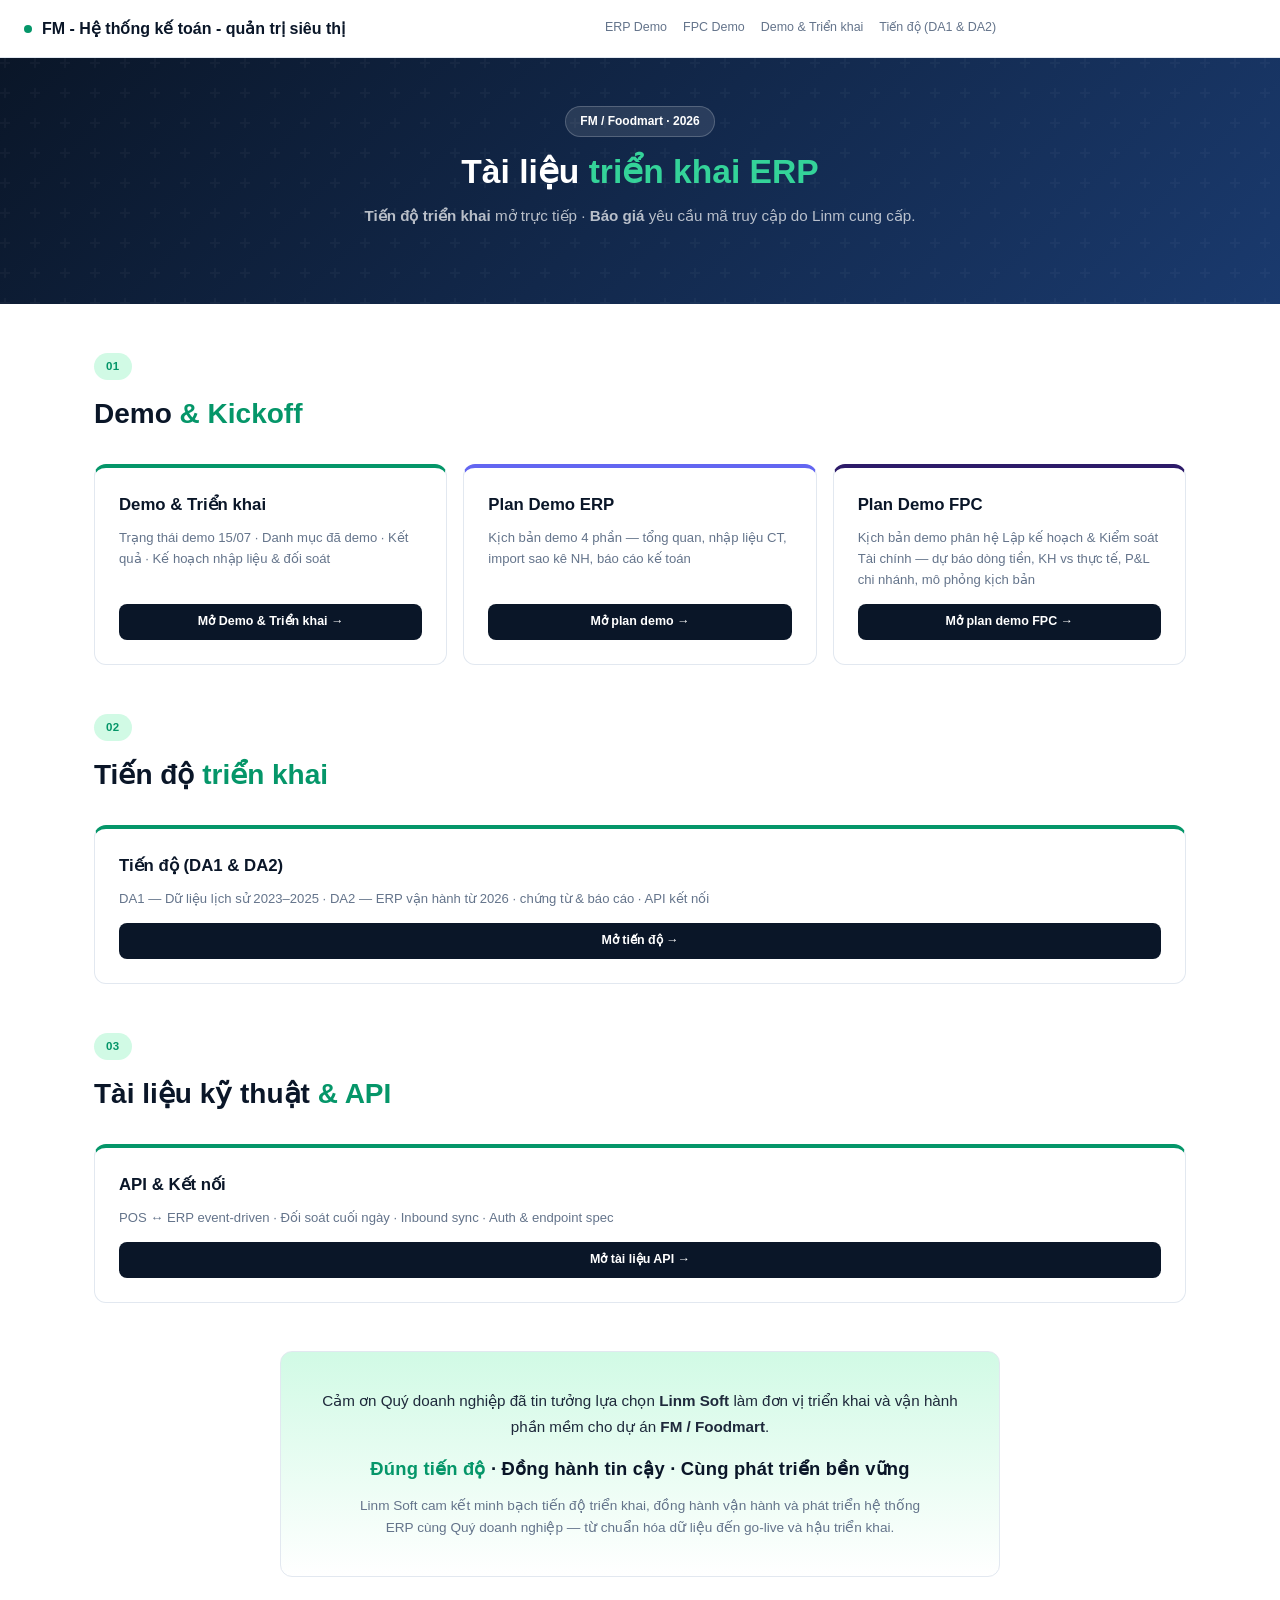
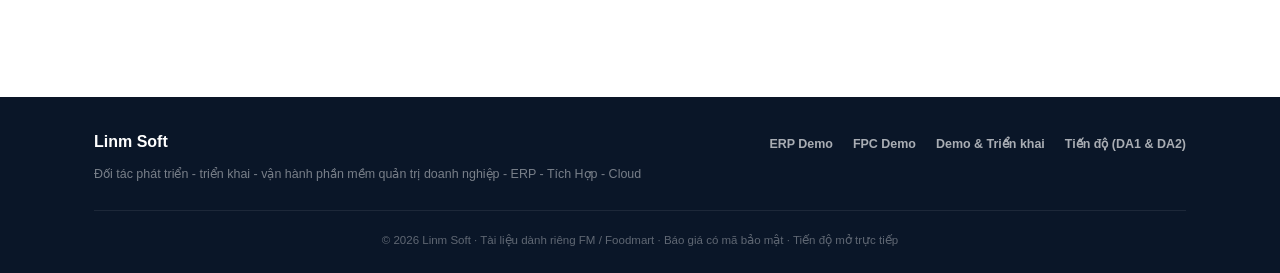
<file: index.html>
﻿<!DOCTYPE html>
<html lang="vi">
<head>
<meta charset="UTF-8">
<meta name="viewport" content="width=device-width, initial-scale=1.0">
<title>FM - Hệ thống kế toán - quản trị siêu thị</title>
<meta name="robots" content="noindex, nofollow">
<link rel="icon" type="image/svg+xml" href="icons/linm-logo.svg">
<link rel="icon" type="image/png" href="icons/linm-logo.png">
<link rel="apple-touch-icon" href="icons/linm-logo.png">
<meta name="theme-color" content="#4facfe">
<link rel="stylesheet" href="ds-tokens.css">
<link rel="stylesheet" href="site.css">
<link rel="stylesheet" href="contract.css">
</head>
<body>

<div class="contract-app">

<nav class="plan-nav">
  <a href="index.html" class="nav-logo"><div class="dot"></div> FM - Hệ thống kế toán - quản trị siêu thị</a>
  <div class="nav-links">
    <a href="demo-plan.html">ERP Demo</a>
    <a href="demo-plan-kpi.html">FPC Demo</a>
    <a href="demo-success.html">Demo &amp; Triển khai</a>
    <a href="tien-do/tien-do-2026.html">Tiến độ (DA1 &amp; DA2)</a>
  </div>
  <div class="nav-right">
  </div>
</nav>

<div class="hero compact">
  <div class="hero-badge">FM / Foodmart · 2026</div>
  <h1>Tài liệu <span>triển khai ERP</span></h1>
  <p id="home-hero-note"><strong>Tiến độ triển khai</strong> mở trực tiếp · <strong>Báo giá</strong> yêu cầu mã truy cập do Linm cung cấp.</p>
</div>

<main>
  <!-- Section 1: Demo & Kickoff -->
  <section class="page-section">
    <div class="section-tag">01</div>
    <h2 class="section-title">Demo <span>&amp; Kickoff</span></h2>
    <div class="hub-grid">
      <a class="hub-card green-top" href="demo-success.html" style="text-decoration:none;color:inherit">
        <h3>Demo &amp; Triển khai</h3>
        <p>Trạng thái demo 15/07 · Danh mục đã demo · Kết quả · Kế hoạch nhập liệu &amp; đối soát</p>
        <span class="btn-link">Mở Demo &amp; Triển khai →</span>
      </a>
      <a class="hub-card indigo-top" href="demo-plan.html" style="text-decoration:none;color:inherit">
        <h3>Plan Demo ERP</h3>
        <p>Kịch bản demo 4 phần — tổng quan, nhập liệu CT, import sao kê NH, báo cáo kế toán</p>
        <span class="btn-link">Mở plan demo →</span>
      </a>
      <a class="hub-card" href="demo-plan-kpi.html" style="text-decoration:none;color:inherit;border-top:4px solid #2d1b69">
        <h3>Plan Demo FPC</h3>
        <p>Kịch bản demo phân hệ Lập kế hoạch &amp; Kiểm soát Tài chính — dự báo dòng tiền, KH vs thực tế, P&amp;L chi nhánh, mô phỏng kịch bản</p>
        <span class="btn-link">Mở plan demo FPC →</span>
      </a>
    </div>
  </section>

  <!-- Section 2: Tiến độ -->
  <section class="page-section">
    <div class="section-tag">02</div>
    <h2 class="section-title">Tiến độ <span>triển khai</span></h2>
    <div class="hub-grid">
      <a class="hub-card featured" href="tien-do/tien-do-2026.html" id="hub-tien-do-card" style="text-decoration:none;color:inherit">
        <h3>Tiến độ (DA1 &amp; DA2)</h3>
        <p>DA1 — Dữ liệu lịch sử 2023–2025 · DA2 — ERP vận hành từ 2026 · chứng từ &amp; báo cáo · API kết nối</p>
        <span class="btn-link">Mở tiến độ →</span>
      </a>
    </div>
  </section>

  <!-- Section 3: Tài liệu kỹ thuật & API -->
  <section class="page-section">
    <div class="section-tag">03</div>
    <h2 class="section-title">Tài liệu kỹ thuật <span>&amp; API</span></h2>
    <div class="hub-grid">
      <a class="hub-card featured" href="tien-do/tien-do-2026.html#api" style="text-decoration:none;color:inherit">
        <h3>API &amp; Kết nối</h3>
        <p>POS ↔ ERP event-driven · Đối soát cuối ngày · Inbound sync · Auth &amp; endpoint spec</p>
        <span class="btn-link">Mở tài liệu API →</span>
      </a>
    </div>
  </section>

  <section class="page-section home-thanks" aria-labelledby="home-thanks-title">
    <div class="home-thanks-inner">
      <h2 id="home-thanks-title" class="visually-hidden">Lời cảm ơn</h2>
      <p class="home-thanks-lead">Cảm ơn Quý doanh nghiệp đã tin tưởng lựa chọn <strong>Linm Soft</strong> làm đơn vị triển khai và vận hành phần mềm cho dự án <strong>FM / Foodmart</strong>.</p>
      <p class="home-slogan"><span>Đúng tiến độ</span> · Đồng hành tin cậy · Cùng phát triển bền vững</p>
      <p class="home-thanks-sub">Linm Soft cam kết minh bạch tiến độ triển khai, đồng hành vận hành và phát triển hệ thống ERP cùng Quý doanh nghiệp — từ chuẩn hóa dữ liệu đến go-live và hậu triển khai.</p>
    </div>
  </section>
</main>

<footer class="site-footer">
  <div class="site-footer-inner">
    <div class="site-footer-top">
      <div class="site-footer-brand">
        <strong>Linm Soft</strong>
        <span>Đối tác phát triển - triển khai - vận hành phần mềm quản trị doanh nghiệp - ERP - Tích Hợp - Cloud</span>
      </div>
      <nav class="site-footer-links" aria-label="Liên kết tài liệu">
        <a href="demo-plan.html">ERP Demo</a>
        <a href="demo-plan-kpi.html">FPC Demo</a>
        <a href="demo-success.html">Demo &amp; Triển khai</a>
        <a href="tien-do/tien-do-2026.html">Tiến độ (DA1 &amp; DA2)</a>
      </nav>
    </div>
    <p class="site-footer-copy">© 2026 Linm Soft · Tài liệu dành riêng FM / Foodmart · Báo giá có mã bảo mật · Tiến độ mở trực tiếp</p>
  </div>
</footer>
</div>

<script src="config.js"></script>
<script src="hub-access.js"></script>
</body>
</html>
</file>
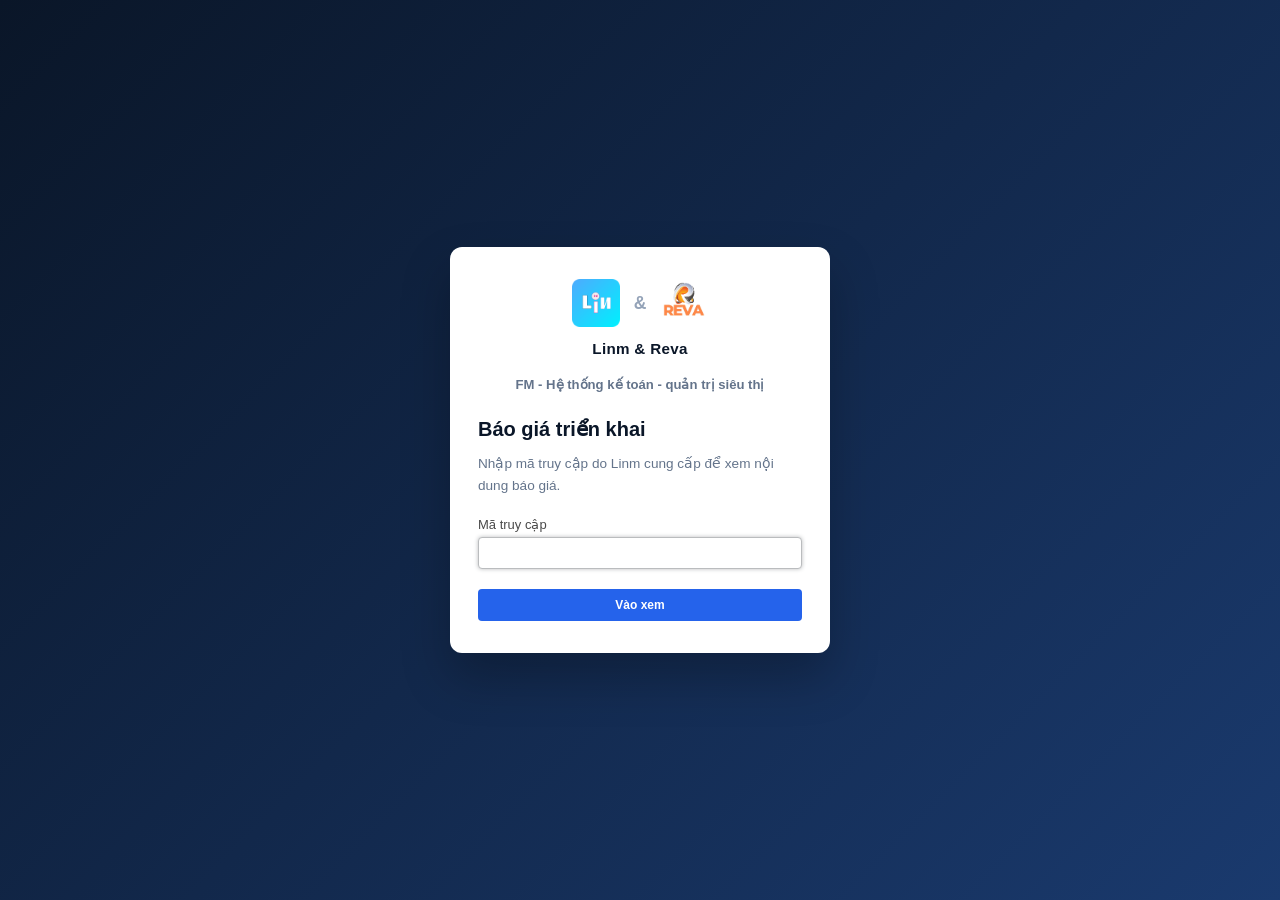
<file: bao-gia/index.html>
<!DOCTYPE html>
<html lang="vi">
<head>
<meta charset="UTF-8">
<base href="/bao-gia/">
<meta name="viewport" content="width=device-width, initial-scale=1.0">
<title>Báo giá triển khai REVA · ERP &amp; tích hợp · Linm Soft · 28/06/2026</title>
<meta name="robots" content="noindex, nofollow">
<link rel="icon" type="image/svg+xml" href="../icons/linm-logo.svg">
<link rel="icon" type="image/png" href="../icons/linm-logo.png">
<link rel="apple-touch-icon" href="../icons/linm-logo.png">
<meta name="theme-color" content="#4facfe">
<link rel="stylesheet" href="../ds-tokens.css">
<link rel="stylesheet" href="../site.css">
<link rel="stylesheet" href="../contract.css">
<link rel="stylesheet" href="../access.css">
<link rel="stylesheet" href="../tien-do/tien-do-shared.css">
<link rel="stylesheet" href="bao-gia-shared.css">
<link rel="stylesheet" href="bao-gia-hop-dong-modal.css">
<link rel="stylesheet" href="../contract/doc-page-numbers.css">
<style>#contract-app[hidden],#contract-app.is-locked{display:none!important}</style>
</head>
<body class="contract-locked">

<div id="contract-gate" class="contract-gate" role="dialog" aria-modal="true" aria-labelledby="gate-title">
  <div class="contract-gate-card">
    <div class="contract-gate-logo"><div class="dot"></div> FM - Hệ thống kế toán - quản trị siêu thị</div>
    <h1 id="gate-title">Báo giá triển khai</h1>
    <p>Nhập mã truy cập do Linm cung cấp để xem nội dung báo giá.</p>
    <form id="contract-gate-form" class="contract-gate-form" autocomplete="off">
      <div class="field field-full">
        <label for="contract-gate-code" class="field-label">Mã truy cập</label>
        <input type="password" id="contract-gate-code" class="field-input" name="code" autocomplete="off" required aria-describedby="contract-gate-error">
        <p id="contract-gate-error" class="field-message field-message-error" role="alert" hidden><span id="contract-gate-error-text" class="field-message-text"></span></p>
      </div>
      <button type="submit" class="btn btn-primary btn-full">Vào xem</button>
    </form>
    <p id="contract-gate-setup" class="contract-gate-setup" hidden></p>
  </div>
</div>

<nav class="plan-nav plan-nav-public" id="plan-nav-public" aria-label="Tiến độ công khai">
  <a href="../index.html" class="nav-logo"><div class="dot"></div> FM - Hệ thống kế toán - quản trị siêu thị</a>
  <div class="nav-links">
    <a href="../tien-do/tien-do-2026.html">Tiến độ (DA1 &amp; DA2)</a>
  </div>
  <div class="nav-right">
    <a href="../index.html" class="nav-back">← Trang chủ</a>
  </div>
</nav>

<div id="contract-app" class="contract-app is-locked" aria-hidden="true" hidden>

<nav class="plan-nav">
  <a href="../index.html" class="nav-logo"><div class="dot"></div> FM - Hệ thống kế toán - quản trị siêu thị</a>
  <div class="nav-links">
    <a href="index.html" class="active">Báo giá</a>
    <a href="../tien-do/tien-do-2026.html">Tiến độ (DA1 &amp; DA2)</a>
  </div>
  <div class="nav-right">
    <a href="../index.html" class="nav-back">← Trang chủ</a>
    <button type="button" class="nav-action nav-action-print" onclick="window.print()">In báo giá</button>
  </div>
</nav>

<div class="hero compact">
  <div class="hero-badge">Báo giá triển khai · REVA / Foodmart · 2026</div>
  <h1>Báo giá <span>ERP Linm &amp; tích hợp</span></h1>
  <p>Phạm vi gồm <strong>chuẩn hóa dữ liệu 2023–2025</strong>, <strong>phân hệ kế toán · bán hàng · mua hàng · kho · nhân sự &amp; lương</strong>, <strong>API kết nối bên thứ 3</strong> và các hạng mục mở rộng (<strong>Mobile app REVA end-user</strong> · MoZa · Thợ). Tham chiếu tiến độ: <a href="../tien-do/phase1-fm02.html" class="hero-progress-link">báo cáo FM02-A1 Eratown</a>.</p>
  <div class="hero-stats quote-hero-stats">
    <div class="hero-stat"><div class="val">290 tr</div><div class="lbl">Giá trị HĐ cốt lõi</div></div>
    <div class="hero-stat"><div class="val">+100 tr</div><div class="lbl">Thưởng theo hạng mục<br><small>(tối thiểu · tách từ giá trị HĐ)</small></div></div>
    <div class="hero-stat"><div class="val">10·20×4·10</div><div class="lbl">Lộ trình thanh toán<br><small>6 đợt / dự án</small></div></div>
  </div>
</div>

<div class="tien-do-tabs-wrap">
  <div class="tien-do-tabs" role="tablist" aria-label="Báo giá REVA">
    <button type="button" class="tien-do-tab active" role="tab" aria-selected="true" aria-controls="bao-gia-panel-hang-muc" data-tien-do-tab="hang-muc">1 · Hạng mục (ERP &amp; API)</button>
    <button type="button" class="tien-do-tab" role="tab" aria-selected="false" aria-controls="bao-gia-panel-phan-he" data-tien-do-tab="phan-he">2 · Danh mục · CT · BC</button>
    <button type="button" class="tien-do-tab" role="tab" aria-selected="false" aria-controls="bao-gia-panel-timeline" data-tien-do-tab="timeline">3 · Timeline Release</button>
    <button type="button" class="tien-do-tab" role="tab" aria-selected="false" aria-controls="bao-gia-panel-ban-giao" data-tien-do-tab="ban-giao">4 · Bàn giao · Hạ tầng</button>
    <button type="button" class="tien-do-tab" role="tab" aria-selected="false" aria-controls="bao-gia-panel-bao-tri" data-tien-do-tab="bao-tri">5 · Bảo trì phần mềm</button>
    <button type="button" class="tien-do-tab" role="tab" aria-selected="false" aria-controls="bao-gia-panel-dieu-khoan" data-tien-do-tab="dieu-khoan">6 · Điều khoản triển khai</button>
  </div>
</div>

<!-- TAB 1 -->
<article id="bao-gia-panel-hang-muc" class="tien-do-doc bao-gia-doc tien-do-page tien-do-panel is-active" data-tien-do-panel="hang-muc" role="tabpanel">

<p class="print-tab-label" aria-hidden="true">Phần 1 · Hạng mục (ERP &amp; API)</p>
<div class="doc-print-sheet">
<div class="doc-header">
  <p class="kicker">Báo giá triển khai · FM - Hệ thống kế toán - quản trị siêu thị</p>
  <h1 class="doc-title">Báo giá theo hạng mục — ERP &amp; API kết nối</h1>
  <p class="doc-meta">
    <strong>Kính gửi:</strong> Ban lãnh đạo REVA / Foodmart<br>
    <strong>Ngày:</strong> 28/06/2026<br>
    <strong>Đơn vị:</strong> Linm Soft
  </p>
</div>

<h2>Tổng hợp giá trị</h2>
<div class="quote-sum-grid">
  <div class="quote-sum-grid-cards">
  <div class="quote-sum-card featured">
    <div class="price">150 tr</div>
    <div class="lbl">Dữ liệu 2023–2025<br><small>12 cửa hàng · đối soát FM02-A1 Eratown</small></div>
  </div>
  <div class="quote-sum-card featured">
    <div class="price">140 tr</div>
    <div class="lbl">Phân hệ ERP<br><small>KT · BH · MH · Kho · HR · Lương</small></div>
  </div>
  <div class="quote-sum-card">
    <div class="price">+50 tr</div>
    <div class="lbl">Thưởng BC kế toán<br><small>Tối thiểu · NT BC KT · 31/08/2026</small></div>
  </div>
  <div class="quote-sum-card">
    <div class="price">+50 tr</div>
    <div class="lbl">Thưởng BC tập đoàn<br><small>Tối thiểu · NT BC tập đoàn · 05/01/2027</small></div>
  </div>
  <div class="quote-sum-card">
    <div class="price">290 tr</div>
    <div class="lbl">Thanh toán theo dự án (10·20×4·10)<br><small>2 dự án riêng · chưa gồm API có phí · Mobile · MoZa · Thợ</small></div>
  </div>
  </div>
  <div class="quote-sum-card featured quote-sum-card-total">
    <div class="price">390 tr</div>
    <div class="lbl">Giá trị HĐ thỏa thuận<br><small>290 tr + 100 tr thưởng tối thiểu (tách từ giá trị HĐ)</small></div>
  </div>
</div>

<h2>1 · Dữ liệu lịch sử 2023–2025 — 150 triệu VND</h2>
<p class="lead">Bao gồm các hạng mục theo tiến độ triển khai tại <a href="../tien-do/phase1-fm02.html">báo cáo tiến độ FM02-A1 Eratown</a>: chuẩn hóa master, đồng bộ POS → ERP, import chi phí, đối soát và báo cáo quản trị trên 12 cửa hàng.</p>

<table class="deliver-table quote-table">
<thead><tr><th>STT</th><th>Hạng mục</th><th>Nội dung</th><th>Giá (tr)</th></tr></thead>
<tbody>
<tr><td>1</td><td><strong>Danh mục dùng chung</strong></td><td>NCC (575 + nhóm L1/L2), KH (~34.300), VT (~31.700), Nhân viên (45 · mã <code>IMP.NNNNN</code>), quy tắc định khoản (129), TK TT200/TT99, kênh TT (18), 12 đơn vị cơ sở</td><td class="price-col">—</td></tr>
<tr><td>2</td><td><strong>Kết nối POS → ERP</strong></td><td>Hóa đơn bán · Phiếu thu · Phiếu chi — connector <code>reva-fm-*</code></td><td class="price-col">—</td></tr>
<tr><td>3</td><td><strong>Dữ liệu chi phí / PNM</strong></td><td>Import phiếu nhập kho · hạch toán theo REVA</td><td class="price-col">—</td></tr>
<tr><td>4</td><td><strong>Báo có / báo nợ · Ủy nhiệm chi</strong></td><td>Danh mục định khoản BC/BN · <strong>UNC</strong> (phiếu chi ngân hàng) · import &amp; đối soát sao kê khi REVA cung cấp dữ liệu</td><td class="price-col">—</td></tr>
<tr><td>5</td><td><strong>Báo cáo bảng kê &amp; thống kê</strong></td><td>Đối soát HĐ/PT/PC · báo cáo quản trị 2023–2025 · mở rộng 11 CH còn lại</td><td class="price-col">—</td></tr>
<tr class="total-row"><td colspan="3"><strong>Gói dữ liệu 2023–2025 (gộp 5 hạng mục)</strong></td><td class="price-col"><strong>150</strong></td></tr>
</tbody>
</table>

<h2>2 · Phân hệ quản lý ERP — 140 triệu VND</h2>
<p class="lead">Triển khai và vận hành <strong>Hệ thống ERP</strong> cho <strong>nghiệp vụ từ năm 2026 trở đi</strong>: <strong>Kế toán — Tài chính</strong>, <strong>Bán hàng</strong>, <strong>Mua hàng</strong>, <strong>Kho</strong>, <strong>Nhân sự &amp; Lương</strong>, <strong>Quản lý chi phí</strong>. Khác với gói <strong>dữ liệu lịch sử 2023–2025</strong> (nhập liệu và đối soát), phân hệ ERP cho phép <strong>cập nhật sổ sách và báo cáo theo thời gian thực</strong> — mỗi chứng từ phát sinh trên hệ thống được phản ánh ngay vào báo cáo.</p>

<table class="deliver-table quote-table">
<thead><tr><th>Phân hệ</th><th>Phạm vi chính</th><th>Giá HĐ (tr)</th></tr></thead>
<tbody>
<tr><td><strong>Kế toán — Tài chính</strong></td><td>Phiếu thu, Phiếu chi, sổ cái, sổ quỹ, báo cáo tài chính B01/B02/B03, kết chuyển cuối kỳ</td><td class="price-col price-col--center" rowspan="5"><strong>140</strong><br><small>(gói phân hệ)</small></td></tr>
<tr><td><strong>Bán hàng</strong></td><td>Hóa đơn bán, báo cáo doanh thu / bán hàng theo cửa hàng</td></tr>
<tr><td><strong>Mua hàng</strong></td><td>Phiếu nhập mua, đơn mua hàng, đối soát nhà cung cấp · thay thế website mua hàng REVA hiện tại</td></tr>
<tr><td><strong>Kho</strong></td><td>Nhập — xuất — tồn, khóa sổ kho, tính giá vốn (theo cấu hình REVA)</td></tr>
<tr><td><strong>Nhân sự &amp; Lương</strong></td><td>Danh mục nhân viên (mã <code>IMP.NNNNN</code>), bảng lương, chi phí nhân sự</td></tr>
</tbody>
</table>

<div class="section-block erp-outcome">
<h3>2a · Kết quả kỳ vọng khi vận hành (từ 2026)</h3>
<p class="lead lead--compact">Khi nghiệm thu phân hệ ERP, REVA nhận được <strong>bộ báo cáo tương đương giai đoạn 2023–2025</strong> (báo cáo kế toán, báo cáo quản trị cửa hàng, báo cáo Ban quản trị) và <strong>bổ sung khả năng xem theo thời gian vận hành thực tế</strong>. Vì dữ liệu phát sinh liên tục trên ERP, mọi báo cáo <strong>cập nhật theo thời gian thực</strong> theo kỳ người dùng chọn.</p>

<div class="quote-table-group quote-table-group--compact">
<table class="deliver-table quote-table">
<thead><tr><th>Loại báo cáo</th><th>Nội dung</th><th>Ghi chú</th></tr></thead>
<tbody>
<tr><td><strong>Báo cáo kế toán &amp; quản trị</strong></td><td>Kết quả kinh doanh (P&amp;L) theo cửa hàng · Doanh thu · Chi phí · Lợi nhuận · So sánh chi phí chuẩn · Bảng cân đối kế toán (B01) · Báo cáo KQ hoạt động kinh doanh (B02) · Báo cáo lưu chuyển tiền tệ (B03) · Bảng kê thu chi · Sổ cái · Sổ quỹ</td><td>Tương đương <a href="../tien-do/phase1-fm02.html">báo cáo 2023–2025</a> · chi tiết Tab 2</td></tr>
<tr><td><strong>Chọn kỳ xem báo cáo</strong></td><td>Theo ngày (từ ngày — đến ngày), tuần, tháng, quý, năm hoặc kỳ tùy chọn — áp dụng thống nhất trên báo cáo quản trị và kế toán</td><td>Theo thời gian thực · không chờ chốt cuối ngày</td></tr>
<tr><td><strong>Báo cáo thuế</strong></td><td>Báo cáo và tờ khai thuế theo quy định nhà nước (Thông tư 200/99 và phụ lục — theo phạm vi thỏa thuận từng loại)</td><td>Phân hệ Kế toán · Báo cáo</td></tr>
<tr><td><strong>Báo cáo quản trị &amp; tổng quan</strong></td><td>Bảng <strong>Kế hoạch — Thực đạt</strong> · Báo cáo <strong>Dòng tiền</strong> · <strong>Dashboard</strong> tổng quan tài chính · Chỉ số quản trị theo cửa hàng / tập đoàn</td><td>Hạng mục thưởng báo cáo</td></tr>
<tr><td><strong>Một nguồn số liệu thống nhất</strong></td><td>Toàn bộ nghiệp vụ <strong>kế toán, kho, bán hàng, mua hàng, lương</strong> trên ERP được hạch toán và tổng hợp thành <strong>bộ báo cáo kế toán — quản trị cuối cùng</strong> — một nguồn số liệu duy nhất, cập nhật ngay khi có chứng từ phát sinh</td><td>Gói phân hệ ERP 140 tr</td></tr>
</tbody>
</table>
<div class="panel-note"><strong>Tóm lại:</strong> Hệ thống ERP không chỉ lưu chứng từ — mục tiêu là biến toàn bộ nghiệp vụ siêu thị (kế toán, kho, bán hàng, mua hàng, nhân sự) thành <strong>bộ báo cáo kế toán — quản trị đầy đủ</strong>, xem được <strong>theo bất kỳ kỳ thời gian nào</strong> và phản ánh số liệu tại thời điểm truy vấn.</div>
</div>
</div>

<div class="section-block erp-platform">
<h3>2b · Nền tảng REVA — gom hệ thống vận hành</h3>
<p class="lead lead--compact">Phạm vi kiến trúc đã trao đổi và <strong>xác nhận với phòng IT REVA (anh Tuấn)</strong>: gom các hệ thống vận hành vào <strong>một nền tảng REVA thống nhất</strong>, trong đó <strong>Hệ thống ERP Linm</strong> là lõi kế toán và quản trị.</p>

<table class="deliver-table quote-table">
<thead><tr><th>Hạng mục</th><th>Định hướng triển khai</th><th>Ghi chú</th></tr></thead>
<tbody>
<tr><td><strong>Nền tảng REVA</strong></td><td>Một cổng truy cập, cùng tên miền: <strong>Kế toán (ERP)</strong>, <strong>POS bán hàng</strong>, <strong>Mua hàng &amp; Kho</strong>, và các phân hệ khác (Hội viên, Báo cáo tập đoàn, …)</td><td>Đã trao đổi · IT REVA xác nhận</td></tr>
<tr><td><strong>POS và ERP</strong></td><td>Từ 2026: POS <strong>liên kết trực tiếp</strong> vào ERP trên <strong>cùng cổng REVA</strong> (cùng tên miền), người dùng chuyển qua lại thuận tiện; <strong>không</strong> nhúng POS vào giao diện ERP dưới dạng module con</td><td>2023–2025: đồng bộ Hóa đơn · Phiếu thu · Phiếu chi qua kết nối API</td></tr>
<tr class="bonus-row"><td><strong>Shell link · <code>@linm/shell-url</code></strong></td><td>POS và các ứng dụng web <strong>hiện do Foodmart sở hữu</strong> mở qua menu sidebar cổng REVA (<strong>iframe shell</strong> — MFE <code>Linm.Web.ShellUrl</code>); URL giữ domain REVA · nút Home về dashboard ERP — <strong>không</strong> migrate lại dưới dạng microfrontend con</td><td><span class="badge done">Miễn phí</span> · trong phạm vi HĐ cốt lõi</td></tr>
<tr><td><strong>Website mua hàng REVA</strong></td><td>Chuyển sang dùng <strong>Phân hệ Mua hàng</strong> trên ERP — thay website mua hàng riêng hiện tại</td><td>Linm hỗ trợ <strong>chuyển đổi chứng từ mua hàng cũ</strong> sang ERP</td></tr>
<tr><td><strong>Dữ liệu lịch sử và vận hành mới</strong></td><td>Nhập và đối soát <strong>2023–2025</strong> (Dự án 1) tách biệt với <strong>vận hành từ 2026</strong> (Dự án 2)</td><td>Tab 1 · mục 1</td></tr>
</tbody>
</table>
<p><em>Chi tiết danh mục · chứng từ · báo cáo: <a href="#phan-he">Tab 2</a> · Kiến trúc bàn giao: <a href="#ban-giao">Tab 4</a>.</em></p>

<div class="section-block section-block--surface section-block--spaced" id="shell-url-reva">
<h3>2c · Shell link — liên kết ứng dụng Foodmart trên cổng REVA</h3>
<p class="lead lead--compact">Triển khai kỹ thuật theo platform MFE <strong><code>Linm.Web.ShellUrl</code></strong> (<code>@linm/shell-url</code>): menu Auth loại <strong><code>shell</code></strong> — mỗi mục trỏ tới URL ứng dụng ngoài (vd. POS BossSoft) nhưng người dùng vẫn ở <strong>cùng tên miền REVA</strong> (route vd. <code>/reva/pos</code>) · iframe load <code>DefaultUrl</code> · FAB / nút <strong>Home</strong> quay về dashboard ERP.</p>

<table class="deliver-table quote-table">
<thead><tr><th>Hạng mục</th><th>Cam kết triển khai</th><th>Chi phí</th></tr></thead>
<tbody>
<tr class="bonus-row"><td><strong>POS bán hàng (BossSoft / FM)</strong></td><td>Menu shell trên cổng REVA — liên kết trực tiếp, chuyển qua lại ERP thuận tiện; đồng bộ chứng từ qua API (Tab 1 · mục 1)</td><td rowspan="3"><span class="badge done">Không phát sinh chi phí</span><br><small>Trong phạm vi HĐ cốt lõi</small></td></tr>
<tr><td><strong>Ứng dụng web Foodmart khác</strong> (theo yêu cầu đã thống nhất)</td><td>Cấu hình menu <code>menuType=shell</code> + <code>DefaultUrl</code> — <strong>không</strong> viết lại UI dưới dạng MFE ERP con</td></tr>
<tr><td><strong>Phạm vi loại trừ</strong></td><td>Migrate / refactor POS (hoặc app khác) thành microfrontend native ERP · thay đổi nghiệp vụ POS · hosting app ngoài do Foodmart tự quản — báo giá riêng nếu yêu cầu</td></tr>
</tbody>
</table>

<div class="panel-note"><strong>Pilot cấu hình (tham chiếu):</strong> Path <code>/reva/pos</code> · DefaultUrl <code>https://quanlyfoodmart.bosssoft.vn/</code> · package <code>@linm/shell-url</code>. Foodmart / IT REVA cung cấp URL chính thức và quyền truy cập iframe (CSP / X-Frame-Options) trước go-live.</div>
</div>
</div>

<h2>3 · Hạng mục thưởng — tối thiểu 100 triệu VND <small class="bonus-heading-note">(tách từ giá trị HĐ · Dự án ERP)</small></h2>
<p class="lead lead--compact">Phần thưởng <strong>50 tr + 50 tr</strong> là mức <strong>tối thiểu</strong>, được <strong>tách riêng</strong> khỏi gói phân hệ 140 tr và thanh toán theo <strong>mốc nghiệm thu báo cáo</strong> (không gộp vào lộ trình <strong>10·20×4·10</strong> của gói ERP).</p>
<table class="deliver-table quote-table">
<thead><tr><th>Hạng mục thưởng</th><th>Điều kiện nghiệm thu</th><th>Mốc dự kiến</th><th>Giá tối thiểu (tr)</th></tr></thead>
<tbody>
<tr class="bonus-row"><td><strong>Release hệ thống báo cáo kế toán</strong></td><td>Nghiệm thu BC kế toán đúng hạn</td><td><strong>31/08/2026</strong></td><td class="price-col">50</td></tr>
<tr class="bonus-row"><td><strong>Release hệ thống báo cáo tập đoàn</strong></td><td>Nghiệm thu BC tập đoàn / ban quản trị đúng hạn</td><td>05/01/2027</td><td class="price-col">50</td></tr>
<tr class="total-row"><td colspan="3"><strong>Tổng thưởng tối thiểu (tách từ giá trị HĐ)</strong></td><td class="price-col"><strong>100</strong></td></tr>
</tbody>
</table>

<h2>4 · API &amp; kết nối bên thứ 3</h2>
<p class="lead lead--compact">Áp dụng cho mọi <strong>API bên thứ 3 do REVA quản lý</strong> (ngân hàng, hội viên, đối tác, …) khi tích hợp vào ERP Linm. REVA cung cấp <strong>danh mục API đầy đủ</strong> trước kick-off từng luồng — Linm đối chiếu trạng thái để xác định miễn phí hay có phí.</p>

<div class="section-block api-reva">
<h3>API phía REVA — nguyên tắc miễn phí / có phí</h3>
<table class="deliver-table quote-table quote-table--cols-3 quote-table--api-pricing">
<colgroup>
  <col class="col-a">
  <col class="col-b">
  <col class="col-c">
</colgroup>
<thead><tr><th>Trạng thái API tại REVA</th><th>Điều kiện</th><th>Tính phí kết nối Linm</th></tr></thead>
<tbody>
<tr><td><strong>Đã kết nối · đang hoạt động</strong></td><td>REVA đã tích hợp với đơn vị cung cấp; có <strong>đầy đủ thông số kết nối</strong> (URL, loại xác thực, luồng GET/PUT); đang chạy <strong>realtime / production</strong></td><td class="api-fee-col"><div class="api-fee-cell"><span class="badge done">Không tính phí</span><small>Chỉ map sang ERP Linm</small></div></td></tr>
<tr><td><strong>Chưa kết nối · chưa vận hành chính thức</strong></td><td>REVA mới làm việc / POC; <strong>chưa</strong> kết nối và sử dụng chính thức; API <strong>chưa hoạt động</strong> ổn định</td><td class="api-fee-col"><div class="api-fee-cell"><span class="badge partial">Có tính phí</span><small>Kết nối mới — bắt buộc testing &amp; check kết nối cùng đơn vị cung cấp</small></div></td></tr>
</tbody>
</table>
<p><em>Trường hợp API phức tạp hoặc thiếu tài liệu kỹ thuật: Linm trao đổi báo giá riêng trước khi triển khai — chỉ thực hiện khi REVA đồng ý.</em></p>
</div>

<div class="section-block api-reva-inventory">
<h3>Danh mục API REVA cần cung cấp (theo từng API)</h3>
<p class="lead lead--compact">REVA gửi bảng kê khai (Excel/Sheet hoặc tài liệu kỹ thuật) <strong>trước khi Linm bắt đầu tích hợp</strong>. Mỗi dòng API gồm các cột sau — <strong>không cần gửi key/token thật</strong>, chỉ mô tả loại xác thực và tham số kết nối.</p>
<table class="deliver-table quote-table">
<thead><tr><th>STT</th><th>Trường thông tin</th><th>Mô tả / ví dụ</th></tr></thead>
<tbody>
<tr><td>1</td><td><strong>API name</strong></td><td>Tên nghiệp vụ / hệ thống — vd: <code>Membership · tra cứu điểm</code>, <code>NH · sao kê TK doanh nghiệp</code></td></tr>
<tr><td>2</td><td><strong>API URL</strong></td><td>Base URL hoặc endpoint chính — vd: <code>https://api.reva.vn/mbs/v1/...</code></td></tr>
<tr><td>3</td><td><strong>Thông số kết nối</strong></td><td>Token, credential, header bắt buộc — <strong>chỉ ghi loại xác thực</strong> (Bearer JWT · API Key · OAuth2 client · Basic · certificate mTLS …), <em>không gửi secret/key thật qua email/chat</em></td></tr>
<tr><td>4</td><td><strong>Trạng thái kết nối</strong></td><td><strong>Chưa kết nối</strong> · hoặc <strong>Đã kết nối — run realtime</strong> (production / UAT có traffic thật)</td></tr>
<tr><td>5</td><td><strong>Cơ chế sync dữ liệu</strong></td><td>HTTP method &amp; hướng luồng — <strong>GET</strong> (lấy dữ liệu) · <strong>PUT/POST</strong> (đẩy dữ liệu) · webhook callback · lịch batch (cron)</td></tr>
<tr><td>6</td><td><strong>Thời gian đã hoạt động</strong></td><td>Mốc vận hành ổn định — vd: <em>Đã hoạt động từ 2025</em>, <em>POC từ 06/2026 — chưa production</em> — dùng xác định độ ổn định &amp; miễn phí / có phí</td></tr>
</tbody>
</table>
</div>

<div class="section-block api-free">
<h3>Miễn phí triển khai (trong thời gian dự án)</h3>
<ul>
<li><strong>API POS → chứng từ Thu / Chi / Hóa đơn</strong> — đồng bộ bill, phiếu thu/chi về ERP Linm</li>
<li><strong>API Membership</strong> — kết nối hệ thống hội viên REVA (đọc hồ sơ, điểm, lịch sử theo phạm vi thỏa thuận) — khi API đã <strong>đang hoạt động</strong> tại REVA và đủ thông số theo bảng trên</li>
</ul>
</div>

<div class="section-block api-paid">
<h3>Triển khai có phí (trong giai đoạn dự án)</h3>
<p class="lead lead--compact">Áp dụng cho API <strong>chưa kết nối / chưa hoạt động chính thức</strong> tại REVA, hoặc luồng <strong>kết nối mới</strong> cần testing phối hợp đơn vị cung cấp.</p>
<table class="deliver-table quote-table">
<thead><tr><th>Loại API</th><th>Mô tả</th><th>Đơn giá</th></tr></thead>
<tbody>
<tr><td><strong>Ngân hàng — lấy dữ liệu</strong></td><td>API đối soát sao kê, báo có/báo nợ, giao dịch NH</td><td class="price-col"><strong>2 tr</strong> / 1 API</td></tr>
<tr><td><strong>Ngân hàng — đẩy dữ liệu</strong></td><td>API lịch chuyển khoản, đẩy lệnh thanh toán theo lịch</td><td class="price-col"><strong>3 tr</strong> / 1 API</td></tr>
</tbody>
</table>
<p><em>API bên thứ 3 có tính chất phức tạp: Linm trao đổi báo giá riêng với REVA trước khi triển khai — chỉ thực hiện khi có đồng thuận.</em></p>
</div>

<div class="section-block api-post">
<h3>Sau khi kết thúc dự án</h3>
<p><strong>API kết nối mới</strong> với bên thứ 3: giá dự kiến <strong>5 triệu VND / 1 API</strong> (chuẩn). Trường hợp phức tạp — báo giá riêng, triển khai khi REVA đồng ý.</p>
</div>
</div>

<div class="doc-thong-tin-bo-sung" data-page-numbering="exclude" id="erp-van-hanh-mo-rong">

<h2>1 · ERP Linm · Chính sách bảo trì và hạng mục mở rộng (multi-tenant Foodmart)</h2>
<p class="lead">Hệ thống ERP Linm triển khai cho Foodmart (FM) hỗ trợ <strong>multi-tenant theo đơn vị cơ sở</strong> (<code>companyCode</code>) — mỗi cửa hàng / pháp nhân có sổ chứng từ · sổ cái · báo cáo riêng; người dùng chuyển đơn vị làm việc trên giao diện. Phần dưới quy định <strong>chi phí dịch vụ vận hành</strong> sau go-live — <strong>tách rõ</strong> đổi thông tin cơ bản (tên · logo · CompanyInfo) và <strong>đổi pháp nhân</strong> (đóng PN hiện tại · chuyển sang PN mới) — cùng thêm cửa hàng · tách pháp nhân; <strong>không</strong> bao gồm phát triển tính năng nền tảng mới trừ khi có phụ lục riêng. <strong>Liên kết shell</strong> POS / app Foodmart trên cổng REVA (<code>@linm/shell-url</code>) — xem Tab 1 · mục <strong>2c</strong> — <span class="badge done">không phát sinh chi phí</span> trong HĐ cốt lõi.</p>

<div class="quote-table-group quote-table-group--compact">
<table class="deliver-table quote-table">
<thead><tr><th>STT</th><th>Hạng mục</th><th>Chính sách chi phí (VNĐ · chưa VAT)</th></tr></thead>
<tbody>
<tr class="bonus-row"><td>1</td><td><strong>Đổi thông tin cơ bản</strong><br><small>Đổi tên / logo URL / CompanyInfo</small></td><td><strong>Lần đầu</strong> (trong thời gian triển khai + bảo hành): <span class="badge done">Miễn phí</span><br><strong>Các lần sau:</strong> mức tham chiếu dự kiến <strong>5 triệu / lần</strong></td></tr>
<tr><td>2</td><td><strong>Đổi pháp nhân</strong><br><small>Đóng pháp nhân hiện tại · chuyển toàn bộ thông tin sang pháp nhân mới</small></td><td><strong>Đổi thông tin pháp nhân:</strong> <strong>10 triệu</strong><br><strong>Đổi mẫu in theo yêu cầu:</strong> báo giá tại thời điểm — mức tham chiếu dự kiến <strong>từ 20 triệu</strong></td></tr>
<tr><td>3</td><td><strong>Thêm cửa hàng mới</strong><br><small>Tenant · map POS branch · scope user</small></td><td><strong>IT Foodmart</strong> tự thực hiện theo tài liệu Linm: <span class="badge done">Không tính phí</span><br><strong>Linm</strong> testing + hỗ trợ go-live: <strong>20 triệu / cửa hàng</strong><br>Lỗi do Foodmart tự cấu hình sai: báo giá khắc phục tại thời điểm</td></tr>
<tr><td>4a</td><td><strong>Tách pháp nhân</strong> (1 → n) — sổ mới từ cut-off<br><small>Không migrate dữ liệu lịch sử</small></td><td><strong>100 triệu / 01 pháp nhân mới</strong><br>vd. 1 → 2 = <strong>100 triệu</strong> · 1 → 3 = <strong>200 triệu</strong><br>Bao gồm: cấu hình tenant · báo cáo · đối soát từ cut-off (cùng đợt tách)</td></tr>
<tr><td>4b</td><td><strong>Tách / migrate dữ liệu cũ</strong> (tùy chọn)</td><td><strong>Từ 100 triệu</strong> trở lên — báo giá sau khảo sát (phụ thuộc số lượng chứng từ)</td></tr>
</tbody>
</table>
</div>

<h3>1a · Đổi thông tin cơ bản (tên / logo / CompanyInfo)</h3>
<p class="lead lead--compact"><strong>Phạm vi:</strong> Cập nhật <strong>PlatformCompany</strong> (tên, logo URL), <strong>CompanyInfo</strong> (MST, địa chỉ, ngân hàng); kiểm tra hiển thị tenant trên giao diện ERP. <strong>Lần đầu</strong> (triển khai + bảo hành): <span class="badge done">Miễn phí</span> · <strong>các lần sau:</strong> mức tham chiếu dự kiến <strong>5 triệu / lần</strong>. <strong>Không bao gồm</strong> đổi pháp nhân (mục <strong>1b</strong>) · thiết kế lại mẫu in (mục <strong>1b</strong>) · white-label shell (favicon, domain) · HĐĐT / POS bên thứ ba.</p>

<h3>1b · Đổi pháp nhân</h3>
<p class="lead lead--compact"><strong>Phạm vi:</strong> <strong>Đóng pháp nhân hiện tại</strong>, thiết lập pháp nhân mới và <strong>chuyển toàn bộ thông tin</strong> hiển thị / cấu hình sang pháp nhân mới. <strong>Đổi thông tin pháp nhân:</strong> <strong>10 triệu</strong>. <strong>Đổi mẫu in theo yêu cầu</strong> (header/footer, layout chứng từ / báo cáo): báo giá tại thời điểm — mức tham chiếu dự kiến <strong>từ 20 triệu</strong>. <strong>Không bao gồm</strong> tách pháp nhân (mục <strong>1d</strong>) · migrate dữ liệu lịch sử (mục <strong>4b</strong>).</p>

<h3>1c · Thêm cửa hàng</h3>
<p class="lead lead--compact"><strong>Gói Linm 20 triệu / CH</strong> gồm: tạo tenant · gán quyền user · map <code>branchId</code> POS · master tối thiểu · smoke test (01 CT + 01 BC) · một buổi hỗ trợ go-live. <strong>Không gồm</strong> nhập số dư đầu kỳ · migrate lịch sử.</p>
<div class="panel-note"><strong>Self-service IT Foodmart:</strong> Miễn phí khi thực hiện đúng checklist Linm cung cấp và tự nghiệm thu. Linm không chịu trách nhiệm dữ liệu sai tenant nếu chưa hoàn tất map POS / scope user.</div>

<h3>1d · Tách pháp nhân</h3>
<p class="lead lead--compact"><strong>100 triệu / 01 pháp nhân mới</strong> — tách hệ thống từ <strong>ngày cut-off</strong> (biên bản ký trước khi thực hiện). Cùng một đợt tách: tổng phí = <strong>100 triệu × số pháp nhân mới</strong>. <strong>Khác</strong> mục <strong>1b</strong> (đổi pháp nhân — đóng PN cũ · chuyển sang PN mới). <strong>Không bao gồm:</strong> phân tích · phân bổ chi phí / tài sản / công nợ giữa pháp nhân (trách nhiệm kế toán Foodmart).</p>
<div class="contract-box contract-box--indigo">
  <h4>Ví dụ minh họa</h4>
  <p>Cửa hàng 1 — năm <strong>2026</strong> thuộc <strong>Pháp nhân 1</strong>. Từ <strong>2027</strong> tách thêm <strong>Pháp nhân 2</strong>; CH1 chuyển sang PN2 → <strong>01 PN mới</strong> = <strong>100 triệu</strong>. Nếu cùng đợt tách thêm <strong>Pháp nhân 3</strong> (1 → 3) → <strong>02 PN mới</strong> = <strong>200 triệu</strong>. Hệ thống ghi nhận sổ mới từ cut-off · <strong>không</strong> tách dữ liệu trước cut-off. Migrate lịch sử → mục <strong>4b</strong> (từ 100 triệu+).</p>
</div>

<h3>1e · Điều kiện chung</h3>
<ul>
<li>Mọi tách pháp nhân / thêm CH có sync POS: Foodmart cập nhật <strong>branchId</strong> ↔ tenant trước hoặc đồng thời go-live.</li>
<li>User được gán thêm đơn vị: <strong>đăng xuất · đăng nhập lại</strong> sau khi admin cập nhật scope.</li>
<li>Giá tham chiếu có hiệu lực <strong>30 ngày</strong>; thực hiện sau thời hạn — báo giá lại tại thời điểm yêu cầu.</li>
</ul>

<h2>2 · Mobile app REVA cho end-user (khách hàng cuối)</h2>
<p class="lead"><strong>Ứng dụng di động REVA</strong> dành cho <strong>khách hàng đầu cuối</strong> (end-user): quản lý thông tin hội viên, điểm thưởng, báo cáo bảng kê chi tiêu theo khách hàng. Bổ sung <strong>phân hệ end-user</strong> trên mobile — <strong>parity Web App</strong>, gồm <strong>admin</strong> (thiết lập sự kiện, catalog, layout, deeplink) và <strong>page cho end-user</strong> (xem event, đặt mua theo sự kiện). Triển khai <strong>Android</strong> và <strong>iOS</strong> — dự kiến <strong>08 – 10/2026</strong> (song song MoZa, Thợ).</p>

<table class="deliver-table quote-table">
<thead><tr><th>Tính năng</th><th>Mô tả</th></tr></thead>
<tbody>
<tr><td><strong>Hội viên &amp; bảng kê</strong></td><td>Hồ sơ hội viên · điểm thưởng · báo cáo bảng kê chi tiêu theo khách hàng (parity Web REVA)</td></tr>
<tr><td><strong>Phân hệ end-user · Admin</strong></td><td>Module quản trị trên mobile — <strong>tương đương Web App admin</strong>: thiết lập sự kiện (tên, poster, deeplink, layout, catalog, thời gian hiển thị)</td></tr>
<tr><td><strong>Phân hệ end-user · Page khách</strong></td><td>Màn hình end-user trên mobile — <strong>tương đương Web App</strong>: xem poster/tên event · load layout · catalog · giỏ hàng · đặt mua theo sự kiện · deeplink</td></tr>
<tr><td><strong>Đẩy đơn → POS</strong></td><td>Hệ thống <strong>tự động đẩy đơn</strong> về <strong>POS REVA</strong> sau khi khách đặt mua theo sự kiện — khách <strong>nhận hàng và thanh toán tại cửa hàng</strong> (hóa đơn POS · MBS / Tiền mặt / Chuyển khoản theo PT POS đã hỗ trợ)</td></tr>
</tbody>
</table>

<h3>Không thuộc scope — New Feature (báo giá riêng)</h3>
<p class="lead lead--compact">Các hạng mục dưới đây <strong>không nằm trong phạm vi</strong> báo giá mobile end-user. Khi REVA cần triển khai, Linm xếp vào scope <strong>New Feature</strong> và <strong>báo giá riêng</strong> trước kick-off.</p>
<table class="deliver-table quote-table">
<thead><tr><th>Hạng mục</th><th>Ghi chú</th></tr></thead>
<tbody>
<tr><td><strong>Cổng thanh toán online</strong></td><td>Thanh toán trực tuyến trên mobile (MoMo · VNPay · merchant gateway · …) — ngoài luồng <strong>thanh toán tại POS</strong> đã nêu</td></tr>
<tr><td><strong>Push notification</strong></td><td>Thông báo đẩy (FCM · APNs) — cấu hình store · certificate · campaign</td></tr>
<tr><td><strong>Tích hợp bên thứ 3 khác</strong></td><td>API / hệ thống ngoài phạm vi parity Web App + đẩy đơn POS — trao đổi báo giá theo từng luồng</td></tr>
</tbody>
</table>

<div class="quote-table-group quote-table-group--compact">
<table class="deliver-table quote-table">
<thead><tr><th>Nền tảng / hạng mục</th><th>Phạm vi — Mobile app REVA (end-user)</th><th>Giá (tr)</th></tr></thead>
<tbody>
<tr><td><strong>Android</strong></td><td>App REVA native · hội viên · điểm · bảng kê · phân hệ end-user (admin + page) · deeplink · parity Web REVA</td><td class="price-col"><strong>2.000 USD</strong><br><small>(tương đương ~40–52 tr)</small></td></tr>
<tr><td><strong>iOS</strong></td><td>Tương đương Android · app REVA end-user · TestFlight / App Store</td><td class="price-col"><strong>2.000 USD</strong><br><small>(tương đương ~40–52 tr)</small></td></tr>
<tr><td><strong>Phân hệ end-user</strong><br><small>admin + page khách</small></td><td>Gói phân hệ trên mobile — <strong>parity Web App</strong>: <strong>admin</strong> (thiết lập event · catalog · layout · deeplink) + <strong>page end-user</strong> (xem event · catalog · giỏ · đặt mua)</td><td class="price-col"><strong>1.000 USD</strong><br><small>(tương đương ~20–26 tr)</small></td></tr>
<tr class="total-row"><td colspan="2"><strong>Mobile app REVA · Android + iOS + phân hệ end-user</strong> · triển khai <strong>08 – 10/2026</strong></td><td class="price-col"><strong>5.000 USD</strong><br><small>(tương đương ~100–130 tr)</small></td></tr>
</tbody>
</table>
<div class="panel-note"><strong>Điều khoản giá Android / iOS / phân hệ end-user:</strong> Giá chính thức sẽ được <strong>quyết định tại thời điểm ký kết hợp đồng thực hiện</strong>, căn cứ theo <strong>chi phí dự kiến</strong> nêu ở bảng trên (quy đổi VND theo tỷ giá tại thời điểm ký). <strong>Phân hệ end-user</strong> gồm đủ <strong>admin</strong> và <strong>page khách</strong> như Web App — luồng đặt mua theo sự kiện → POS dùng chung BFF/API với Web. Hạng mục <strong>không thuộc scope</strong> (bảng New Feature) — phát triển thêm thuộc scope <strong>New Feature</strong>, <strong>báo giá riêng</strong>. Bảng giá mang tính tham chiếu — chưa gộp vào giá trị HĐ cốt lõi 290 tr.</div>
</div>

<h2>3 · Hệ thống thuộc hạng mục khác</h2>
<div class="subsystem-grid">
  <div class="subsystem-card">
    <h3>Hệ thống MoZa</h3>
    <div class="price">200 tr</div>
    <p class="note"><strong>+ điều khoản cổ phần:</strong> <strong>15%</strong> hoặc tương đương <strong>100 tr</strong><br><em>(một trong hai — nếu không chọn cổ phần thì thanh toán bù 100 triệu VND)</em></p>
  </div>
  <div class="subsystem-card">
    <h3>Hệ thống Thợ</h3>
    <div class="price">150 tr</div>
    <p class="note"><strong>+ điều khoản cổ phần:</strong> <strong>15%</strong> hoặc tương đương <strong>100 tr</strong><br><em>(một trong hai — nếu không chọn cổ phần thì thanh toán bù 100 triệu VND)</em></p>
  </div>
</div>

</div>

<div class="doc-print-sheet">

<h2>Lộ trình thanh toán (10 · 20 · 20 · 20 · 20 · 10)</h2>
<p class="lead">Để đảm bảo tiến độ dự án, lộ trình theo công thức <strong>10 · 20 · 20 · 20 · 20 · 10</strong> — <strong>06 đợt</strong> trên <strong>giá trị HĐ của từng dự án</strong>. <strong>Dữ liệu 2023–2025</strong> và <strong>phân hệ ERP</strong> là <strong>hai dự án phần mềm riêng</strong> — <em>không gộp tính % chung trên tổng 290 tr</em>. <strong>Hạng mục thưởng</strong> (100 tr tối thiểu) <strong>tách riêng</strong>, thanh toán tại mốc nghiệm thu BC kế toán (<strong>31/08/2026</strong>) và BC tập đoàn (<strong>05/01/2027</strong>). <strong>Điều khoản thanh toán, nghiệm thu, xử lý lỗi và thanh lý:</strong> <a href="#dieu-khoan">Tab 6</a>.</p>

<div class="section-block payment-project section-block--surface section-block--spaced">
<h3>Dự án 1 · Dữ liệu 2023–2025 <span class="payment-project-val">(150 tr · 10·20×4·10)</span></h3>
<div class="payment-milestone">
  <div class="pct">10%</div>
  <div>
    <strong>Thanh toán 1 — Chốt báo giá &amp; đặt cọc hệ thống</strong>
    <div class="when">Dự kiến <strong>05/07/2026</strong> · ký thỏa thuận / hợp đồng triển khai · đặt cọc khởi động dự án</div>
  </div>
</div>
<div class="payment-milestone">
  <div class="pct">20%</div>
  <div>
    <strong>Thanh toán 2 — Start dự án · cơ sở hạ tầng dữ liệu 2023–2025</strong>
    <div class="when">Dự kiến <strong>15/07/2026</strong> · Linm cung cấp hạ tầng vận hành — UI login trên subdomain <a href="https://reva-erp.linm-soft.com/" target="_blank" rel="noopener noreferrer"><strong>reva-erp.linm-soft.com</strong></a></div>
  </div>
</div>
<div class="payment-milestone">
  <div class="pct">20%</div>
  <div>
    <strong>Thanh toán 3 — Màn hình nhập liệu · import Excel · công thức chi phí FM02-A1 Eratown</strong>
    <div class="when">Dự kiến <strong>20/07/2026</strong> · hoàn thành màn hình nhập liệu chứng từ · chốt số liệu import Excel (danh mục, sao kê, phiếu nhập hàng) · công thức tính chi phí &amp; phân bổ chi phí trên <strong>FM02-A1 Eratown</strong></div>
  </div>
</div>
<div class="payment-milestone">
  <div class="pct">20%</div>
  <div>
    <strong>Thanh toán 4 — Kết nối POS API &amp; báo cáo FM02-A1 Eratown</strong>
    <div class="when">Dự kiến <strong>31/07/2026</strong> · POS API dữ liệu 2023–2025 · phiếu nhập mua, hóa đơn, thu/chi tiền mặt, ngân hàng–sao kê (Excel) · báo cáo P&amp;L, lợi nhuận, chi phí &amp; quản trị</div>
  </div>
</div>
<div class="payment-milestone">
  <div class="pct">20%</div>
  <div>
    <strong>Thanh toán 5 — Chốt số liệu &amp; báo cáo 11 cửa hàng còn lại</strong>
    <div class="when">Dự kiến <strong>15/08/2026</strong> · theo đầu mục chi phí &amp; công thức phân bổ tương tự <strong>FM02-A1 Eratown</strong></div>
  </div>
</div>
<div class="payment-milestone">
  <div class="pct">10%</div>
  <div>
    <strong>Thanh toán 6 — Thanh toán phần còn lại</strong>
    <div class="when">Dự kiến <strong>31/08/2026</strong> · NT dữ liệu · <em>bảo hành theo mốc ERP</em> (<a href="#bao-tri">Tab 5</a>)</div>
  </div>
</div>
</div>

<div class="section-block payment-project section-block--surface">
<h3>Dự án 2 · Phân hệ ERP (KT · BH · MH · Kho · HR · Lương) <span class="payment-project-val">(140 tr + thưởng tối thiểu · 10·20×4·10)</span></h3>
<div class="payment-milestone">
  <div class="pct">10%</div>
  <div>
    <strong>Thanh toán 1 — Chốt báo giá &amp; đặt cọc hệ thống</strong>
    <div class="when">Dự kiến <strong>05/07/2026</strong> · ký thỏa thuận / hợp đồng triển khai · đặt cọc khởi động phân hệ ERP</div>
  </div>
</div>
<div class="payment-milestone">
  <div class="pct">20%</div>
  <div>
    <strong>Thanh toán 2 — Start dự án · cơ sở hạ tầng vận hành 2026</strong>
    <div class="when">Dự kiến <strong>01/08/2026</strong> · Linm cung cấp hạ tầng vận hành — UI login trên subdomain <a href="https://reva-erp.linm-soft.com/" target="_blank" rel="noopener noreferrer"><strong>reva-erp.linm-soft.com</strong></a></div>
  </div>
</div>
<div class="payment-milestone">
  <div class="pct">20%</div>
  <div>
    <strong>Thanh toán 3 — Nhập liệu kế toán · API 2026 · công thức chi phí (kế thừa Dự án 1)</strong>
    <div class="when">Dự kiến <strong>15/08/2026</strong> · hoàn thành màn hình nhập liệu kế toán · kết nối API dữ liệu 2026 · công thức tính chi phí &amp; phân bổ chi phí (kế thừa từ Dự án 1)</div>
  </div>
</div>
<div class="payment-milestone">
  <div class="pct">20%</div>
  <div>
    <strong>Thanh toán 4 — Nghiệm thu tổng thể phân hệ kế toán</strong>
    <div class="when">Dự kiến <strong>31/08/2026</strong> · hóa đơn, thu/chi tiền mặt, ngân hàng–sao kê (Excel) · báo cáo P&amp;L, lợi nhuận, chi phí &amp; quản trị</div>
  </div>
</div>
<div class="payment-milestone">
  <div class="pct">20%</div>
  <div>
    <strong>Thanh toán 5 — API đối soát ngân hàng · kết chuyển cuối năm 2026</strong>
    <div class="when">Dự kiến <strong>05/01/2027</strong> · kết nối API đối soát ngân hàng (API Ngân hàng, VietQR) · kết chuyển cuối năm 2026</div>
  </div>
</div>
<div class="payment-milestone">
  <div class="pct">10%</div>
  <div>
    <strong>Thanh toán 6 — Thanh toán phần còn lại</strong>
    <div class="when">Sau NT đợt 5 · bảo hành 24 tháng theo mốc ERP (~<strong>08/2028</strong>) · <a href="#bao-tri">Tab 5</a></div>
  </div>
</div>
</div>

<div class="section-block payment-project payment-bonus section-block--surface section-block--spaced">
<h3>Hạng mục thưởng <span class="payment-project-val">(tách từ giá trị HĐ · không gộp 10·20×4·10)</span></h3>
<div class="payment-milestone">
  <div class="pct">50 tr</div>
  <div>
    <strong>Thưởng BC kế toán — Release hệ thống báo cáo kế toán</strong>
    <div class="when">Dự kiến <strong>31/08/2026</strong> · Nghiệm thu BC kế toán đúng hạn</div>
  </div>
</div>
<div class="payment-milestone">
  <div class="pct">50 tr</div>
  <div>
    <strong>Thưởng BC tập đoàn — Release hệ thống báo cáo tập đoàn</strong>
    <div class="when">Dự kiến <strong>05/01/2027</strong> · Nghiệm thu BC tập đoàn / ban quản trị đúng hạn</div>
  </div>
</div>
</div>
</div>

<p class="doc-footer"><strong>Linm Soft</strong> · Báo giá có hiệu lực theo thỏa thuận triển khai với REVA</p>
</article>

<!-- TAB 2 -->
<article id="bao-gia-panel-phan-he" class="tien-do-doc bao-gia-doc tien-do-page tien-do-panel doc-print-sheet" data-tien-do-panel="phan-he" role="tabpanel" hidden>

<p class="print-tab-label" aria-hidden="true">Phần 2 · Danh mục · Chứng từ · Báo cáo</p>
<div class="doc-header">
  <p class="kicker">Tham chiếu ERP Linm · map route MFE</p>
  <h1 class="doc-title">Danh mục · Chứng từ · Báo cáo theo phân hệ</h1>
  <p class="doc-meta">
    Map phạm vi báo giá (Tab 1) với <strong>module · route ERP Linm</strong> — SSOT mã nguồn <code>ERP-MFE</code> · chi tiết pilot &amp; nghiệm thu: <a href="../tien-do/phase1-fm02.html#nghiem-thu">Chi tiết nghiệm thu FM02-A1 Eratown</a>
  </p>
</div>

<p class="lead">Bảng dưới đối chiếu <strong>danh mục · chứng từ · báo cáo</strong> trong phạm vi HĐ với route triển khai trên microfrontend ERP (Finance · Sales · Master · Analytics · Supply · HR · Reva Report). Cột <strong>Gói</strong> map với hạng mục Tab 1.</p>

<div class="section-block erp-outcome">
<h3>Phân hệ ERP · Kết quả kỳ vọng (từ 2026)</h3>
<p class="lead lead--compact"><strong>Dữ liệu 2023–2025</strong> (Dự án 1): nhập liệu, đối soát và báo cáo quản trị lịch sử. <strong>Vận hành từ 2026</strong> (Dự án 2): báo cáo <strong>cập nhật theo thời gian thực</strong>, cùng bộ chỉ tiêu với giai đoạn trước, bổ sung chọn kỳ <strong>ngày · tuần · tháng · quý · năm</strong>, báo cáo thuế, bảng Kế hoạch — Thực đạt, Dòng tiền và Dashboard. Toàn bộ sổ kế toán, kho, bán hàng, mua hàng được tổng hợp thành bộ báo cáo kế toán — quản trị cuối cùng.</p>
</div>

<div class="section-block erp-platform">
<h3>Nền tảng REVA · POS &amp; Mua hàng</h3>
<table class="deliver-table quote-table">
<thead><tr><th>Thành phần</th><th>Cách tích hợp</th><th>Phạm vi HĐ</th></tr></thead>
<tbody>
<tr><td><strong>Nền tảng REVA</strong></td><td>Một cổng thống nhất: ERP · POS · Mua hàng &amp; Kho · các phân hệ khác — đã trao đổi, IT REVA (anh Tuấn) xác nhận</td><td>Tab 1 · mục 2b</td></tr>
<tr class="bonus-row"><td><strong>Shell link</strong> (<code>@linm/shell-url</code>)</td><td>POS / app Foodmart mở qua menu shell trên cùng domain REVA — iframe <code>Linm.Web.ShellUrl</code>; không migrate MFE con</td><td>Tab 1 · mục 2c · miễn phí</td></tr>
<tr><td><strong>POS</strong></td><td>Từ 2026: <strong>liên kết trực tiếp</strong> ERP trên cùng cổng REVA (cùng tên miền), không nhúng POS vào giao diện ERP · 2023–2025: đồng bộ Hóa đơn · Phiếu thu · Phiếu chi qua API</td><td>Dữ liệu + ERP</td></tr>
<tr><td><strong>Website mua hàng REVA</strong></td><td>Chuyển sang <strong>Phân hệ Mua hàng</strong> trên ERP; Linm hỗ trợ chuyển đổi chứng từ mua hàng cũ</td><td>ERP · dự kiến 08/2026</td></tr>
</tbody>
</table>
</div>

<h2><span class="phan-he-tag">Master</span> Danh mục dùng chung</h2>
<div class="quote-table-group">
<table class="deliver-table quote-table">
<thead><tr><th>Danh mục</th><th>Quy mô</th><th>Master set / module</th><th>MFE · Route ERP</th><th>Gói</th></tr></thead>
<tbody>
<tr><td>NCC + nhóm L1/L2</td><td>575 NCC · 4+6 nhóm · mã <code>xxx.yyy.zzz</code></td><td><code>reva-ncc-hierarchy</code></td><td class="col-route">Master · /dm/doi-tuong</td><td>Dữ liệu 2023–25</td></tr>
<tr><td>Khách hàng</td><td>~34.300 + <code>FM_KHACHLE</code></td><td><code>reva-partners</code></td><td class="col-route">Master · /dm/doi-tuong</td><td>Dữ liệu 2023–25</td></tr>
<tr><td>Vật tư / sản phẩm</td><td>~31.700 · 60 ĐVT</td><td><code>reva-materials</code></td><td class="col-route">Master · /dm/vat-tu</td><td>Dữ liệu 2023–25</td></tr>
<tr><td>Nhân viên</td><td>45 nhân viên · mã hệ thống <code>IMP.00001</code>…<code>IMP.00045</code> <small>(<code>IMP.NNNNN</code>)</small> · «Mã cũ» = mã FM gốc · 7 chi nhánh <em>(5 người FM02)</em></td><td><code>reva-employees</code></td><td class="col-route">HR · /ns/nhan-vien</td><td>Dữ liệu + ERP</td></tr>
<tr><td>Phòng ban</td><td>Theo cơ cấu REVA</td><td>Master catalog</td><td class="col-route">Master · /dm/phong-ban</td><td>Dữ liệu + ERP</td></tr>
<tr><td>Quy tắc định khoản</td><td>129 nghiệp vụ</td><td><code>reva-posting-reason-rules</code></td><td class="col-route">Master · /dm/dinh-khoan-nghiep-vu</td><td>Dữ liệu 2023–25</td></tr>
<tr><td>Tài khoản kế toán</td><td>TT200 + TT99</td><td>seed accounts</td><td class="col-route">Master · /dm/tai-khoan</td><td>Dữ liệu 2023–25</td></tr>
<tr><td>Kênh thanh toán</td><td>18 kênh</td><td>P1.2 mapping</td><td class="col-route">Finance · API <code>/master/payment-channels</code></td><td>Dữ liệu 2023–25</td></tr>
<tr><td>Đơn vị cơ sở (12 CH)</td><td>FM02…FM12</td><td><code>reva-warehouses</code></td><td class="col-route">Master · /dm/don-vi-co-so</td><td>Dữ liệu 2023–25</td></tr>
<tr><td>Kho (danh mục)</td><td>12 cửa hàng FM</td><td>warehouse seed</td><td class="col-route">Master · /dm/danh-muc-kho</td><td>Dữ liệu 2023–25</td></tr>
</tbody>
</table>
<div class="panel-note"><strong>Danh mục nhân viên — quy ước mã (đã triển khai):</strong> <strong>Mã hệ thống</strong> <code>code</code> = <code>IMP.NNNNN</code> (tiền tố <code>IMP.</code> + 5 chữ số thứ tự, vd. <code>IMP.00001</code> … <code>IMP.00045</code>) · <strong>Mã cũ</strong> <code>legacyCode</code> = mã nhân viên FM gốc (cột «Mã cũ» trên form) · gán chi nhánh qua <code>branchCode</code> / <code>companyCode</code> · bộ seed <code>reva-employees</code>.</div>
</div>

<h2><span class="phan-he-tag">POS</span> Chứng từ &amp; đồng bộ POS → ERP</h2>
<table class="deliver-table quote-table">
<thead><tr><th>Chứng từ</th><th>MFE · Route ERP</th><th>Connector / API</th><th>Gói</th></tr></thead>
<tbody>
<tr>
  <td><strong>Hóa đơn bán</strong></td>
  <td class="col-route">Sales · /bh/hoa-don</td>
  <td><code>reva-fm-hoa-don</code> · POS API</td>
  <td>Dữ liệu + ERP</td>
</tr>
<tr>
  <td><strong>Phiếu thu</strong></td>
  <td class="col-route">Finance · /kt/pt</td>
  <td><code>reva-fm-phieu-thu</code></td>
  <td>Dữ liệu + ERP</td>
</tr>
<tr>
  <td><strong>Phiếu chi</strong></td>
  <td class="col-route">Finance · /kt/pc</td>
  <td><code>reva-fm-phieu-chi</code></td>
  <td>Dữ liệu + ERP</td>
</tr>
<tr>
  <td><strong>Phiếu nhập mua</strong></td>
  <td class="col-route">Finance · /kt/pnm</td>
  <td><code>reva-purchase-invoices-2025-12</code></td>
  <td>Dữ liệu + ERP</td>
</tr>
<tr>
  <td><strong>Báo có / báo nợ NH</strong></td>
  <td class="col-route">Finance · /kt/pt · /kt/pc <small>(kênh Ngân hàng)</small></td>
  <td>Định khoản BC/BN · import/API sao kê khi REVA cung cấp</td>
  <td>Dữ liệu 2023–25</td>
</tr>
<tr>
  <td><strong>Ủy nhiệm chi (UNC)</strong></td>
  <td class="col-route">Finance · /kt/pc <small>(kênh NH · BN1)</small></td>
  <td>Phiếu chi ngân hàng — TT NCC · nộp BHXH/thuế · import sao kê <code>UNC-*</code></td>
  <td>Dữ liệu 2023–25</td>
</tr>
</tbody>
</table>

<h2><span class="phan-he-tag">Finance</span> Kế toán — Sổ · kết chuyển · cuối kỳ</h2>
<table class="deliver-table quote-table">
<thead><tr><th>Loại</th><th>Tên</th><th>MFE · Route ERP</th><th>Gói</th></tr></thead>
<tbody>
<tr><td>Sổ cái</td><td>Sổ cái · Sổ chi tiết TK · CDPS</td><td class="col-route">Finance · /kt/so-cai · /kt/so-chi-tiet · /kt/cdps</td><td>ERP</td></tr>
<tr><td>Sổ quỹ</td><td>Sổ quỹ · NK thu · NK chi</td><td class="col-route">Finance · /kt/so-quy · /kt/so-nhat-ky-thu-tien · /kt/so-nhat-ky-chi-tien</td><td>ERP</td></tr>
<tr><td>Công nợ</td><td>Bảng cân đối công nợ</td><td class="col-route">Finance · /kt/cong-no</td><td>ERP</td></tr>
<tr><td>Cuối kỳ</td><td>Kết chuyển · Phân bổ · Đóng sổ · Khóa kỳ</td><td class="col-route">Finance · /kt/ket-chuyen-cuoi-ky · /kt/phan-bo-cuoi-ky · /kt/dong-so · /kt/ky</td><td>ERP · NT 05/01/2027</td></tr>
<tr><td>Giá vốn</td><td>Tính giá vốn · Số dư vật tư</td><td class="col-route">Finance · /kt/tinh-gia-von · /kt/so-du-vat-tu</td><td>ERP</td></tr>
</tbody>
</table>

<h2><span class="phan-he-tag">Sales</span> Bán hàng</h2>
<table class="deliver-table quote-table">
<thead><tr><th>Loại</th><th>Tên</th><th>MFE · Route ERP</th><th>Gói</th></tr></thead>
<tbody>
<tr><td>Chứng từ</td><td>Hóa đơn bán</td><td class="col-route">Sales · /bh/hoa-don</td><td>Dữ liệu + ERP</td></tr>
<tr><td>Chứng từ</td><td>Đơn hàng · Trả hàng · Xuất hàng</td><td class="col-route">Sales · /bh/dh · /bh/tra-hang · /bh/xuat-hang</td><td>ERP</td></tr>
</tbody>
</table>

<h2><span class="phan-he-tag">Supply</span> Mua hàng <small>(release 08/2026)</small></h2>
<table class="deliver-table quote-table">
<thead><tr><th>Loại</th><th>Tên</th><th>MFE · Route ERP</th><th>Gói</th></tr></thead>
<tbody>
<tr><td>Chứng từ KT</td><td>Phiếu nhập mua (hạch toán)</td><td class="col-route">Finance · /kt/pnm</td><td>Dữ liệu + ERP</td></tr>
<tr><td>Quy trình MH</td><td>Yêu cầu mua · Đề nghị mua · Nhận hàng</td><td class="col-route">Supply · /mh/ycmh · /mh/ddmh · /mh/nhan-hang</td><td>ERP (08/2026)</td></tr>
<tr><td>Danh mục</td><td>NCC · nhóm đối tượng</td><td class="col-route">Master · /dm/doi-tuong · /dm/nhom-doi-tuong</td><td>Dữ liệu 2023–25</td></tr>
</tbody>
</table>

<h2><span class="phan-he-tag">Inventory</span> Kho <small>(Supply MFE · release 08/2026)</small></h2>
<table class="deliver-table quote-table">
<thead><tr><th>Loại</th><th>Tên</th><th>MFE · Route ERP</th><th>Gói</th></tr></thead>
<tbody>
<tr><td>Chứng từ</td><td>Phiếu nhập kho · Phiếu xuất kho</td><td class="col-route">Supply · /kho/pnk · /kho/pxk</td><td>ERP</td></tr>
<tr><td>Chứng từ</td><td>Kiểm kho · Điều chuyển · Điều chỉnh</td><td class="col-route">Supply · /kho/kiem-kho · /kho/dieu-chuyen · /kho/dc</td><td>ERP</td></tr>
<tr><td>Tra cứu</td><td>Tồn kho · Thẻ kho</td><td class="col-route">Supply · /kho/ton-kho · /kho/the-kho</td><td>ERP</td></tr>
<tr><td>BC</td><td>Nhập — xuất — tồn · Tồn kho cụ thể</td><td class="col-route">Analytics · /baocao/nxt · /baocao/ton-kho-cu</td><td>ERP</td></tr>
</tbody>
</table>

<h2><span class="phan-he-tag">HR</span> Nhân sự &amp; Lương <small>(release 08/2026)</small></h2>
<table class="deliver-table quote-table">
<thead><tr><th>Loại</th><th>Tên</th><th>MFE · Route ERP</th><th>Gói</th></tr></thead>
<tbody>
<tr><td>Danh mục</td><td>Nhân viên · mã <code>IMP.NNNNN</code> · «Mã cũ» (<code>legacyCode</code>) · Nhóm NV · Chấm công</td><td class="col-route">HR · /ns/nhan-vien · /ns/nhom-nhan-vien · /ns/cham-cong</td><td>Dữ liệu + ERP</td></tr>
<tr><td>Chứng từ</td><td>Bảng lương</td><td class="col-route">HR · /ns/bang-luong</td><td>ERP (08/2026)</td></tr>
<tr><td>BC</td><td>Báo cáo lương · BHXH</td><td class="col-route">Analytics · /baocao/luong · HR · /ns/bhxh</td><td>ERP (08/2026)</td></tr>
</tbody>
</table>

<h2><span class="phan-he-tag">Analytics</span> Báo cáo Tài chính &amp; Quản trị (ERP · từ 2026)</h2>
<p class="lead lead--compact">Theo Phụ lục HĐ: P&amp;L cửa hàng, Doanh thu · Chi phí · Lợi nhuận, So sánh chi phí chuẩn, báo cáo tài chính B01–B03 — phân hệ <strong>Báo cáo ERP</strong> (<code>/baocao/*</code>). <strong>Từ 2026:</strong> báo cáo cập nhật theo thời gian thực; chọn kỳ <strong>ngày · tuần · tháng · quý · năm</strong>; bổ sung báo cáo thuế, Kế hoạch — Thực đạt, Dòng tiền (xem Tab 1 · mục 2a).</p>

<h3>1. Sổ cái &amp; kế toán</h3>
<table class="deliver-table quote-table">
<thead><tr><th>Báo cáo</th><th>Route</th><th>Map Phụ lục</th><th>Gói</th></tr></thead>
<tbody>
<tr><td>Sổ cái (view báo cáo)</td><td class="col-route">/baocao/so-cai</td><td>Sổ cái tổng hợp</td><td>ERP</td></tr>
<tr><td>Nhật ký chung từ</td><td class="col-route">/baocao/nhat-ky-chung-tu</td><td>NK chứng từ</td><td>ERP</td></tr>
</tbody>
</table>

<h3>2. Sổ quỹ (thu / chi)</h3>
<table class="deliver-table quote-table">
<thead><tr><th>Báo cáo</th><th>Route</th><th>Map Phụ lục</th><th>Gói</th></tr></thead>
<tbody>
<tr><td>BC thu/chi</td><td class="col-route">/baocao/thu-chi</td><td>Bảng kê thu chi</td><td>ERP · Dữ liệu</td></tr>
</tbody>
</table>

<h3>3. DT · CP · Lãi lỗ · BC tài chính</h3>
<table class="deliver-table quote-table">
<thead><tr><th>Báo cáo</th><th>Route</th><th>Map Phụ lục GĐ02</th><th>Gói</th></tr></thead>
<tbody>
<tr><td>Doanh thu</td><td class="col-route">/baocao/doanh-thu</td><td>Phân tích DT</td><td>Dữ liệu + ERP</td></tr>
<tr><td>Chi phí</td><td class="col-route">/baocao/chi-phi</td><td>Benchmark CP</td><td>ERP</td></tr>
<tr><td>Bán hàng</td><td class="col-route">/baocao/ban-hang</td><td>DT cửa hàng</td><td>Dữ liệu + ERP</td></tr>
<tr><td>B02 — KQ HĐKD (P&amp;L)</td><td class="col-route">/baocao/b02-dn</td><td>P&amp;L / Store P&amp;L</td><td>ERP + thưởng KT</td></tr>
<tr><td>B01 · B03</td><td class="col-route">/baocao/b01-dn · /baocao/b03-dn</td><td>BC Tài chính</td><td>ERP + thưởng KT</td></tr>
<tr><td>Phân tích KPI</td><td class="col-route">/baocao/phan-tich</td><td>Chỉ số quản trị</td><td>ERP</td></tr>
<tr><td>Tổng quan tài chính</td><td class="col-route">/baocao/tong-quan</td><td>Dashboard quản trị</td><td>ERP</td></tr>
</tbody>
</table>

<h2><span class="phan-he-tag">Reva</span> Báo cáo tập đoàn &amp; ban quản trị</h2>
<p class="lead lead--compact">Module <strong>Linm.Web.Reva.Report</strong> — ma trận 12 cửa hàng · BC quản trị 2023–2025 (tham chiếu <a href="../tien-do/phase1-fm02.html#nghiem-thu">tiến độ FM02</a>).</p>
<table class="deliver-table quote-table">
<thead><tr><th>Báo cáo</th><th>Route</th><th>Map nghiệm thu</th><th>Gói</th></tr></thead>
<tbody>
<tr><td>Doanh thu tập đoàn</td><td class="col-route">/reva/bao-cao/doanh-thu</td><td>Ma trận 12 CH</td><td>Thưởng tập đoàn</td></tr>
<tr><td>Thu/chi tập đoàn</td><td class="col-route">/reva/bao-cao/thu-chi</td><td>Tổng hợp quỹ</td><td>Thưởng tập đoàn</td></tr>
<tr><td><strong>Ban quản trị</strong></td><td class="col-route">/reva/bao-cao/ban-quan-tri</td><td>BC Quản trị 2023–2025</td><td>Dữ liệu + thưởng</td></tr>
</tbody>
</table>

<h2><span class="phan-he-tag">API</span> Kết nối &amp; đồng bộ</h2>
<table class="deliver-table quote-table">
<thead><tr><th>Connector / API</th><th>Chứng từ / luồng</th><th>Source (bàn giao REVA)</th><th>Chi phí</th></tr></thead>
<tbody>
<tr><td><code>reva-fm-hoa-don</code></td><td>POS → Hóa đơn ERP</td><td><code>Linm.Reva.WebService/Jobs</code></td><td><span class="badge done">Miễn phí (dự án)</span></td></tr>
<tr><td><code>reva-fm-phieu-thu</code> · <code>reva-fm-phieu-chi</code></td><td>POS → PT/PC</td><td><code>RevaFmVoucherApiClient</code></td><td><span class="badge done">Miễn phí (dự án)</span></td></tr>
<tr><td>Membership API</td><td>REVA MBS → Linm BFF</td><td>Map sang ERP</td><td><span class="badge done">Miễn phí (dự án)</span></td></tr>
<tr><td>Ngân hàng — pull</td><td>Sao kê · đối soát BC/BN</td><td>API REVA cung cấp</td><td>2 tr / API</td></tr>
<tr><td>Ngân hàng — push</td><td>Lịch chuyển khoản</td><td>API REVA cung cấp</td><td>3 tr / API</td></tr>
<tr><td>API mới sau dự án</td><td>Bên thứ 3 · chưa kết nối tại REVA</td><td>—</td><td>5 tr / API (dự kiến)</td></tr>
</tbody>
</table>
<p class="lead lead--compact"><a href="#bao-gia-panel-hang-muc">Tab 1 · mục 4</a> — danh mục API REVA (6 trường) · miễn phí khi <strong>đã kết nối realtime</strong> · có phí khi <strong>chưa hoạt động chính thức</strong>.</p>

<p class="doc-footer"><strong>Linm Soft</strong></p>
</article>

<!-- TAB 3 -->
<article id="bao-gia-panel-timeline" class="tien-do-doc bao-gia-doc tien-do-page tien-do-panel doc-print-sheet" data-tien-do-panel="timeline" role="tabpanel" hidden>

<p class="print-tab-label" aria-hidden="true">Phần 3 · Timeline Release</p>
<div class="doc-header">
  <p class="kicker">Lộ trình release &amp; nghiệm thu</p>
  <h1 class="doc-title">Timeline Release</h1>
  <p class="doc-meta">Mốc cam kết triển khai gắn với báo giá — <strong>tách theo dự án</strong> · mỗi dự án có timeline release, nghiệm thu và lộ trình thanh toán <strong>10 · 20 · 20 · 20 · 20 · 10</strong> riêng</p>
</div>

<p class="lead">Hai dự án phần mềm độc lập: <strong>Dự án 1 · Dữ liệu 2023–2025</strong> (150 tr) và <strong>Dự án 2 · Phân hệ ERP</strong> (140 tr + thưởng tối thiểu). Chi tiết tiến độ pilot: <a href="../tien-do/phase1-fm02.html" class="hero-progress-link">báo cáo FM02-A1 Eratown</a>.</p>

<!-- Dự án 1 -->
<div class="timeline-project-wrap">
  <div class="timeline-project timeline-project--release">
    <div class="timeline-project-head">
      <h2>Dự án 1 · Dữ liệu 2023–2025</h2>
      <span class="timeline-project-val">150 tr · 10·20×4·10</span>
    </div>

    <h3>Release &amp; nghiệm thu · Thanh toán theo timeline</h3>
    <div class="timeline timeline-release">
      <div class="tl-item">
        <div class="tl-date">05/07/2026</div>
        <h4>Chốt báo giá &amp; đặt cọc · Thanh toán 10% (đợt 1)</h4>
        <p>Ký thỏa thuận / hợp đồng triển khai · đặt cọc khởi động dự án dữ liệu.</p>
      </div>
      <div class="tl-item">
        <div class="tl-date">15/07/2026</div>
        <h4>Start dự án · hạ tầng 2023–2025 · Thanh toán 20% (đợt 2)</h4>
        <p>Kick-off chuẩn hóa dữ liệu · Linm cung cấp UI login trên <strong>reva-erp.linm-soft.com</strong>.</p>
      </div>
      <div class="tl-item">
        <div class="tl-date">20/07/2026</div>
        <h4>Màn hình nhập liệu · import Excel · công thức chi phí FM02 · Thanh toán 20% (đợt 3)</h4>
        <p>Chốt import danh mục, sao kê, phiếu nhập hàng · công thức tính &amp; phân bổ chi phí <strong>FM02-A1 Eratown</strong>.</p>
      </div>
      <div class="tl-item">
        <div class="tl-date">31/07/2026</div>
        <h4>POS API &amp; báo cáo FM02-A1 Eratown · Thanh toán 20% (đợt 4)</h4>
        <p>Kết nối POS API 2023–2025 · PNM, HĐ, PT/PC, sao kê NH · báo cáo P&amp;L, lợi nhuận, chi phí &amp; quản trị.</p>
      </div>
      <div class="tl-item">
        <div class="tl-date">15/08/2026</div>
        <h4>Chốt số liệu &amp; báo cáo 11 CH còn lại · Thanh toán 20% (đợt 5)</h4>
        <p>Báo cáo quản trị 2023–2025 · mở rộng đủ 12 cửa hàng · công thức phân bổ tương tự Eratown.</p>
      </div>
      <div class="tl-item">
        <div class="tl-date">31/08/2026</div>
        <h4>Thanh toán 10% còn lại (đợt 6)</h4>
        <p>Kết thúc giai đoạn thanh toán dự án dữ liệu theo timeline.</p>
      </div>
    </div>
  </div>

  <section class="timeline-payment-section" aria-labelledby="tl-pay-p1-title">
    <h3 id="tl-pay-p1-title">Bảng thanh toán (10 · 20 · 20 · 20 · 20 · 10)</h3>
    <div class="quote-table-group quote-table-group--compact">
    <table class="deliver-table quote-table">
    <thead><tr><th>Đợt</th><th>Tỷ lệ</th><th>Mốc / NT</th><th>Ngày dự kiến</th><th>Ghi chú</th></tr></thead>
    <tbody>
    <tr><td>1</td><td><strong>10%</strong></td><td>Chốt báo giá &amp; đặt cọc hệ thống</td><td>05/07/2026</td><td>Đặt cọc khởi động</td></tr>
    <tr><td>2</td><td><strong>20%</strong></td><td>Start dự án · hạ tầng 2023–2025</td><td>15/07/2026</td><td><strong>reva-erp.linm-soft.com</strong></td></tr>
    <tr><td>3</td><td><strong>20%</strong></td><td>Nhập liệu · import Excel · công thức chi phí FM02</td><td>20/07/2026</td><td>Danh mục · sao kê · PNM</td></tr>
    <tr><td>4</td><td><strong>20%</strong></td><td>POS API &amp; báo cáo FM02-A1 Eratown</td><td>31/07/2026</td><td>NT pilot · P&amp;L · quản trị</td></tr>
    <tr><td>5</td><td><strong>20%</strong></td><td>Chốt số liệu &amp; BC 11 CH còn lại</td><td>15/08/2026</td><td>BC quản trị 2023–2025</td></tr>
    <tr><td>6</td><td><strong>10%</strong></td><td>Thanh toán phần còn lại</td><td>31/08/2026</td><td>NT dữ liệu · bảo hành theo mốc ERP (<a href="#bao-tri">Tab 5</a>)</td></tr>
    </tbody>
    </table>
    </div>
  </section>
</div>

<!-- Dự án 2 -->
<div class="timeline-project-wrap">
  <div class="timeline-project timeline-project--release">
    <div class="timeline-project-head">
      <h2>Dự án 2 · Phân hệ ERP</h2>
      <span class="timeline-project-val">140 tr + thưởng tối thiểu · 10·20×4·10</span>
    </div>
    <p class="timeline-project-sub">KT · BH · MH · Kho · HR · Lương · Quản lý chi phí</p>

    <h3>Release &amp; nghiệm thu · Thanh toán theo timeline</h3>
    <div class="timeline timeline-release">
      <div class="tl-item">
        <div class="tl-date">05/07/2026</div>
        <h4>Chốt báo giá &amp; đặt cọc · Thanh toán 10% (đợt 1)</h4>
        <p>Đặt cọc khởi động phân hệ ERP.</p>
      </div>
      <div class="tl-item">
        <div class="tl-date">01/08/2026</div>
        <h4>Start hệ thống ERP · hạ tầng 2026 · Thanh toán 20% (đợt 2)</h4>
        <p>Kick-off phân hệ <strong>Kế toán — Tài chính</strong> và <strong>Bán hàng</strong> · UI trên <strong>reva-erp.linm-soft.com</strong>.</p>
      </div>
      <div class="tl-item">
        <div class="tl-date">01 – 14/08/2026</div>
        <h4>Demo · đào tạo nhân sự REVA (Kế toán)</h4>
        <p>Demo cùng Giám đốc (A Dân) · đào tạo vận hành ERP — hiệu chỉnh nếu phát sinh.</p>
      </div>
      <div class="tl-item">
        <div class="tl-date">15/08/2026</div>
        <h4>Nhập liệu kế toán · API 2026 · công thức chi phí · Thanh toán 20% (đợt 3)</h4>
        <p>Hoàn thành màn hình nhập liệu · kết nối API 2026 · công thức chi phí (kế thừa Dự án 1).</p>
      </div>
      <div class="tl-item">
        <div class="tl-date">01 – 31/08/2026</div>
        <h4>Release MH · Lương · Chi phí</h4>
        <p>Triển khai phân hệ Mua hàng, HR/Lương, quản lý chi phí · rà soát báo cáo ban quản trị.</p>
      </div>
      <div class="tl-item">
        <div class="tl-date">31/08/2026</div>
        <h4>Nghiệm thu tổng thể phân hệ kế toán · Thanh toán 20% (đợt 4)</h4>
        <p>Nghiệm thu phân hệ KT · BH · báo cáo P&amp;L, lợi nhuận, chi phí &amp; quản trị.</p>
      </div>
      <div class="tl-item">
        <div class="tl-date">31/08/2026</div>
        <h4>Release BC kế toán · Thưởng tối thiểu 50 tr</h4>
        <p>Nghiệm thu <strong>hệ thống báo cáo kế toán</strong> đúng hạn · hạng mục thưởng tách từ HĐ.</p>
      </div>
      <div class="tl-item">
        <div class="tl-date">01/09 – 31/12/2026</div>
        <h4>Vận hành &amp; chỉnh báo cáo</h4>
        <p>Theo dõi — chỉnh sửa báo cáo phát sinh trong kỳ.</p>
      </div>
      <div class="tl-item">
        <div class="tl-date">05/01/2027</div>
        <h4>API đối soát NH · kết chuyển 2026 · Thanh toán 20% (đợt 5)</h4>
        <p>Kết nối API Ngân hàng, VietQR · kết chuyển cuối năm · <strong>thưởng BC tập đoàn tối thiểu 50 tr</strong> (tách từ HĐ).</p>
      </div>
      <div class="tl-item">
        <div class="tl-date">~08/2028</div>
        <h4>Thanh toán 10% còn lại (đợt 6)</h4>
        <p>Sau NT đợt 5 · hết bảo hành 24 tháng · mốc bảo hành chung · gồm Dự án 1 · dữ liệu.</p>
      </div>
    </div>
  </div>

  <section class="timeline-payment-section" aria-labelledby="tl-pay-p2-title">
    <h3 id="tl-pay-p2-title">Thanh toán ERP (10 · 20 · 20 · 20 · 20 · 10 · 140 tr)</h3>
    <div class="quote-table-group quote-table-group--compact">
    <table class="deliver-table quote-table">
    <thead><tr><th>Đợt</th><th>Tỷ lệ</th><th>Mốc / NT</th><th>Ngày dự kiến</th><th>Ghi chú</th></tr></thead>
    <tbody>
    <tr><td>1</td><td><strong>10%</strong></td><td>Chốt báo giá &amp; đặt cọc hệ thống</td><td>05/07/2026</td><td>Đặt cọc khởi động ERP</td></tr>
    <tr><td>2</td><td><strong>20%</strong></td><td>Start dự án · hạ tầng 2026</td><td>01/08/2026</td><td><strong>reva-erp.linm-soft.com</strong></td></tr>
    <tr><td>3</td><td><strong>20%</strong></td><td>Nhập liệu KT · API 2026 · công thức chi phí</td><td>15/08/2026</td><td>Kế thừa Dự án 1</td></tr>
    <tr><td>4</td><td><strong>20%</strong></td><td>NT tổng thể phân hệ kế toán</td><td>31/08/2026</td><td>KT · BH · P&amp;L · quản trị</td></tr>
    <tr><td>5</td><td><strong>20%</strong></td><td>API đối soát NH · kết chuyển 2026</td><td>05/01/2027</td><td>API Ngân hàng · VietQR</td></tr>
    <tr><td>6</td><td><strong>10%</strong></td><td>Thanh toán phần còn lại</td><td>~08/2028</td><td>Sau NT đợt 5 · hết bảo hành 24 tháng · gồm Dự án 1</td></tr>
    </tbody>
    </table>
    </div>
  </section>

  <section class="timeline-payment-section timeline-payment-section--bonus" aria-labelledby="tl-pay-p2-bonus-title">
    <h3 id="tl-pay-p2-bonus-title">Hạng mục thưởng (tách từ giá trị HĐ)</h3>
    <div class="quote-table-group quote-table-group--compact">
    <table class="deliver-table quote-table">
    <thead><tr><th>Hạng mục</th><th>Điều kiện NT</th><th>Ngày dự kiến</th><th>Giá tối thiểu</th></tr></thead>
    <tbody>
    <tr class="bonus-row"><td><strong>Release BC kế toán</strong></td><td>Nghiệm thu BC kế toán đúng hạn</td><td><strong>31/08/2026</strong></td><td class="price-col"><strong>50 tr</strong></td></tr>
    <tr class="bonus-row"><td><strong>Release BC tập đoàn</strong></td><td>Nghiệm thu BC tập đoàn / BQT đúng hạn</td><td>05/01/2027</td><td class="price-col"><strong>50 tr</strong></td></tr>
    </tbody>
    </table>
    </div>
  </section>
</div>

<h2>Hạng mục song song (dự kiến)</h2>
<p class="lead lead--sm">Các hạng mục mở rộng — <strong>dự án / HĐ riêng</strong>, không gộp vào 2 dự án trên.</p>
<table class="deliver-table quote-table">
<thead><tr><th>Hạng mục</th><th>Thời gian</th><th>Ghi chú</th></tr></thead>
<tbody>
<tr><td><strong>Mobile app REVA · Android + iOS + phân hệ end-user</strong></td><td><strong>08 – 10/2026</strong></td><td>2.000 USD / nền tảng + 1.000 USD phân hệ (admin + page) (~100–130 tr) · đẩy đơn sự kiện → POS · New Feature ngoài scope báo giá riêng · giá HĐ tại ký kết · song song MoZa, Thợ</td></tr>
<tr><td>Hệ thống MoZa</td><td>08 – 10/2026</td><td>200 tr + cổ phần <strong>15%</strong> hoặc tương đương <strong>100 tr</strong></td></tr>
<tr><td>Hệ thống Thợ</td><td>08 – 10/2026</td><td>150 tr + cổ phần <strong>15%</strong> hoặc tương đương <strong>100 tr</strong></td></tr>
</tbody>
</table>

<p class="doc-footer"><strong>Linm Soft</strong></p>
</article>

<!-- TAB 4 · Release · Hạ tầng · Store -->
<article id="bao-gia-panel-ban-giao" class="tien-do-doc bao-gia-doc tien-do-page tien-do-panel doc-print-sheet" data-tien-do-panel="ban-giao" role="tabpanel" hidden>

<p class="print-tab-label" aria-hidden="true">Phần 4 · Bàn giao · Hạ tầng · Store</p>
<div class="doc-header">
  <p class="kicker">Bàn giao &amp; vận hành</p>
  <h1 class="doc-title">Release · chuyển giao · hạ tầng · nộp store</h1>
  <p class="doc-meta">Áp dụng cho <strong>2 dự án ERP + dữ liệu</strong> và hạng mục mở rộng <strong>Mobile app REVA end-user</strong> (Tab 1 · mục 5). Chi tiết tiến độ nghiệm thu: <a href="../tien-do/phase1-fm02.html" class="hero-progress-link">báo cáo FM02-A1 Eratown</a>.</p>
</div>

<h2>Release &amp; chuyển giao (phân tách quyền)</h2>
<p class="lead">Linm bàn giao theo <strong>hai nhóm</strong>: lõi ERP (build + tài liệu deploy) và lớp tích hợp REVA (full source POS sync · báo cáo quản trị).</p>

<div class="panel-note"><strong>Phần mềm lõi Linm Soft</strong> thuộc quyền Linm — REVA được <strong>quyền sử dụng vĩnh viễn</strong> bản build bàn giao. <strong>Code tích hợp POS–Linm</strong> (prefix Reva · job sync) thuộc quyền REVA sau thanh toán — bàn giao <strong>toàn bộ mã nguồn</strong>.</div>

<div class="handover-split">
  <div class="handover-box linm">
    <span class="owner-tag">Thuộc quyền Linm</span>
    <h3>ERP Service — Release &amp; Deploy</h3>
    <p class="handover-lead">Linm bàn giao <strong>bản build triển khai</strong> và <strong>hướng dẫn deploy</strong> hệ thống ERP (không chuyển giao full source lõi platform).</p>
    <ul class="handover-deliverables">
      <li><strong>Docker image / release build</strong> — <code>Linm.Web.ERP.WebService</code> (API + BFF + jobs host)</li>
      <li><strong>Hướng dẫn deploy</strong> — <code>docker-compose.yml</code> · <code>.env.template</code> · migration gate</li>
      <li><strong>MFE ERP build</strong> — Finance · Sales · Analytics · Master · HR · Supply (artifact npm/webpack)</li>
      <li><strong>Shell host</strong> — MFE-CORE Root-App mount route ERP</li>
      <li><strong>Shell link · <code>@linm/shell-url</code></strong> — MFE <code>Linm.Web.ShellUrl</code> · menu Auth <code>menuType=shell</code> · liên kết POS / ứng dụng Foodmart trên cùng cổng REVA (<a href="#shell-url-reva">Tab 1 · mục 2c</a>)</li>
      <li><strong>Tài liệu vận hành service</strong> — configuration · tenant · platform jobs</li>
    </ul>
    <p class="handover-lead handover-lead-foot"><em>Nghiệm thu:</em> service chạy ổn định pilot FM02 · danh mục/chứng từ/báo cáo truy cập qua build đã deploy.</p>
  </div>
  <div class="handover-box reva">
    <span class="owner-tag">Thuộc quyền REVA</span>
    <h3>Prefix Reva · Job sync POS — Full source</h3>
    <p class="handover-lead">REVA nhận <strong>toàn bộ mã nguồn</strong> tích hợp, ETL, mapping, job đồng bộ POS và báo cáo quản trị.</p>
    <ul class="handover-deliverables">
      <li><strong>Job service</strong> — <code>Linm.Reva.WebService/Jobs</code> — sync POS · Docker + deploy guide</li>
      <li><strong>Repo dữ liệu &amp; đối soát</strong> — <code>Linm.Reva.Data</code> (master CSV, scripts, spec)</li>
      <li><strong>MFE báo cáo quản trị</strong> — <code>Linm.Web.Reva.Report</code> (<code>/reva/bao-cao/*</code>)</li>
      <li><strong>Connector POS</strong> — <code>reva-fm-hoa-don</code> · <code>reva-fm-phieu-thu</code> · <code>reva-fm-phieu-chi</code></li>
      <li><strong>Script đối soát</strong> — <code>reconcile-pos-*.mjs</code></li>
    </ul>
    <p class="handover-lead handover-lead-foot"><em>Nghiệm thu:</em> REVA tự build/deploy lớp tích hợp · chỉnh mapping · mở rộng sync 12 CH.</p>
  </div>
</div>

<table class="deliver-table quote-table">
<thead><tr><th>Hạng mục báo giá</th><th>Thuộc</th><th>Hình thức bàn giao</th></tr></thead>
<tbody>
<tr><td><strong>Dự án ERP</strong> — WebService + MFE</td><td><span class="badge partial">Linm</span></td><td>Bản build release + hướng dẫn cài đặt máy chủ</td></tr>
<tr><td><strong>POS sync · Reva Report · Data</strong></td><td><span class="badge ok">REVA</span></td><td>Toàn bộ source code + runbook deploy</td></tr>
<tr><td><strong>Mobile app REVA end-user</strong> (Android + iOS)</td><td><span class="badge ok">REVA</span></td><td>Full source · NT tại <strong>Demo success</strong> · nộp store sau demo — <a href="#store-submit">hướng dẫn store</a></td></tr>
<tr class="bonus-row"><td><strong>Shell link · POS &amp; app Foodmart</strong> (<code>@linm/shell-url</code>)</td><td><span class="badge partial">Linm cấu hình</span></td><td>Menu shell trên cổng REVA · iframe <code>DefaultUrl</code> · không migrate MFE con — <span class="badge done">miễn phí</span> trong HĐ cốt lõi</td></tr>
</tbody>
</table>

<h2 id="shell-url-ban-giao">Shell link · Linm.Web.ShellUrl</h2>
<p class="lead lead--compact">Từ <strong>2026</strong>, POS và các ứng dụng web <strong>hiện thuộc sở hữu Foodmart</strong> (vd. BossSoft POS) được mở trên <strong>cùng cổng REVA</strong> (cùng tên miền) qua cơ chế <strong>shell link</strong> — người dùng chuyển qua lại ERP ↔ POS thuận tiện; <strong>không</strong> nhúng POS vào layout ERP dưới dạng module con microfrontend.</p>

<table class="deliver-table quote-table">
<thead><tr><th>Thành phần</th><th>Mô tả bàn giao</th><th>Chi phí</th></tr></thead>
<tbody>
<tr><td><strong>Package</strong> <code>@linm/shell-url</code></td><td>MFE platform <code>Linm.Web.ShellUrl</code> — mount trong Root-App · route vd. <code>/reva/pos</code></td><td rowspan="3"><span class="badge done">Không phát sinh</span><br><small>Phạm vi HĐ cốt lõi</small></td></tr>
<tr><td><strong>Menu Auth</strong></td><td>Mục <code>menuType=shell</code> · <code>Path</code> + <code>DefaultUrl</code> (URL app Foodmart) · quyền theo role ERP</td></tr>
<tr><td><strong>Trải nghiệm người dùng</strong></td><td>Thanh sidebar REVA · iframe load app ngoài · nút / FAB <strong>Home</strong> về dashboard ERP</td></tr>
<tr><td><strong>Phạm vi loại trừ</strong></td><td colspan="2">Viết lại POS (hoặc app khác) thành MFE ERP native · thay đổi nghiệp vụ POS · sửa source app bên thứ ba — báo giá riêng. Foodmart / IT REVA: URL chính thức · cho phép iframe (CSP / X-Frame-Options).</td></tr>
</tbody>
</table>
<div class="panel-note"><strong>Pilot tham chiếu:</strong> <code>/reva/pos</code> → <code>https://quanlyfoodmart.bosssoft.vn/</code>. Đồng bộ chứng từ POS → ERP vẫn theo connector API (mục REVA full source phía trên) — shell link chỉ là <strong>điểm vào UI</strong> trên cùng cổng.</div>

<h2 id="hosting-ops" class="bao-gia-anchor-h3">Hạ tầng &amp; vận hành</h2>
<p class="lead lead--compact">Giai đoạn pilot: Linm triển khai ERP trên server/cloud tương ứng và cung cấp <strong>domain tạm</strong> — vận hành miễn phí <strong>6 tháng</strong>. Sau 6 tháng, REVA chọn <strong>thuê tiếp cloud Linm</strong> hoặc <strong>chuyển về server/cloud do REVA tự thuê</strong>. Linm có trách nhiệm <strong>triển khai</strong> trên hạ tầng đã thống nhất và <strong>tư vấn</strong> REVA thuê hoặc rà soát server hiện có đủ điều kiện vận hành.</p>

<div class="section-block section-block--surface section-block--spaced">
<h3>Domain</h3>
<table class="deliver-table quote-table">
<thead><tr><th>Loại</th><th>Trách nhiệm</th><th>Chi tiết</th></tr></thead>
<tbody>
<tr class="bonus-row"><td><strong>Domain tạm (pilot)</strong></td><td><span class="badge partial">Linm cung cấp</span></td><td>Subdomain: <a href="https://reva-erp.linm-soft.com/" target="_blank" rel="noopener noreferrer"><strong>https://reva-erp.linm-soft.com/</strong></a> — dùng trong giai đoạn triển khai · vận hành pilot và 6 tháng miễn phí đầu</td></tr>
<tr><td><strong>Domain chính thức</strong></td><td><span class="badge ok">REVA</span></td><td><strong>Bên REVA</strong> mua · chuẩn bị DNS · SSL · cấu hình trỏ domain. <strong>Dự kiến chuyển domain</strong> khi REVA hoàn tất mua và cấu hình domain chính thức — Linm hỗ trợ migration kỹ thuật (cutover) theo lịch thống nhất</td></tr>
</tbody>
</table>
</div>

<div class="hosting-spec-block">
<div class="sprint-row">
  <div class="sprint-box sprint-box--blue">
    <h3>Phương án 1 · Thuê server/cloud bên Linm</h3>
    <p class="lead lead--compact"><strong>Tháng 1–6:</strong> miễn phí vận hành (domain tạm + server pilot Linm). <strong>Từ tháng 7:</strong> chi phí theo bảng dưới nếu REVA tiếp tục thuê hạ tầng Linm.</p>
    <ul class="task-list">
      <li><strong>Linm:</strong> cung cấp VPS/cloud · triển khai Docker · PostgreSQL · nginx · backup · monitoring · patch bảo mật · cấu hình tenant REVA</li>
      <li><strong>Stack:</strong> .NET 8 WebService · BFF · MFE shell + ERP microfrontends · HTTPS</li>
      <li><strong>REVA:</strong> thanh toán phí hạ tầng từ tháng 7 (nếu giữ phương án này) · phối hợp UAT / nghiệm thu</li>
    </ul>
  </div>
  <div class="sprint-box sprint-box--amber">
    <h3>Phương án 2 · Server/cloud do REVA tự thuê</h3>
    <p class="lead lead--compact">Sau <strong>6 tháng</strong> vận hành miễn phí (hoặc sớm hơn nếu REVA sẵn sàng), REVA chuyển ERP về <strong>server vật lý</strong> hoặc <strong>tài khoản cloud riêng</strong> do REVA thuê trực tiếp.</p>
    <ul class="task-list">
      <li><strong>Linm:</strong> triển khai / migration lên server/cloud REVA · tư vấn cấu hình tối thiểu (vCPU · RAM · disk · PostgreSQL) · hướng dẫn deploy (<code>docker-compose</code> · runbook)</li>
      <li><strong>Linm — chỉ tư vấn:</strong> rà soát server hiện có của REVA có đủ điều kiện vận hành hay không; <strong>không</strong> chịu chi phí thuê máy · cloud · băng thông</li>
      <li><strong>REVA:</strong> <strong>tự chi trả</strong> mọi chi phí server/cloud · domain chính thức · backup · vận hành hàng ngày · <strong>tự quyết định</strong> nhà cung cấp và quy mô tài nguyên</li>
    </ul>
  </div>
</div>

<div class="quote-table-group quote-table-group--compact">
<table class="deliver-table quote-table quote-table--cols-3">
<colgroup>
  <col class="col-a">
  <col class="col-b">
  <col class="col-c">
</colgroup>
<thead><tr><th>Tiêu chí</th><th>Phương án 1 · Thuê Linm</th><th>Phương án 2 · REVA tự thuê</th></tr></thead>
<tbody>
<tr><td>Domain pilot</td><td colspan="2"><a href="https://reva-erp.linm-soft.com/" target="_blank" rel="noopener noreferrer">reva-erp.linm-soft.com</a> (Linm) → chuyển domain REVA khi sẵn sàng</td></tr>
<tr><td>6 tháng đầu</td><td><span class="badge done">Miễn phí</span> (Linm vận hành)</td><td><span class="badge done">Miễn phí</span> trên hạ tầng Linm pilot · sau đó migration sang server REVA</td></tr>
<tr><td>Chi phí server sau 6 tháng</td><td>Bảng giá Linm (mục dưới)</td><td><strong>REVA tự trả</strong> — Linm chỉ tư vấn</td></tr>
<tr><td>Triển khai kỹ thuật</td><td>Linm</td><td>Linm triển khai / migration · REVA cung cấp quyền truy cập server</td></tr>
<tr><td>Tư vấn cấu hình server</td><td>Linm (trong gói thuê)</td><td>Linm tư vấn · REVA quyết định &amp; thanh toán NCC</td></tr>
</tbody>
</table>
</div>
</div>

<div class="contract-box contract-box--indigo">
  <h3>Chi phí hạ tầng · Phương án 1 (thuê Linm) · từ tháng 7</h3>
  <table class="deliver-table quote-table quote-table--hosting-pricing">
  <colgroup>
    <col class="col-condition">
    <col class="col-rate">
  </colgroup>
  <thead><tr><th>Điều kiện dung lượng data (DB + backup tenant REVA)</th><th>Đơn giá / tháng</th></tr></thead>
  <tbody>
  <tr><td><strong>&lt; 1 GB</strong></td><td class="price-col price-col--short"><strong>1 triệu VND</strong></td></tr>
  <tr><td><strong>&gt; 1 GB</strong></td><td class="hosting-price-detail"><strong>500k VND/GB</strong> cố định · mỗi GB vượt ngưỡng 1 GB (cộng gói <strong>1 tr</strong> ở trên) · Linm đối soát hàng tháng</td></tr>
  <tr class="total-row"><td colspan="2"><em>Tháng 1–6:</em> miễn phí vận hành · domain tạm <strong>reva-erp.linm-soft.com</strong> + server pilot Linm</td></tr>
  </tbody>
  </table>
  <p class="contract-box-note">Áp dụng khi REVA <strong>tiếp tục Phương án 1</strong> sau giai đoạn miễn phí. Ví dụ: 3 GB → 1 tr + 2 × 500k = <strong>2 triệu VND/tháng</strong>. Chọn <strong>Phương án 2</strong>: billing server chuyển sang tài khoản cloud / nhà cung cấp do <strong>REVA</strong> trực tiếp thanh toán.</p>
</div>

<div class="quote-table-group quote-table-group--compact">
<table class="deliver-table quote-table quote-table--cols-3">
<colgroup>
  <col class="col-a">
  <col class="col-b">
  <col class="col-c">
</colgroup>
<thead><tr><th>Thành phần</th><th>Công nghệ</th><th>Yêu cầu server / cloud (tối thiểu pilot 12 CH)</th></tr></thead>
<tbody>
<tr><td>ERP WebService + BFF</td><td><strong>.NET 8</strong> · Docker</td><td>Cụm container · <strong>2 vCPU / 4 GB RAM</strong> trở lên</td></tr>
<tr><td>Database tenant</td><td><strong>PostgreSQL</strong></td><td>Managed hoặc VM · backup hàng ngày · ≥ 50 GB disk</td></tr>
<tr><td>MFE ERP (Finance · Sales · …)</td><td>React · build webpack</td><td>nginx / CDN · mount qua shell host</td></tr>
<tr><td>Job sync POS (REVA)</td><td>.NET 8 · Docker (tách release)</td><td><strong>1 vCPU / 1 GB RAM</strong> trở lên · scale khi mở 12 CH</td></tr>
<tr><td>Mobile end-user (Android / iOS)</td><td>Native / cross-platform</td><td>Không cần server — gọi API HTTPS</td></tr>
</tbody>
</table>
<div class="panel-note"><strong>Trách nhiệm Linm (cả hai phương án):</strong> triển khai phần mềm ERP trên server/cloud đã chọn · tư vấn REVA thuê mới hoặc kiểm tra server hiện có đáp ứng yêu cầu kỹ thuật. <strong>Phương án 2 — server REVA tự thuê:</strong> Linm <strong>không</strong> chi trả chi phí hạ tầng; REVA tự quyết định nhà cung cấp và ngân sách.</div>
</div>

<div class="contract-box contract-box--indigo">
  <h3>Đề xuất RAM pilot (tổng)</h3>
  <p class="contract-box-note"><strong>VPS Docker host ERP:</strong> ≥ 2 vCPU / <strong>4 GB RAM</strong> — WebService + BFF + nginx. <strong>PostgreSQL:</strong> managed riêng hoặc cùng host — <strong>2 vCPU / 4 GB RAM</strong> trở lên cho pilot 12 cửa hàng. MFE: build tĩnh trên nginx/CDN. Linm tư vấn REVA đối chiếu cấu hình trước khi ký hợp đồng thuê server hoặc khi migration sang hạ tầng REVA.</p>
</div>

<h2 id="store-submit" class="bao-gia-anchor-h3">Nộp Store Mobile</h2>
<p class="lead lead--compact">Áp dụng <strong>Mobile app REVA end-user</strong> (Tab 1 · mục 5 — Android + iOS · dự kiến 08–10/2026). REVA chọn phương án trước kick-off mobile.</p>

<div class="store-spec-block">
<div class="sprint-row">
  <div class="sprint-box sprint-box--amber">
    <h3>Phương án 1 · Linm nộp store (cá nhân)</h3>
    <ul class="task-list">
      <li><strong>Linm:</strong> đóng gói APK/IPA, metadata, nộp store, xử lý reject kỹ thuật</li>
      <li><strong>REVA:</strong> nội dung listing + ủy quyền bằng văn bản</li>
      <li>Seller hiển thị <strong>tên cá nhân</strong> — phù hợp pilot</li>
    </ul>
  </div>
  <div class="sprint-box sprint-box--green">
    <h3>Phương án 2 · REVA doanh nghiệp (khuyến nghị)</h3>
    <ul class="task-list">
      <li><strong>REVA đăng ký:</strong> Apple Developer Organization + Google Play Organization</li>
      <li>GPKD/ĐKKD · D-U-N-S · website · email doanh nghiệp · người ký thỏa thuận</li>
      <li>Tax &amp; Banking · mời Linm vào team · nội dung listing · chứng chỉ ký iOS</li>
      <li><strong>Linm:</strong> hướng dẫn đăng ký, signing, upload, submit review</li>
    </ul>
  </div>
</div>

<div class="quote-table-group quote-table-group--compact">
<table class="deliver-table quote-table quote-table--cols-3">
<colgroup>
  <col class="col-a">
  <col class="col-b">
  <col class="col-c">
</colgroup>
<thead><tr><th>Tiêu chí</th><th>Phương án 1 · Linm / cá nhân</th><th>Phương án 2 · REVA doanh nghiệp</th></tr></thead>
<tbody>
<tr><td>Tên Seller trên store</td><td>Tên cá nhân</td><td>Tên pháp nhân REVA</td></tr>
<tr><td>Thời gian chuẩn bị</td><td>Nhanh (vài ngày)</td><td>~1–2 tuần (D-U-N-S, duyệt Apple/Google)</td></tr>
<tr><td>Sở hữu tài khoản store</td><td>Linm / cá nhân — REVA nhận source code</td><td>REVA — Linm chỉ được mời hỗ trợ</td></tr>
<tr><td>Mốc nghiệm thu Mobile end-user</td><td colspan="2"><strong>Demo success</strong> (APK nội bộ / TestFlight) — <strong>không phụ thuộc</strong> ngày store approve</td></tr>
</tbody>
</table>
</div>
</div>

<p class="doc-footer"><strong>Linm Soft</strong></p>
</article>

<!-- TAB 5 · Bảo trì phần mềm -->
<article id="bao-gia-panel-bao-tri" class="tien-do-doc bao-gia-doc tien-do-page tien-do-panel doc-print-sheet" data-tien-do-panel="bao-tri" role="tabpanel" hidden>

<p class="print-tab-label" aria-hidden="true">Phần 5 · Bảo trì phần mềm</p>
<div class="doc-header">
  <p class="kicker">Sau bàn giao · vận hành dài hạn</p>
  <h1 class="doc-title">Bảo trì phần mềm</h1>
  <p class="doc-meta">
    Áp dụng cho <strong>Hệ thống ERP Linm</strong> và các hạng mục triển khai theo báo giá (Tab 1). <strong>Dự án 1 · Dữ liệu 2023–2025</strong> bảo hành · bảo trì <strong>theo cùng mốc thời gian hệ thống ERP</strong> (Dự án 2). Tham chiếu đợt TT 6 (10%) · bảo hành 24 tháng (Tab 3) và bàn giao (Tab 4).
  </p>
</div>

<div class="quote-sum-grid">
  <div class="quote-sum-grid-cards">
    <div class="quote-sum-card featured">
      <div class="price">2 năm</div>
      <div class="lbl">Bảo trì miễn phí<br><small>Linm · sau nghiệm thu bàn giao</small></div>
    </div>
    <div class="quote-sum-card featured">
      <div class="price">12 tr/năm</div>
      <div class="lbl">ERP REVA (ưu đãi)<br><small>5% · giá trị HĐ cam kết 240 tr</small></div>
    </div>
    <div class="quote-sum-card">
      <div class="price">10 tr/năm</div>
      <div class="lbl">ERP · ký &gt; 2 năm<br><small>Cam kết gia hạn bảo trì dài hạn</small></div>
    </div>
  </div>
</div>

<h2>1 · Bảo trì miễn phí — 2 năm đầu</h2>
<p class="lead">Linm Soft (Bên B) <strong>bảo hành · bảo trì miễn phí 02 (hai) năm</strong> đối với <strong>phần mềm do Linm phát triển và đã nghiệm thu</strong> trong phạm vi HĐ — kể từ <strong>nghiệm thu bàn giao hệ thống ERP</strong> (Dự án 2). <strong>Dự án 1 · Dữ liệu 2023–2025</strong> theo <strong>cùng mốc thời gian ERP</strong>. Chi tiết phạm vi · loại trừ: <a href="#bao-hanh-pham-vi">mục 6</a>.</p>

<div class="quote-table-group quote-table-group--compact">
<table class="deliver-table quote-table">
<thead><tr><th>Hạng mục</th><th>Thời hạn miễn phí</th><th>Mốc bắt đầu · kết thúc</th><th>Ghi chú</th></tr></thead>
<tbody>
<tr class="bonus-row"><td><strong>Dự án 2 · Phân hệ ERP</strong><br><small>Mốc tham chiếu bảo hành · bảo trì</small></td><td>24 tháng</td><td>Bắt đầu: sau NT kết chuyển 2026 · dự kiến <strong>05/01/2027</strong><br>Kết thúc miễn phí: dự kiến <strong>~08/2028</strong></td><td>Trùng mốc đợt 6 · 10% (Tab 1 · Tab 3)</td></tr>
<tr><td><strong>Dự án 1 · Dữ liệu 2023–2025</strong></td><td colspan="2"><strong>Theo mốc hệ thống ERP</strong> (cùng Dự án 2)</td><td>Đồng bộ · đối soát · báo cáo quản trị · POS sync · Reva Report — NT dữ liệu <strong>31/08/2026</strong> không phải mốc bảo hành</td></tr>
</tbody>
</table>
<div class="panel-note"><strong>Lưu ý:</strong> Dự án 1 thanh toán <strong>đợt 6 (10%)</strong> tại <strong>31/08/2026</strong> (Tab 1) là <em>thanh toán cuối giai đoạn triển khai dữ liệu</em> — <strong>không</strong> phải mốc kết thúc bảo hành. Bảo hành · bảo trì cả hai dự án ERP + dữ liệu căn theo <strong>mốc NT tổng thể ERP</strong> (~05/2027 → ~08/2028).</div>
</div>

<h2>2 · Sau 2 năm — Hợp đồng bảo trì phần mềm</h2>
<p class="lead lead--compact">Hết thời hạn bảo trì miễn phí, chi phí bảo trì áp dụng theo <strong>Hợp đồng bảo trì phần mềm</strong> ký giữa REVA và Linm Soft.</p>

<div class="section-block section-block--surface section-block--spaced">
<h3>Thời điểm ký kết và thanh toán</h3>
<ul>
<li><strong>Lần bảo trì thứ 1 (sau 2 năm miễn phí):</strong> REVA và Linm ký HĐ bảo trì và thanh toán <strong>trước khi kết thúc</strong> thời hạn bảo trì miễn phí 2 năm — tránh gián đoạn hỗ trợ vận hành.</li>
<li><strong>Lần bảo trì thứ 2 trở đi:</strong> Gia hạn HĐ bảo trì và thanh toán <strong>trước khi kết thúc</strong> kỳ bảo trì phần mềm hiện hành.</li>
</ul>
<p><em>Linm khuyến nghị trao đổi và chốt phương án bảo trì ít nhất <strong>30 ngày</strong> trước mốc hết hạn.</em></p>
</div>

<h2>3 · Phí bảo trì sau 2 năm</h2>
<p class="lead lead--compact">Mức phí bảo trì hàng năm (sau giai đoạn miễn phí) cho <strong>Hệ thống ERP REVA</strong> — Linm áp dụng mức ưu đãi như bảng dưới. <em>Mobile · MoZa · Thợ · API mở rộng</em> chưa nêu tại báo giá này — xem ghi chú sau bảng.</p>

<table class="deliver-table quote-table">
<thead><tr><th>Phạm vi</th><th>Cơ sở tính</th><th>Tỷ lệ / mức phí</th><th>Phí/năm (dự kiến)</th></tr></thead>
<tbody>
<tr class="bonus-row"><td><strong>Hệ thống ERP REVA</strong><br><small>Dự án 2 · KT · BH · MH · Kho · HR · Lương + thưởng BC<br><strong>+ Dự án 1 · Dữ liệu 2023–2025</strong> (theo mốc ERP)</small></td><td>Giá trị HĐ cam kết <strong>240 tr</strong><br><small>(140 tr phân hệ + 100 tr thưởng tối thiểu)</small></td><td><strong>5%</strong> / năm</td><td class="price-col"><strong>12 tr</strong> / năm</td></tr>
<tr><td><strong>ERP REVA · ký bảo trì &gt; 2 năm</strong></td><td>Cam kết gia hạn liên tục từ lần 1</td><td>Mức ưu đãi cố định</td><td class="price-col"><strong>10 tr</strong> / năm</td></tr>
</tbody>
</table>

<div class="panel-note"><strong>Ưu đãi ERP:</strong> Mức <strong>12 tr/năm</strong> (5% × 240 tr) và <strong>10 tr/năm</strong> khi ký gia hạn <strong>&gt; 2 năm</strong> áp dụng cho <strong>ERP + dữ liệu 2023–2025</strong> (Dự án 1 theo mốc ERP — không tính phí bảo trì riêng 10% trên 150 tr). Hạng mục phát triển mới hoặc mở rộng ngoài phạm vi NT được báo giá riêng.</div>

<div class="section-block section-block--surface section-block--spaced">
<h3>Hạng mục mở rộng — báo giá tại thời điểm ký HĐ</h3>
<p class="lead lead--compact"><strong>Mobile app REVA</strong> · <strong>MoZa</strong> · <strong>Thợ</strong> · <strong>API mở rộng</strong> (Tab 1 · mục 5–6 · API sau dự án): <strong>chưa áp dụng</strong> mức bảo trì cố định tại báo giá triển khai ERP — phí bảo trì / vận hành sẽ <strong>báo giá khi ký HĐ</strong> từng hạng mục.</p>
<ul>
<li><strong>Ký HĐ không gồm điều khoản cổ phần</strong> (MoZa · Thợ — Tab 1 · mục 6): dự kiến tham chiếu <strong>10%/năm</strong> trên giá trị HĐ triển khai tương ứng (mức có thể điều chỉnh tại thời điểm ký).</li>
<li><strong>Trường hợp có điều khoản cổ phần</strong> (MoZa · Thợ · <strong>15%</strong> hoặc tương đương <strong>100 tr</strong>): <strong>Linm chịu trách nhiệm vận hành và phát triển</strong> theo thỏa thuận cổ phần — <strong>không</strong> áp dụng mức bảo trì <strong>10%/năm</strong> riêng.</li>
</ul>
</div>

<h2>4 · Hai phương án bảo trì</h2>
<p class="lead lead--compact">REVA lựa chọn một trong hai phương án sau khi hết hạn miễn phí (hoặc khi cần hỗ trợ ngoài phạm vi bảo trì).</p>

<div class="sprint-row">
  <div class="sprint-box sprint-box--green">
    <h3>Phương án 1 · Có gói bảo trì <span class="badge done">Khuyến nghị</span></h3>
    <p class="lead lead--compact">REVA ký <strong>Hợp đồng bảo trì phần mềm</strong> theo mức phí mục 3.</p>
    <ul class="task-list">
      <li>Linm <strong>hỗ trợ không tính thêm phí</strong> cho <strong>phần hành đang hoạt động ổn định sau bàn giao</strong> — sửa lỗi, tư vấn vận hành trong phạm vi HĐ bảo trì</li>
      <li>Phản hồi sự cố theo SLA thỏa thuận trong Phụ lục HĐ bảo trì</li>
      <li>Cập nhật bản vá bảo mật · tương thích nền tảng (trong phạm vi build đã bàn giao)</li>
      <li><strong>Không bao gồm:</strong> tính năng mới, tích hợp API mới, thay đổi nghiệp vụ lớn — báo giá riêng</li>
    </ul>
  </div>
  <div class="sprint-box sprint-box--amber">
    <h3>Phương án 2 · Không có gói bảo trì</h3>
    <p class="lead lead--compact">REVA <strong>không</strong> ký gói bảo trì định kỳ; Linm hỗ trợ theo từng yêu cầu.</p>
    <ul class="task-list">
      <li>Linm <strong>báo giá theo ngày công</strong> thực hiện tại thời điểm REVA liên hệ</li>
      <li>Đơn giá dự kiến: <strong>~1 triệu VND / ngày công</strong> (mức tham chiếu hiện tại — có thể điều chỉnh khi ký BB/DNTT)</li>
      <li>Linm thực hiện sau khi REVA <strong>phê duyệt báo giá</strong> từng đợt</li>
      <li>Phù hợp yêu cầu lẻ, khẩn cấp hoặc phạm vi nhỏ — chi phí tích lũy thường cao hơn gói bảo trì năm</li>
    </ul>
  </div>
</div>

<div class="quote-table-group quote-table-group--compact">
<table class="deliver-table quote-table quote-table--cols-3">
<colgroup>
  <col class="col-a">
  <col class="col-b">
  <col class="col-c">
</colgroup>
<thead><tr><th>Tiêu chí</th><th>Phương án 1 · Có gói bảo trì</th><th>Phương án 2 · Không gói</th></tr></thead>
<tbody>
<tr><td>Phí cố định hàng năm</td><td>Có — theo mục 3 (vd. ERP <strong>12 tr</strong> hoặc <strong>10 tr</strong>)</td><td>Không — trả theo ngày công từng lần</td></tr>
<tr><td>Sửa lỗi phạm vi đã NT</td><td><span class="badge done">Trong gói</span></td><td>Báo giá ~<strong>1 tr/ngày</strong> · chờ duyệt</td></tr>
<tr><td>Tính năng / tích hợp mới</td><td colspan="2">Báo giá riêng — cả hai phương án</td></tr>
<tr><td>Thời gian phản hồi</td><td>Theo SLA HĐ bảo trì</td><td>Theo lịch team · sau khi duyệt BG</td></tr>
<tr><td>Khuyến nghị</td><td>Vận hành ERP 12 CH · liên tục</td><td>Yêu cầu đơn lẻ · thử nghiệm ngắn</td></tr>
</tbody>
</table>
</div>

<h2>5 · Lợi ích và trách nhiệm</h2>

<h3>Lợi ích REVA (Bên A)</h3>
<table class="deliver-table quote-table">
<thead><tr><th>Lợi ích</th><th>Mô tả</th></tr></thead>
<tbody>
<tr><td><strong>Ổn định vận hành</strong></td><td>Hệ thống ERP và tích hợp duy trì hoạt động; giảm rủi ro gián đoạn nghiệp vụ kế toán · bán hàng · kho</td></tr>
<tr><td><strong>Chi phí dự báo được</strong></td><td>Phí bảo trì ERP năm cố định (<strong>12 tr</strong> hoặc <strong>10 tr/năm</strong> ưu đãi) thay vì ngày công từng lần</td></tr>
<tr><td><strong>Hỗ trợ chuyên môn</strong></td><td>Đội ngũ Linm am hiểu kiến trúc REVA · POS sync · báo cáo quản trị — thời gian xử lý ngắn hơn bên thứ 3</td></tr>
<tr><td><strong>Ưu đãi dài hạn</strong></td><td>Ký bảo trì <strong>&gt; 2 năm</strong>: ERP còn <strong>10 tr/năm</strong> thay vì 12 tr/năm</td></tr>
</tbody>
</table>

<h3>Trách nhiệm Linm Soft (Bên B)</h3>
<table class="deliver-table quote-table">
<thead><tr><th>Trách nhiệm</th><th>Phạm vi</th></tr></thead>
<tbody>
<tr><td><strong>Sửa lỗi phần mềm Linm</strong></td><td>Lỗi thuộc <strong>phần mềm do Linm phát triển</strong> · phạm vi đã nghiệm thu · tái hiện được trên môi trường thống nhất (mục 6)</td></tr>
<tr><td><strong>Tư vấn vận hành</strong></td><td>Hướng dẫn sử dụng · cấu hình trong phạm vi đã bàn giao (gói bảo trì)</td></tr>
<tr><td><strong>Bản vá bảo mật</strong></td><td>Patch bảo mật nền tảng · dependency (trong phạm vi build release)</td></tr>
<tr><td><strong>Báo cáo định kỳ</strong></td><td>Tóm tắt ticket / sự cố theo kỳ (nếu có trong Phụ lục HĐ bảo trì)</td></tr>
</tbody>
</table>

<h3>Trách nhiệm REVA (Bên A)</h3>
<table class="deliver-table quote-table">
<thead><tr><th>Trách nhiệm</th><th>Phạm vi</th></tr></thead>
<tbody>
<tr><td><strong>Môi trường vận hành</strong></td><td>Server · DB · domain · backup · SSL · tài khoản cloud — <strong>Bên A (REVA)</strong> hoặc nhà cung cấp bên thứ 3 (Tab 4) · Linm miễn trách nhiệm sự cố hạ tầng (mục 6)</td></tr>
<tr><td><strong>Cung cấp thông tin</strong></td><td>Log · tài khoản test · mô tả sự cố · người liên hệ khi cần hỗ trợ</td></tr>
<tr><td><strong>Thanh toán đúng hạn</strong></td><td>Phí bảo trì năm · hoặc duyệt báo giá ngày công (phương án 2)</td></tr>
<tr><td><strong>Thay đổi ngoài phạm vi</strong></td><td>Yêu cầu tính năng mới · API mới · tùy biến lớn — trao đổi báo giá riêng</td></tr>
</tbody>
</table>

<div class="contract-box contract-box--indigo">
  <h3>Tóm tắt cam kết bảo trì ERP REVA</h3>
  <ul class="task-list">
    <li><strong>Mốc tham chiếu:</strong> Bảo hành · bảo trì căn theo <strong>NT hệ thống ERP</strong> (~05/2027) — <strong>Dự án 1 · dữ liệu 2023–2025</strong> cùng mốc, không tách riêng</li>
    <li><strong>0 – 24 tháng:</strong> Linm bảo trì <strong>miễn phí</strong> (ERP + dữ liệu · POS sync · báo cáo quản trị)</li>
    <li><strong>Từ năm 3 (~08/2028):</strong> HĐ bảo trì — <strong>12 tr/năm</strong> (5% × 240 tr) hoặc <strong>10 tr/năm</strong> nếu ký gia hạn <strong>&gt; 2 năm</strong></li>
    <li><strong>Ký &amp; TT:</strong> Trước khi hết hạn miễn phí (lần 1) hoặc trước khi hết kỳ bảo trì (lần 2+)</li>
    <li><strong>Không gói:</strong> ~<strong>1 tr/ngày công</strong> — báo giá tại thời điểm liên hệ</li>
  </ul>
  <p class="contract-box-note">Chi tiết SLA · giờ làm việc · <a href="#bao-hanh-pham-vi">phạm vi bảo hành · miễn trách nhiệm (mục 6)</a> · quy định trong <strong>Phụ lục Hợp đồng bảo trì phần mềm</strong> khi ký chính thức.</p>
</div>

<h2 id="bao-hanh-pham-vi">6 · Phạm vi bảo hành · Miễn trách nhiệm</h2>
<p class="lead lead--compact">Bảo hành · bảo trì của <strong>Linm Soft (Bên B)</strong> chỉ áp dụng cho <strong>phần mềm do Linm phát triển / triển khai</strong> và đã nghiệm thu theo báo giá. Các hạng mục ngoài phạm vi này — hoặc sự cố phát sinh từ hạ tầng do <strong>Bên A (REVA)</strong> quản lý và từ <strong>bên thứ 3</strong> — thuộc diện <strong>miễn trách nhiệm</strong> của Linm (Linm có thể hỗ trợ tư vấn · báo giá riêng nếu REVA yêu cầu).</p>

<h3>6a · Hạng mục được bảo hành — phần mềm phát triển bởi Linm</h3>
<table class="deliver-table quote-table">
<thead><tr><th>Nhóm phần mềm</th><th>Phạm vi bảo hành · bảo trì</th><th>Tham chiếu</th></tr></thead>
<tbody>
<tr class="bonus-row"><td><strong>ERP Linm — lõi nền tảng</strong></td><td>WebService · BFF · MFE (Finance · Sales · Analytics · Master · HR · Supply) · build release đã NT · sửa lỗi chức năng trong phạm vi HĐ</td><td>Tab 1 · mục 2 · Tab 4</td></tr>
<tr><td><strong>Dữ liệu · tích hợp triển khai bởi Linm</strong></td><td>Job/mapping đồng bộ POS → ERP · import · đối soát · báo cáo quản trị <strong>theo spec đã NT</strong> (giai đoạn 2023–2025 + vận hành ERP)</td><td>Tab 1 · mục 1 · Tab 2</td></tr>
<tr><td><strong>API / connector Linm triển khai</strong></td><td>Lớp kết nối Linm cài đặt trong HĐ (POS · Membership đã map · connector trong phạm vi miễn phí/có phí Tab 1)</td><td>Tab 1 · mục 4</td></tr>
</tbody>
</table>
<div class="panel-note"><strong>Không thuộc bảo hành Linm (trừ khi HĐ bổ sung):</strong> mã nguồn / module do REVA hoặc bên thứ 3 tự sửa sau bàn giao · tính năng mới · tích hợp API mới · thay đổi nghiệp vụ ngoài phạm vi NT. <strong>Mobile · MoZa · Thợ · API mở rộng:</strong> điều kiện bảo trì / vận hành báo giá tại thời điểm ký HĐ (mục 3).</div>

<h3>6b · Miễn trách nhiệm — hạ tầng Bên A · bên thứ 3</h3>
<p class="lead lead--compact">Linm (Bên B) <strong>miễn trách nhiệm</strong> bảo hành · bảo trì đối với sự cố, gián đoạn hoặc mất dữ liệu khi nguyên nhân gốc thuộc một trong các nhóm sau (kể cả giai đoạn pilot Linm cung cấp domain/server — Tab 4 — nếu root cause là hạ tầng / nhà cung cấp, không phải lỗi phần mềm Linm):</p>

<table class="deliver-table quote-table">
<thead><tr><th>Nhóm loại trừ</th><th>Ví dụ cụ thể</th><th>Trách nhiệm xử lý</th></tr></thead>
<tbody>
<tr><td><strong>Server · domain · hạ tầng do Bên A (REVA) quản lý</strong></td><td>VPS · server vật lý · tài khoản cloud REVA · domain · DNS · SSL · firewall · backup · restore · cấu hình OS/DB do REVA vận hành (Tab 4 · Sau 6 tháng)</td><td><strong>Bên A (REVA)</strong> · Linm hỗ trợ tư vấn kỹ thuật (có thể báo giá ngày công nếu ngoài gói bảo trì)</td></tr>
<tr><td><strong>Hạ tầng pilot do Bên B (Linm) cung cấp</strong></td><td>Domain/server Linm vận hành giai đoạn pilot (Tab 4 · 6 tháng) — sự cố do VPS · cloud · DNS · mạng · certificate do <strong>bên thứ 3</strong> cung cấp</td><td>Nhà cung cấp bên thứ 3 / phối hợp <strong>Bên B</strong> · Linm <strong>không bảo hành</strong> downtime hạ tầng; vẫn bảo hành <strong>lỗi phần mềm Linm</strong></td></tr>
<tr><td><strong>Dịch vụ hạ tầng bên thứ 3</strong></td><td>Nhà cung cấp cloud · CDN · email · chứng chỉ · đường truyền · hosting · registry MFE/npm · GitHub Packages</td><td>Nhà cung cấp / <strong>Bên A</strong> · Linm phối hợp khi cần log phần mềm</td></tr>
<tr><td><strong>Hệ thống · phần mềm bên thứ 3</strong></td><td>POS REVA · API ngân hàng · Membership · MoMo · cổng TT · BossSoft · ứng dụng store (Apple/Google) · ERP/module không do Linm phát triển</td><td>Đơn vị sở hữu API / <strong>Bên A</strong> · tích hợp mới báo giá riêng (Tab 1 · mục 4)</td></tr>
<tr><td><strong>Dữ liệu · vận hành do Bên A / bên thứ 3</strong></td><td>Nhập liệu sai · thao tác người dùng · thay đổi master không theo quy trình · thay đổi credential/API bên thứ 3 không thông báo Linm</td><td><strong>Bên A (REVA)</strong></td></tr>
<tr><td><strong>Can thiệp ngoài phạm vi Linm</strong></td><td>REVA hoặc bên thứ 3 sửa code/build/config production không qua Linm · nâng cấp DB/OS không đồng bộ với bản release Linm khuyến nghị</td><td>Bên thực hiện can thiệp · Linm hỗ trợ khôi phục theo báo giá</td></tr>
</tbody>
</table>

<div class="section-block section-block--surface section-block--spaced">
<h3>6c · Phân định trách nhiệm khi xử lý sự cố</h3>
<ul>
<li><strong>Lỗi phần mềm Linm</strong> (tái hiện trên môi trường chuẩn · cùng bản build đã NT): Linm sửa trong phạm vi bảo hành · bảo trì.</li>
<li><strong>Sự cố hạ tầng / bên thứ 3</strong>: Linm <strong>không bảo hành</strong> — hỗ trợ xác định nguyên nhân (log, health check) trong khả năng hợp lý; chi phí khắc phục hạ tầng do Bên A hoặc bên thứ 3.</li>
<li><strong>Sự cố hỗn hợp</strong> (phần mềm + hạ tầng): các bên phối hợp; Linm chỉ cam kết phần thuộc phần mềm Linm phát triển.</li>
<li><strong>Giai đoạn pilot hạ tầng Linm</strong> (Tab 4 · 6 tháng đầu): Linm vận hành server/domain pilot — sự cố do nhà cung cấp cloud/DNS/mạng bên thứ 3 vẫn thuộc loại trừ; Linm điều phối khắc phục trong phạm vi dịch vụ hosting đã thỏa thuận.</li>
</ul>
</div>

<div class="contract-box contract-box--indigo">
  <h3>Tóm tắt — bảo hành chỉ phần mềm Linm</h3>
  <ul class="task-list">
    <li><strong>Có bảo hành:</strong> Lỗi chức năng phần mềm <strong>do Linm phát triển</strong> · đã nghiệm thu · trong phạm vi HĐ triển khai</li>
    <li><strong>Miễn trách nhiệm:</strong> Server · domain · cloud do <strong>Bên A (REVA)</strong> quản lý; hạ tầng pilot do <strong>Bên B (Linm)</strong> cung cấp khi sự cố do <strong>bên thứ 3</strong>; mọi phần mềm / API / dịch vụ <strong>bên thứ 3</strong></li>
    <li><strong>Hỗ trợ thêm:</strong> Linm có thể tư vấn hoặc báo giá ngày công (~<strong>1 tr/ngày</strong>) cho hạng mục ngoài phạm vi bảo hành</li>
  </ul>
</div>

<p class="doc-footer"><strong>Linm Soft</strong> · Báo giá có hiệu lực theo thỏa thuận triển khai với REVA</p>
</article>

<!-- TAB 6 · Điều khoản Hợp đồng -->
<article id="bao-gia-panel-dieu-khoan" class="tien-do-doc bao-gia-doc tien-do-page tien-do-panel doc-print-sheet" data-tien-do-panel="dieu-khoan" role="tabpanel" hidden>

<p class="print-tab-label" aria-hidden="true">Phần 6 · Điều khoản triển khai</p>
<div class="doc-header">
  <p class="kicker">Phụ lục thỏa thuận · REVA &amp; Linm Soft</p>
  <h1 class="doc-title">Điều khoản thanh toán, nghiệm thu, tiến độ, xử lý lỗi &amp; thanh lý</h1>
  <p class="doc-meta">
    <strong>Áp dụng:</strong> Dự án 1 · Dữ liệu 2023–2025 · Dự án 2 · Phân hệ ERP (Tab 1)<br>
    <strong>Bên A (Khách hàng):</strong> Công ty REVA / Foodmart<br>
    <strong>Bên B (Đối tác triển khai):</strong> Linm Soft<br>
    <strong>Tham chiếu:</strong> Timeline (Tab 3) · Lộ trình thanh toán (Tab 1) · Bảo hành (<a href="#bao-tri">Tab 5</a>) · Bàn giao (<a href="#ban-giao">Tab 4</a>)
  </p>
</div>

<p class="lead">Phụ lục này quy định <strong>điều kiện thanh toán</strong>, <strong>tiêu chí nghiệm thu</strong>, <strong>trượt mốc và gia hạn tiến độ</strong>, <strong>giấy phép sử dụng phần mềm (License)</strong>, <strong>phân loại và xử lý lỗi</strong>, cùng <strong>nguyên tắc chấm dứt, thanh lý và Biên bản thanh lý (BBTL)</strong> — nhằm đảm bảo minh bạch, đúng tiến độ và cân bằng quyền lợi hai bên. Nội dung là cơ sở thỏa thuận; chi tiết pháp lý chốt trong <strong>Hợp đồng triển khai</strong>, Biên bản nghiệm thu, Biên bản điều chỉnh tiến độ và Biên bản thanh lý kèm theo.</p>

<h2>Điều 1 · Thanh toán theo tiến độ</h2>
<p class="lead lead--compact">Thanh toán thực hiện <strong>theo từng giai đoạn / đợt</strong>, gắn với Biên bản nghiệm thu (BBNT) tương ứng — không thanh toán trước toàn bộ giá trị Hợp đồng. Mỗi dự án áp dụng lộ trình <strong>10 · 20 · 20 · 20 · 20 · 10</strong> (06 đợt) trên giá trị hợp đồng tương ứng; chi tiết mốc và ngày dự kiến tại Tab 1 và Tab 3.</p>

<table class="deliver-table quote-table">
<thead><tr><th>Đợt</th><th>Tỷ lệ tích lũy</th><th>Điều kiện kích hoạt</th><th>Điều kiện tiếp tục triển khai</th></tr></thead>
<tbody>
<tr><td><strong>Đợt 1</strong></td><td class="price-col"><strong>10%</strong></td><td>Ký Hợp đồng / Thỏa thuận triển khai · đặt cọc khởi động · phân bổ nhân sự khảo sát hệ thống ERP, POS và dữ liệu lịch sử</td><td>Bên B bắt đầu giai đoạn khảo sát sau khi nhận đủ đợt 1</td></tr>
<tr><td><strong>Đợt 2</strong></td><td class="price-col"><strong>30%</strong><br><small>(10% + 20%)</small></td><td>Bên A ký duyệt <strong>Tài liệu đặc tả chỉ số (KPI Spec)</strong>, <strong>mockup layout báo cáo</strong> và phạm vi nghiệm thu giai đoạn (tham chiếu FM02-A1 Eratown hoặc phụ lục tương ứng từng dự án)</td><td>Bên B triển khai phát triển và kết nối môi trường kỹ thuật sau khi Bên A thanh toán đủ <strong>30%</strong> giá trị dự án</td></tr>
<tr><td><strong>Đợt 3 – 5</strong></td><td class="price-col"><strong>90%</strong><br><small>(+ 20% × 3)</small></td><td>Nghiệm thu từng giai đoạn trên môi trường Staging / pilot đã thống nhất · Bên A kiểm thử và xác nhận trước khi mở rộng phạm vi kế tiếp</td><td>Bên B tiếp tục giai đoạn sau khi hoàn tất thanh toán đợt tương ứng theo biên bản nghiệm thu</td></tr>
<tr><td><strong>Đợt 6</strong></td><td class="price-col"><strong>100%</strong><br><small>(+ 10%)</small></td><td>Nghiệm thu tổng thể (UAT) · bàn giao tài liệu hướng dẫn · chuyển sang giai đoạn bảo hành (<a href="#bao-tri">Tab 5</a>)</td><td>Khoản 10% cuối gắn với hoàn tất nghĩa vụ hai bên theo Hợp đồng</td></tr>
</tbody>
</table>

<div class="panel-note"><strong>Hạng mục thưởng báo cáo (tối thiểu 100 triệu VND):</strong> Thanh toán riêng tại mốc nghiệm thu báo cáo kế toán (<strong>31/08/2026</strong>) và báo cáo tập đoàn (<strong>05/01/2027</strong>) — không tính vào tỷ lệ 30% nêu trên. Các hạng mục Mobile app, MoZa, Thợ và API có phí được thỏa thuận theo hợp đồng / phụ lục riêng.</div>

<div class="section-block section-block--surface section-block--spaced">
<h3>1.1 · Thanh toán theo giai đoạn</h3>
<ul>
<li>Bên A thanh toán <strong>từng đợt</strong> tương ứng khối lượng / giai đoạn đã nghiệm thu — căn cứ BBNT hoặc xác nhận nghiệm thu (Điều 2.2, 2.3) và bảng lộ trình Tab 1 · Tab 3.</li>
<li>Thời hạn: trong vòng <strong>03 (ba) ngày làm việc</strong> kể từ ngày ký BBNT hoặc ngày được coi là nghiệm thu — trừ khi Hợp đồng chính thức quy định khác.</li>
<li>Hình thức: chuyển khoản vào tài khoản do Bên B (Linm Soft) chỉ định; nội dung chuyển khoản ghi rõ <strong>tên dự án · số đợt · số Hợp đồng / PO</strong> (nếu có).</li>
<li>Mỗi đợt thanh toán = <strong>giá trị đợt đã nghiệm thu</strong> (tỷ lệ % × giá trị HĐ dự án tương ứng), bao gồm hạng mục thưởng khi nghiệm thu riêng theo Tab 1.</li>
</ul>

<h3>1.2 · Xác nhận thanh toán — Phiếu thu</h3>
<p class="lead lead--compact">Sau khi Bên B <strong>ghi nhận đủ số tiền</strong> từng đợt trên tài khoản, Bên B bàn giao cho Bên A:</p>
<ul>
<li><strong>Phiếu thu</strong> (hoặc Giấy xác nhận đã thu tiền) theo mẫu nội bộ Linm Soft — ghi rõ số tiền, ngày thu, đợt / giai đoạn, dự án và hình thức thanh toán.</li>
<li><strong>Thông báo xác nhận thanh toán</strong> qua email, tin nhắn hoặc văn bản đến đầu mối kế toán / dự án do Bên A chỉ định (kèm thông tin đối chiếu: số tiền · ngày · nội dung đợt) — theo Điều 2.2.</li>
</ul>
<p>Phiếu thu / xác nhận thanh toán là căn cứ Bên A hạch toán <strong>đã chi</strong> từng đợt. Thời gian Bên B phát hành: trong vòng <strong>03 (ba) ngày làm việc</strong> kể từ ngày tiền về tài khoản Bên B.</p>

<h3>1.3 · Hóa đơn giá trị gia tăng (GTGT)</h3>
<p class="lead lead--compact">Việc xuất hóa đơn tuân thủ <strong>Luật Thuế GTGT</strong> và quy định <strong>hóa đơn điện tử</strong> hiện hành. Hai bên <strong>trao đổi và chốt một phương án</strong> trước khi ký Hợp đồng chính thức — ghi nhận trong Phụ lục hóa đơn kèm theo.</p>

<table class="deliver-table quote-table quote-table--cols-3">
<colgroup>
  <col class="col-a">
  <col class="col-b">
  <col class="col-c">
</colgroup>
<thead><tr><th>Phương án</th><th>Mô tả</th><th>Ghi chú</th></tr></thead>
<tbody>
<tr class="bonus-row"><td><strong>A · Theo giai đoạn nghiệm thu</strong></td><td>Xuất hóa đơn GTGT <strong>sau mỗi đợt</strong> Bên A thanh toán — khớp số tiền đợt và nội dung BBNT tương ứng</td><td>Phù hợp kế toán REVA theo dõi chi phí từng mốc dự án</td></tr>
<tr><td><strong>B · Một lần khi hoàn thành dự án</strong></td><td>Tạm thu từng đợt (phiếu thu / xác nhận); xuất <strong>một hóa đơn tổng</strong> khi nghiệm thu tổng thể (UAT) / kết thúc dự án</td><td>Giảm số lượng hóa đơn; cần thống nhất thời điểm ghi nhận doanh thu theo thuế</td></tr>
<tr><td><strong>C · Theo năm (năm dương lịch)</strong></td><td>Tổng hợp khối lượng / giá trị đã nghiệm thu và đã thanh toán trong năm · xuất hóa đơn <strong>cuối năm</strong> hoặc theo kỳ năm đã thỏa thuận</td><td>Áp dụng khi dự án kéo dài nhiều năm (vd. Dự án 2 qua 2026–2027); cần phân bổ doanh thu đúng quy định</td></tr>
</tbody>
</table>

<div class="panel-note"><strong>Trao đổi trước ký HĐ:</strong> Bên A (REVA) và Bên B (Linm Soft) thống nhất phương án A / B / C (hoặc kết hợp theo từng dự án: Dự án 1 · Dự án 2), thông tin xuất hóa đơn (tên đơn vị, MST, địa chỉ, email nhận HĐĐT) và thứ tự: <em>BBNT → thanh toán → phiếu thu → hóa đơn</em> (hoặc thứ tự khác nếu kế toán hai bên thống nhất và hợp pháp thuế).</div>

<h3>1.4 · Quyền truy cập hệ thống</h3>
<ul>
<li>Trong giai đoạn triển khai, Bên B cung cấp quyền truy cập UAT / pilot cho nhóm kiểm thử do Bên A chỉ định.</li>
<li>Sau nghiệm thu các đợt 4–5 (theo từng dự án), nếu Bên A chưa hoàn thành nghĩa vụ thanh toán đợt tương ứng, hai bên thống nhất có thể <strong>tạm giới hạn quyền truy cập</strong> môi trường pilot cho đến khi hoàn tất thanh toán.</li>
<li>Mở quyền truy cập cho toàn bộ người dùng REVA (hoặc bàn giao bản build theo Tab 4) sau khi Bên A hoàn thành các nghĩa vụ tài chính theo từng giai đoạn đã nghiệm thu. Cơ chế <strong>License</strong> giai đoạn triển khai: <a href="#dieu-khoan-license">Điều 7</a>.</li>
</ul>
</div>

<h2>Điều 2 · Nghiệm thu sản phẩm</h2>

<h3>2.1 · Tiêu chí nghiệm thu</h3>
<p class="lead lead--compact">Nghiệm thu căn cứ deliverable đã thống nhất tại Tab 1, Tab 3 và tiến độ FM02 (<a href="../tien-do/phase1-fm02.html#nghiem-thu">chi tiết nghiệm thu Eratown</a>). Bên B bàn giao kèm Biên bản mời nghiệm thu, hướng dẫn kiểm thử và môi trường demo / Staging.</p>

<table class="deliver-table quote-table">
<thead><tr><th>Loại nghiệm thu</th><th>Tiêu chí</th><th>Căn cứ</th></tr></thead>
<tbody>
<tr><td><strong>Nghiệm thu thiết kế</strong></td><td>KPI Spec, mockup layout báo cáo và danh mục chỉ tiêu / công thức đã được Bên A ký duyệt</td><td>Điều kiện triển khai giai đoạn phát triển (30%)</td></tr>
<tr><td><strong>Nghiệm thu giai đoạn</strong></td><td>Module / báo cáo đúng logic và công thức đã chốt · vận hành ổn định trên môi trường pilot · Bên A hoàn tất kiểm thử</td><td>Tab 3 · đợt 3–5</td></tr>
<tr><td><strong>Nghiệm thu tổng thể (UAT)</strong></td><td>Đủ phạm vi Hợp đồng · tài liệu bàn giao · đào tạo vận hành cơ bản</td><td>Đợt 6 · Tab 4</td></tr>
<tr><td><strong>Nghiệm thu hạng mục thưởng</strong></td><td>Release báo cáo kế toán / tập đoàn đúng mốc cam kết</td><td>Tab 1 · mục 3</td></tr>
</tbody>
</table>

<h3>2.2 · Hình thức ký, nghiệm thu và xác nhận</h3>
<p class="lead lead--compact">Hai bên thống nhất <strong>chấp nhận giá trị thỏa thuận</strong> đối với ký duyệt, nghiệm thu, từ chối nghiệm thu, xác nhận thanh toán, phê duyệt CR / BBĐT và các thông báo liên quan dự án qua <strong>tất cả các kênh</strong> sau — với điều kiện xác định được người gửi và nội dung thỏa thuận rõ ràng:</p>

<table class="deliver-table quote-table">
<thead><tr><th>Kênh</th><th>Áp dụng</th><th>Ghi chú</th></tr></thead>
<tbody>
<tr class="bonus-row"><td><strong>Văn bản</strong></td><td>Biên bản ký tay · bản scan / PDF · công văn · phụ lục đính kèm Hợp đồng</td><td>Ưu tiên cho BBNT, BBĐT, BB thanh lý — lưu hồ sơ dự án</td></tr>
<tr><td><strong>Email</strong></td><td>Thông báo bàn giao · mời nghiệm thu · đồng ý / từ chối NT · xác nhận đã nhận tài liệu · phê duyệt KPI Spec / mockup / CR</td><td>Gửi từ địa chỉ đầu mối đã đăng ký (Phụ lục liên hệ HĐ)</td></tr>
<tr><td><strong>Tin nhắn</strong></td><td>Zalo · SMS · ứng dụng chat công việc (Teams, Slack, …) giữa đầu mối hai bên</td><td>Nội dung thể hiện rõ ý chí: «Đồng ý NT đợt X» · «Xác nhận đã TT» · «Duyệt mockup» · …</td></tr>
</tbody>
</table>

<div class="section-block section-block--surface section-block--spaced">
<h3>Điều kiện giá trị xác nhận</h3>
<ul>
<li>Người gửi là <strong>đại diện có thẩm quyền</strong> hoặc được ủy quyền bằng văn bản / email công ty — danh sách đầu mối (họ tên · chức danh · email · SĐT / Zalo) ghi trong Phụ lục liên hệ khi ký Hợp đồng.</li>
<li>Nội dung phải <strong>nhận diện được đối tượng</strong>: tên dự án · đợt / giai đoạn · hạng mục (NT thiết kế, NT giai đoạn 3, thưởng BC, …).</li>
<li>Bên nhận có thể <strong>yêu cầu bổ sung Biên bản scan</strong> trong vòng <strong>03 ngày làm việc</strong> để phục vụ kế toán / lưu trữ — không làm mất hiệu lực xác nhận đã thống nhất trên email / tin nhắn trong thời điểm đó.</li>
<li>Thay đổi đầu mốu liên hệ: thông báo bằng email công ty trước khi áp dụng cho giao dịch mới.</li>
</ul>
<p class="lead lead--compact"><strong>Phạm vi áp dụng:</strong> Ký duyệt thiết kế (KPI Spec, mockup) · nghiệm thu / từ chối nghiệm thu · xác nhận Bên B đã nhận thanh toán (Điều 1.2) · thông báo Bên A đã chuyển khoản · phê duyệt CR · ký BBĐT (Điều 6) · xác nhận tiếp nhận bàn giao tài liệu.</p>
</div>

<h3>2.3 · Nghiệm thu mặc định khi quá hạn phản hồi</h3>
<div class="contract-box contract-box--indigo">
  <p>Kể từ ngày Bên B gửi thông báo bàn giao sản phẩm từng đợt / giai đoạn (email, tin nhắn hoặc Biên bản mời nghiệm thu — Điều 2.2), Bên A có tối đa <strong>07 (bảy) ngày làm việc</strong> để:</p>
  <ul class="task-list">
    <li>Xác nhận nghiệm thu (BBNT, email hoặc tin nhắn); hoặc</li>
    <li>Thông báo từ chối nghiệm thu kèm danh sách lỗi nghiêm trọng (mức P0 — Điều 3.1) và hướng dẫn tái hiện cụ thể.</li>
  </ul>
  <p>Quá thời hạn trên, nếu Bên A <strong>không phản hồi</strong> trên bất kỳ kênh nào tại Điều 2.2, sản phẩm bàn giao được <strong>coi là đã nghiệm thu</strong>. Bên A thanh toán đợt tiếp theo trong vòng <strong>03 (ba) ngày làm việc</strong> kể từ ngày coi là nghiệm thu.</p>
</div>

<h3>2.4 · Trách nhiệm về dữ liệu đầu vào</h3>
<p class="lead lead--compact">Bên B chịu trách nhiệm về <strong>tính đúng đắn của công thức toán học và logic trích xuất dữ liệu</strong> đã thống nhất trong KPI Spec. Bên B không chịu trách nhiệm nghiệm thu đối với sai lệch số liệu phát sinh từ:</p>
<ul>
<li>Dữ liệu nguồn (ERP cũ, POS, file Excel, sao kê ngân hàng) do Bên A cung cấp không chính xác, không đầy đủ hoặc không tuân thủ quy trình nghiệp vụ.</li>
<li>Thay đổi danh mục, chứng từ hoặc thông số API bên thứ ba mà Bên A chưa thông báo trước khi đối soát.</li>
<li>Sai lệch nguồn POS / hệ thống FM ngoài phạm vi connector đã nghiệm thu — Bên B hỗ trợ phân tích; việc hiệu chỉnh dữ liệu nguồn thuộc trách nhiệm Bên A.</li>
</ul>

<h3>2.5 · Phạm vi cố định và yêu cầu phát sinh (Change Request)</h3>
<table class="deliver-table quote-table">
<thead><tr><th>Nội dung</th><th>Quy định</th></tr></thead>
<tbody>
<tr><td><strong>Phạm vi cố định (Scope Freeze)</strong></td><td>Sau khi Bên A ký duyệt KPI Spec và mockup, mọi yêu cầu thay đổi công thức, cấu trúc báo cáo hoặc bổ sung báo cáo / module ngoài phụ lục đã chốt được xử lý theo quy trình <strong>Yêu cầu phát sinh (CR)</strong>.</td></tr>
<tr><td><strong>Hiệu chỉnh trong phạm vi Hợp đồng</strong></td><td>Mỗi mẫu báo cáo hoặc module: tối đa <strong>02 (hai) lần</strong> điều chỉnh logic tính toán miễn phí, trong phạm vi KPI Spec đã ký — phục vụ hiệu chỉnh sau kiểm thử nội bộ của Bên A.</td></tr>
<tr><td><strong>Chi phí CR</strong></td><td>Báo giá riêng theo <strong>1.000.000 VND / ngày công</strong> (8 giờ làm việc) hoặc theo báo giá cố định từng hạng mục — không cộng vào giá trị Hợp đồng gốc. CR chỉ triển khai sau khi Bên A phê duyệt báo giá bằng email, tin nhắn hoặc văn bản (Điều 2.2).</td></tr>
</tbody>
</table>

<h2>Điều 3 · Phân loại và xử lý lỗi phần mềm</h2>
<p class="lead lead--compact">Quy định này áp dụng trong giai đoạn triển khai (trước nghiệm thu đợt 6) và trong <strong>24 tháng bảo hành miễn phí</strong> sau nghiệm thu hệ thống ERP (<a href="#bao-tri">Tab 5</a>). Các trường hợp loại trừ bảo hành: Tab 5 · mục 6.</p>

<table class="deliver-table quote-table">
<thead><tr><th>Mức độ</th><th>Mô tả</th><th>Cam kết xử lý (Bên B)</th><th>Ảnh hưởng nghiệm thu</th></tr></thead>
<tbody>
<tr class="bonus-row"><td><strong>P0 · Nghiêm trọng</strong></td><td>Hệ thống hoặc báo cáo không sử dụng được; sai số liệu tổng hợp nghiêm trọng do lỗi logic phần mềm Linm (tái hiện được); mất dữ liệu do lỗi phần mềm Linm</td><td>Xử lý ưu tiên cao nhất · cập nhật môi trường Staging / pilot</td><td>Tạm hoãn nghiệm thu đợt liên quan cho đến khi khắc phục hoặc có phương án tạm thời được Bên A chấp thuận (email, tin nhắn hoặc văn bản — Điều 2.2)</td></tr>
<tr><td><strong>P1 · Quan trọng</strong></td><td>Sai lệch một phần cột, bộ lọc hoặc công thức; còn phương án thay thế tạm thời; không làm gián đoạn toàn bộ vận hành</td><td>Khắc phục trong sprint / bản cập nhật kế tiếp theo lịch dự án</td><td>Có thể nghiệm thu <strong>có điều kiện</strong> — ghi rõ danh sách P1 và thời hạn xử lý trên BBNT</td></tr>
<tr><td><strong>P2 · Nhẹ</strong></td><td>Giao diện, nhãn hiển thị, căn lề; hiệu năng trong ngưỡng chấp nhận; không ảnh hưởng số liệu</td><td>Xử lý theo thứ tự ưu tiên sau P0, P1</td><td>Không làm căn cứ từ chối nghiệm thu · ghi nhận vào backlog bảo hành</td></tr>
<tr><td><strong>Ngoài phạm vi bảo hành Linm</strong></td><td>Dữ liệu đầu vào; hạ tầng do Bên A quản lý; API ngân hàng / POS / Membership bên thứ ba; thao tác người dùng; can thiệp mã nguồn / cấu hình không qua Bên B</td><td>Hỗ trợ phân tích; báo giá ngày công nếu Bên A yêu cầu hỗ trợ tích hợp</td><td>Điều 2.4 · Tab 5 · mục 6b</td></tr>
</tbody>
</table>

<div class="section-block section-block--surface section-block--spaced">
<h3>3.1 · Quy trình tiếp nhận và xử lý</h3>
<ul>
<li><strong>Bên A</strong> gửi yêu cầu xử lý kèm: môi trường, các bước tái hiện, ảnh chụp màn hình hoặc file export, kỳ báo cáo / cửa hàng liên quan, mô tả kết quả mong đợi và thực tế.</li>
<li><strong>Bên B</strong> xác nhận tiếp nhận và phân loại mức độ trong vòng <strong>02 (hai) ngày làm việc</strong>; với lỗi P0: phản hồi sơ bộ trong vòng <strong>01 (một) ngày làm việc</strong>.</li>
<li>Trong thời hạn bảo hành 24 tháng: lỗi thuộc phần mềm Linm đã nghiệm thu được xử lý <strong>miễn phí</strong> (Tab 5). Yêu cầu ngoài phạm vi nghiệm thu hoặc tính năng mới áp dụng quy trình CR (Điều 2.5).</li>
</ul>
</div>

<h2>Điều 4 · Chấm dứt hợp đồng và thanh lý</h2>
<p class="lead lead--compact">Khi hai bên thỏa thuận chấm dứt Hợp đồng trước thời hạn, việc tất toán căn cứ khối lượng đã nghiệm thu, công việc dở dang và trách nhiệm từng bên theo nguyên tắc sau.</p>

<div class="contract-box">
  <p><strong>Số tiền Bên B được quyền giữ lại hoặc thu bổ sung</strong> = (1) Tổng các đợt đã nghiệm thu hợp lệ + (2) Công việc dở dang đã thực hiện (quy đổi theo ngày công) + (3) Phí vi phạm hợp đồng (nếu có, theo từng trường hợp bên dưới).</p>
  <p class="contract-box-note">Đơn giá công việc dở dang: <strong>1.000.000 VND / ngày công</strong> (8 giờ) — hoặc theo thỏa thuận trên Biên bản thanh lý.</p>
</div>

<h3>4.1 · Chấm dừng do phía Bên A (Khách hàng)</h3>
<p class="lead lead--compact">Áp dụng khi Bên A: hết khả năng tài chính; thay đổi mô hình kinh doanh dẫn đến dừng dự án; không phản hồi nghiệm thu / thanh toán quá <strong>30 (ba mươi) ngày làm việc</strong> liên tục; hoặc đơn phương chấm dứt không căn cứ điều khoản Hợp đồng.</p>
<ul>
<li>Số tiền Bên A đã thanh toán cho các đợt đã nghiệm thu hợp lệ <strong>không được hoàn trả</strong>.</li>
<li>Bên A thanh toán bổ sung <strong>10% – 15%</strong> giá trị phần công việc dở dang tại thời điểm chấm dứt (phí vi phạm đơn phương).</li>
<li>Bên B có quyền tạm ngưng dịch vụ triển khai / vận hành pilot và giữ lại mã nguồn, cấu hình, tài liệu kỹ thuật chưa đủ điều kiện bàn giao theo nghĩa vụ tài chính.</li>
</ul>

<h3>4.2 · Chấm dừng do phía Bên B (Đối tác triển khai)</h3>
<p class="lead lead--compact">Áp dụng khi Bên B không hoàn thành deliverable theo KPI Spec đã ký duyệt; lỗi logic nghiêm trọng không khắc phục được trong thời hạn đã cam kết bằng văn bản.</p>
<ul>
<li>Bên B hoàn trả <strong>50% – 100%</strong> số tiền nhận từ các mốc chưa nghiệm thu hợp lệ — mức cụ thể theo Biên bản thanh lý và mức độ ảnh hưởng.</li>
<li>Bên B không được thu phí nghiệm thu đối với khối lượng chưa đạt tiêu chí Điều 2.1.</li>
</ul>

<h3>4.3 · Bất khả kháng và thỏa thuận chung</h3>
<p class="lead lead--compact">Trường hợp bất khả kháng theo quy định pháp luật: hai bên áp dụng nguyên tắc <strong>«Làm đến đâu, thanh toán đến đấy»</strong> — kiểm tra khối lượng thực tế, nghiệm thu phần hoàn thành và tất toán; không áp dụng phí phạt cho bên bị ảnh hưởng bởi sự kiện bất khả kháng.</p>

<h3 id="dieu-khoan-thanh-ly">4.4 · Biên bản thanh lý khi dự án dừng</h3>
<p class="lead lead--compact">Khi Hợp đồng chấm dứt trước thời hạn hoặc dự án không tiếp tục triển khai, hai bên lập <strong>Biên bản thanh lý (BBTL)</strong> để tất toán tài chính, thu hồi / giữ License, bàn giao hoặc ngừng sử dụng phần mềm và export dữ liệu. BBTL áp dụng <strong>riêng từng dự án phần mềm</strong> (Dự án 1 · Dự án 2 — không gộp % chung).</p>

<h4>Phân loại chấm dứt</h4>
<table class="deliver-table quote-table">
<thead><tr><th>Loại</th><th>Điều kiện</th><th>Xử lý tài chính</th></tr></thead>
<tbody>
<tr class="bonus-row"><td><strong>(A) Dừng thỏa thuận</strong></td><td>Hai bên đồng thuận dừng dự án; bất khả kháng (Điều 4.3); thay đổi ưu tiên kinh doanh có BBTL</td><td>«Làm đến đâu, thanh toán đến đấy» — đợt đã NT + WIP; <strong>không</strong> áp dụng phí vi phạm đơn phương</td></tr>
<tr><td><strong>(B) Chấm dứt vi phạm</strong></td><td>Theo Điều 4.1 (Bên A) hoặc Điều 4.2 (Bên B)</td><td>Áp dụng đầy đủ phí phạt / hoàn trả tại mục 4.1 · 4.2 cộng WIP (nếu có)</td></tr>
</tbody>
</table>

<h4>Quy trình BBTL</h4>
<ul>
<li>Bên thông báo chấm dứt gửi qua <strong>văn bản, email hoặc tin nhắn</strong> (Điều 2.2) — nêu rõ dự án, lý do, loại (A) hoặc (B).</li>
<li>Hai bên họp / trao đổi và ký BBTL trong vòng <strong>07 ngày làm việc</strong> kể từ ngày thông báo (hoặc ngày hai bên thống nhất dừng).</li>
<li>BBTL ghi nhận: đợt đã nghiệm thu · công việc dở dang (ngày công · đơn giá 1.000.000 VND/ngày) · số tiền Bên A còn phải trả hoặc Bên B phải hoàn · phí vi phạm (nếu loại B) · ngày <strong>cutoff</strong> ngừng triển khai / vận hành pilot.</li>
</ul>

<h4>Tài chính trên BBTL</h4>
<p class="lead lead--compact">Căn cứ công thức tại đầu Điều 4 và loại chấm dứt (A/B). BBTL không làm thay đổi các đợt đã nghiệm thu hợp lệ trước thời điểm dừng.</p>

<h4>License và quyền sử dụng phần mềm</h4>
<ul>
<li><strong>Chưa thanh toán đủ 90%</strong> (từng dự án): Bên B <strong>thu hồi License</strong> triển khai; Bên A ngừng truy cập service / UI deploy — chi tiết <a href="#dieu-khoan-license">Điều 7.3</a>.</li>
<li><strong>Đã ≥ 90%</strong>: Bên A <strong>giữ License vĩnh viễn</strong> phần đã cấp; tất toán đợt 10% / UAT còn lại ghi riêng trên BBTL.</li>
<li>Quyền sở hữu trí tuệ và phạm vi bàn giao artifact: theo <strong>Điều 5</strong> · Tab 4.</li>
</ul>

<h4>Dữ liệu nghiệp vụ và chuyển giao</h4>
<ul>
<li>Dữ liệu nghiệp vụ do Bên A nhập / sở hữu (master, chứng từ, sao kê, báo cáo đã import) <strong>luôn thuộc Bên A</strong> — không phụ thuộc kết quả dự án.</li>
<li>Bên B hỗ trợ <strong>export dữ liệu</strong> (dump DB tenant REVA, file CSV/Excel đã xử lý, log import — theo khả năng kỹ thuật tại thời điểm dừng) trong vòng <strong>15 ngày làm việc</strong> sau khi ký BBTL.</li>
<li><strong>Miễn phí tối đa 03 ngày công</strong> hỗ trợ export / handover; phần vượt tính theo <strong>1.000.000 VND / ngày công</strong> (8 giờ) trừ khi BBTL ghi khác.</li>
<li>Bên B <strong>không xóa</strong> dữ liệu Bên A trước khi Bên A xác nhận đã nhận export đủ (email / văn bản — Điều 2.2).</li>
</ul>

<h4>Cutoff và thu hồi quyền truy cập</h4>
<p class="lead lead--compact">Ngày cutoff ghi trên BBTL: tắt môi trường pilot / staging (theo thỏa thuận); thu hồi VPN, repo, credential cloud, tài khoản kỹ thuật Bên B cấp cho dự án. Bên A chịu trách nhiệm hạ tầng và chi phí hosting sau cutoff nếu giữ server riêng.</p>

<h4>Bảo mật sau chấm dứt</h4>
<p class="lead lead--compact">Nghĩa vụ <strong>bảo mật thông tin</strong> và NDA (nếu có trong Hợp đồng chính) <strong>vẫn hiệu lực</strong> sau BBTL. Hai bên xóa bản sao dữ liệu / tài liệu không cần thiết của bên kia trong thời hạn BBTL ghi nhận.</p>

<h4>Checklist tối thiểu trên BBTL</h4>
<table class="deliver-table quote-table quote-table--cols-3">
<colgroup>
  <col class="col-a">
  <col class="col-b">
  <col class="col-c">
</colgroup>
<thead><tr><th>Hạng mục</th><th>Nội dung ghi nhận</th><th>Trạng thái</th></tr></thead>
<tbody>
<tr><td><strong>Dự án · loại chấm dứt</strong></td><td>Tên dự án · (A) thỏa thuận / (B) vi phạm · mục 4.1 / 4.2 / 4.3</td><td>☐</td></tr>
<tr><td><strong>Nghiệm thu · thanh toán</strong></td><td>Đợt đã NT · % đã TT · WIP (ngày công) · số tiền còn phải trả / hoàn</td><td>☐</td></tr>
<tr><td><strong>License</strong></td><td>Thu hồi triển khai / giữ vĩnh viễn (≥ 90%) · ngày cutoff</td><td>☐</td></tr>
<tr><td><strong>Artifact phần mềm</strong></td><td>Build / source đã · chưa bàn giao (Điều 5 · Tab 4)</td><td>☐</td></tr>
<tr><td><strong>Export dữ liệu</strong></td><td>Phương thức · deadline 15 ngày · xác nhận Bên A đã nhận</td><td>☐</td></tr>
<tr><td><strong>Quyền truy cập</strong></td><td>Thu hồi VPN · repo · credential · tài khoản UAT</td><td>☐</td></tr>
<tr><td><strong>Đầu mối</strong></td><td>Liên hệ hai bên khi thực hiện BBTL (Phụ lục HĐ)</td><td>☐</td></tr>
</tbody>
</table>

<h2>Điều 5 · Quyền sở hữu trí tuệ</h2>
<table class="deliver-table quote-table">
<thead><tr><th>Tình huống</th><th>Quy định</th></tr></thead>
<tbody>
<tr><td><strong>Chưa hoàn thành nghĩa vụ tài chính</strong></td><td>Quyền sở hữu đối với mã nguồn, cấu hình, truy vấn và tài liệu kỹ thuật do Bên B phát triển trong phạm vi chưa thanh toán đủ thuộc <strong>Bên B</strong>. Bên A không sao chép, phân phối hoặc tái sử dụng khi chưa được cấp quyền bằng văn bản.</td></tr>
<tr><td><strong>Đã hoàn thành thanh toán theo Hợp đồng</strong></td><td>Bên A được <strong>quyền sử dụng vĩnh viễn</strong> bản build ERP đã bàn giao; nhận <strong>toàn bộ mã nguồn</strong> lớp tích hợp REVA (POS sync, Reva Report, Data) theo Tab 4.</td></tr>
<tr><td><strong>Nền tảng lõi Linm</strong></td><td>Bàn giao bản build release và tài liệu triển khai — không chuyển giao mã nguồn lõi nền tảng (Tab 4 · phân tách quyền sở hữu). <strong>License vĩnh viễn</strong> khi thanh toán ≥ 90%: <a href="#dieu-khoan-license">Điều 7</a>.</td></tr>
</tbody>
</table>

<h2 id="dieu-khoan-tien-do">Điều 6 · Tiến độ dự án — trượt mốc và gia hạn</h2>
<p class="lead lead--compact">Mốc ngày tại Tab 3 (Timeline Release) là <strong>lịch tham chiếu</strong> khi hai bên đủ điều kiện phối hợp. Mọi thay đổi ngày cam kết phải được ghi nhận bằng <strong>Biên bản điều chỉnh tiến độ (BBĐT)</strong> do đại diện có thẩm quyền hai bên ký — trừ trường hợp gia hạn tự động theo các khoản dưới đây.</p>

<h3>6.1 · Nguyên tắc chung</h3>
<ul>
<li>Tiến độ gắn với <strong>chuỗi mốc nghiệm thu và thanh toán</strong> (Điều 1, Điều 2) — không tách riêng deadline triển khai khỏi nghĩa vụ NT / TT của Bên A.</li>
<li>Bên gây chậm có trách nhiệm <strong>thông báo ngay</strong> qua email, tin nhắn hoặc văn bản (Điều 2.2) khi phát hiện hoặc dự kiến không đáp ứng mốc.</li>
<li><strong>Yêu cầu phát sinh (CR)</strong> và mở rộng phạm vi (Điều 2.5) <strong>không tự động gộp</strong> vào timeline gốc — mỗi CR kèm ước lượng thời gian và mốc mới (nếu có), Bên A phê duyệt trước khi triển khai.</li>
</ul>

<h3>6.2 · Trượt mốc do phía Bên A (Khách hàng)</h3>
<p class="lead lead--compact">Mốc cam kết của Bên B được <strong>điều chỉnh tương ứng</strong> (cộng thêm thời gian chậm trễ) khi nguyên nhân trực tiếp thuộc Bên A, gồm nhưng không giới hạn:</p>
<table class="deliver-table quote-table">
<thead><tr><th>Nhóm nguyên nhân</th><th>Ví dụ</th><th>Ảnh hưởng timeline</th></tr></thead>
<tbody>
<tr><td><strong>Chậm cung cấp đầu vào</strong></td><td>Dữ liệu master, file Excel, sao kê NH, tài liệu API, thông số kết nối POS / Membership</td><td>Đẩy mốc tương ứng <strong>bằng số ngày làm việc</strong> Bên A chậm (tính từ ngày yêu cầu trong BB mời / email đến ngày Bên A bàn giao đủ điều kiện)</td></tr>
<tr><td><strong>Chậm phê duyệt thiết kế</strong></td><td>KPI Spec, mockup báo cáo, phụ lục phạm vi FM02 / Eratown</td><td>Đẩy mốc <strong>bắt đầu phát triển</strong> (sau 30%) và các mốc phía sau theo BBĐT</td></tr>
<tr><td><strong>Chậm nghiệm thu / thanh toán</strong></td><td>Quá 07 ngày làm việc phản hồi NT (khi có tranh chấp hợp lệ); chậm TT đợt đã NT — chặn giai đoạn kế</td><td>Đẩy mốc giai đoạn tiếp theo cho đến khi hoàn tất NT + TT theo Điều 1</td></tr>
<tr><td><strong>Thay đổi yêu cầu</strong></td><td>CR đã duyệt · thay đổi nghiệp vụ giữa chừng</td><td>Timeline CR <strong>tách riêng</strong> hoặc cộng thêm ngày vào BBĐT tổng thể</td></tr>
</tbody>
</table>
<p class="lead lead--compact">Trong thời gian chậm do Bên A: Bên B <strong>không chịu trách nhiệm</strong> về việc trượt mốc thưởng báo cáo (Tab 1 · mục 3) và <strong>không bị coi là vi phạm</strong> cam kết tiến độ nếu đã thông báo và lập BBĐT.</p>

<h3>6.3 · Trượt mốc do phía Bên B (Đối tác triển khai)</h3>
<ul>
<li>Bên B thông báo sớm (trước ít nhất <strong>05 ngày làm việc</strong> so với mốc Tab 3) nếu dự kiến trễ — kèm nguyên nhân và đề xuất lịch mới.</li>
<li>Hai bên ký BBĐT trong vòng <strong>07 ngày làm việc</strong> kể từ thông báo; ghi rõ mốc cũ · mốc mới · ảnh hưởng NT / TT / thưởng BC.</li>
<li>Trễ do lỗi khách quan nội bộ Bên B (không thuộc Bên A, CR, bất khả kháng): Bên A có quyền <strong>yêu cầu bù tiến độ</strong> (tăng nhân sự / ưu tiên) hoặc thương lượng điều chỉnh hạng mục thưởng — không tự động mất thưởng nếu Bên B khắc phục và NT đúng mốc mới trong BBĐT.</li>
<li>Trễ nghiêm trọng, lặp lại hoặc không khắc phục: áp dụng Điều 4.2 (chấm dứt / hoàn trả) và Bên A có thể <strong>không chi trả thưởng</strong> mốc BC bị ảnh hưởng.</li>
</ul>

<h3>6.4 · Gia hạn tiến độ</h3>
<div class="section-block section-block--surface section-block--spaced">
<p class="lead lead--compact"><strong>Biên bản điều chỉnh tiến độ (BBĐT)</strong> là căn cứ duy nhất thay đổi ngày cam kết so với Tab 3, gồm tối thiểu:</p>
<ul>
<li>Tên dự án · mốc / đợt bị ảnh hưởng · ngày cũ · ngày mới · lý do · bên chịu trách nhiệm chậm trễ.</li>
<li>Ảnh hưởng tới thanh toán (giữ nguyên % đợt) · thưởng BC (nếu có) · bảo hành (Tab 5).</li>
</ul>
<table class="deliver-table quote-table">
<thead><tr><th>Loại gia hạn</th><th>Điều kiện</th><th>Giới hạn / ghi chú</th></tr></thead>
<tbody>
<tr class="bonus-row"><td><strong>Tự động (do Bên A)</strong></td><td>Chậm cung cấp / phê duyệt / NT+TT theo mục 6.2 — Bên B ghi nhận bằng email + phụ lục BBĐT</td><td>Cộng dồn ngày chậm; <strong>không cần</strong> phí gia hạn</td></tr>
<tr><td><strong>Thỏa thuận (hai bên)</strong></td><td>Bất khả kháng (Điều 4.3) · thay đổi ưu tiên nguồn lực · điều chỉnh phạm vi</td><td>Ký BBĐT; timeline Tab 3 cập nhật theo bản ký</td></tr>
<tr><td><strong>Theo CR</strong></td><td>Phát sinh ngoài KPI Spec đã chốt</td><td>Mốc CR <strong>độc lập</strong> hoặc ghi rõ cộng thêm vào BBĐT tổng</td></tr>
</tbody>
</table>
<div class="panel-note"><strong>Mốc thưởng báo cáo:</strong> Ngày <strong>31/08/2026</strong> (BC kế toán) và <strong>05/01/2027</strong> (BC tập đoàn) được <strong>dời theo BBĐT</strong> khi trễ do Bên A hoặc bất khả kháng. Trễ do Bên B không thỏa thuận lại → Bên A có quyền giữ nguyên điều kiện thưởng «đúng hạn» hoặc thương lượng mức thưởng thay thế bằng văn bản.</div>
</div>

<h3>6.5 · Bất khả kháng và lịch nghỉ</h3>
<ul>
<li>Sự kiện bất khả kháng theo pháp luật: timeline được gia hạn tương ứng thời gian sự kiện; hai bên ký BBĐT trong <strong>15 ngày làm việc</strong> sau khi sự kiện kết thúc (hoặc khi có thể lường trước).</li>
<li>Ngày nghỉ lễ · Tết theo lịch Việt Nam: tính vào <strong>ngày làm việc</strong> quy định tại các Điều 1–2 (không tính thứ Bảy, Chủ nhật trừ khi hai bên thỏa thuận làm việc).</li>
</ul>

<h2 id="dieu-khoan-license">Điều 7 · Giấy phép sử dụng (License)</h2>
<p class="lead lead--compact">Quy định này áp dụng cho <strong>phần mềm do Bên B triển khai và deploy</strong> trên môi trường do Bên A sử dụng (pilot Linm, Staging / UAT, server REVA — <a href="#ban-giao">Tab 4</a>). Mục tiêu: đảm bảo <strong>tiến độ release</strong> trong giai đoạn dự án và <strong>ràng buộc nghĩa vụ thanh toán</strong> hai bên. Tính <strong>90%</strong> theo <strong>giá trị Hợp đồng từng dự án</strong> (Dự án 1 · Dự án 2 riêng — Điều 1), <strong>không gộp</strong> hạng mục thưởng BC tách riêng trừ khi thỏa thuận khác.</p>

<h3>7.1 · Giai đoạn triển khai dự án (trước khi thanh toán đủ 90%)</h3>
<p class="lead lead--compact">Kể từ khi Bên B deploy bản build / source lên môi trường Bên A (sau mốc 30% và KPI Spec — Điều 1), Bên B có quyền <strong>áp dụng cơ chế License</strong> (kích hoạt theo key, giới hạn theo môi trường hoặc thời hạn triển khai) đối với:</p>
<ul>
<li><strong>ERP Service</strong> — API · BFF · job host (Docker / release build).</li>
<li><strong>MFE ERP (UI)</strong> — artifact giao diện Finance · Sales · Analytics · Master · HR · Supply đã mount trên shell host.</li>
<li><strong>Lớp tích hợp REVA</strong> (POS sync · Reva Report · job) — khi chạy trên cùng hạ tầng triển khai dự án.</li>
</ul>

<table class="deliver-table quote-table">
<thead><tr><th>Nội dung</th><th>Quy định</th></tr></thead>
<tbody>
<tr class="bonus-row"><td><strong>Mục đích License triển khai</strong></td><td>Cho phép Bên A <strong>kiểm thử · UAT · pilot vận hành</strong> theo tiến độ dự án; đồng thời ràng buộc Bên A hoàn thành <strong>thanh toán và nghiệm thu</strong> theo Điều 1 · 2.</td></tr>
<tr><td><strong>Quyền Bên B</strong></td><td>Tạm <strong>giới hạn hoặc tạm ngưng</strong> License (không truy cập service / UI) nếu Bên A <strong>quá hạn thanh toán</strong> đợt đã nghiệm thu hoặc vi phạm nghĩa vụ tài chính theo Hợp đồng — sau thông báo <strong>03 ngày làm việc</strong> (email / tin nhắn / văn bản — Điều 2.2).</td></tr>
<tr><td><strong>Quyền Bên A</strong></td><td>Sử dụng bản deploy <strong>đúng phạm vi dự án</strong> để nghiệm thu; không sao chép, phân phối hoặc gỡ License / reverse-engineer nhằm vượt ràng buộc thanh toán.</td></tr>
<tr><td><strong>Thông báo</strong></td><td>Bên B cung cấp hướng dẫn kích hoạt / cập nhật License khi deploy môi trường mới; mọi thay đổi trạng thái License gửi đầu mối kỹ thuật Bên A.</td></tr>
</tbody>
</table>

<div class="panel-note"><strong>Liên hệ quyền truy cập (Điều 1.4):</strong> Giới hạn user UAT và cơ chế License có thể áp dụng <strong>song song</strong> — nhằm bảo vệ tiến độ release và đối soát thanh toán, không thay thế nghĩa vụ nghiệm thu / BBNT.</div>

<h3>7.2 · License vĩnh viễn — khi thanh toán ≥ 90%</h3>
<p class="lead lead--compact">Khi Bên A đã thanh toán tích lũy <strong>từ 90% trở lên</strong> giá trị Hợp đồng của <strong>từng dự án</strong> (tương ứng hoàn tất đợt 5 trong lộ trình 10·20×4·10 — trước đợt 10% cuối), Bên B <strong>cung cấp License sử dụng vĩnh viễn</strong> trong phạm vi Hợp đồng và bàn giao Tab 4:</p>

<table class="deliver-table quote-table quote-table--cols-3">
<colgroup>
  <col class="col-a">
  <col class="col-b">
  <col class="col-c">
</colgroup>
<thead><tr><th>Thành phần</th><th>Nội dung License vĩnh viễn</th><th>Ghi chú</th></tr></thead>
<tbody>
<tr class="bonus-row"><td><strong>Server · ERP Service</strong></td><td>Key / cấu hình License cho <strong>bản build release</strong> (WebService · BFF · jobs) trên server / cloud Bên A — <strong>quyền vận hành không thời hạn</strong> trong phạm vi tenant REVA đã triển khai</td><td>Lõi platform — build + deploy guide (Tab 4)</td></tr>
<tr><td><strong>UI · MFE ERP</strong></td><td>Key sử dụng vĩnh viễn kèm <strong>artifact UI / source UI</strong> theo phạm vi bàn giao (MFE build hoặc source lớp REVA Report / tích hợp nếu thuộc HĐ)</td><td>Quyền sử dụng vĩnh viễn · không chuyển quyền sở hữu lõi Linm</td></tr>
<tr><td><strong>Lớp Reva (POS sync · Report · Data)</strong></td><td>Full source đã bàn giao (Tab 4) + License vận hành <strong>không giới hạn thời gian</strong> trên môi trường REVA</td><td>Thuộc quyền REVA sau thanh toán đủ điều kiện</td></tr>
</tbody>
</table>

<ul>
<li>Bên B bàn giao License (key, file cấu hình, hướng dẫn kích hoạt) trong vòng <strong>07 ngày làm việc</strong> kể từ khi Bên B xác nhận Bên A đã thanh toán đủ <strong>≥ 90%</strong> dự án tương ứng (kèm phiếu thu / xác nhận — Điều 1.2).</li>
<li><strong>Đợt 10% cuối</strong> vẫn thực hiện theo nghiệm thu UAT / bàn giao tổng thể — License vĩnh viễn <strong>không bị thu hồi</strong> khi Bên A còn nghĩa vụ đợt 6, trừ vi phạm Hợp đồng nghiêm trọng (Điều 4).</li>
</ul>

<h3>7.3 · Chấm dứt Hợp đồng và License</h3>
<ul>
<li>Chấm dứt Hợp đồng khi Bên A <strong>chưa thanh toán đủ 90%</strong>: Bên B có quyền <strong>thu hồi License</strong> triển khai; Bên A ngừng sử dụng bản deploy — xử lý tài chính theo Điều 4 · BBTL (<a href="#dieu-khoan-thanh-ly">Điều 4.4</a>) · quyền sở hữu theo Điều 5.</li>
<li>Đã cấp License vĩnh viễn (≥ 90%) nhưng chưa hoàn tất đợt 10% / UAT: Bên A <strong>giữ quyền sử dụng vĩnh viễn</strong> phần đã License; hai bên tất toán phần còn lại theo <a href="#dieu-khoan-thanh-ly">BBTL (Điều 4.4)</a> hoặc hoàn thành đợt 6.</li>
<li>Bên A <strong>không được</strong> chuyển nhượng License cho bên thứ ba ngoài tập đoàn REVA / Foodmart đã ký HĐ — trừ khi có văn bản chấp thuận của Bên B.</li>
</ul>

<div class="contract-box contract-box--indigo">
  <h3>Điểm cần lưu ý khi ký Hợp đồng</h3>
  <ul class="task-list">
    <li>Thanh toán <strong>theo từng giai đoạn / đợt</strong> sau BBNT; Bên B cung cấp <strong>phiếu thu</strong> và <strong>xác nhận thanh toán</strong> trong 03 ngày làm việc kể từ khi nhận đủ tiền.</li>
    <li><strong>Hóa đơn GTGT:</strong> chốt phương án A (theo đợt NT) · B (một lần khi hoàn thành dự án) · C (theo năm) — trao đổi trước ký HĐ, tuân quy định pháp luật.</li>
    <li>Triển khai phát triển sau khi có KPI Spec / mockup ký duyệt và Bên A thanh toán đủ <strong>30%</strong> giá trị dự án.</li>
    <li><strong>Ký · NT · xác nhận:</strong> chấp nhận qua <strong>văn bản, email, tin nhắn</strong> (Điều 2.2) — danh sách đầu mối ghi Phụ lục liên hệ HĐ.</li>
    <li>Nghiệm thu trên môi trường Staging / pilot; phản hồi trong <strong>07 ngày làm việc</strong> (nghiệm thu mặc định — Điều 2.3); thanh toán đợt tiếp theo trong <strong>03 ngày làm việc</strong>.</li>
    <li>Phân loại lỗi P0 / P1 / P2; bảo hành miễn phí <strong>24 tháng</strong> theo Tab 5.</li>
    <li>Thay đổi phạm vi sau khi chốt thiết kế: quy trình CR · <strong>1 triệu VND / ngày công</strong> — timeline CR tách khỏi lịch gốc.</li>
    <li><strong>Tiến độ:</strong> Tab 3 là tham chiếu; trượt mốc / gia hạn bằng <strong>BBĐT</strong> (Điều 6) — chậm do Bên A đẩy mốc tương ứng; chậm do Bên B thông báo sớm và ký BBĐT.</li>
    <li><strong>License:</strong> giai đoạn triển khai — Linm apply License trên môi trường deploy; khi TT <strong>≥ 90%</strong> / dự án → key + UI/server <strong>vĩnh viễn</strong> (Điều 7 · Tab 4).</li>
    <li>Chấm dứt hợp đồng: tất toán theo khối lượng thực tế; quyền sở hữu trí tuệ gắn với nghĩa vụ tài chính.</li>
    <li><strong>Thanh lý khi dừng dự án:</strong> ký <strong>BBTL</strong> trong 07 ngày làm việc (Điều 4.4) — loại (A) thỏa thuận / (B) vi phạm; export data Bên A trong 15 ngày · miễn phí 03 ngày công handover.</li>
  </ul>
  <p class="contract-box-note">Phụ lục này là phần không tách rời Báo giá triển khai REVA · Linm Soft · 2026. Khi ký Hợp đồng chính thức, hai bên bổ sung <strong>Phụ lục phương án xuất hóa đơn</strong>, <strong>Phụ lục danh sách đầu mối liên hệ</strong> (email · Zalo · SĐT), <strong>mẫu Biên bản điều chỉnh tiến độ (BBĐT)</strong>, <strong>mẫu Biên bản thanh lý (BBTL)</strong>, Phụ lục SLA, mẫu Biên bản nghiệm thu — không làm thay đổi tinh thần các điều khoản trên trừ khi có thỏa thuận bằng văn bản.</p>
</div>

<p class="doc-footer"><strong>Linm Soft</strong> · Phụ lục điều khoản triển khai · Báo giá REVA · 2026</p>
</article>

<footer class="plan-footer">REVA / Foodmart · Báo giá triển khai ERP · Linm · 2026</footer>
</div>

<div id="hop-dong-modal" class="hop-dong-modal" role="dialog" aria-modal="true" aria-labelledby="hop-dong-modal-title" hidden>
  <div class="hop-dong-modal-backdrop" data-hop-dong-modal-close aria-hidden="true"></div>
  <div class="hop-dong-modal-card">
    <h2 id="hop-dong-modal-title">Tạo Hợp đồng gia công</h2>
    <p class="hop-dong-modal-lead">Hợp đồng chuẩn theo <strong>scope báo giá cốt lõi</strong> (2 dự án + thưởng) — gồm số tiền và <strong>bằng chữ</strong>. Gửi khách chỉnh sửa điều khoản trước khi ký.</p>
    <form id="hop-dong-modal-form" autocomplete="off">
      <div class="field field-full">
        <label for="hop-dong-so" class="field-label">Số hợp đồng <span aria-hidden="true">*</span></label>
        <div class="hop-dong-so-row">
          <input type="text" id="hop-dong-so" class="field-input" name="soHopDong" required placeholder="51001-07/2026-LIC/LINM-REVA" autocomplete="off" spellcheck="false">
          <div class="hop-dong-so-actions">
            <button type="button" class="hop-dong-so-btn" id="hop-dong-fill-mau" title="Điền số HĐ mẫu theo quy cách LIC">Điền mẫu</button>
            <button type="button" class="hop-dong-so-btn hop-dong-so-btn-copy" id="hop-dong-copy-so" title="Sao chép số HĐ">Sao chép</button>
          </div>
        </div>
        <p class="hop-dong-so-hint"><span class="hop-dong-so-hint-label">Quy cách:</span> <code>{mã TP 2}{STT 3}-{tháng 2}/{năm 4}-LIC/LINM-{mã đối tác}</code> · <strong>LIC</strong> = License · Mẫu: <button type="button" class="hop-dong-so-hint-link" id="hop-dong-fill-mau-inline">51001-07/2026-LIC/LINM-REVA</button></p>
      </div>
      <div class="field field-full">
        <label for="hop-dong-ngay" class="field-label">Ngày ký (tùy chọn)</label>
        <input type="text" id="hop-dong-ngay" class="field-input" name="ngayKy" placeholder="______ tháng ______ năm 2026" autocomplete="off">
      </div>
      <div class="hop-dong-modal-actions">
        <button type="button" class="btn btn-ghost" id="hop-dong-modal-cancel">Hủy</button>
        <button type="submit" class="btn btn-primary">Tải Hợp đồng (.docx)</button>
      </div>
    </form>
  </div>
</div>

<script src="../config.js"></script>
<script src="../access.js"></script>
<script src="../tien-do/tien-do-tabs.js"></script>
<script src="../contract/doc-page-numbers.js"></script>
<script src="bao-gia-print.js"></script>
<script src="vendor/html-docx.js"></script>
<script src="vendor/FileSaver.min.js"></script>
<script src="bao-gia-export-docx.js"></script>
<script src="bao-gia-hop-dong-modal.js"></script>
</body>
</html>
</file>
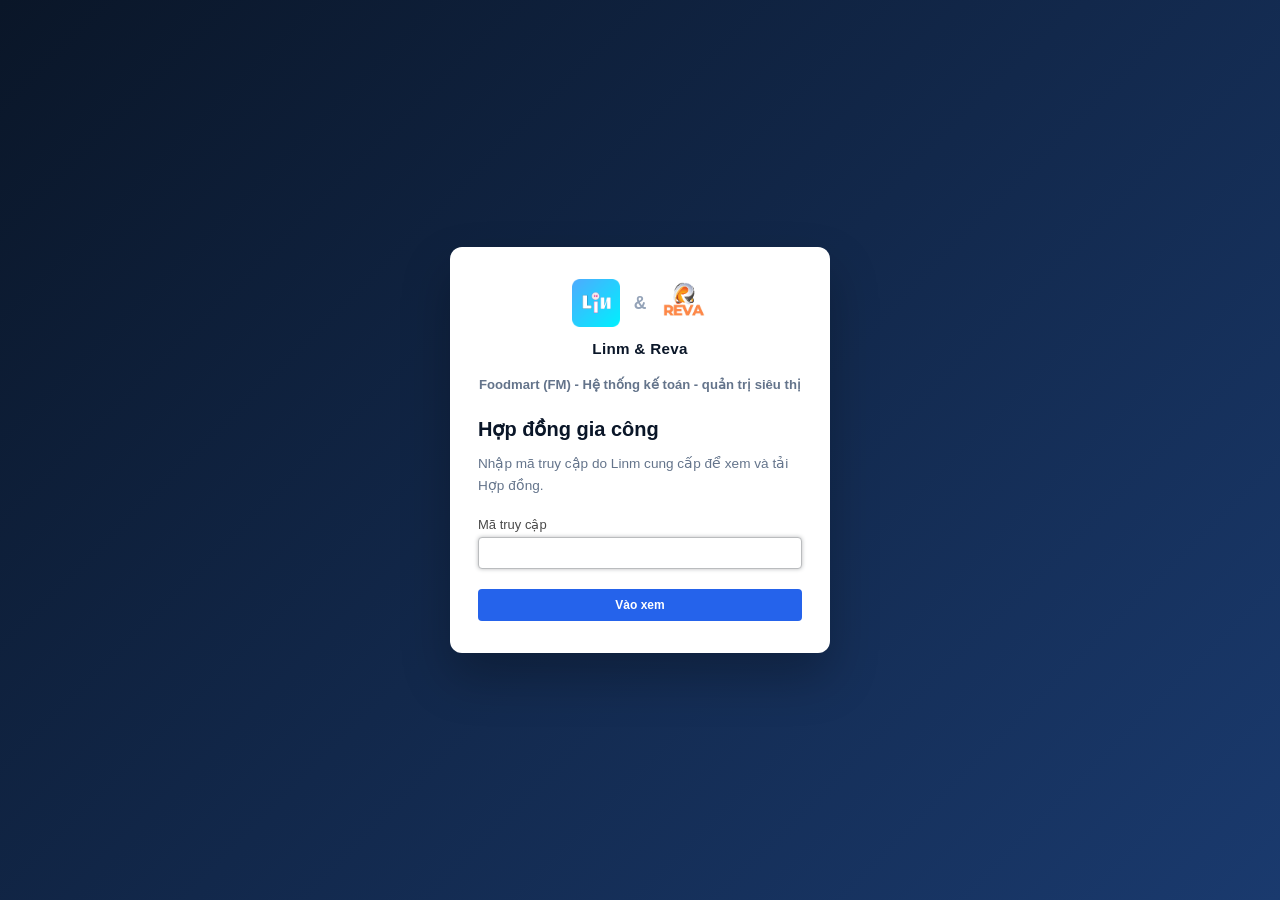
<file: hop-dong/index.html>
<!DOCTYPE html>
<html lang="vi">
<head>
<meta charset="UTF-8">
<base href="/hop-dong/">
<meta name="viewport" content="width=device-width, initial-scale=1.0">
<title>Hợp đồng gia công · Foodmart (FM) ERP · Linm Soft</title>
<meta name="robots" content="noindex, nofollow">
<link rel="icon" type="image/svg+xml" href="../icons/linm-logo.svg">
<link rel="icon" type="image/png" href="../icons/linm-logo.png">
<link rel="apple-touch-icon" href="../icons/linm-logo.png">
<meta name="theme-color" content="#4facfe">
<link rel="stylesheet" href="../ds-tokens.css">
<link rel="stylesheet" href="../site.css">
<link rel="stylesheet" href="../contract.css">
<link rel="stylesheet" href="../access.css">
<link rel="stylesheet" href="../bao-gia/bao-gia-hop-dong-modal.css">
<link rel="stylesheet" href="hop-dong-page.css">
<link rel="stylesheet" href="../contract/doc-page-numbers.css">
<style>#contract-app[hidden],#contract-app.is-locked{display:none!important}</style>
</head>
<body class="contract-locked hop-dong-page">

<div id="contract-gate" class="contract-gate" role="dialog" aria-modal="true" aria-labelledby="gate-title">
  <div class="contract-gate-card">
    <div class="contract-gate-logo"><div class="dot"></div> Foodmart (FM) - Hệ thống kế toán - quản trị siêu thị</div>
    <h1 id="gate-title">Hợp đồng gia công</h1>
    <p>Nhập mã truy cập do Linm cung cấp để xem và tải Hợp đồng.</p>
    <form id="contract-gate-form" class="contract-gate-form" autocomplete="off">
      <div class="field field-full">
        <label for="contract-gate-code" class="field-label">Mã truy cập</label>
        <input type="password" id="contract-gate-code" class="field-input" name="code" autocomplete="off" required aria-describedby="contract-gate-error">
        <p id="contract-gate-error" class="field-message field-message-error" role="alert" hidden><span id="contract-gate-error-text" class="field-message-text"></span></p>
      </div>
      <button type="submit" class="btn btn-primary btn-full">Vào xem</button>
    </form>
    <p id="contract-gate-setup" class="contract-gate-setup" hidden></p>
  </div>
</div>

<nav class="plan-nav plan-nav-public" id="plan-nav-public" aria-label="Điều hướng">
  <a href="../index.html" class="nav-logo"><div class="dot"></div> Foodmart (FM) - Hệ thống kế toán - quản trị siêu thị</a>
  <div class="nav-links">
    <a href="../demo-success.html">Demo &amp; Triển khai</a>
    <a href="../tien-do/tien-do-2026.html">Tiến độ 2026</a>
    <a href="../tien-do/phase1-fm02.html">Báo cáo 2023–2025</a>
    <a href="../demo-plan.html">Plan Demo</a>
  </div>
  <div class="nav-right">
    <a href="../index.html" class="nav-back">← Trang chủ</a>
  </div>
</nav>

<div id="contract-app" class="contract-app is-locked" hidden>
<nav class="plan-nav" aria-label="Hợp đồng">
  <a href="../index.html" class="nav-logo"><div class="dot"></div> Hợp đồng gia công</a>
  <div class="nav-links">
    <a href="../bao-gia/">Báo giá</a>
    <a href="../tao-phu-luc-theo-bao-gia/">Phụ lục</a>
    <a href="../phieu-xac-nhan-thanh-toan/">Phiếu XNTT</a>
    <a href="../tien-do/tien-do-2026.html">Tiến độ</a>
  </div>
  <div class="nav-right nav-actions">
    <button type="button" class="nav-action nav-action-print" id="hop-dong-print">In</button>
    <button type="button" class="nav-action nav-action-export" id="hop-dong-download-word">Tải Word (.docx)</button>
  </div>
</nav>

<header class="hop-dong-toolbar">
  <div class="hop-dong-toolbar-inner">
    <h1>Hợp đồng gia công phần mềm</h1>
    <p class="hop-dong-toolbar-lead">Triển khai Foodmart (FM) · ERP Linm &amp; tích hợp · 2026</p>
    <form id="hop-dong-form" class="hop-dong-form" autocomplete="off">
      <div class="field field-full">
        <label for="hop-dong-so" class="field-label">Số hợp đồng <span aria-hidden="true">*</span></label>
        <div class="hop-dong-so-row">
          <input type="text" id="hop-dong-so" class="field-input" name="soHopDong" required placeholder="51001-07/2026-LIC/LINM-FM" spellcheck="false">
          <div class="hop-dong-so-actions">
            <button type="button" class="hop-dong-so-btn" id="hop-dong-fill-mau" title="Điền mẫu">Điền mẫu</button>
            <button type="button" class="hop-dong-so-btn hop-dong-so-btn-copy" id="hop-dong-copy-so" title="Sao chép">Sao chép</button>
          </div>
        </div>
        <p class="hop-dong-so-hint"><span class="hop-dong-so-hint-label">Quy cách:</span> <code>{mã TP 2}{STT 3}-{tháng 2}/{năm 4}-LIC/LINM-{mã đối tác}</code> · <strong>LIC</strong> = License</p>
      </div>
      <div class="field field-full">
        <label for="hop-dong-ngay" class="field-label">Ngày ký (tùy chọn)</label>
        <input type="text" id="hop-dong-ngay" class="field-input" name="ngayKy" placeholder="______ tháng ______ năm 2026">
      </div>
      <button type="submit" class="btn btn-primary hop-dong-apply-btn">Cập nhật xem trước</button>
    </form>
  </div>
</header>

<main class="hop-dong-main">
  <div class="hop-dong-preview-wrap" id="hop-dong-preview-wrap">
    <div class="hop-dong-lawyer-gap-toggle">
      <label for="hop-dong-lawyer-gap-cb">
        <input type="checkbox" id="hop-dong-lawyer-gap-cb" name="showLawyerGap">
        <span><strong>So sánh bản luật sư</strong> — tô highlight trực tiếp trong HĐ (vàng = Bên A thiếu · đỏ = gap vs DOCX luật sư). Bỏ chọn để xem bản sạch.</span>
      </label>
    </div>
    <div class="hop-dong-lawyer-gap-panel" id="hop-dong-lawyer-gap-panel" hidden aria-live="polite"></div>
    <article id="hop-dong-preview" class="hop-dong-preview" aria-label="Nội dung Hợp đồng">
      <div id="hop-dong-doc-body" class="hop-dong-doc-body"></div>
    </article>
  </div>
</main>

<footer class="plan-footer">Foodmart (FM) · Hợp đồng gia công ERP · Linm · 2026</footer>
</div>

<script src="../config.js"></script>
<script src="../access.js"></script>
<script src="hop-dong-preview-data.js"></script>
<script src="../contract/doc-page-numbers.js"></script>
<script src="vendor/FileSaver.min.js"></script>
<script src="vendor/html-docx.js"></script>
<script src="hop-dong-page.js"></script>
</body>
</html>
</file>
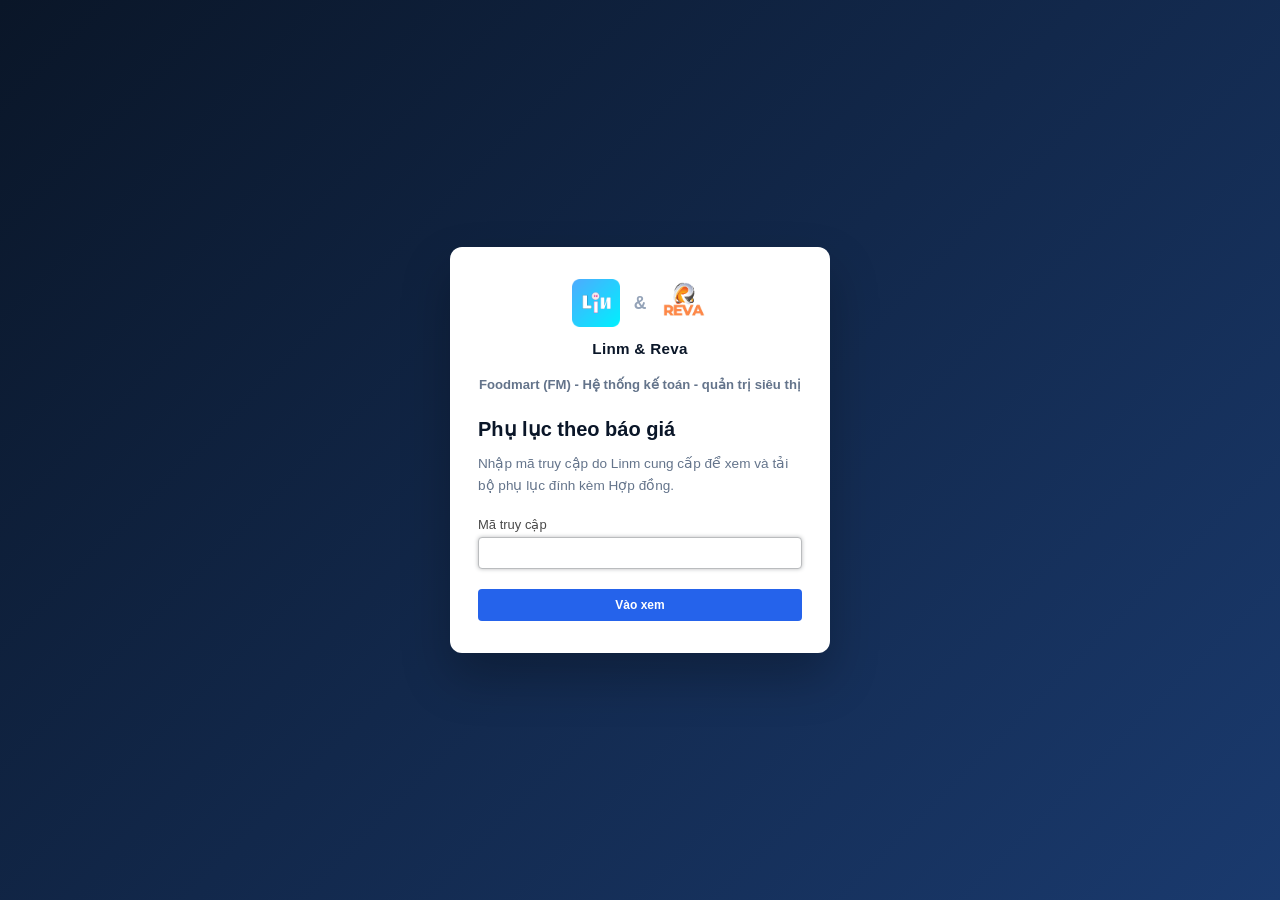
<file: tao-phu-luc-theo-bao-gia/index.html>
<!DOCTYPE html>
<html lang="vi">
<head>
<meta charset="UTF-8">
<base href="/tao-phu-luc-theo-bao-gia/">
<meta name="viewport" content="width=device-width, initial-scale=1.0">
<title>Phụ lục theo báo giá · Foodmart (FM) ERP · Linm Soft</title>
<meta name="robots" content="noindex, nofollow">
<link rel="icon" type="image/svg+xml" href="../icons/linm-logo.svg">
<link rel="icon" type="image/png" href="../icons/linm-logo.png">
<link rel="apple-touch-icon" href="../icons/linm-logo.png">
<meta name="theme-color" content="#4facfe">
<link rel="stylesheet" href="../ds-tokens.css">
<link rel="stylesheet" href="../site.css">
<link rel="stylesheet" href="../contract.css">
<link rel="stylesheet" href="../access.css">
<link rel="stylesheet" href="../hop-dong/hop-dong-page.css">
<link rel="stylesheet" href="phu-luc-page.css">
<link rel="stylesheet" href="../contract/doc-page-numbers.css">
<style>#contract-app[hidden],#contract-app.is-locked{display:none!important}</style>
</head>
<body class="contract-locked hop-dong-page phu-luc-page">

<div id="contract-gate" class="contract-gate" role="dialog" aria-modal="true" aria-labelledby="gate-title">
  <div class="contract-gate-card">
    <div class="contract-gate-logo"><div class="dot"></div> Foodmart (FM) - Hệ thống kế toán - quản trị siêu thị</div>
    <h1 id="gate-title">Phụ lục theo báo giá</h1>
    <p>Nhập mã truy cập do Linm cung cấp để xem và tải bộ phụ lục đính kèm Hợp đồng.</p>
    <form id="contract-gate-form" class="contract-gate-form" autocomplete="off">
      <div class="field field-full">
        <label for="contract-gate-code" class="field-label">Mã truy cập</label>
        <input type="password" id="contract-gate-code" class="field-input" name="code" autocomplete="off" required aria-describedby="contract-gate-error">
        <p id="contract-gate-error" class="field-message field-message-error" role="alert" hidden><span id="contract-gate-error-text" class="field-message-text"></span></p>
      </div>
      <button type="submit" class="btn btn-primary btn-full">Vào xem</button>
    </form>
    <p id="contract-gate-setup" class="contract-gate-setup" hidden></p>
  </div>
</div>

<nav class="plan-nav plan-nav-public" id="plan-nav-public" aria-label="Điều hướng">
  <a href="../index.html" class="nav-logo"><div class="dot"></div> Foodmart (FM) - Hệ thống kế toán - quản trị siêu thị</a>
  <div class="nav-links">
    <a href="../bao-gia/">Báo giá</a>
    <a href="../hop-dong/">Hợp đồng</a>
    <a href="../tien-do/tien-do-2026.html">Tiến độ 2026</a>
  </div>
  <div class="nav-right">
    <a href="../index.html" class="nav-back">← Trang chủ</a>
  </div>
</nav>

<div id="contract-app" class="contract-app is-locked" hidden>
<nav class="plan-nav" aria-label="Phụ lục">
  <a href="../index.html" class="nav-logo"><div class="dot"></div> Phụ lục theo báo giá</a>
  <div class="nav-links">
    <a href="../bao-gia/">Báo giá</a>
    <a href="../hop-dong/">Hợp đồng</a>
    <a href="../tien-do/tien-do-2026.html">Tiến độ</a>
  </div>
  <div class="nav-right nav-actions">
    <button type="button" class="nav-action nav-action-print" id="phu-luc-print">In phụ lục</button>
    <button type="button" class="nav-action nav-action-export" id="phu-luc-download-word">Tải Word (.docx)</button>
  </div>
</nav>

<header class="hop-dong-toolbar">
  <div class="hop-dong-toolbar-inner">
    <h1>Phụ lục đính kèm Hợp đồng gia công</h1>
    <p class="hop-dong-toolbar-lead"><strong>05 phụ lục</strong> đính kèm Hợp đồng (phạm vi/KPI · timeline · bàn giao · mở rộng · đầu mối).</p>
    <form id="phu-luc-form" class="hop-dong-form" autocomplete="off">
      <div class="field field-full">
        <label for="phu-luc-so" class="field-label">Số hợp đồng tham chiếu <span aria-hidden="true">*</span></label>
        <div class="hop-dong-so-row">
          <input type="text" id="phu-luc-so" class="field-input" name="soHopDong" required placeholder="51001-07/2026-LIC/LINM-FM" spellcheck="false">
          <div class="hop-dong-so-actions">
            <button type="button" class="hop-dong-so-btn" id="phu-luc-fill-mau" title="Điền mẫu">Điền mẫu</button>
            <button type="button" class="hop-dong-so-btn hop-dong-so-btn-copy" id="phu-luc-copy-so" title="Sao chép">Sao chép</button>
          </div>
        </div>
        <p class="hop-dong-so-hint"><span class="hop-dong-so-hint-label">Số phụ lục:</span> <code id="phu-luc-so-pl-preview">01-PL/…</code> · cùng quy cách số HĐ LIC</p>
      </div>
      <div class="field field-full">
        <label for="phu-luc-ngay" class="field-label">Ngày ký (tùy chọn)</label>
        <input type="text" id="phu-luc-ngay" class="field-input" name="ngayKy" placeholder="______ tháng ______ năm 2026">
      </div>
      <button type="submit" class="btn btn-primary hop-dong-apply-btn">Cập nhật xem trước</button>
    </form>
  </div>
</header>

<main class="hop-dong-main">
  <article id="phu-luc-preview" class="hop-dong-preview" aria-label="Nội dung phụ lục">
    <div id="phu-luc-doc-body" class="hop-dong-doc-body"></div>
  </article>
</main>

<footer class="plan-footer">Foodmart (FM) · Phụ lục theo báo giá · Linm · 2026</footer>
</div>

<script src="../config.js"></script>
<script src="../access.js"></script>
<script src="phu-luc-preview-data.js"></script>
<script src="../contract/doc-page-numbers.js"></script>
<script src="vendor/FileSaver.min.js"></script>
<script src="vendor/html-docx.js"></script>
<script src="phu-luc-page.js"></script>
</body>
</html>
</file>
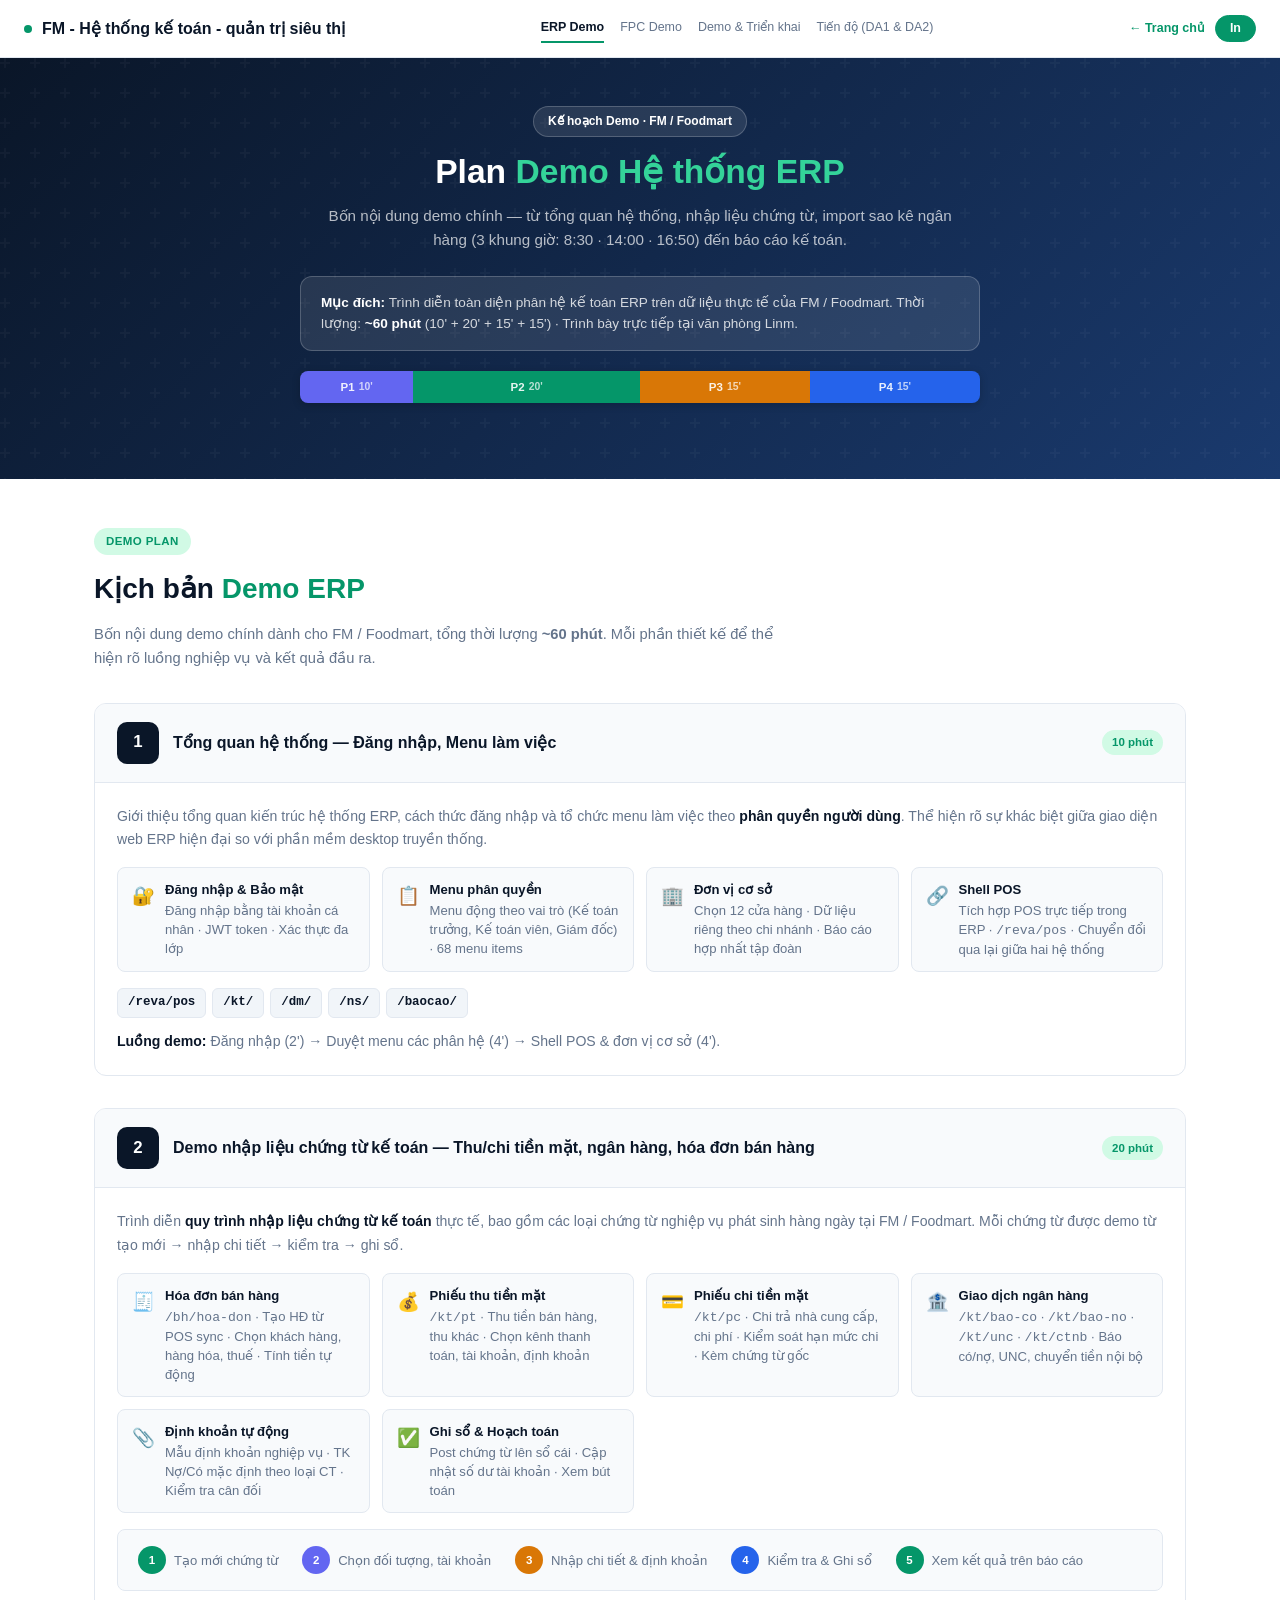
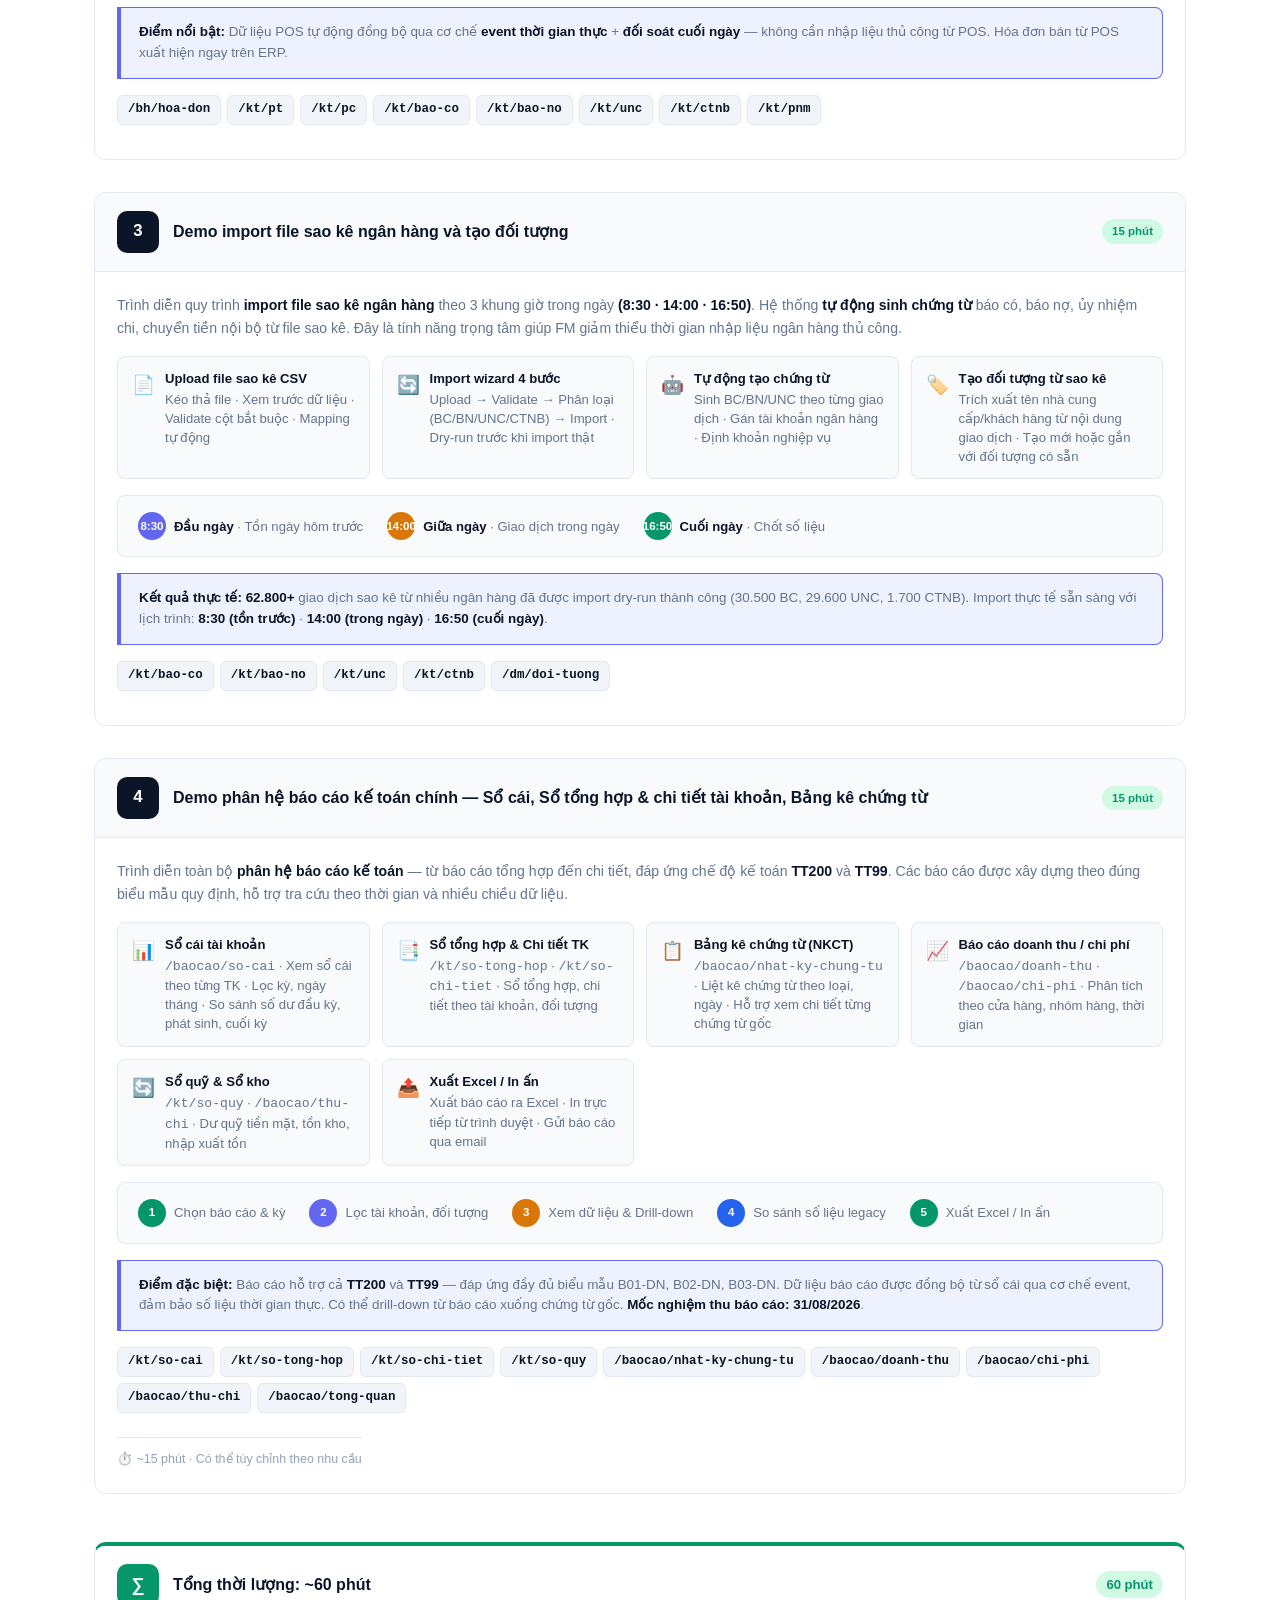
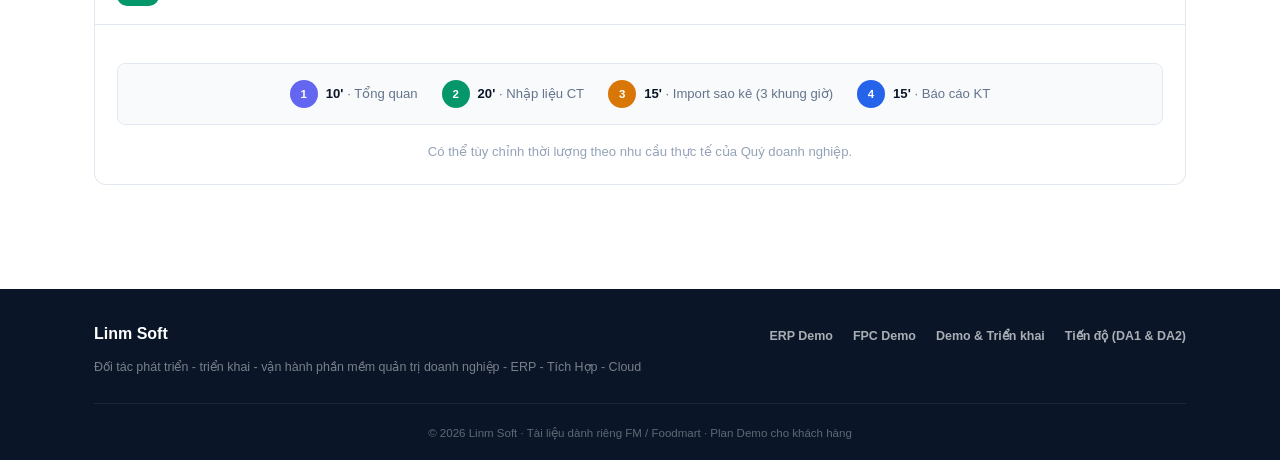
<file: demo-plan.html>
<!DOCTYPE html>
<html lang="vi">
<head>
<meta charset="UTF-8">
<meta name="viewport" content="width=device-width, initial-scale=1.0">
<title>Plan Demo ERP · FM</title>
<meta name="robots" content="noindex, nofollow">
<link rel="icon" type="image/svg+xml" href="icons/linm-logo.svg">
<link rel="icon" type="image/png" href="icons/linm-logo.png">
<link rel="apple-touch-icon" href="icons/linm-logo.png">
<meta name="theme-color" content="#4facfe">
<link rel="stylesheet" href="ds-tokens.css">
<link rel="stylesheet" href="site.css">
<link rel="stylesheet" href="contract.css">
<style>
/* Demo plan specific styles */
.demo-hero-note {
  background: rgba(255,255,255,.1);
  border: 1px solid rgba(255,255,255,.2);
  border-radius: 12px;
  padding: 16px 20px;
  margin: 24px auto 0;
  max-width: 680px;
  text-align: left;
  font-size: .85rem;
  color: rgba(255,255,255,.8);
  line-height: 1.5;
}
.demo-hero-note strong { color: #fff; }

/* 60-minute timeline bar */
.demo-timeline-bar {
  display: flex;
  max-width: 680px;
  margin: 20px auto 0;
  border-radius: 8px;
  overflow: hidden;
  height: 32px;
  box-shadow: 0 2px 8px rgba(0,0,0,.2);
}
.demo-tl-seg {
  display: flex;
  align-items: center;
  justify-content: center;
  gap: 4px;
  font-size: .72rem;
  font-weight: 700;
  color: #fff;
  position: relative;
  cursor: default;
  transition: opacity .15s;
}
.demo-tl-seg:hover { opacity: .9; }
.demo-tl-1 { background: #6366f1; }
.demo-tl-2 { background: #059669; }
.demo-tl-3 { background: #d97706; }
.demo-tl-4 { background: #2563eb; }
.demo-tl-lbl { opacity: .9; }
.demo-tl-tip {
  font-size: .65rem;
  opacity: .7;
}

.demo-header-actions {
  display: flex;
  gap: 10px;
  justify-content: center;
  flex-wrap: wrap;
  margin-top: 20px;
}

.demo-email-btn {
  display: inline-flex;
  align-items: center;
  gap: 6px;
  padding: 10px 20px;
  background: var(--green);
  color: #fff;
  border-radius: 10px;
  font-weight: 700;
  font-size: .85rem;
  border: none;
  cursor: pointer;
  font-family: inherit;
  transition: background .15s;
}
.demo-email-btn:hover { background: #047857; }
.demo-email-btn:active { transform: scale(.97); }
.demo-email-btn.copied { background: #0d9488; }

/* Force hidden for admin-only buttons — parent flex can override [hidden] */
[data-admin-only][hidden] { display: none !important; }

.email-toast {
  position: fixed;
  bottom: 24px;
  left: 50%;
  transform: translateX(-50%) translateY(100px);
  background: var(--navy);
  color: #fff;
  padding: 12px 24px;
  border-radius: 10px;
  font-size: .85rem;
  font-weight: 600;
  box-shadow: 0 8px 24px rgba(0,0,0,.2);
  opacity: 0;
  transition: transform .3s ease, opacity .3s ease;
  z-index: 999;
  pointer-events: none;
}
.email-toast.show {
  opacity: 1;
  transform: translateX(-50%) translateY(0);
}

/* Agenda sections */
.agenda-section {
  margin: 32px 0;
  border: 1px solid var(--border);
  border-radius: var(--radius);
  overflow: hidden;
  background: #fff;
}
.agenda-section-header {
  display: flex;
  align-items: center;
  gap: 14px;
  padding: 18px 22px;
  background: var(--slate);
  border-bottom: 1px solid var(--border);
  cursor: default;
}
.agenda-num {
  display: flex;
  align-items: center;
  justify-content: center;
  width: 42px;
  height: 42px;
  border-radius: 10px;
  background: var(--navy);
  color: #fff;
  font-size: 1.05rem;
  font-weight: 900;
  flex-shrink: 0;
}
.agenda-section-header h2 {
  font-size: 1rem;
  font-weight: 800;
  color: var(--navy);
  margin: 0;
  border: none;
  padding: 0;
}
.agenda-section-header .agenda-badge {
  font-size: .72rem;
  font-weight: 600;
  padding: 3px 10px;
  border-radius: 999px;
  background: var(--green-light);
  color: var(--green);
  margin-left: auto;
  white-space: nowrap;
  flex-shrink: 0;
}
.agenda-body {
  padding: 22px;
}
.agenda-body p {
  font-size: .88rem;
  color: var(--txt2);
  line-height: 1.65;
  margin-bottom: 14px;
}
.agenda-body p:last-child { margin-bottom: 0; }
.agenda-body strong { color: var(--navy); }

.agenda-features {
  display: grid;
  grid-template-columns: repeat(auto-fit, minmax(220px, 1fr));
  gap: 12px;
  margin: 16px 0;
}
.agenda-feature {
  display: flex;
  align-items: flex-start;
  gap: 10px;
  padding: 12px 14px;
  border: 1px solid var(--border);
  border-radius: 8px;
  background: var(--slate);
}
.agenda-feature .f-icon {
  font-size: 1.15rem;
  flex-shrink: 0;
  margin-top: 1px;
}
.agenda-feature .f-text {
  font-size: .82rem;
  color: var(--txt2);
  line-height: 1.45;
}
.agenda-feature .f-text strong {
  display: block;
  color: var(--navy);
  margin-bottom: 2px;
}

.flow-steps {
  display: flex;
  gap: 24px;
  flex-wrap: wrap;
  margin: 16px 0;
  padding: 16px 20px;
  background: var(--slate);
  border-radius: 8px;
  border: 1px solid var(--border);
}
.flow-step {
  display: flex;
  align-items: center;
  gap: 8px;
  font-size: .82rem;
  color: var(--txt2);
}
.flow-step .step-dot {
  width: 28px;
  height: 28px;
  border-radius: 50%;
  display: flex;
  align-items: center;
  justify-content: center;
  font-size: .72rem;
  font-weight: 800;
  color: #fff;
  background: var(--green);
  flex-shrink: 0;
}
.flow-step .step-dot.indigo { background: var(--indigo); }
.flow-step .step-dot.amber { background: var(--amber); }
.flow-step .step-dot.blue { background: var(--blue); }

.agenda-route-list {
  display: flex;
  flex-wrap: wrap;
  gap: 6px;
  margin: 12px 0;
}
.agenda-route-list code {
  display: inline-block;
  padding: 4px 10px;
  background: var(--slate2);
  border: 1px solid var(--border);
  border-radius: 6px;
  font-size: .78rem;
  color: var(--navy);
  font-weight: 600;
}

.agenda-highlight-box {
  background: var(--indigo-light);
  border: 1px solid var(--indigo);
  border-left: 4px solid var(--indigo);
  border-radius: 0 8px 8px 0;
  padding: 14px 18px;
  margin: 16px 0;
  font-size: .84rem;
  color: var(--txt2);
  line-height: 1.55;
}

/* Email preview modal */
.email-preview-overlay {
  position: fixed;
  inset: 0;
  background: rgba(0,0,0,.45);
  z-index: 1000;
  display: none;
  align-items: center;
  justify-content: center;
  padding: 24px;
}
.email-preview-overlay.is-open { display: flex; }
.email-preview-modal {
  background: #fff;
  border-radius: var(--radius);
  max-width: 680px;
  width: 100%;
  max-height: 80vh;
  overflow-y: auto;
  box-shadow: 0 16px 48px rgba(0,0,0,.2);
}
.email-preview-header {
  display: flex;
  align-items: center;
  justify-content: space-between;
  padding: 18px 22px;
  border-bottom: 1px solid var(--border);
  position: sticky;
  top: 0;
  background: #fff;
  z-index: 1;
}
.email-preview-header h3 {
  font-size: .95rem;
  font-weight: 800;
  color: var(--navy);
  margin: 0;
}
.email-preview-close {
  width: 32px;
  height: 32px;
  border-radius: 8px;
  border: 1px solid var(--border);
  background: #fff;
  font-size: 1.1rem;
  cursor: pointer;
  display: flex;
  align-items: center;
  justify-content: center;
  color: var(--txt2);
  font-family: inherit;
}
.email-preview-close:hover { background: var(--slate2); }
.email-preview-body {
  padding: 20px 22px;
  font-size: .85rem;
  line-height: 1.65;
  color: var(--txt2);
  white-space: pre-wrap;
  word-break: break-word;
}
.email-preview-footer {
  padding: 14px 22px;
  border-top: 1px solid var(--border);
  display: flex;
  gap: 10px;
  justify-content: flex-end;
}
.email-preview-footer .btn-copy {
  padding: 8px 18px;
  background: var(--green);
  color: #fff;
  border: none;
  border-radius: 8px;
  font-weight: 700;
  font-size: .82rem;
  cursor: pointer;
  font-family: inherit;
}
.email-preview-footer .btn-copy:hover { background: #047857; }

.agenda-time {
  display: inline-flex;
  align-items: center;
  gap: 4px;
  font-size: .78rem;
  color: var(--txt3);
  margin-top: 12px;
  padding-top: 12px;
  border-top: 1px solid var(--border);
}

@media (max-width: 720px) {
  .agenda-section-header { flex-wrap: wrap; }
  .agenda-section-header .agenda-badge { margin-left: 0; }
  .flow-steps { flex-direction: column; gap: 12px; }
}
</style>
</head>
<body>

<div class="contract-app">

<nav class="plan-nav">
  <a href="index.html" class="nav-logo"><div class="dot"></div> FM - Hệ thống kế toán - quản trị siêu thị</a>
  <div class="nav-links">
    <a href="demo-plan.html" class="active">ERP Demo</a>
    <a href="demo-plan-kpi.html">FPC Demo</a>
    <a href="demo-success.html">Demo &amp; Triển khai</a>
    <a href="tien-do/tien-do-2026.html">Tiến độ (DA1 &amp; DA2)</a>
  </div>
  <div class="nav-right">
    <a href="index.html" class="nav-back">← Trang chủ</a>
    <button type="button" class="nav-action nav-action-print" onclick="window.print()">In</button>
    <button type="button" class="nav-action nav-action-export" id="email-trigger-btn" data-admin-only hidden>📧 Gửi email</button>
  </div>
</nav>

<div class="hero compact">
  <div class="hero-badge">Kế hoạch Demo · FM / Foodmart</div>
  <h1>Plan <span>Demo Hệ thống ERP</span></h1>
  <p>Bốn nội dung demo chính — từ tổng quan hệ thống, nhập liệu chứng từ, import sao kê ngân hàng (3 khung giờ: 8:30 · 14:00 · 16:50) đến báo cáo kế toán.</p>

  <div class="demo-hero-note">
    <strong>Mục đích:</strong> Trình diễn toàn diện phân hệ kế toán ERP trên dữ liệu thực tế của FM / Foodmart.
    Thời lượng: <strong>~60 phút</strong> (10' + 20' + 15' + 15') · Trình bày trực tiếp tại văn phòng Linm.
  </div>

  <!-- Timeline bar 60 min -->
  <div class="demo-timeline-bar">
    <div class="demo-tl-seg demo-tl-1" style="width:16.66%">
      <span class="demo-tl-lbl">P1</span>
      <span class="demo-tl-tip">10'</span>
    </div>
    <div class="demo-tl-seg demo-tl-2" style="width:33.33%">
      <span class="demo-tl-lbl">P2</span>
      <span class="demo-tl-tip">20'</span>
    </div>
    <div class="demo-tl-seg demo-tl-3" style="width:25%">
      <span class="demo-tl-lbl">P3</span>
      <span class="demo-tl-tip">15'</span>
    </div>
    <div class="demo-tl-seg demo-tl-4" style="width:25%">
      <span class="demo-tl-lbl">P4</span>
      <span class="demo-tl-tip">15'</span>
    </div>
  </div>

  <div class="demo-header-actions">
    <button type="button" class="demo-email-btn" id="copy-email-btn" data-admin-only hidden>
      <span>📋</span> Copy Email gửi khách hàng
    </button>
  </div>
</div>

<main>

  <section class="page-section">
    <div class="section-tag">Demo plan</div>
    <h2 class="section-title">Kịch bản <span>Demo ERP</span></h2>
    <p class="section-sub">Bốn nội dung demo chính dành cho FM / Foodmart, tổng thời lượng <strong>~60 phút</strong>. Mỗi phần thiết kế để thể hiện rõ luồng nghiệp vụ và kết quả đầu ra.</p>

    <!-- AGENDA 1 -->
    <div class="agenda-section">
      <div class="agenda-section-header">
        <div class="agenda-num">1</div>
        <h2>Tổng quan hệ thống — Đăng nhập, Menu làm việc</h2>
        <span class="agenda-badge">10 phút</span>
      </div>
      <div class="agenda-body">
        <p>Giới thiệu tổng quan kiến trúc hệ thống ERP, cách thức đăng nhập và tổ chức menu làm việc theo <strong>phân quyền người dùng</strong>. Thể hiện rõ sự khác biệt giữa giao diện web ERP hiện đại so với phần mềm desktop truyền thống.</p>

        <div class="agenda-features">
          <div class="agenda-feature">
            <span class="f-icon">🔐</span>
            <span class="f-text"><strong>Đăng nhập &amp; Bảo mật</strong>Đăng nhập bằng tài khoản cá nhân · JWT token · Xác thực đa lớp</span>
          </div>
          <div class="agenda-feature">
            <span class="f-icon">📋</span>
            <span class="f-text"><strong>Menu phân quyền</strong>Menu động theo vai trò (Kế toán trưởng, Kế toán viên, Giám đốc) · 68 menu items</span>
          </div>
          <div class="agenda-feature">
            <span class="f-icon">🏢</span>
            <span class="f-text"><strong>Đơn vị cơ sở</strong>Chọn 12 cửa hàng · Dữ liệu riêng theo chi nhánh · Báo cáo hợp nhất tập đoàn</span>
          </div>
          <div class="agenda-feature">
            <span class="f-icon">🔗</span>
            <span class="f-text"><strong>Shell POS</strong>Tích hợp POS trực tiếp trong ERP · <code>/reva/pos</code> · Chuyển đổi qua lại giữa hai hệ thống</span>
          </div>
        </div>

        <div class="agenda-route-list">
          <code>/reva/pos</code>
          <code>/kt/</code>
          <code>/dm/</code>
          <code>/ns/</code>
          <code>/baocao/</code>
        </div>

        <p><strong>Luồng demo:</strong> Đăng nhập (2') → Duyệt menu các phân hệ (4') → Shell POS &amp; đơn vị cơ sở (4').</p>
      </div>
    </div>

    <!-- AGENDA 2 -->
    <div class="agenda-section">
      <div class="agenda-section-header">
        <div class="agenda-num">2</div>
        <h2>Demo nhập liệu chứng từ kế toán — Thu/chi tiền mặt, ngân hàng, hóa đơn bán hàng</h2>
        <span class="agenda-badge">20 phút</span>
      </div>
      <div class="agenda-body">
        <p>Trình diễn <strong>quy trình nhập liệu chứng từ kế toán</strong> thực tế, bao gồm các loại chứng từ nghiệp vụ phát sinh hàng ngày tại FM / Foodmart. Mỗi chứng từ được demo từ tạo mới → nhập chi tiết → kiểm tra → ghi sổ.</p>

        <div class="agenda-features">
          <div class="agenda-feature">
            <span class="f-icon">🧾</span>
            <span class="f-text"><strong>Hóa đơn bán hàng</strong><code>/bh/hoa-don</code> · Tạo HĐ từ POS sync · Chọn khách hàng, hàng hóa, thuế · Tính tiền tự động</span>
          </div>
          <div class="agenda-feature">
            <span class="f-icon">💰</span>
            <span class="f-text"><strong>Phiếu thu tiền mặt</strong><code>/kt/pt</code> · Thu tiền bán hàng, thu khác · Chọn kênh thanh toán, tài khoản, định khoản</span>
          </div>
          <div class="agenda-feature">
            <span class="f-icon">💳</span>
            <span class="f-text"><strong>Phiếu chi tiền mặt</strong><code>/kt/pc</code> · Chi trả nhà cung cấp, chi phí · Kiểm soát hạn mức chi · Kèm chứng từ gốc</span>
          </div>
          <div class="agenda-feature">
            <span class="f-icon">🏦</span>
            <span class="f-text"><strong>Giao dịch ngân hàng</strong><code>/kt/bao-co</code> · <code>/kt/bao-no</code> · <code>/kt/unc</code> · <code>/kt/ctnb</code> · Báo có/nợ, UNC, chuyển tiền nội bộ</span>
          </div>
          <div class="agenda-feature">
            <span class="f-icon">📎</span>
            <span class="f-text"><strong>Định khoản tự động</strong>Mẫu định khoản nghiệp vụ · TK Nợ/Có mặc định theo loại CT · Kiểm tra cân đối</span>
          </div>
          <div class="agenda-feature">
            <span class="f-icon">✅</span>
            <span class="f-text"><strong>Ghi sổ &amp; Hoạch toán</strong>Post chứng từ lên sổ cái · Cập nhật số dư tài khoản · Xem bút toán</span>
          </div>
        </div>

        <div class="flow-steps">
          <div class="flow-step"><span class="step-dot">1</span>Tạo mới chứng từ</div>
          <div class="flow-step"><span class="step-dot indigo">2</span>Chọn đối tượng, tài khoản</div>
          <div class="flow-step"><span class="step-dot amber">3</span>Nhập chi tiết &amp; định khoản</div>
          <div class="flow-step"><span class="step-dot blue">4</span>Kiểm tra &amp; Ghi sổ</div>
          <div class="flow-step"><span class="step-dot">5</span>Xem kết quả trên báo cáo</div>
        </div>

        <div class="agenda-highlight-box">
          <strong>Điểm nổi bật:</strong> Dữ liệu POS tự động đồng bộ qua cơ chế <strong>event thời gian thực</strong> + <strong>đối soát cuối ngày</strong> — không cần nhập liệu thủ công từ POS. Hóa đơn bán từ POS xuất hiện ngay trên ERP.
        </div>

        <div class="agenda-route-list">
          <code>/bh/hoa-don</code>
          <code>/kt/pt</code>
          <code>/kt/pc</code>
          <code>/kt/bao-co</code>
          <code>/kt/bao-no</code>
          <code>/kt/unc</code>
          <code>/kt/ctnb</code>
          <code>/kt/pnm</code>
        </div>
      </div>
    </div>

    <!-- AGENDA 3 -->
    <div class="agenda-section">
      <div class="agenda-section-header">
        <div class="agenda-num">3</div>
        <h2>Demo import file sao kê ngân hàng và tạo đối tượng</h2>
        <span class="agenda-badge">15 phút</span>
      </div>
      <div class="agenda-body">
        <p>Trình diễn quy trình <strong>import file sao kê ngân hàng</strong> theo 3 khung giờ trong ngày <strong>(8:30 · 14:00 · 16:50)</strong>. Hệ thống <strong>tự động sinh chứng từ</strong> báo có, báo nợ, ủy nhiệm chi, chuyển tiền nội bộ từ file sao kê. Đây là tính năng trọng tâm giúp FM giảm thiểu thời gian nhập liệu ngân hàng thủ công.</p>

        <div class="agenda-features">
          <div class="agenda-feature">
            <span class="f-icon">📄</span>
            <span class="f-text"><strong>Upload file sao kê CSV</strong>Kéo thả file · Xem trước dữ liệu · Validate cột bắt buộc · Mapping tự động</span>
          </div>
          <div class="agenda-feature">
            <span class="f-icon">🔄</span>
            <span class="f-text"><strong>Import wizard 4 bước</strong>Upload → Validate → Phân loại (BC/BN/UNC/CTNB) → Import · Dry-run trước khi import thật</span>
          </div>
          <div class="agenda-feature">
            <span class="f-icon">🤖</span>
            <span class="f-text"><strong>Tự động tạo chứng từ</strong>Sinh BC/BN/UNC theo từng giao dịch · Gán tài khoản ngân hàng · Định khoản nghiệp vụ</span>
          </div>
          <div class="agenda-feature">
            <span class="f-icon">🏷️</span>
            <span class="f-text"><strong>Tạo đối tượng từ sao kê</strong>Trích xuất tên nhà cung cấp/khách hàng từ nội dung giao dịch · Tạo mới hoặc gắn với đối tượng có sẵn</span>
          </div>
        </div>

        <div class="flow-steps">
          <div class="flow-step"><span class="step-dot" style="background:#6366f1">8:30</span><span><strong>Đầu ngày</strong> · Tồn ngày hôm trước</span></div>
          <div class="flow-step"><span class="step-dot" style="background:#d97706">14:00</span><span><strong>Giữa ngày</strong> · Giao dịch trong ngày</span></div>
          <div class="flow-step"><span class="step-dot" style="background:#059669">16:50</span><span><strong>Cuối ngày</strong> · Chốt số liệu</span></div>
        </div>

        <div class="agenda-highlight-box">
          <strong>Kết quả thực tế:</strong> <strong>62.800+</strong> giao dịch sao kê từ nhiều ngân hàng đã được import dry-run thành công (30.500 BC, 29.600 UNC, 1.700 CTNB). Import thực tế sẵn sàng với lịch trình: <strong>8:30 (tồn trước)</strong> · <strong>14:00 (trong ngày)</strong> · <strong>16:50 (cuối ngày)</strong>.
        </div>

        <div class="agenda-route-list">
          <code>/kt/bao-co</code>
          <code>/kt/bao-no</code>
          <code>/kt/unc</code>
          <code>/kt/ctnb</code>
          <code>/dm/doi-tuong</code>
        </div>
      </div>
    </div>

    <!-- AGENDA 4 -->
    <div class="agenda-section">
      <div class="agenda-section-header">
        <div class="agenda-num">4</div>
        <h2>Demo phân hệ báo cáo kế toán chính — Sổ cái, Sổ tổng hợp &amp; chi tiết tài khoản, Bảng kê chứng từ</h2>
        <span class="agenda-badge">15 phút</span>
      </div>
      <div class="agenda-body">
        <p>Trình diễn toàn bộ <strong>phân hệ báo cáo kế toán</strong> — từ báo cáo tổng hợp đến chi tiết, đáp ứng chế độ kế toán <strong>TT200</strong> và <strong>TT99</strong>. Các báo cáo được xây dựng theo đúng biểu mẫu quy định, hỗ trợ tra cứu theo thời gian và nhiều chiều dữ liệu.</p>

        <div class="agenda-features">
          <div class="agenda-feature">
            <span class="f-icon">📊</span>
            <span class="f-text"><strong>Sổ cái tài khoản</strong><code>/baocao/so-cai</code> · Xem sổ cái theo từng TK · Lọc kỳ, ngày tháng · So sánh số dư đầu kỳ, phát sinh, cuối kỳ</span>
          </div>
          <div class="agenda-feature">
            <span class="f-icon">📑</span>
            <span class="f-text"><strong>Sổ tổng hợp &amp; Chi tiết TK</strong><code>/kt/so-tong-hop</code> · <code>/kt/so-chi-tiet</code> · Sổ tổng hợp, chi tiết theo tài khoản, đối tượng</span>
          </div>
          <div class="agenda-feature">
            <span class="f-icon">📋</span>
            <span class="f-text"><strong>Bảng kê chứng từ (NKCT)</strong><code>/baocao/nhat-ky-chung-tu</code> · Liệt kê chứng từ theo loại, ngày · Hỗ trợ xem chi tiết từng chứng từ gốc</span>
          </div>
          <div class="agenda-feature">
            <span class="f-icon">📈</span>
            <span class="f-text"><strong>Báo cáo doanh thu / chi phí</strong><code>/baocao/doanh-thu</code> · <code>/baocao/chi-phi</code> · Phân tích theo cửa hàng, nhóm hàng, thời gian</span>
          </div>
          <div class="agenda-feature">
            <span class="f-icon">🔄</span>
            <span class="f-text"><strong>Sổ quỹ &amp; Sổ kho</strong><code>/kt/so-quy</code> · <code>/baocao/thu-chi</code> · Dư quỹ tiền mặt, tồn kho, nhập xuất tồn</span>
          </div>
          <div class="agenda-feature">
            <span class="f-icon">📤</span>
            <span class="f-text"><strong>Xuất Excel / In ấn</strong>Xuất báo cáo ra Excel · In trực tiếp từ trình duyệt · Gửi báo cáo qua email</span>
          </div>
        </div>

        <div class="flow-steps">
          <div class="flow-step"><span class="step-dot">1</span>Chọn báo cáo &amp; kỳ</div>
          <div class="flow-step"><span class="step-dot indigo">2</span>Lọc tài khoản, đối tượng</div>
          <div class="flow-step"><span class="step-dot amber">3</span>Xem dữ liệu &amp; Drill-down</div>
          <div class="flow-step"><span class="step-dot blue">4</span>So sánh số liệu legacy</div>
          <div class="flow-step"><span class="step-dot">5</span>Xuất Excel / In ấn</div>
        </div>

        <div class="agenda-highlight-box">
          <strong>Điểm đặc biệt:</strong> Báo cáo hỗ trợ cả <strong>TT200</strong> và <strong>TT99</strong> — đáp ứng đầy đủ biểu mẫu B01-DN, B02-DN, B03-DN. Dữ liệu báo cáo được đồng bộ từ sổ cái qua cơ chế event, đảm bảo số liệu thời gian thực. Có thể drill-down từ báo cáo xuống chứng từ gốc. <strong>Mốc nghiệm thu báo cáo: 31/08/2026</strong>.
        </div>

        <div class="agenda-route-list">
          <code>/kt/so-cai</code>
          <code>/kt/so-tong-hop</code>
          <code>/kt/so-chi-tiet</code>
          <code>/kt/so-quy</code>
          <code>/baocao/nhat-ky-chung-tu</code>
          <code>/baocao/doanh-thu</code>
          <code>/baocao/chi-phi</code>
          <code>/baocao/thu-chi</code>
          <code>/baocao/tong-quan</code>
        </div>

        <div class="agenda-time">⏱️ ~15 phút · Có thể tùy chỉnh theo nhu cầu</div>
      </div>
    </div>

  </section>

  <!-- Total time card -->
  <div class="agenda-section" style="border-top:4px solid var(--green)">
    <div class="agenda-section-header" style="background:#fff">
      <div class="agenda-num" style="background:var(--green);font-size:1.15rem">∑</div>
      <h2>Tổng thời lượng: <strong>~60 phút</strong></h2>
      <span class="agenda-badge" style="background:var(--green-light);color:var(--green);font-size:.82rem">60 phút</span>
    </div>
    <div class="agenda-body">
      <div class="flow-steps" style="justify-content:center">
        <div class="flow-step"><span class="step-dot" style="background:#6366f1">1</span><span><strong>10'</strong> · Tổng quan</span></div>
        <div class="flow-step"><span class="step-dot" style="background:#059669">2</span><span><strong>20'</strong> · Nhập liệu CT</span></div>
        <div class="flow-step"><span class="step-dot" style="background:#d97706">3</span><span><strong>15'</strong> · Import sao kê (3 khung giờ)</span></div>
        <div class="flow-step"><span class="step-dot" style="background:#2563eb">4</span><span><strong>15'</strong> · Báo cáo KT</span></div>
      </div>
      <p style="text-align:center;margin:12px 0 0;font-size:.82rem;color:var(--txt3)">
        Có thể tùy chỉnh thời lượng theo nhu cầu thực tế của Quý doanh nghiệp.
      </p>
    </div>
  </div>

</main>

<footer class="site-footer">
  <div class="site-footer-inner">
    <div class="site-footer-top">
      <div class="site-footer-brand">
        <strong>Linm Soft</strong>
        <span>Đối tác phát triển - triển khai - vận hành phần mềm quản trị doanh nghiệp - ERP - Tích Hợp - Cloud</span>
      </div>
      <nav class="site-footer-links" aria-label="Liên kết tài liệu">
        <a href="demo-plan.html">ERP Demo</a>
        <a href="demo-plan-kpi.html">FPC Demo</a>
        <a href="demo-success.html">Demo &amp; Triển khai</a>
        <a href="tien-do/tien-do-2026.html">Tiến độ (DA1 &amp; DA2)</a>
      </nav>
    </div>
    <p class="site-footer-copy">© 2026 Linm Soft · Tài liệu dành riêng FM / Foodmart · Plan Demo cho khách hàng</p>
  </div>
</footer>
</div>

<!-- Email preview modal -->
<div class="email-preview-overlay" id="email-preview-overlay">
  <div class="email-preview-modal">
    <div class="email-preview-header">
      <h3>📧 Email gửi khách hàng</h3>
      <button type="button" class="email-preview-close" id="email-preview-close">✕</button>
    </div>
    <div class="email-preview-body" id="email-body-content"></div>
    <div class="email-preview-footer">
      <button type="button" class="btn-copy" id="email-preview-copy-btn">📋 Copy nội dung</button>
    </div>
  </div>
</div>

<!-- Toast notification -->
<div class="email-toast" id="email-toast">Đã copy vào clipboard!</div>

<script>
(function() {
  'use strict';

  // ── Role gating: show admin buttons only when ?role=admin ──
  var urlParams = new URLSearchParams(location.search);
  var isAdmin = urlParams.get('role') === 'admin';
  document.querySelectorAll('[data-admin-only]').forEach(function(el) {
    if (isAdmin) {
      el.hidden = false;
      el.removeAttribute('hidden');
    } else {
      el.hidden = true;
      el.setAttribute('hidden', '');
    }
  });

  function escapeHtml(str) {
    if (!str) return '';
    var div = document.createElement('div');
    div.appendChild(document.createTextNode(str));
    return div.innerHTML;
  }

  // The email content template
  function getEmailContent() {
    return [
      'Kính gửi Quý doanh nghiệp FM / Foodmart,',
      '',
      'Linm Soft trân trọng gửi đến Quý doanh nghiệp kế hoạch demo hệ thống ERP với 4 nội dung chính như sau:',
      '',
      '═══════════════════════════════════════',
      'KẾ HOẠCH DEMO HỆ THỐNG ERP',
      '═══════════════════════════════════════',
      '',
      '1. TỔNG QUAN HỆ THỐNG (10 phút)',
      '   • Đăng nhập & bảo mật (JWT token, xác thực đa lớp)',
      '   • Menu làm việc phân quyền — 68 menu items',
      '   • Chọn đơn vị cơ sở (12 cửa hàng)',
      '   • Tích hợp shell POS (/reva/pos)',
      '',
      '2. NHẬP LIỆU CHỨNG TỪ KẾ TOÁN (20 phút)',
      '   • Hóa đơn bán hàng (/bh/hoa-don) — từ POS sync',
      '   • Phiếu thu tiền mặt (/kt/pt)',
      '   • Phiếu chi tiền mặt (/kt/pc)',
      '   • Giao dịch ngân hàng: Báo có (/kt/bao-co), Báo nợ (/kt/bao-no),',
      '     UNC (/kt/unc), Chuyển tiền nội bộ (/kt/ctnb)',
      '   • Định khoản tự động & Ghi sổ hoạch toán',
      '   • Dữ liệu POS đồng bộ event thời gian thực',
      '',
      '3. IMPORT FILE SAO KÊ NGÂN HÀNG (15 phút)',
      '   • 3 khung giờ trong ngày: 8:30 (tồn trước) → 14:00 (trong ngày) → 16:50 (cuối ngày)',
      '   • Import wizard 4 bước: Upload → Validate → Phân loại → Import',
      '   • Tự động sinh BC/BN/UNC/CTNB theo từng giao dịch',
      '   • Tạo đối tượng (KH/NCC) từ nội dung giao dịch',
      '   • Kết quả thực tế: 62.800+ giao dịch import dry-run thành công',
      '',
      '4. PHÂN HỆ BÁO CÁO KẾ TOÁN (15 phút)',
      '   • Sổ cái tài khoản (/baocao/so-cai)',
      '   • B01-DN: Bảng cân đối phát sinh',
      '   • B02-DN: Báo cáo kết quả HĐKD',
      '   • B03-DN: Bảng kê chứng từ',
      '   • Báo cáo doanh thu, chi phí',
      '   • Sổ quỹ, sổ kho, thu/chi',
      '   • Drill-down từ báo cáo → chứng từ gốc',
      '   • Xuất Excel / In ấn',
      '',
      '───────────────────────────────────────',
      'Thời lượng: ~60 phút (10 phút + 20 phút + 15 phút + 15 phút)',
      'Hình thức: Online (Google Meet / Teamviewer) hoặc trực tiếp',
      '───────────────────────────────────────',
      '',
      'Tài liệu tham khảo:',
      '• Tiến độ triển khai: https://reva.linm-soft.com/tien-do/tien-do-2026.html',
      '• Báo giá triển khai: https://reva.linm-soft.com/bao-gia/',
      '• Plan demo: https://reva.linm-soft.com/demo-plan.html',
      '',
      'Chúng tôi sẵn sàng điều chỉnh nội dung demo theo nhu cầu thực tế của Quý doanh nghiệp.',
      '',
      'Trân trọng,',
      'Linm Soft',
      'Liên hệ: [Email] · [Số điện thoại]',
      'Website: https://linm-soft.com'
    ].join('\n');
  }

  // Show toast
  function showToast(msg) {
    var toast = document.getElementById('email-toast');
    if (!toast) return;
    toast.textContent = msg || 'Đã copy vào clipboard!';
    toast.classList.add('show');
    setTimeout(function() {
      toast.classList.remove('show');
    }, 2500);
  }

  // Copy text to clipboard
  function copyToClipboard(text, label) {
    if (navigator.clipboard && navigator.clipboard.writeText) {
      navigator.clipboard.writeText(text).then(function() {
        showToast(label || 'Đã copy vào clipboard!');
      })['catch'](function() {
        fallbackCopy(text, label);
      });
    } else {
      fallbackCopy(text, label);
    }
  }

  function fallbackCopy(text, label) {
    var ta = document.createElement('textarea');
    ta.value = text;
    ta.style.position = 'fixed';
    ta.style.left = '-9999px';
    document.body.appendChild(ta);
    ta.select();
    try {
      document.execCommand('copy');
      showToast(label || 'Đã copy vào clipboard!');
    } catch(e) {
      showToast('Không thể copy. Vui lòng copy thủ công.');
    }
    document.body.removeChild(ta);
  }

  // ── Copy Email button (hero) ──
  var copyBtn = document.getElementById('copy-email-btn');
  if (copyBtn) {
    copyBtn.addEventListener('click', function(e) {
      e.preventDefault();
      var content = getEmailContent();
      // Show preview modal instead of direct copy
      var overlay = document.getElementById('email-preview-overlay');
      var body = document.getElementById('email-body-content');
      if (overlay && body) {
        body.textContent = content;
        overlay.classList.add('is-open');
        document.body.style.overflow = 'hidden';
      }
    });
  }

  // ── Email preview modal ──
  var overlay = document.getElementById('email-preview-overlay');
  var closeBtn = document.getElementById('email-preview-close');
  var previewCopyBtn = document.getElementById('email-preview-copy-btn');

  function closeEmailPreview() {
    if (overlay) overlay.classList.remove('is-open');
    document.body.style.overflow = '';
  }

  if (closeBtn) {
    closeBtn.addEventListener('click', closeEmailPreview);
  }

  if (overlay) {
    overlay.addEventListener('click', function(e) {
      if (e.target === overlay) closeEmailPreview();
    });
  }

  // ESC close
  document.addEventListener('keydown', function(e) {
    if (e.key === 'Escape' && overlay && overlay.classList.contains('is-open')) {
      closeEmailPreview();
    }
  });

  if (previewCopyBtn) {
    previewCopyBtn.addEventListener('click', function() {
      var content = getEmailContent();
      copyToClipboard(content, '📋 Đã copy email vào clipboard!');
    });
  }

  // ── Email trigger button (nav) ──
  var emailTrigger = document.getElementById('email-trigger-btn');
  if (emailTrigger) {
    emailTrigger.addEventListener('click', function() {
      var content = getEmailContent();
      var body = document.getElementById('email-body-content');
      if (overlay && body) {
        body.textContent = content;
        overlay.classList.add('is-open');
        document.body.style.overflow = 'hidden';
      }
    });
  }
})();
</script>

</body>
</html>
</file>
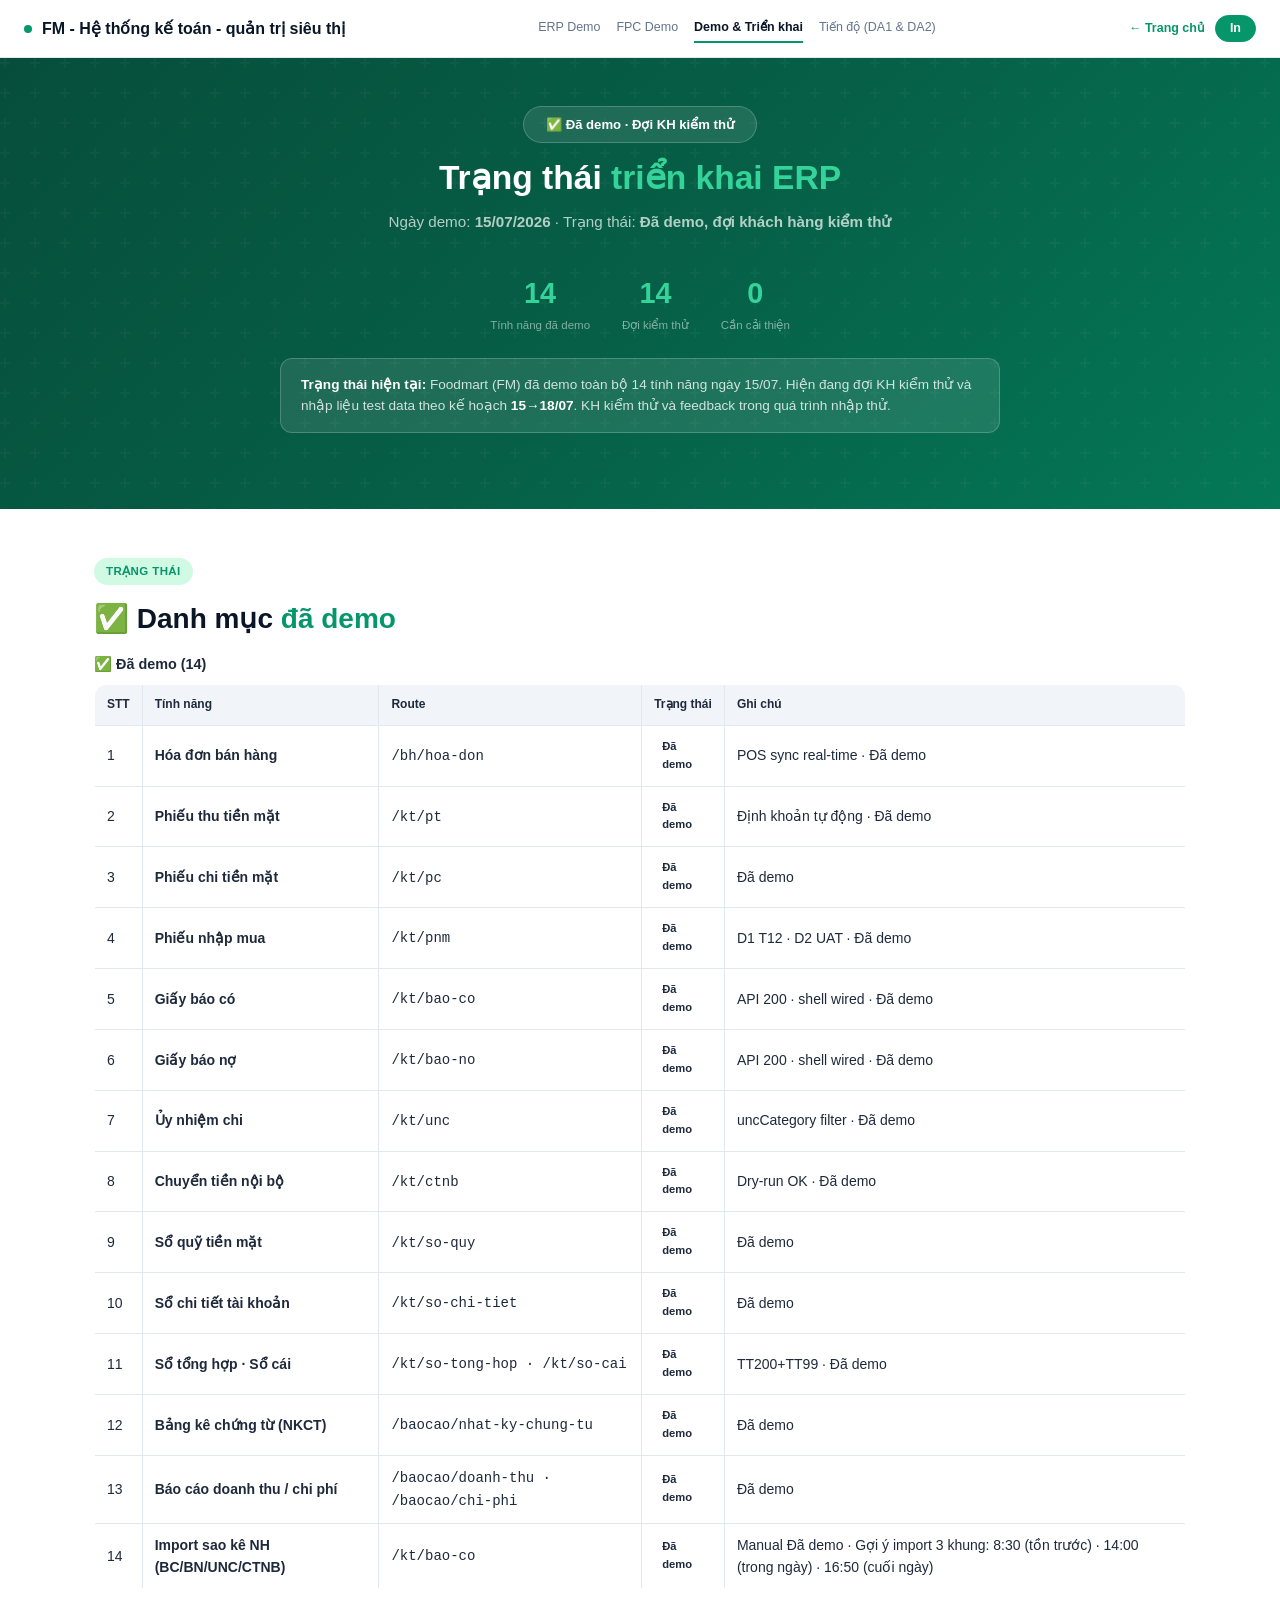
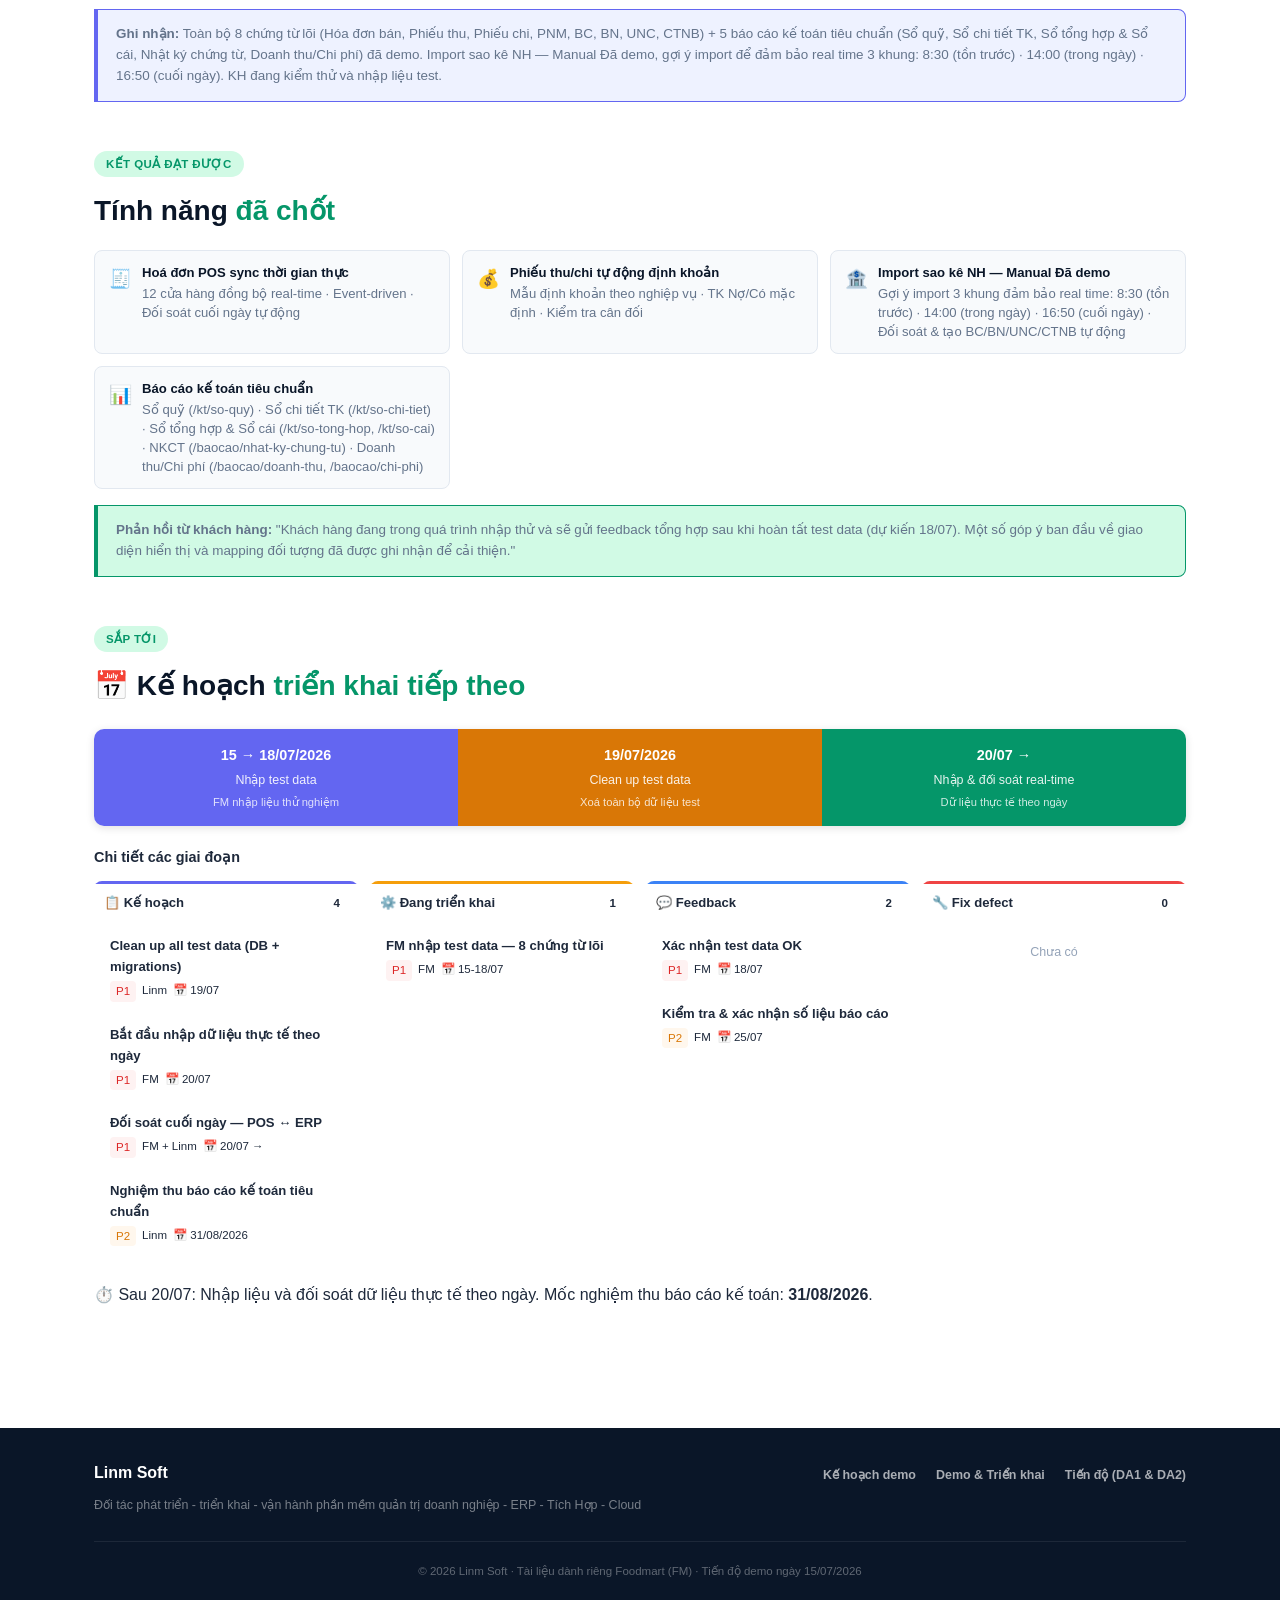
<file: demo-success.html>
<!DOCTYPE html>
<html lang="vi">
<head>
<meta charset="UTF-8">
<meta name="viewport" content="width=device-width, initial-scale=1.0">
<title>Demo &amp; Triển khai · FM</title>
<meta name="robots" content="noindex, nofollow">
<link rel="icon" type="image/svg+xml" href="icons/linm-logo.svg">
<link rel="icon" type="image/png" href="icons/linm-logo.png">
<link rel="apple-touch-icon" href="icons/linm-logo.png">
<meta name="theme-color" content="#4facfe">
<link rel="stylesheet" href="ds-tokens.css">
<link rel="stylesheet" href="site.css">
<link rel="stylesheet" href="contract.css">
<style>
/* Demo success specific styles */
.demo-hero-note {
  background: rgba(255,255,255,.1);
  border: 1px solid rgba(255,255,255,.2);
  border-radius: 12px;
  padding: 16px 20px;
  margin: 24px auto 0;
  max-width: 680px;
  text-align: left;
  font-size: .85rem;
  color: rgba(255,255,255,.8);
  line-height: 1.5;
}
.demo-hero-note strong { color: #fff; }

.demo-header-actions {
  display: flex;
  gap: 10px;
  justify-content: center;
  flex-wrap: wrap;
  margin-top: 20px;
}

.demo-email-btn {
  display: inline-flex;
  align-items: center;
  gap: 6px;
  padding: 10px 20px;
  background: var(--green);
  color: #fff;
  border-radius: 10px;
  font-weight: 700;
  font-size: .85rem;
  border: none;
  cursor: pointer;
  font-family: inherit;
  transition: background .15s;
}
.demo-email-btn:hover { background: #047857; }
.demo-email-btn:active { transform: scale(.97); }
.demo-email-btn.copied { background: #0d9488; }

/* Force hidden for admin-only buttons */
[data-admin-only][hidden] { display: none !important; }

.email-toast {
  position: fixed;
  bottom: 24px;
  left: 50%;
  transform: translateX(-50%) translateY(100px);
  background: var(--navy);
  color: #fff;
  padding: 12px 24px;
  border-radius: 10px;
  font-size: .85rem;
  font-weight: 600;
  box-shadow: 0 8px 24px rgba(0,0,0,.2);
  opacity: 0;
  transition: transform .3s ease, opacity .3s ease;
  z-index: 999;
  pointer-events: none;
}
.email-toast.show { opacity: 1; transform: translateX(-50%) translateY(0); }

/* Results grid */
.results-grid {
  display: grid;
  grid-template-columns: repeat(auto-fit, minmax(280px, 1fr));
  gap: 12px;
  margin: 16px 0;
}

/* Next plan timeline */
.next-plan-timeline {
  display: flex;
  gap: 0;
  margin: 20px 0;
  border-radius: 10px;
  overflow: hidden;
  box-shadow: 0 2px 8px rgba(0,0,0,.12);
}
.npt-seg {
  flex: 1;
  padding: 16px 14px;
  text-align: center;
  color: #fff;
  font-size: .82rem;
  line-height: 1.5;
  min-height: 90px;
  display: flex;
  flex-direction: column;
  align-items: center;
  justify-content: center;
  gap: 4px;
}
.npt-seg .npt-date { font-weight: 800; font-size: .9rem; }
.npt-seg .npt-label { opacity: .9; font-size: .78rem; }
.npt-1 { background: #6366f1; }
.npt-2 { background: #d97706; }
.npt-3 { background: #059669; }

/* Task board */
.task-board { display:grid; grid-template-columns:repeat(4,1fr); gap:12px; }
@media(max-width:720px){ .task-board { grid-template-columns:1fr } }
.task-column { background:var(--gray-0); border-radius:8px; overflow:hidden; border:1px solid var(--gray-2) }
.task-col-header { padding:8px 10px; border-top:3px solid; display:flex; justify-content:space-between; align-items:center; font-weight:600; font-size:.82rem }
.task-col-count { background:var(--gray-2); padding:1px 8px; border-radius:8px; font-size:.72rem }
.task-col-body { padding:6px 8px; min-height:80px }
.task-card { padding:8px; margin-bottom:6px; background:#fff; border:1px solid var(--gray-2); border-radius:6px; font-size:.82rem }
.task-card .task-title { font-weight:600; margin-bottom:4px }
.task-card .task-meta { display:flex; gap:6px; flex-wrap:wrap; font-size:.72rem; color:var(--gray-5) }
.priority-p1 { background:#fef2f2; color:#dc2626; padding:1px 6px; border-radius:4px }
.priority-p2 { background:#fff7ed; color:#d97706; padding:1px 6px; border-radius:4px }
.priority-p3 { background:#f3f4f6; color:#6b7280; padding:1px 6px; border-radius:4px }

/* Results highlight box */
.agenda-highlight-box {
  background: var(--green-light);
  border: 1px solid var(--green);
  border-left: 4px solid var(--green);
  border-radius: 0 8px 8px 0;
  padding: 14px 18px;
  margin: 16px 0;
  font-size: .84rem;
  color: var(--txt2);
  line-height: 1.55;
}

/* Agenda feature card (reuse from demo-plan) */
.agenda-feature {
  display: flex;
  align-items: flex-start;
  gap: 10px;
  padding: 12px 14px;
  border: 1px solid var(--border);
  border-radius: 8px;
  background: var(--slate);
}
.agenda-feature .f-icon { font-size: 1.15rem; flex-shrink: 0; margin-top: 1px; }
.agenda-feature .f-text { font-size: .82rem; color: var(--txt2); line-height: 1.45; }
.agenda-feature .f-text strong { display: block; color: var(--navy); margin-bottom: 2px; }

/* Email preview modal */
.email-preview-overlay {
  position: fixed;
  inset: 0;
  background: rgba(0,0,0,.45);
  z-index: 1000;
  display: none;
  align-items: center;
  justify-content: center;
  padding: 24px;
}
.email-preview-overlay.is-open { display: flex; }
.email-preview-modal {
  background: #fff;
  border-radius: var(--radius);
  max-width: 680px;
  width: 100%;
  max-height: 80vh;
  overflow-y: auto;
  box-shadow: 0 16px 48px rgba(0,0,0,.2);
}
.email-preview-header {
  display: flex;
  align-items: center;
  justify-content: space-between;
  padding: 18px 22px;
  border-bottom: 1px solid var(--border);
  position: sticky;
  top: 0;
  background: #fff;
  z-index: 1;
}
.email-preview-header h3 { font-size: .95rem; font-weight: 800; color: var(--navy); margin: 0; }
.email-preview-close {
  width: 32px; height: 32px; border-radius: 8px; border: 1px solid var(--border);
  background: #fff; font-size: 1.1rem; cursor: pointer;
  display: flex; align-items: center; justify-content: center;
  color: var(--txt2); font-family: inherit;
}
.email-preview-close:hover { background: var(--slate2); }
.email-preview-body {
  padding: 20px 22px;
  font-size: .85rem;
  line-height: 1.65;
  color: var(--txt2);
  white-space: pre-wrap;
  word-break: break-word;
}
.email-preview-footer {
  padding: 14px 22px;
  border-top: 1px solid var(--border);
  display: flex;
  gap: 10px;
  justify-content: flex-end;
}
.email-preview-footer .btn-copy {
  padding: 8px 18px; background: var(--green); color: #fff; border: none;
  border-radius: 8px; font-weight: 700; font-size: .82rem; cursor: pointer; font-family: inherit;
}
.email-preview-footer .btn-copy:hover { background: #047857; }

/* ── Print styles ── */
@media print {
  .plan-nav { display: none !important; }
  .nav-action-print { display: none !important; }
  .nav-links { display: none !important; }
  .demo-header-actions { display: none !important; }
  .email-preview-overlay { display: none !important; }
  .email-toast { display: none !important; }
  .site-footer { display: none !important; }
  .contract-app { padding: 0; }
  .hero { padding: 20px; }
  main { padding: 10px 0; }
  .print-page-break { page-break-before: always; }
}
</style>
</head>
<body>

<div class="contract-app">

<nav class="plan-nav">
  <a href="index.html" class="nav-logo"><div class="dot"></div> FM - Hệ thống kế toán - quản trị siêu thị</a>
  <div class="nav-links">
    <a href="demo-plan.html">ERP Demo</a>
    <a href="demo-plan-kpi.html">FPC Demo</a>
    <a href="demo-success.html" class="active">Demo &amp; Triển khai</a>
    <a href="tien-do/tien-do-2026.html">Tiến độ (DA1 &amp; DA2)</a>
  </div>
  <div class="nav-right">
    <a href="index.html" class="nav-back">← Trang chủ</a>
    <button type="button" class="nav-action nav-action-print" onclick="window.print()">In</button>
    <button type="button" class="nav-action nav-action-export" id="email-trigger-btn" data-admin-only hidden>📧 Gửi email</button>
  </div>
</nav>

<div class="hero compact" style="background:linear-gradient(135deg,#064e3b,#065f46,#047857)">
  <div class="hero-badge"><span class="badge done" style="font-size:.82rem">✅ Đã demo · Đợi KH kiểm thử</span></div>
  <h1>Trạng thái <span>triển khai ERP</span></h1>
  <p>Ngày demo: <strong>15/07/2026</strong> · Trạng thái: <strong>Đã demo, đợi khách hàng kiểm thử</strong></p>

  <div class="hero-stats">
    <div class="hero-stat"><div class="val">14</div><div class="lbl">Tính năng đã demo</div></div>
    <div class="hero-stat"><div class="val">14</div><div class="lbl">Đợi kiểm thử</div></div>
    <div class="hero-stat"><div class="val">0</div><div class="lbl">Cần cải thiện</div></div>
  </div>

  <div class="demo-hero-note" style="max-width:720px">
    <strong>Trạng thái hiện tại:</strong> Foodmart (FM) đã demo toàn bộ 14 tính năng ngày 15/07. Hiện đang đợi KH kiểm thử và nhập liệu test data theo kế hoạch <strong>15→18/07</strong>. KH kiểm thử và feedback trong quá trình nhập thử.
  </div>

  <div class="demo-header-actions">
    <button type="button" class="demo-email-btn" id="copy-email-btn" data-admin-only hidden>
      <span>📋</span> Copy Email gửi khách hàng
    </button>
  </div>
</div>

<main>

  <!-- ── Section: Danh mục đã triển khai ── -->
  <section class="page-section">
    <div class="section-tag">Trạng thái</div>
    <h2 class="section-title">✅ Danh mục <span>đã demo</span></h2>
    <div id="delivered-tables"></div>
    <div class="agenda-highlight-box" style="background:var(--indigo-light);border-color:var(--indigo);border-left-color:var(--indigo)">
      <strong>Ghi nhận:</strong> Toàn bộ 8 chứng từ lõi (Hóa đơn bán, Phiếu thu, Phiếu chi, PNM, BC, BN, UNC, CTNB) + 5 báo cáo kế toán tiêu chuẩn (Sổ quỹ, Sổ chi tiết TK, Sổ tổng hợp & Sổ cái, Nhật ký chứng từ, Doanh thu/Chi phí) đã demo. Import sao kê NH — Manual Đã demo, gợi ý import để đảm bảo real time 3 khung: 8:30 (tồn trước) · 14:00 (trong ngày) · 16:50 (cuối ngày). KH đang kiểm thử và nhập liệu test.
    </div>
  </section>

  <!-- ── Section: Kết quả đạt được ── -->
  <section class="page-section">
    <div class="section-tag">Kết quả đạt được</div>
    <h2 class="section-title">Tính năng <span>đã chốt</span></h2>
    <div class="results-grid" id="results-grid"></div>
    <div class="agenda-highlight-box" id="feedback-box"></div>
  </section>

  <!-- ── Section: Kế hoạch tiếp theo ── -->
  <section class="page-section print-page-break">
    <div class="section-tag">Sắp tới</div>
    <h2 class="section-title">📅 Kế hoạch <span>triển khai tiếp theo</span></h2>
    <div class="next-plan-timeline" id="plan-timeline"></div>
    <h3 style="margin:20px 0 12px;font-size:.9rem">Chi tiết các giai đoạn</h3>
    <div class="task-board" id="task-board"></div>
    <div class="panel-note" style="margin-top:16px" id="plan-note"></div>
  </section>

</main>

<footer class="site-footer">
  <div class="site-footer-inner">
    <div class="site-footer-top">
      <div class="site-footer-brand">
        <strong>Linm Soft</strong>
        <span>Đối tác phát triển - triển khai - vận hành phần mềm quản trị doanh nghiệp - ERP - Tích Hợp - Cloud</span>
      </div>
      <nav class="site-footer-links" aria-label="Liên kết tài liệu">
        <a href="demo-plan.html">Kế hoạch demo</a>
        <a href="demo-success.html">Demo &amp; Triển khai</a>
        <a href="tien-do/tien-do-2026.html">Tiến độ (DA1 &amp; DA2)</a>
      </nav>
    </div>
    <p class="site-footer-copy">© 2026 Linm Soft · Tài liệu dành riêng Foodmart (FM) · Tiến độ demo ngày 15/07/2026</p>
  </div>
</footer>

</div>

<!-- Email preview modal -->
<div class="email-preview-overlay" id="email-preview-overlay">
  <div class="email-preview-modal">
    <div class="email-preview-header">
      <h3>📧 Email gửi khách hàng</h3>
      <button type="button" class="email-preview-close" id="email-preview-close">✕</button>
    </div>
    <div class="email-preview-body" id="email-body-content"></div>
    <div class="email-preview-footer">
      <button type="button" class="btn-copy" id="email-preview-copy-btn">📋 Copy nội dung</button>
    </div>
  </div>
</div>

<!-- Toast notification -->
<div class="email-toast" id="email-toast">Đã copy vào clipboard!</div>

<!-- Embedded JSON data -->
<script id="demo-success-data" type="application/json">
{
  "meta": {
    "clientName": "Foodmart (FM)",
    "productTitle": "FM - Hệ thống kế toán - quản trị siêu thị",
    "demoDate": "15/07/2026",
    "demoStatus": "success"
  },
  "delivered": [
    {"stt": 1, "name": "Hóa đơn bán hàng", "route": "/bh/hoa-don", "status": "approved", "note": "POS sync real-time · Đã demo"},
    {"stt": 2, "name": "Phiếu thu tiền mặt", "route": "/kt/pt", "status": "approved", "note": "Định khoản tự động · Đã demo"},
    {"stt": 3, "name": "Phiếu chi tiền mặt", "route": "/kt/pc", "status": "approved", "note": "Đã demo"},
    {"stt": 4, "name": "Phiếu nhập mua", "route": "/kt/pnm", "status": "approved", "note": "D1 T12 · D2 UAT · Đã demo"},
    {"stt": 5, "name": "Giấy báo có", "route": "/kt/bao-co", "status": "approved", "note": "API 200 · shell wired · Đã demo"},
    {"stt": 6, "name": "Giấy báo nợ", "route": "/kt/bao-no", "status": "approved", "note": "API 200 · shell wired · Đã demo"},
    {"stt": 7, "name": "Ủy nhiệm chi", "route": "/kt/unc", "status": "approved", "note": "uncCategory filter · Đã demo"},
    {"stt": 8, "name": "Chuyển tiền nội bộ", "route": "/kt/ctnb", "status": "approved", "note": "Dry-run OK · Đã demo"},
    {"stt": 9, "name": "Sổ quỹ tiền mặt", "route": "/kt/so-quy", "status": "approved", "note": "Đã demo"},
    {"stt": 10, "name": "Sổ chi tiết tài khoản", "route": "/kt/so-chi-tiet", "status": "approved", "note": "Đã demo"},
    {"stt": 11, "name": "Sổ tổng hợp · Sổ cái", "route": "/kt/so-tong-hop · /kt/so-cai", "status": "approved", "note": "TT200+TT99 · Đã demo"},
    {"stt": 12, "name": "Bảng kê chứng từ (NKCT)", "route": "/baocao/nhat-ky-chung-tu", "status": "approved", "note": "Đã demo"},
    {"stt": 13, "name": "Báo cáo doanh thu / chi phí", "route": "/baocao/doanh-thu · /baocao/chi-phi", "status": "approved", "note": "Đã demo"},
    {"stt": 14, "name": "Import sao kê NH (BC/BN/UNC/CTNB)", "route": "/kt/bao-co", "status": "approved", "note": "Manual Đã demo · Gợi ý import 3 khung: 8:30 (tồn trước) · 14:00 (trong ngày) · 16:50 (cuối ngày)"}
  ],
  "results": [
    {"icon": "🧾", "title": "Hoá đơn POS sync thời gian thực", "detail": "12 cửa hàng đồng bộ real-time · Event-driven · Đối soát cuối ngày tự động"},
    {"icon": "💰", "title": "Phiếu thu/chi tự động định khoản", "detail": "Mẫu định khoản theo nghiệp vụ · TK Nợ/Có mặc định · Kiểm tra cân đối"},
    {"icon": "🏦", "title": "Import sao kê NH — Manual Đã demo", "detail": "Gợi ý import 3 khung đảm bảo real time: 8:30 (tồn trước) · 14:00 (trong ngày) · 16:50 (cuối ngày) · Đối soát & tạo BC/BN/UNC/CTNB tự động"},
    {"icon": "📊", "title": "Báo cáo kế toán tiêu chuẩn", "detail": "Sổ quỹ (/kt/so-quy) · Sổ chi tiết TK (/kt/so-chi-tiet) · Sổ tổng hợp & Sổ cái (/kt/so-tong-hop, /kt/so-cai) · NKCT (/baocao/nhat-ky-chung-tu) · Doanh thu/Chi phí (/baocao/doanh-thu, /baocao/chi-phi)"}
  ],
  "feedback": "Khách hàng đang trong quá trình nhập thử và sẽ gửi feedback tổng hợp sau khi hoàn tất test data (dự kiến 18/07). Một số góp ý ban đầu về giao diện hiển thị và mapping đối tượng đã được ghi nhận để cải thiện.",
  "nextPlan": {
    "milestone": "20/07/2026",
    "phase1": {"label": "Nhập test data", "date": "15 → 18/07/2026", "color": "#6366f1"},
    "phase2": {"label": "Clean up test data", "date": "19/07/2026", "color": "#d97706"},
    "phase3": {"label": "Nhập & đối soát real-time", "date": "20/07 →", "color": "#059669"},
    "tasks": [
      {"id": "T1", "title": "FM nhập test data — 8 chứng từ lõi", "column": "deploy", "priority": "P1", "assignee": "FM", "dueDate": "15-18/07"},
      {"id": "T2", "title": "Xác nhận test data OK", "column": "feedback", "priority": "P1", "assignee": "FM", "dueDate": "18/07"},
      {"id": "T3", "title": "Clean up all test data (DB + migrations)", "column": "plan", "priority": "P1", "assignee": "Linm", "dueDate": "19/07"},
      {"id": "T4", "title": "Bắt đầu nhập dữ liệu thực tế theo ngày", "column": "plan", "priority": "P1", "assignee": "FM", "dueDate": "20/07"},
      {"id": "T5", "title": "Đối soát cuối ngày — POS ↔ ERP", "column": "plan", "priority": "P1", "assignee": "FM + Linm", "dueDate": "20/07 →"},
      {"id": "T6", "title": "Kiểm tra & xác nhận số liệu báo cáo", "column": "feedback", "priority": "P2", "assignee": "FM", "dueDate": "25/07"},
      {"id": "T7", "title": "Nghiệm thu báo cáo kế toán tiêu chuẩn", "column": "plan", "priority": "P2", "assignee": "Linm", "dueDate": "31/08/2026"}
    ]
  }
}
</script>

<script>
(function() {
  'use strict';

  // ── Role gate ──
  var urlParams = new URLSearchParams(location.search);
  var isAdmin = urlParams.get('role') === 'admin';
  document.querySelectorAll('[data-admin-only]').forEach(function(el) {
    if (isAdmin) {
      el.hidden = false;
      el.removeAttribute('hidden');
    } else {
      el.hidden = true;
      el.setAttribute('hidden', '');
    }
  });

  var data = JSON.parse(document.getElementById('demo-success-data')?.textContent || '{}');

  function escapeHtml(str) {
    if (!str) return '';
    var d = document.createElement('div');
    d.appendChild(document.createTextNode(str));
    return d.innerHTML;
  }

  function statusLabel(s) {
    var map = {
      'approved': '<span class="badge done">Đã demo</span>',
      'demo-only': '<span class="badge ready">Đã demo</span>',
      'improve': '<span class="badge prep">Cần cải thiện</span>',
      'new-suggest': '<span class="badge deploy">Đề xuất mới</span>'
    };
    return map[s] || '<span class="badge ready">Đã demo</span>';
  }

  // ── Render delivered table ──
  function renderDelivered() {
    var container = document.getElementById('delivered-tables');
    if (!container) return;

    var html = '';
    var items = data.delivered || [];

    // Approved items
    var approved = items.filter(function(i) { return i.status === 'approved'; });
    html += '<h3 style="margin-bottom:8px;font-size:.9rem">✅ Đã demo (' + approved.length + ')</h3>';
    html += '<table class="deliver-table quote-table" style="margin-bottom:20px">';
    html += '<thead><tr><th>STT</th><th>Tính năng</th><th>Route</th><th>Trạng thái</th><th>Ghi chú</th></tr></thead><tbody>';
    approved.forEach(function(item, idx) {
      html += '<tr><td>' + (idx + 1) + '</td>' +
        '<td><strong>' + escapeHtml(item.name) + '</strong></td>' +
        '<td><code>' + escapeHtml(item.route || '—') + '</code></td>' +
        '<td>' + statusLabel(item.status) + '</td>' +
        '<td>' + escapeHtml(item.note || '') + '</td></tr>';
    });
    html += '</tbody></table>';

    container.innerHTML = html;
  }

  // ── Render task board ──
  function renderTaskBoard() {
    var container = document.getElementById('task-board');
    if (!container) return;
    var tasks = data.nextPlan?.tasks || [];
    var columns = ['plan', 'deploy', 'feedback', 'fix'];
    var colConfig = {
      'plan': {title: '📋 Kế hoạch', color: '#6366f1'},
      'deploy': {title: '⚙️ Đang triển khai', color: '#f59e0b'},
      'feedback': {title: '💬 Feedback', color: '#3b82f6'},
      'fix': {title: '🔧 Fix defect', color: '#ef4444'}
    };

    var html = '';
    columns.forEach(function(col) {
      var colTasks = tasks.filter(function(t) { return t.column === col; });
      html += '<div class="task-column" data-column="' + col + '">' +
        '<div class="task-col-header" style="border-top-color:' + colConfig[col].color + '">' +
          '<span class="task-col-title">' + colConfig[col].title + '</span>' +
          '<span class="task-col-count">' + colTasks.length + '</span>' +
        '</div>' +
        '<div class="task-col-body">';
      if (colTasks.length === 0) {
        html += '<div style="text-align:center;padding:16px;color:var(--txt3);font-size:.78rem">Chưa có</div>';
      } else {
        colTasks.forEach(function(t) {
          var priorityBadge = '';
          if (t.priority === 'P1') priorityBadge = '<span class="priority-p1">P1</span>';
          else if (t.priority === 'P2') priorityBadge = '<span class="priority-p2">P2</span>';
          else if (t.priority === 'P3') priorityBadge = '<span class="priority-p3">P3</span>';
          html += '<div class="task-card">' +
            '<div class="task-title">' + escapeHtml(t.title) + '</div>' +
            '<div class="task-meta">' +
              priorityBadge +
              (t.assignee ? '<span>' + escapeHtml(t.assignee) + '</span>' : '') +
              (t.dueDate ? '<span>📅 ' + escapeHtml(t.dueDate) + '</span>' : '') +
            '</div></div>';
        });
      }
      html += '</div></div>';
    });
    container.innerHTML = html;
  }

  renderDelivered();
  renderResults();
  renderFeedback();
  renderPlanTimeline();
  renderTaskBoard();
  renderPlanNote();

  // ── Render results grid ──
  function renderResults() {
    var container = document.getElementById('results-grid');
    if (!container) return;
    var items = data.results || [];
    container.innerHTML = items.map(function(r) {
      return '<div class="agenda-feature">' +
        '<span class="f-icon">' + escapeHtml(r.icon) + '</span>' +
        '<span class="f-text"><strong>' + escapeHtml(r.title) + '</strong>' + escapeHtml(r.detail) + '</span></div>';
    }).join('');
  }

  // ── Render feedback box ──
  function renderFeedback() {
    var container = document.getElementById('feedback-box');
    if (!container) return;
    var fb = data.feedback || '';
    container.innerHTML = '<strong>Phản hồi từ khách hàng:</strong> "' + escapeHtml(fb) + '"';
  }

  // ── Render plan timeline ──
  function renderPlanTimeline() {
    var container = document.getElementById('plan-timeline');
    if (!container) return;
    var np = data.nextPlan || {};
    container.innerHTML =
      '<div class="npt-seg npt-1">' +
        '<span class="npt-date">' + escapeHtml(np.phase1?.date || '') + '</span>' +
        '<span class="npt-label">' + escapeHtml(np.phase1?.label || '') + '</span>' +
        '<span style="font-size:.7rem;opacity:.8">FM nhập liệu thử nghiệm</span>' +
      '</div>' +
      '<div class="npt-seg npt-2">' +
        '<span class="npt-date">' + escapeHtml(np.phase2?.date || '') + '</span>' +
        '<span class="npt-label">' + escapeHtml(np.phase2?.label || '') + '</span>' +
        '<span style="font-size:.7rem;opacity:.8">Xoá toàn bộ dữ liệu test</span>' +
      '</div>' +
      '<div class="npt-seg npt-3">' +
        '<span class="npt-date">' + escapeHtml(np.phase3?.date || '') + '</span>' +
        '<span class="npt-label">' + escapeHtml(np.phase3?.label || '') + '</span>' +
        '<span style="font-size:.7rem;opacity:.8">Dữ liệu thực tế theo ngày</span>' +
      '</div>';
  }

  // ── Render plan note ──
  function renderPlanNote() {
    var container = document.getElementById('plan-note');
    if (!container) return;
    container.innerHTML = '⏱️ Sau 20/07: Nhập liệu và đối soát dữ liệu thực tế theo ngày. Mốc nghiệm thu báo cáo kế toán: <strong>31/08/2026</strong>.';
  }

  // ── Email content ──
  function getEmailContent() {
    var items = data.delivered || [];
    var approved = items.filter(function(i) { return i.status === 'approved'; });
    var taskList = (data.nextPlan?.tasks || []).map(function(t) {
      return '   • [' + t.priority + '] ' + t.title + ' — ' + (t.assignee || '') + ' (hạn: ' + (t.dueDate || '') + ')';
    }).join('\n');

    return [
      'Kính gửi Quý doanh nghiệp Foodmart (FM),',
      '',
      'Linm Soft xin gửi lời cảm ơn đến Quý doanh nghiệp đã tham gia buổi demo hệ thống ERP vào ngày 15/07/2026.',
      '',
      '═══════════════════════════════════════',
      'KẾT QUẢ DEMO',
      '═══════════════════════════════════════',
      '',
      '✅ Linm đã demo thành công ' + approved.length + ' tính năng ERP tới FM, hiện đang chờ FM kiểm thử.',
      '',
      'Danh mục đã demo:',
      approved.map(function(item, idx) {
        return '  ' + (idx + 1) + '. ' + item.name + ' (' + item.route + ') — ' + item.note;
      }).join('\n'),
      '',
      '───────────────────────────────────────',
      'KẾ HOẠCH TIẾP THEO',
      '───────────────────────────────────────',
      '',
      '📅 Giai đoạn 1 (15→18/07): FM nhập test data — 8 chứng từ lõi + 5 báo cáo KT tiêu chuẩn',
      '🧹 Giai đoạn 2 (19/07): Clean up all test data',
      '🚀 Giai đoạn 3 (20/07→): Nhập & đối soát dữ liệu thực tế theo ngày',
      '',
      'Task chi tiết:',
      taskList,
      '',
      '───────────────────────────────────────',
      'Tài liệu tham khảo:',
      '• Xem trên trang: https://fm-erp.linm-soft.com/shell/trien-khai-erp (tab Demo &amp; Triển khai)',
      '',
      '───────────────────────────────────────',
      '',
      'Chúng tôi sẽ cập nhật tiến độ và gửi báo cáo định kỳ.',
      '',
      'Trân trọng,',
      'Linm Soft',
      'Đinh Bộ Lĩnh — Kỹ sư/Chuyên viên phát triển phần mềm - Linm Soft',
      'ĐT: 0775 909 978 · Email: linmsoft@gmail.com',
      'Website: https://linm-soft.com'
    ].join('\n');
  }

  // ── Toast ──
  function showToast(msg) {
    var toast = document.getElementById('email-toast');
    if (!toast) return;
    toast.textContent = msg || 'Đã copy vào clipboard!';
    toast.classList.add('show');
    setTimeout(function() { toast.classList.remove('show'); }, 2500);
  }

  function copyToClipboard(text, label) {
    if (navigator.clipboard && navigator.clipboard.writeText) {
      navigator.clipboard.writeText(text).then(function() {
        showToast(label || 'Đã copy vào clipboard!');
      })['catch'](function() { fallbackCopy(text, label); });
    } else { fallbackCopy(text, label); }
  }

  function fallbackCopy(text, label) {
    var ta = document.createElement('textarea');
    ta.value = text;
    ta.style.position = 'fixed';
    ta.style.left = '-9999px';
    document.body.appendChild(ta);
    ta.select();
    try { document.execCommand('copy'); showToast(label); } catch(e) { showToast('Không thể copy.'); }
    document.body.removeChild(ta);
  }

  // ── Copy Email button ──
  var copyBtn = document.getElementById('copy-email-btn');
  if (copyBtn) {
    copyBtn.addEventListener('click', function(e) {
      e.preventDefault();
      var content = getEmailContent();
      var overlay = document.getElementById('email-preview-overlay');
      var body = document.getElementById('email-body-content');
      if (overlay && body) {
        body.textContent = content;
        overlay.classList.add('is-open');
        document.body.style.overflow = 'hidden';
      }
    });
  }

  // ── Email preview modal ──
  var overlay = document.getElementById('email-preview-overlay');
  var closeBtn = document.getElementById('email-preview-close');
  var previewCopyBtn = document.getElementById('email-preview-copy-btn');

  function closeEmailPreview() {
    if (overlay) overlay.classList.remove('is-open');
    document.body.style.overflow = '';
  }

  if (closeBtn) closeBtn.addEventListener('click', closeEmailPreview);
  if (overlay) {
    overlay.addEventListener('click', function(e) {
      if (e.target === overlay) closeEmailPreview();
    });
  }

  document.addEventListener('keydown', function(e) {
    if (e.key === 'Escape' && overlay && overlay.classList.contains('is-open')) {
      closeEmailPreview();
    }
  });

  if (previewCopyBtn) {
    previewCopyBtn.addEventListener('click', function() {
      var content = getEmailContent();
      copyToClipboard(content, '📋 Đã copy email vào clipboard!');
    });
  }

  var emailTrigger = document.getElementById('email-trigger-btn');
  if (emailTrigger) {
    emailTrigger.addEventListener('click', function() {
      var content = getEmailContent();
      var body = document.getElementById('email-body-content');
      if (overlay && body) {
        body.textContent = content;
        overlay.classList.add('is-open');
        document.body.style.overflow = 'hidden';
      }
    });
  }
})();
</script>

</body>
</html>
</file>
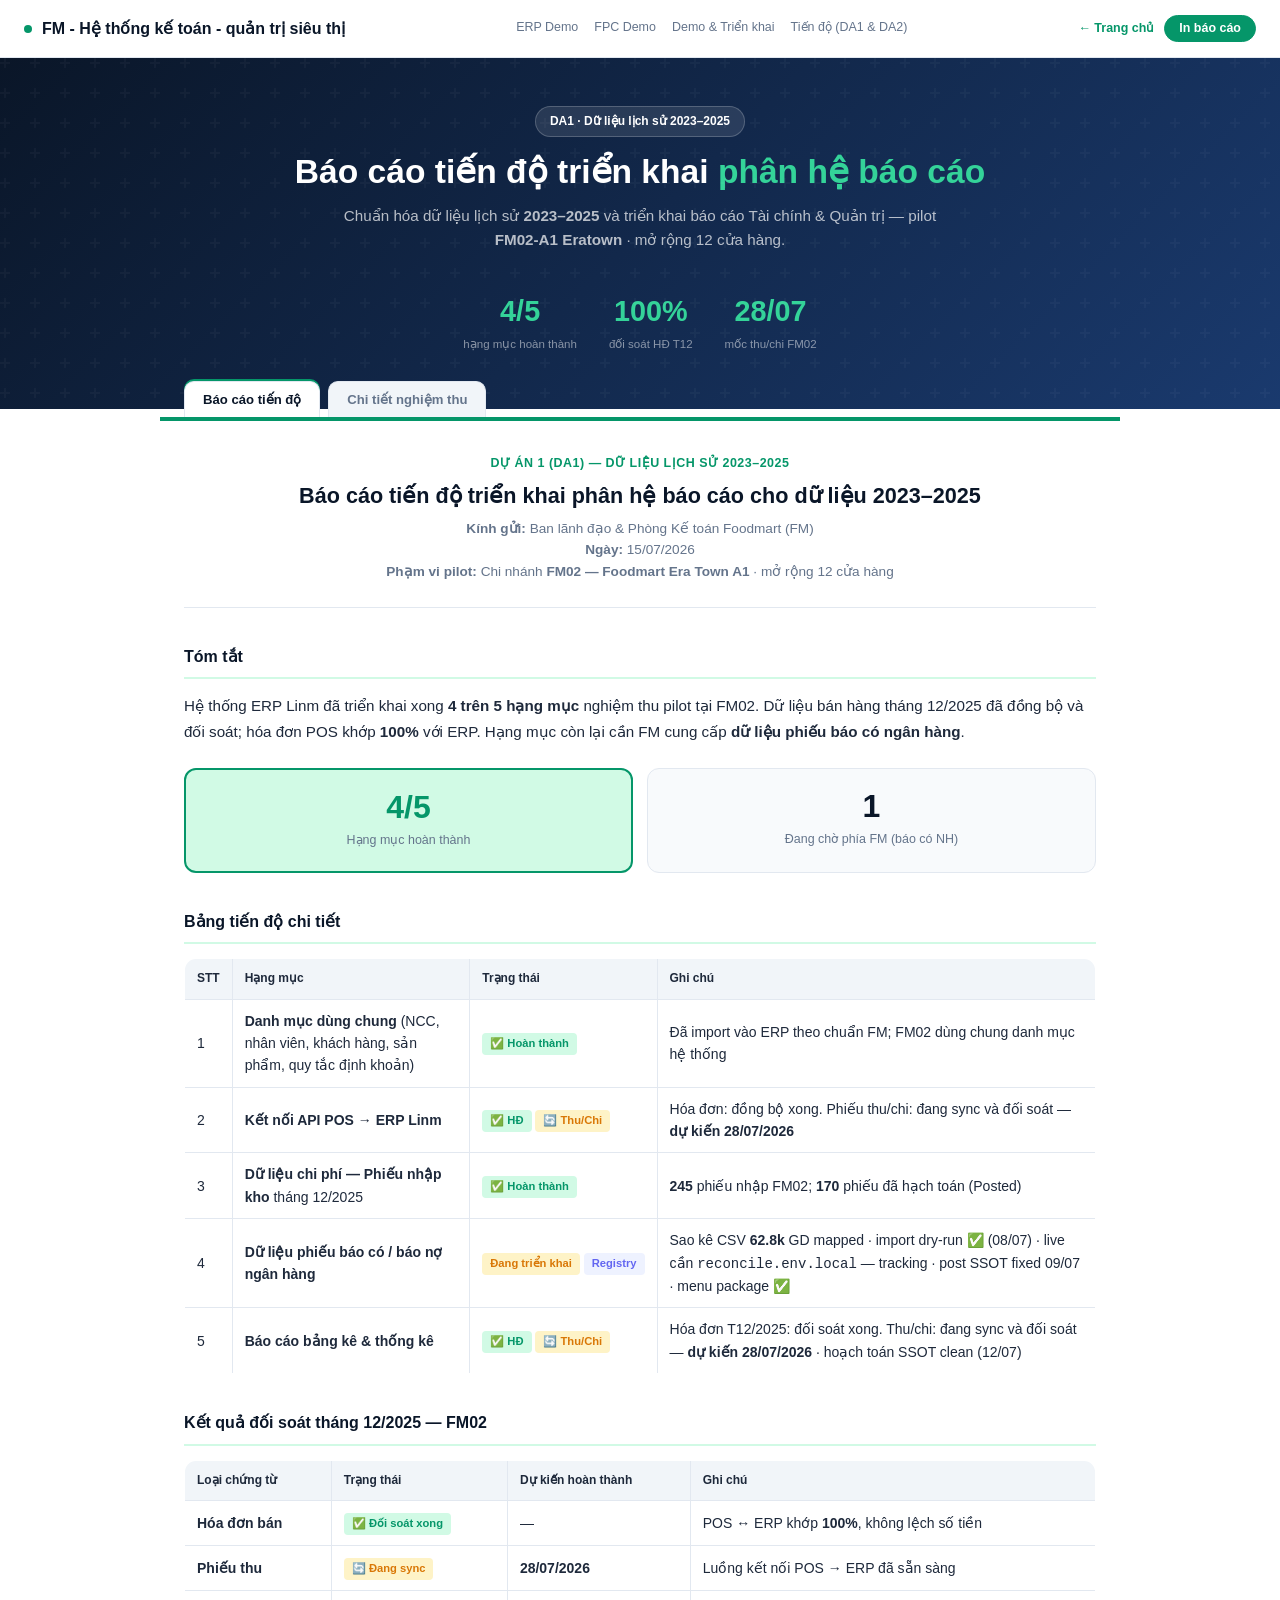
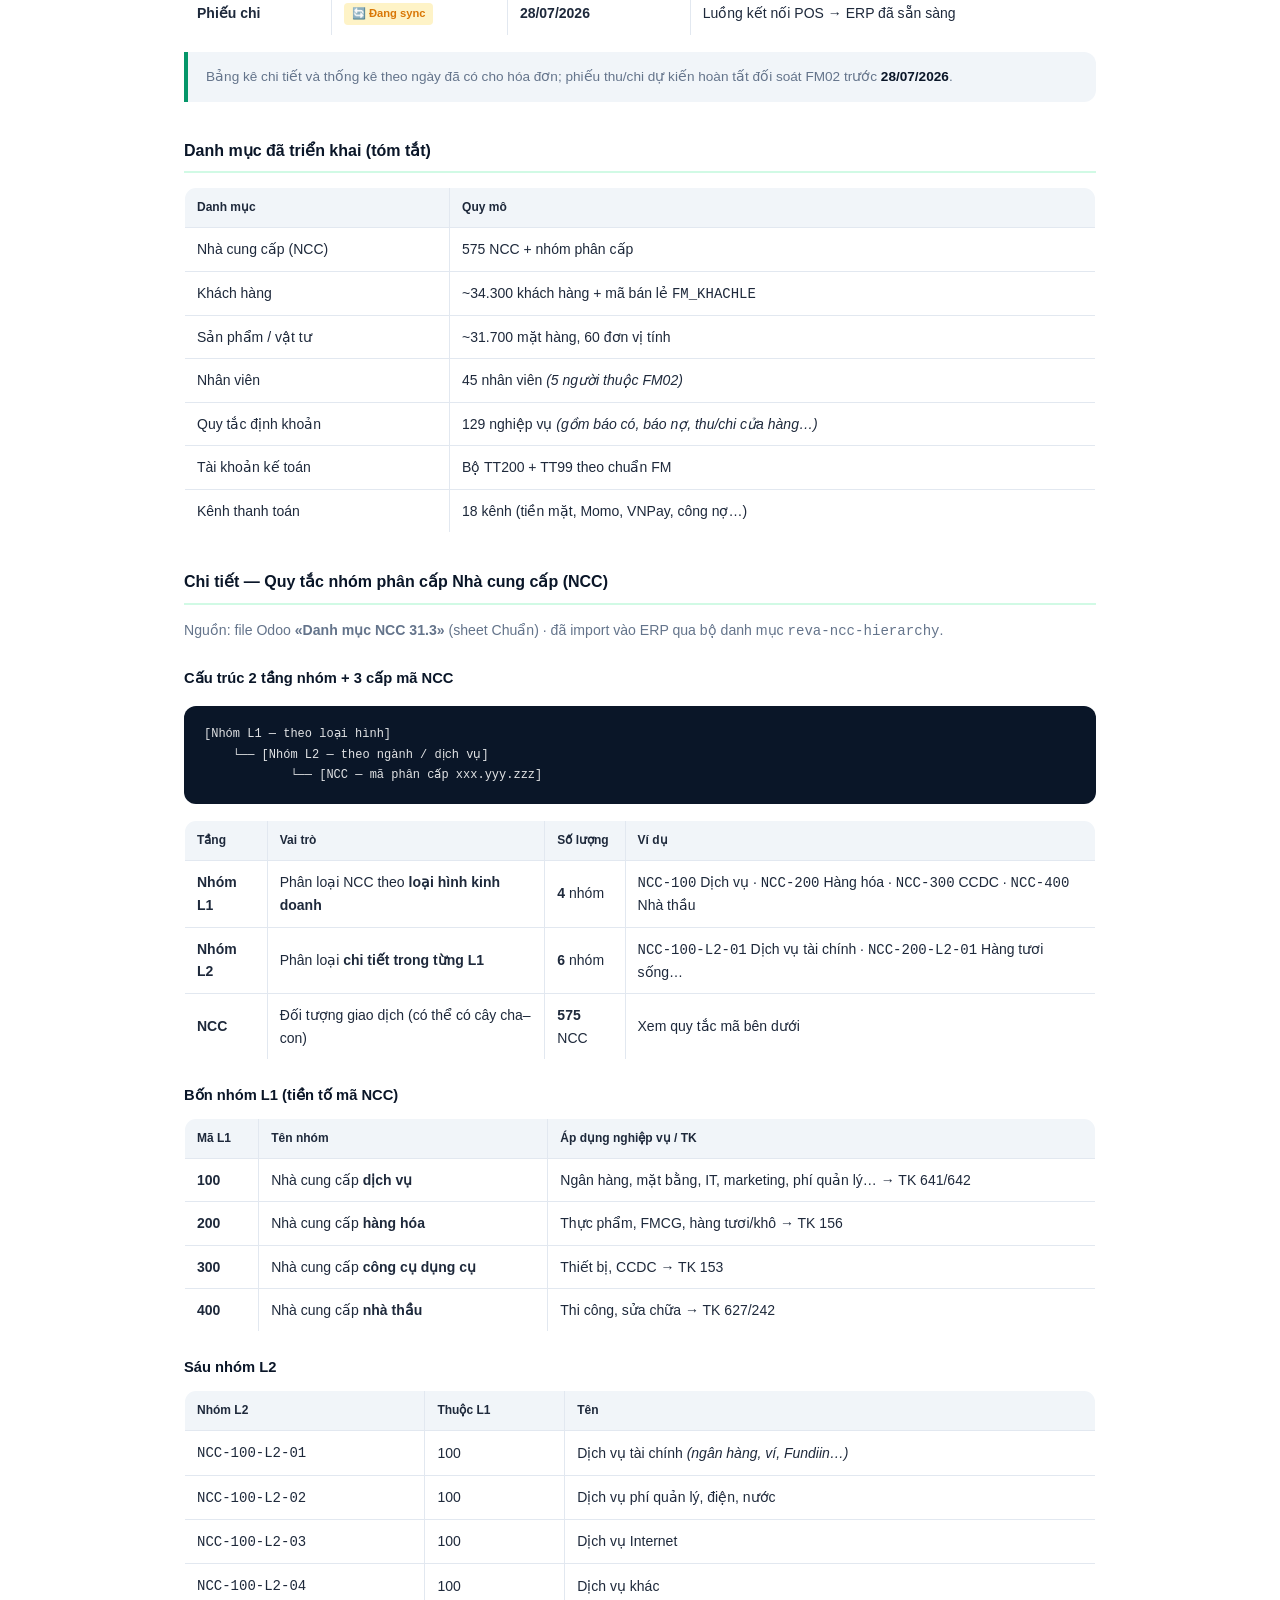
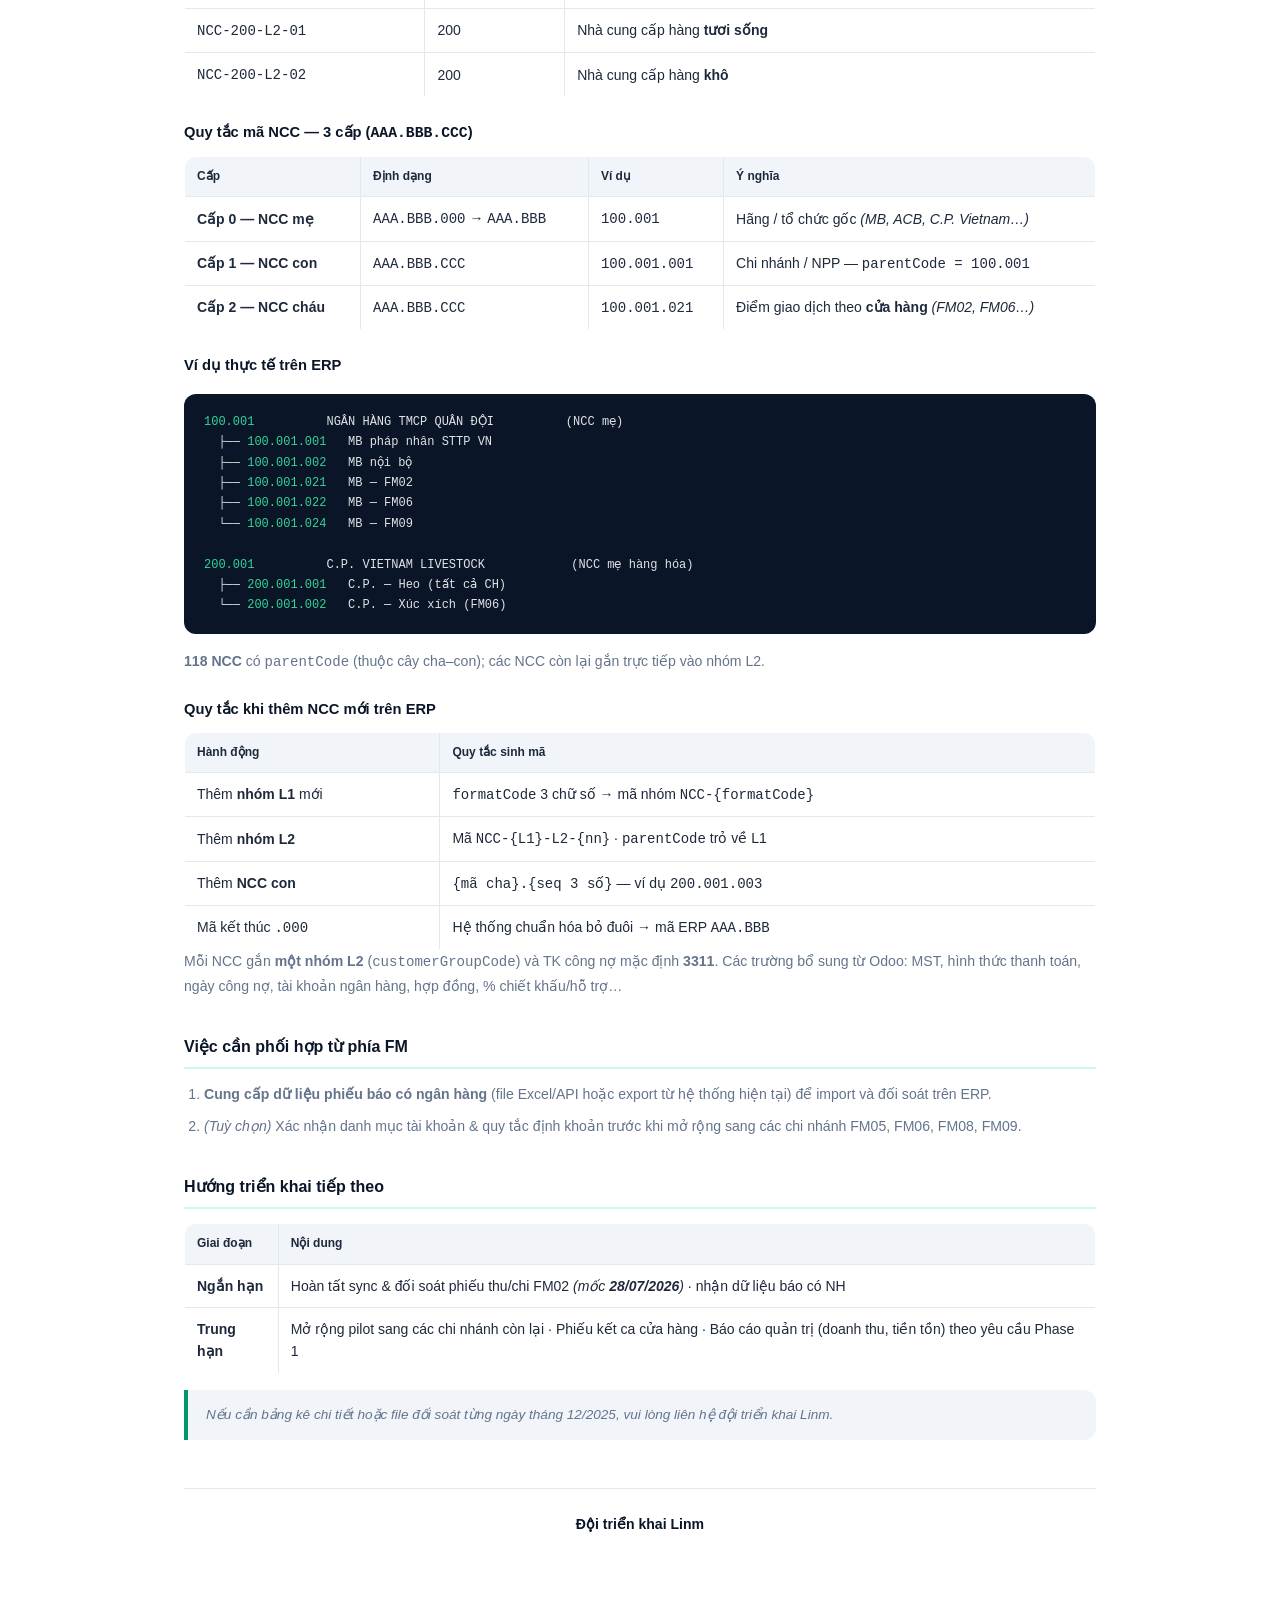
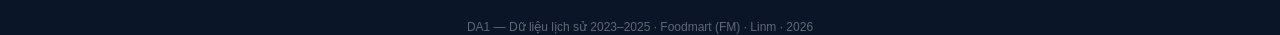
<file: tien-do/phase1-fm02.html>
<!DOCTYPE html>
<html lang="vi">
<head>
<meta charset="UTF-8">
<meta name="viewport" content="width=device-width, initial-scale=1.0">
<title>Báo cáo tiến độ DA1 · Dữ liệu 2023–2025</title>
<meta name="robots" content="noindex, nofollow">
<link rel="icon" type="image/svg+xml" href="../icons/linm-logo.svg">
<link rel="icon" type="image/png" href="../icons/linm-logo.png">
<link rel="apple-touch-icon" href="../icons/linm-logo.png">
<meta name="theme-color" content="#4facfe">
<link rel="stylesheet" href="../ds-tokens.css">
<link rel="stylesheet" href="../site.css">
<link rel="stylesheet" href="../contract.css">
<link rel="stylesheet" href="tien-do-shared.css">
</head>
<body>

<div class="contract-app">

<nav class="plan-nav">
  <a href="../index.html" class="nav-logo"><div class="dot"></div> FM - Hệ thống kế toán - quản trị siêu thị</a>
  <div class="nav-links">
    <a href="../demo-plan.html">ERP Demo</a>
    <a href="../demo-plan-kpi.html">FPC Demo</a>
    <a href="../demo-success.html">Demo &amp; Triển khai</a>
    <a href="tien-do-2026.html">Tiến độ (DA1 &amp; DA2)</a>
  </div>
  <div class="nav-right">
    <a href="../index.html" class="nav-back">← Trang chủ</a>
    <button type="button" class="nav-action nav-action-print" onclick="window.print()">In báo cáo</button>
  </div>
</nav>

<div class="hero compact">
  <div class="hero-badge">DA1 · Dữ liệu lịch sử 2023–2025</div>
  <h1>Báo cáo tiến độ triển khai <span>phân hệ báo cáo</span></h1>
  <p>Chuẩn hóa dữ liệu lịch sử <strong>2023–2025</strong> và triển khai báo cáo Tài chính &amp; Quản trị — pilot <strong>FM02-A1 Eratown</strong> · mở rộng 12 cửa hàng.</p>
  <div class="hero-stats">
    <div class="hero-stat"><div class="val">4/5</div><div class="lbl">hạng mục hoàn thành</div></div>
    <div class="hero-stat"><div class="val">100%</div><div class="lbl">đối soát HĐ T12</div></div>
    <div class="hero-stat"><div class="val">28/07</div><div class="lbl">mốc thu/chi FM02</div></div>
  </div>
</div>

<div class="tien-do-tabs-wrap">
  <div class="tien-do-tabs" role="tablist" aria-label="Tiến độ Phase 1">
    <button type="button" class="tien-do-tab active" role="tab" aria-selected="true" data-tien-do-tab="tien-do">Báo cáo tiến độ</button>
    <button type="button" class="tien-do-tab" role="tab" aria-selected="false" data-tien-do-tab="nghiem-thu">Chi tiết nghiệm thu</button>
  </div>
</div>

<article class="tien-do-doc tien-do-page tien-do-panel is-active" data-tien-do-panel="tien-do" role="tabpanel">

<div class="doc-header">
  <p class="kicker">Dự án 1 (DA1) — Dữ liệu lịch sử 2023–2025</p>
  <h1 class="doc-title">Báo cáo tiến độ triển khai phân hệ báo cáo cho dữ liệu 2023–2025</h1>
  <p class="doc-meta">
    <strong>Kính gửi:</strong> Ban lãnh đạo &amp; Phòng Kế toán Foodmart (FM)<br>
    <strong>Ngày:</strong> 15/07/2026<br>
    <strong>Phạm vi pilot:</strong> Chi nhánh <strong>FM02 — Foodmart Era Town A1</strong> · mở rộng 12 cửa hàng
  </p>
</div>

<h2>Tóm tắt</h2>
<p class="lead">Hệ thống ERP Linm đã triển khai xong <strong>4 trên 5 hạng mục</strong> nghiệm thu pilot tại FM02. Dữ liệu bán hàng tháng 12/2025 đã đồng bộ và đối soát; hóa đơn POS khớp <strong>100%</strong> với ERP. Hạng mục còn lại cần FM cung cấp <strong>dữ liệu phiếu báo có ngân hàng</strong>.</p>

<div class="progress-summary">
  <div class="progress-card featured">
    <div class="val">4/5</div>
    <div class="lbl">Hạng mục hoàn thành</div>
  </div>
  <div class="progress-card">
    <div class="val">1</div>
    <div class="lbl">Đang chờ phía FM (báo có NH)</div>
  </div>
</div>

<h2>Bảng tiến độ chi tiết</h2>
<table class="deliver-table quote-table">
<thead>
<tr><th>STT</th><th>Hạng mục</th><th>Trạng thái</th><th>Ghi chú</th></tr>
</thead>
<tbody>
<tr>
  <td>1</td>
  <td><strong>Danh mục dùng chung</strong> (NCC, nhân viên, khách hàng, sản phẩm, quy tắc định khoản)</td>
  <td class="status-cell"><span class="badge done">✅ Hoàn thành</span></td>
  <td>Đã import vào ERP theo chuẩn FM; FM02 dùng chung danh mục hệ thống</td>
</tr>
<tr>
  <td>2</td>
  <td><strong>Kết nối API POS → ERP Linm</strong></td>
  <td class="status-cell"><span class="badge done">✅ HĐ</span> <span class="badge sync">🔄 Thu/Chi</span></td>
  <td>Hóa đơn: đồng bộ xong. Phiếu thu/chi: đang sync và đối soát — <strong>dự kiến 28/07/2026</strong></td>
</tr>
<tr>
  <td>3</td>
  <td><strong>Dữ liệu chi phí — Phiếu nhập kho</strong> tháng 12/2025</td>
  <td class="status-cell"><span class="badge done">✅ Hoàn thành</span></td>
  <td><strong>245</strong> phiếu nhập FM02; <strong>170</strong> phiếu đã hạch toán (Posted)</td>
</tr>
<tr>
  <td>4</td>
  <td><strong>Dữ liệu phiếu báo có / báo nợ ngân hàng</strong></td>
  <td class="status-cell"><span class="badge deploy">Đang triển khai</span> <span class="badge ready">Registry</span></td>
  <td>Sao kê CSV <strong>62.8k</strong> GD mapped · import dry-run ✅ (08/07) · live cần <code>reconcile.env.local</code> — <a href="../docs/tracking/reva-hop-dong-erp-review.md">tracking</a> · post SSOT fixed 09/07 · menu package ✅</td>
</tr>
<tr>
  <td>5</td>
  <td><strong>Báo cáo bảng kê &amp; thống kê</strong></td>
  <td class="status-cell"><span class="badge done">✅ HĐ</span> <span class="badge sync">🔄 Thu/Chi</span></td>
  <td>Hóa đơn T12/2025: đối soát xong. Thu/chi: đang sync và đối soát — <strong>dự kiến 28/07/2026</strong> · hoạch toán SSOT clean (12/07)</td>
</tr>
</tbody>
</table>

<h2>Kết quả đối soát tháng 12/2025 — FM02</h2>
<table class="deliver-table quote-table">
<thead>
<tr><th>Loại chứng từ</th><th>Trạng thái</th><th>Dự kiến hoàn thành</th><th>Ghi chú</th></tr>
</thead>
<tbody>
<tr>
  <td><strong>Hóa đơn bán</strong></td>
  <td class="status-cell"><span class="badge done">✅ Đối soát xong</span></td>
  <td>—</td>
  <td>POS ↔ ERP khớp <strong>100%</strong>, không lệch số tiền</td>
</tr>
<tr>
  <td><strong>Phiếu thu</strong></td>
  <td class="status-cell"><span class="badge sync">🔄 Đang sync</span></td>
  <td><strong>28/07/2026</strong></td>
  <td>Luồng kết nối POS → ERP đã sẵn sàng</td>
</tr>
<tr>
  <td><strong>Phiếu chi</strong></td>
  <td class="status-cell"><span class="badge sync">🔄 Đang sync</span></td>
  <td><strong>28/07/2026</strong></td>
  <td>Luồng kết nối POS → ERP đã sẵn sàng</td>
</tr>
</tbody>
</table>
<div class="panel-note">Bảng kê chi tiết và thống kê theo ngày đã có cho hóa đơn; phiếu thu/chi dự kiến hoàn tất đối soát FM02 trước <strong>28/07/2026</strong>.</div>

<h2>Danh mục đã triển khai (tóm tắt)</h2>
<table class="deliver-table quote-table">
<thead><tr><th>Danh mục</th><th>Quy mô</th></tr></thead>
<tbody>
<tr><td>Nhà cung cấp (NCC)</td><td>575 NCC + nhóm phân cấp</td></tr>
<tr><td>Khách hàng</td><td>~34.300 khách hàng + mã bán lẻ <code>FM_KHACHLE</code></td></tr>
<tr><td>Sản phẩm / vật tư</td><td>~31.700 mặt hàng, 60 đơn vị tính</td></tr>
<tr><td>Nhân viên</td><td>45 nhân viên <em>(5 người thuộc FM02)</em></td></tr>
<tr><td>Quy tắc định khoản</td><td>129 nghiệp vụ <em>(gồm báo có, báo nợ, thu/chi cửa hàng…)</em></td></tr>
<tr><td>Tài khoản kế toán</td><td>Bộ TT200 + TT99 theo chuẩn FM</td></tr>
<tr><td>Kênh thanh toán</td><td>18 kênh (tiền mặt, Momo, VNPay, công nợ…)</td></tr>
</tbody>
</table>

<h2>Chi tiết — Quy tắc nhóm phân cấp Nhà cung cấp (NCC)</h2>
<p>Nguồn: file Odoo <strong>«Danh mục NCC 31.3»</strong> (sheet Chuẩn) · đã import vào ERP qua bộ danh mục <code>reva-ncc-hierarchy</code>.</p>

<h3>Cấu trúc 2 tầng nhóm + 3 cấp mã NCC</h3>
<pre class="code-tree">[Nhóm L1 — theo loại hình]
    └── [Nhóm L2 — theo ngành / dịch vụ]
            └── [NCC — mã phân cấp xxx.yyy.zzz]</pre>

<table class="deliver-table quote-table">
<thead><tr><th>Tầng</th><th>Vai trò</th><th>Số lượng</th><th>Ví dụ</th></tr></thead>
<tbody>
<tr>
  <td><strong>Nhóm L1</strong></td>
  <td>Phân loại NCC theo <strong>loại hình kinh doanh</strong></td>
  <td><strong>4</strong> nhóm</td>
  <td><code>NCC-100</code> Dịch vụ · <code>NCC-200</code> Hàng hóa · <code>NCC-300</code> CCDC · <code>NCC-400</code> Nhà thầu</td>
</tr>
<tr>
  <td><strong>Nhóm L2</strong></td>
  <td>Phân loại <strong>chi tiết trong từng L1</strong></td>
  <td><strong>6</strong> nhóm</td>
  <td><code>NCC-100-L2-01</code> Dịch vụ tài chính · <code>NCC-200-L2-01</code> Hàng tươi sống…</td>
</tr>
<tr>
  <td><strong>NCC</strong></td>
  <td>Đối tượng giao dịch (có thể có cây cha–con)</td>
  <td><strong>575</strong> NCC</td>
  <td>Xem quy tắc mã bên dưới</td>
</tr>
</tbody>
</table>

<h3>Bốn nhóm L1 (tiền tố mã NCC)</h3>
<table class="deliver-table quote-table">
<thead><tr><th>Mã L1</th><th>Tên nhóm</th><th>Áp dụng nghiệp vụ / TK</th></tr></thead>
<tbody>
<tr><td><strong>100</strong></td><td>Nhà cung cấp <strong>dịch vụ</strong></td><td>Ngân hàng, mặt bằng, IT, marketing, phí quản lý… → TK 641/642</td></tr>
<tr><td><strong>200</strong></td><td>Nhà cung cấp <strong>hàng hóa</strong></td><td>Thực phẩm, FMCG, hàng tươi/khô → TK 156</td></tr>
<tr><td><strong>300</strong></td><td>Nhà cung cấp <strong>công cụ dụng cụ</strong></td><td>Thiết bị, CCDC → TK 153</td></tr>
<tr><td><strong>400</strong></td><td>Nhà cung cấp <strong>nhà thầu</strong></td><td>Thi công, sửa chữa → TK 627/242</td></tr>
</tbody>
</table>

<h3>Sáu nhóm L2</h3>
<table class="deliver-table quote-table">
<thead><tr><th>Nhóm L2</th><th>Thuộc L1</th><th>Tên</th></tr></thead>
<tbody>
<tr><td><code>NCC-100-L2-01</code></td><td>100</td><td>Dịch vụ tài chính <em>(ngân hàng, ví, Fundiin…)</em></td></tr>
<tr><td><code>NCC-100-L2-02</code></td><td>100</td><td>Dịch vụ phí quản lý, điện, nước</td></tr>
<tr><td><code>NCC-100-L2-03</code></td><td>100</td><td>Dịch vụ Internet</td></tr>
<tr><td><code>NCC-100-L2-04</code></td><td>100</td><td>Dịch vụ khác</td></tr>
<tr><td><code>NCC-200-L2-01</code></td><td>200</td><td>Nhà cung cấp hàng <strong>tươi sống</strong></td></tr>
<tr><td><code>NCC-200-L2-02</code></td><td>200</td><td>Nhà cung cấp hàng <strong>khô</strong></td></tr>
</tbody>
</table>

<h3>Quy tắc mã NCC — 3 cấp (<code>AAA.BBB.CCC</code>)</h3>
<table class="deliver-table quote-table">
<thead><tr><th>Cấp</th><th>Định dạng</th><th>Ví dụ</th><th>Ý nghĩa</th></tr></thead>
<tbody>
<tr><td><strong>Cấp 0 — NCC mẹ</strong></td><td><code>AAA.BBB.000</code> → <code>AAA.BBB</code></td><td><code>100.001</code></td><td>Hãng / tổ chức gốc <em>(MB, ACB, C.P. Vietnam…)</em></td></tr>
<tr><td><strong>Cấp 1 — NCC con</strong></td><td><code>AAA.BBB.CCC</code></td><td><code>100.001.001</code></td><td>Chi nhánh / NPP — <code>parentCode = 100.001</code></td></tr>
<tr><td><strong>Cấp 2 — NCC cháu</strong></td><td><code>AAA.BBB.CCC</code></td><td><code>100.001.021</code></td><td>Điểm giao dịch theo <strong>cửa hàng</strong> <em>(FM02, FM06…)</em></td></tr>
</tbody>
</table>

<h3>Ví dụ thực tế trên ERP</h3>
<pre class="code-tree"><span class="hl">100.001</span>          NGÂN HÀNG TMCP QUÂN ĐỘI          (NCC mẹ)
  ├── <span class="hl">100.001.001</span>   MB pháp nhân STTP VN
  ├── <span class="hl">100.001.002</span>   MB nội bộ
  ├── <span class="hl">100.001.021</span>   MB — FM02
  ├── <span class="hl">100.001.022</span>   MB — FM06
  └── <span class="hl">100.001.024</span>   MB — FM09

<span class="hl">200.001</span>          C.P. VIETNAM LIVESTOCK            (NCC mẹ hàng hóa)
  ├── <span class="hl">200.001.001</span>   C.P. — Heo (tất cả CH)
  └── <span class="hl">200.001.002</span>   C.P. — Xúc xích (FM06)</pre>
<p><strong>118 NCC</strong> có <code>parentCode</code> (thuộc cây cha–con); các NCC còn lại gắn trực tiếp vào nhóm L2.</p>

<h3>Quy tắc khi thêm NCC mới trên ERP</h3>
<table class="deliver-table quote-table">
<thead><tr><th>Hành động</th><th>Quy tắc sinh mã</th></tr></thead>
<tbody>
<tr><td>Thêm <strong>nhóm L1</strong> mới</td><td><code>formatCode</code> 3 chữ số → mã nhóm <code>NCC-{formatCode}</code></td></tr>
<tr><td>Thêm <strong>nhóm L2</strong></td><td>Mã <code>NCC-{L1}-L2-{nn}</code> · <code>parentCode</code> trỏ về L1</td></tr>
<tr><td>Thêm <strong>NCC con</strong></td><td><code>{mã cha}.{seq 3 số}</code> — ví dụ <code>200.001.003</code></td></tr>
<tr><td>Mã kết thúc <code>.000</code></td><td>Hệ thống chuẩn hóa bỏ đuôi → mã ERP <code>AAA.BBB</code></td></tr>
</tbody>
</table>
<p>Mỗi NCC gắn <strong>một nhóm L2</strong> (<code>customerGroupCode</code>) và TK công nợ mặc định <strong>3311</strong>. Các trường bổ sung từ Odoo: MST, hình thức thanh toán, ngày công nợ, tài khoản ngân hàng, hợp đồng, % chiết khấu/hỗ trợ…</p>

<h2>Việc cần phối hợp từ phía FM</h2>
<ol class="action-list">
  <li><strong>Cung cấp dữ liệu phiếu báo có ngân hàng</strong> (file Excel/API hoặc export từ hệ thống hiện tại) để import và đối soát trên ERP.</li>
  <li><em>(Tuỳ chọn)</em> Xác nhận danh mục tài khoản &amp; quy tắc định khoản trước khi mở rộng sang các chi nhánh FM05, FM06, FM08, FM09.</li>
</ol>

<h2>Hướng triển khai tiếp theo</h2>
<table class="deliver-table quote-table">
<thead><tr><th>Giai đoạn</th><th>Nội dung</th></tr></thead>
<tbody>
<tr>
  <td><strong>Ngắn hạn</strong></td>
  <td>Hoàn tất sync &amp; đối soát phiếu thu/chi FM02 <em>(mốc <strong>28/07/2026</strong>)</em> · nhận dữ liệu báo có NH</td>
</tr>
<tr>
  <td><strong>Trung hạn</strong></td>
  <td>Mở rộng pilot sang các chi nhánh còn lại · Phiếu kết ca cửa hàng · Báo cáo quản trị (doanh thu, tiền tồn) theo yêu cầu Phase 1</td>
</tr>
</tbody>
</table>

<div class="panel-note"><em>Nếu cần bảng kê chi tiết hoặc file đối soát từng ngày tháng 12/2025, vui lòng liên hệ đội triển khai Linm.</em></div>

<p class="doc-footer"><strong>Đội triển khai Linm</strong></p>

</article>

<article class="tien-do-doc tien-do-page tien-do-panel" data-tien-do-panel="nghiem-thu" role="tabpanel" hidden>

<div class="doc-header">
  <p class="kicker">Nghiệm thu DA1</p>
  <h1 class="doc-title">Chi tiết nghiệm thu — Phân hệ báo cáo · Dữ liệu 2023–2025</h1>
  <p class="doc-meta">
    <strong>Dự án 1 (DA1)</strong> — Dữ liệu lịch sử 2023–2025<br>
    <em>Chuẩn hóa dữ liệu POS → Linm Soft · Báo cáo Tài chính &amp; Quản trị · 12 cửa hàng</em><br>
    <strong>Pilot hiện tại:</strong> FM02 (Foodmart Era Town A1)
  </p>
</div>

<p class="lead">Bảng dưới map <strong>tiêu chí nghiệm thu</strong> với <strong>danh mục · chứng từ · báo cáo</strong> đã triển khai trên ERP Linm.</p>

<h2>Tổng quan 3 giai đoạn</h2>
<div class="phase-grid">
  <div class="phase-card gd1">
    <div class="phase-id">Giai đoạn 01 · 02 tuần</div>
    <h3>Chuẩn hóa dữ liệu — 1 cửa hàng</h3>
    <p class="phase-meta">Pilot <strong>FM02</strong> · dữ liệu 2023–2025 · đối soát sổ sách</p>
    <span class="badge partial">🔄 4/5 tiêu chí</span>
  </div>
  <div class="phase-card gd2">
    <div class="phase-id">Giai đoạn 02 · 02 tuần</div>
    <h3>Mở rộng 12 CH &amp; Báo cáo TC/QT</h3>
    <p class="phase-meta">UI/API báo cáo <strong>đã có</strong> · dữ liệu FM02 đang hoàn thiện</p>
    <span class="badge sync">🔄 Đang triển khai</span>
  </div>
  <div class="phase-card gd3">
    <div class="phase-id">Giai đoạn 03 · 01 tuần</div>
    <h3>Chuyển giao hệ thống</h3>
    <p class="phase-meta">Mã nguồn · build · tài liệu · đào tạo</p>
    <span class="badge pending">⏳ Chờ NT tổng</span>
  </div>
</div>

<h2>GĐ01 — Tiêu chí nghiệm thu &amp; đối chiếu pilot FM02</h2>
<table class="deliver-table quote-table">
<thead><tr><th>STT</th><th>Tiêu chí</th><th>Trạng thái FM02</th><th>Bằng chứng / ghi chú</th></tr></thead>
<tbody>
<tr>
  <td>1</td>
  <td>Danh mục KH, NCC, Nhân sự, Hàng hóa, DT &amp; CP <strong>chuẩn hóa thống nhất</strong></td>
  <td class="status-cell"><span class="badge done">✅</span></td>
  <td>Master sets FM import ERP — xem bảng danh mục bên dưới</td>
</tr>
<tr>
  <td>2</td>
  <td>Dữ liệu lịch sử 2023–2025 <strong>làm sạch</strong> tại 1 cửa hàng</td>
  <td class="status-cell"><span class="badge partial">🔄</span></td>
  <td>HĐ T12/2025 ✅ 100%; PT/PC 🔄 (mốc <strong>28/07/2026</strong>); PNM 245 phiếu (170 Posted)</td>
</tr>
<tr>
  <td>3</td>
  <td>Số liệu <strong>đối soát</strong> hồ sơ &amp; sổ sách kế toán</td>
  <td class="status-cell"><span class="badge partial">🔄</span></td>
  <td>Script <code>reconcile-pos-*.mjs</code> · thư mục <code>doi-soat-12-2025/</code></td>
</tr>
<tr>
  <td>4</td>
  <td>Bộ dữ liệu chuẩn <strong>trên hệ thống</strong>, truy xuất báo cáo</td>
  <td class="status-cell"><span class="badge partial">🔄</span></td>
  <td>ERP route + API hoạt động; thiếu báo có NH &amp; PT/PC đối soát xong</td>
</tr>
<tr>
  <td>5</td>
  <td><strong>Bên B xác nhận</strong> kết quả chuẩn hóa</td>
  <td class="status-cell"><span class="badge wait">⏳</span></td>
  <td>Chờ BB nghiệm thu GĐ01 sau hoàn tất mục 2–4</td>
</tr>
</tbody>
</table>

<h2>Danh mục đã triển khai (map ERP)</h2>
<table class="deliver-table quote-table">
<thead><tr><th>Danh mục</th><th>Quy mô</th><th>Master set / module</th><th>ERP (tham chiếu)</th><th>NT</th></tr></thead>
<tbody>
<tr><td>Nhà cung cấp + nhóm L1/L2</td><td>575 NCC · 4+6 nhóm</td><td><code>reva-ncc-hierarchy</code></td><td class="col-route">Master · Đối tượng/NCC</td><td><span class="badge done">✅</span></td></tr>
<tr><td>Khách hàng</td><td>~34.300 + <code>FM_KHACHLE</code></td><td><code>reva-partners</code></td><td class="col-route">Master · Khách hàng</td><td><span class="badge done">✅</span></td></tr>
<tr><td>Sản phẩm / vật tư</td><td>~31.700 · 60 ĐVT</td><td><code>reva-materials</code></td><td class="col-route">Master · Vật tư</td><td><span class="badge done">✅</span></td></tr>
<tr><td>Nhân viên</td><td>45 (5 FM02)</td><td>HR master</td><td class="col-route">HR · Nhân viên</td><td><span class="badge done">✅</span></td></tr>
<tr><td>Quy tắc định khoản</td><td>129 nghiệp vụ</td><td><code>reva-posting-reason-rules</code></td><td class="col-route">Master · Định khoản</td><td><span class="badge done">✅</span></td></tr>
<tr><td>Tài khoản kế toán</td><td>TT200 + TT99</td><td>seed accounts</td><td class="col-route">Master · Tài khoản</td><td><span class="badge done">✅</span></td></tr>
<tr><td>Kênh thanh toán</td><td>18 kênh</td><td>P1.2 mapping</td><td class="col-route">Master · Kênh TT</td><td><span class="badge done">✅</span></td></tr>
<tr><td>Đơn vị cơ sở (12 CH)</td><td>FM02…FM09…</td><td><code>reva-warehouses</code></td><td class="col-route">PlatformCompany</td><td><span class="badge done">✅</span></td></tr>
</tbody>
</table>

<h2>Chứng từ &amp; đồng bộ POS → ERP</h2>
<table class="deliver-table quote-table">
<thead><tr><th>Chứng từ</th><th>Route ERP</th><th>Connector / API</th><th>Dữ liệu FM02 T12</th><th>NT</th></tr></thead>
<tbody>
<tr>
  <td><strong>Hóa đơn bán</strong></td>
  <td class="col-route">/bh/hoa-don</td>
  <td><code>reva-fm-hoa-don</code> · POS API</td>
  <td><span class="badge done">✅ 100%</span></td>
  <td><span class="badge done">✅</span></td>
</tr>
<tr>
  <td><strong>Phiếu thu</strong></td>
  <td class="col-route">/kt/pt</td>
  <td><code>reva-fm-phieu-thu</code></td>
  <td><span class="badge sync">🔄 28/07</span></td>
  <td><span class="badge sync">🔄</span></td>
</tr>
<tr>
  <td><strong>Phiếu chi</strong></td>
  <td class="col-route">/kt/pc</td>
  <td><code>reva-fm-phieu-chi</code></td>
  <td><span class="badge sync">🔄 28/07</span></td>
  <td><span class="badge sync">🔄</span></td>
</tr>
<tr>
  <td><strong>Phiếu nhập mua</strong></td>
  <td class="col-route">/kt/pnm</td>
  <td><code>reva-purchase-invoices-2025-12</code></td>
  <td><span class="badge partial">🟡 170/245 Posted</span></td>
  <td><span class="badge partial">🔄</span></td>
</tr>
<tr>
  <td><strong>Giấy báo có / Giấy báo nợ</strong></td>
  <td class="col-route">/kt/bao-co · /kt/bao-no</td>
  <td>Định khoản BC/BN sẵn sàng</td>
  <td><span class="badge wait">⏳ Chờ FM</span></td>
  <td><span class="badge wait">⏳</span></td>
</tr>
<tr>
  <td><strong>Ủy nhiệm chi (UNC)</strong></td>
  <td class="col-route">/kt/unc</td>
  <td>Import sao kê · rule UNC-BHXH/BN001</td>
  <td><span class="badge partial">🟡 Pilot</span></td>
  <td><span class="badge partial">🔄</span></td>
</tr>
</tbody>
</table>

<h2>Báo cáo Tài chính &amp; Quản trị (GĐ02)</h2>
<p class="lead" style="font-size:.88rem">P&amp;L cửa hàng, DT/CP/LN, Benchmark chi phí, Store P&amp;L, Ban quản trị. ERP đã có UI/API — cột <strong>Dữ liệu FM02</strong> phản ánh pilot.</p>

<h3>1. Sổ cái &amp; báo cáo kế toán</h3>
<table class="deliver-table quote-table">
<thead><tr><th>Báo cáo</th><th>Route</th><th>UI</th><th>Dữ liệu FM02</th></tr></thead>
<tbody>
<tr><td>Sổ cái</td><td class="col-route">/kt/so-cai</td><td>✅</td><td>🟡</td></tr>
<tr><td>Sổ chi tiết TK</td><td class="col-route">/kt/so-chi-tiet</td><td>✅</td><td>🟡</td></tr>
<tr><td>Cân đối phát sinh</td><td class="col-route">/kt/cdps</td><td>✅</td><td>🟡</td></tr>
<tr><td>Nhật ký chung từ</td><td class="col-route">/baocao/nhat-ky-chung-tu</td><td>✅</td><td>🟡</td></tr>
</tbody>
</table>

<h3>2. Sổ quỹ tiền mặt (thu / chi)</h3>
<table class="deliver-table quote-table">
<thead><tr><th>Báo cáo</th><th>Route</th><th>UI</th><th>Dữ liệu FM02</th></tr></thead>
<tbody>
<tr><td>Sổ quỹ</td><td class="col-route">/kt/so-quy</td><td>✅</td><td>🔄</td></tr>
<tr><td>NK thu tiền</td><td class="col-route">/kt/so-nhat-ky-thu-tien</td><td>✅</td><td>🔄</td></tr>
<tr><td>NK chi tiền</td><td class="col-route">/kt/so-nhat-ky-chi-tien</td><td>✅</td><td>🔄</td></tr>
<tr><td>BC thu/chi</td><td class="col-route">/baocao/thu-chi</td><td>✅</td><td>🔄</td></tr>
</tbody>
</table>

<h3>3. Báo cáo DT · CP · Lãi lỗ · Quản trị</h3>
<table class="deliver-table quote-table">
<thead><tr><th>Báo cáo</th><th>Route</th><th>Mô tả</th><th>UI</th><th>Dữ liệu FM02</th></tr></thead>
<tbody>
<tr><td>Doanh thu</td><td class="col-route">/baocao/doanh-thu</td><td>Phân tích DT</td><td>✅</td><td>✅</td></tr>
<tr><td>Chi phí</td><td class="col-route">/baocao/chi-phi</td><td>Benchmark CP</td><td>✅</td><td>🟡</td></tr>
<tr><td>Bán hàng</td><td class="col-route">/baocao/ban-hang</td><td>DT cửa hàng</td><td>✅</td><td>✅</td></tr>
<tr><td>Bảng cân đối kế toán (B01) · Lưu chuyển tiền tệ (B03)</td><td class="col-route">/baocao/b01-dn · b03-dn</td><td>BC Tài chính</td><td>✅</td><td>🟡 / 🔄</td></tr>
<tr><td>Báo cáo KQKD (B02) · P&amp;L</td><td class="col-route">/baocao/b02-dn</td><td>P&amp;L / Store P&amp;L</td><td>✅</td><td>🟡</td></tr>
<tr><td>Phân tích KPI</td><td class="col-route">/baocao/phan-tich</td><td>Chỉ số quản trị</td><td>✅</td><td>🟡</td></tr>
<tr><td>Báo cáo doanh thu tập đoàn</td><td class="col-route">/reva/bao-cao/doanh-thu</td><td>Ma trận 12 CH</td><td>✅</td><td>⬜ parity</td></tr>
<tr><td>Báo cáo thu/chi tập đoàn</td><td class="col-route">/reva/bao-cao/thu-chi</td><td>Tổng hợp quỹ</td><td>✅</td><td>⬜</td></tr>
<tr><td><strong>BC Ban quản trị tập đoàn</strong></td><td class="col-route">/reva/bao-cao/ban-quan-tri</td><td>BC Quản trị tập đoàn</td><td>✅</td><td>⬜</td></tr>
</tbody>
</table>

<h2>GĐ02 — Tiêu chí báo cáo (đối chiếu)</h2>
<table class="deliver-table quote-table">
<thead><tr><th>STT</th><th>Tiêu chí</th><th>Trạng thái</th><th>Ghi chú</th></tr></thead>
<tbody>
<tr><td>1</td><td>12 CH chuẩn hóa cùng cấu trúc</td><td><span class="badge partial">🔄</span></td><td>Master chung ✅; dữ liệu POS đang mở rộng từ FM02</td></tr>
<tr><td>2</td><td>P&amp;L từng CH &amp; toàn hệ thống</td><td><span class="badge partial">🔄</span></td><td><code>/baocao/b02-dn</code> (BC KQKD) + FM ma trận — chờ đủ GL FM02</td></tr>
<tr><td>3</td><td>BC phân tích DT, CP, LN</td><td><span class="badge partial">🔄</span></td><td>DT ✅ · CP 🟡 · LN sau PT/PC</td></tr>
<tr><td>4</td><td>Benchmark CP · Store P&amp;L</td><td><span class="badge partial">🔄</span></td><td>UI sẵn · parity BossSoft ⬜</td></tr>
<tr><td>5</td><td>BC nhất quán với dữ liệu chuẩn hóa</td><td><span class="badge partial">🔄</span></td><td>Đối soát HĐ ✅; thu/chi 🔄</td></tr>
<tr><td>6</td><td>Bên B xác nhận bộ số liệu &amp; BC</td><td><span class="badge wait">⏳</span></td><td>Sau NT GĐ01 + hoàn thiện FM02</td></tr>
</tbody>
</table>

<h2>GĐ03 — Nghiệm thu &amp; bàn giao</h2>
<p class="lead">Chi tiết release · hạ tầng · nộp store: <a href="../bao-gia/#ban-giao">Báo giá · Tab 4</a>.</p>

<div class="handover-split">
  <div class="handover-box linm">
    <span class="owner-tag">Thuộc quyền Linm</span>
    <h3>ERP Service — Release &amp; Deploy</h3>
    <p class="handover-lead">Linm bàn giao <strong>bản build triển khai</strong> và <strong>hướng dẫn deploy</strong> hệ thống ERP (không chuyển giao full source lõi platform).</p>
    <ul class="handover-deliverables">
      <li><strong>Docker image / release build</strong> — <code>Linm.Web.ERP.WebService</code> (API + BFF + jobs host)</li>
      <li><strong>Hướng dẫn deploy</strong> — <code>docker-compose.yml</code> · <code>.env.template</code> · migration gate</li>
      <li><strong>MFE ERP build</strong> — Finance · Sales · Analytics · Master · HR · Supply (artifact npm/webpack)</li>
      <li><strong>Shell host</strong> — MFE-CORE Root-App mount route ERP</li>
      <li><strong>Tài liệu vận hành service</strong> — configuration · tenant · platform jobs (khung chung)</li>
    </ul>
    <p class="handover-lead" style="margin-top:12px;margin-bottom:0"><em>Nghiệm thu:</em> service chạy ổn định pilot FM02 · báo cáo/danh mục/chứng từ truy cập được qua build đã deploy.</p>
  </div>
  <div class="handover-box reva">
    <span class="owner-tag">Thuộc quyền FM</span>
    <h3>Prefix FM · Job sync POS — Full source</h3>
    <p class="handover-lead">FM nhận <strong>toàn bộ mã nguồn</strong> tích hợp, ETL, mapping, job đồng bộ POS và báo cáo quản trị — kèm <strong>hướng dẫn cấu trúc source</strong> và <strong>hướng dẫn triển khai</strong> lớp tích hợp.</p>
    <ul class="handover-deliverables">
      <li><strong>Job service (tách release)</strong> — <code>Linm.Reva.WebService/Jobs</code> — sync POS độc lập · Docker + deploy guide</li>
      <li><strong>Repo dữ liệu &amp; đối soát</strong> — <code>Linm.Reva.Data</code> (master CSV, scripts, spec Phase 1)</li>
      <li><strong>MFE báo cáo quản trị</strong> — <code>Linm.Web.Reva.Report</code> (<code>/reva/bao-cao/*</code>)</li>
      <li><strong>Job sync POS → ERP</strong> — connector <code>reva-fm-hoa-don</code> · <code>reva-fm-phieu-thu</code> · <code>reva-fm-phieu-chi</code> <em>(đang tách sang <code>Linm.Reva.WebService/Jobs</code>)</em></li>
      <li><strong>Converter &amp; mapping</strong> — <code>RevaFmPayloadConverter</code> · <code>RevaFmMappingRegistry</code> · lookup định khoản FM</li>
      <li><strong>Master sets FM</strong> — <code>data/master/sets/reva-*</code> (NCC, materials, posting rules, PNM T12…)</li>
      <li><strong>Script đối soát</strong> — <code>reconcile-pos-*.mjs</code> · output <code>doi-soat-12-2025/</code></li>
      <li><strong>Tài liệu</strong> — source structure · hướng dẫn triển khai connector/job · runbook sync</li>
    </ul>
    <p class="handover-lead" style="margin-top:12px;margin-bottom:0"><em>Nghiệm thu:</em> FM tự build/deploy lớp tích hợp · chỉnh mapping · mở rộng sync 12 CH theo tài liệu bàn giao.</p>
  </div>
</div>

<h3>Cấu trúc source FM (tóm tắt)</h3>

<div class="panel-note split-plan">
  <span class="split-tag">Kế hoạch tách repo · release riêng</span><br>
  <strong><code>Linm.Reva.WebService/Jobs</code></strong> — service/job đồng bộ POS sẽ được <strong>tách</strong> khỏi <code>Linm.Web.ERP.WebService</code> để FM release độc lập (Docker image + deploy guide riêng). Hiện pilot FM02 vẫn chạy job trên ERP host; mã nguồn <code>RevaFm*</code> và connector <code>reva-fm-*</code> là bản chuyển tiếp sẽ migrate sang repo mới trước bàn giao GĐ03.
</div>

<pre class="repo-tree">Linm.Reva.WebService/         # <strong>FM — tách release (đang chuẩn bị)</strong>
├── Jobs/                     # Platform job: sync POS → ERP
│   ├── connectors/           # reva-fm-hoa-don · phieu-thu · phieu-chi
│   ├── RevaFmPayloadConverter · RevaFmApiClient · mapping registry
│   └── docker-compose · README deploy job service
│
│   <em>← migrate từ Linm.Web.ERP.WebService (Domains/Pos/Sync, DataSync handlers)</em>

Linm.Reva.Data/
├── data/master/              # CSV seed FM (reva-ncc-hierarchy, materials…)
├── data-sync/                # JSON mẫu POS API
├── scripts/
│   ├── reconcile-pos-hoa-don.mjs
│   ├── reconcile-pos-phieu-thu-chi.mjs
│   └── reconcile.env
└── docs/phase1/              # Spec · báo cáo NT

Linm.Web.Reva.Report/         # MFE @linm/reva-report
├── src/pages/reva/           # DoanhThuTapDoan · ThuChiTapDoan · BanQuanTri
└── docs/plan/                # reports-finance-management-plan.md

Linm.Web.ERP.WebService/      # <em>phần FM tạm thời trong repo Linm (pre-split)</em>
├── api/.../Domains/Pos/Services/Sync/
│   ├── RevaFmPayloadConverter.cs
│   ├── RevaFmApiClient.cs · RevaFmVoucherApiClient.cs
│   └── RevaFmMappingRegistry.cs · RevaFmLookupService.cs
├── Services/DataSync/        # External sync handlers (reva-fm-*)
├── data/master/sets/reva-*   # manifest import DataSync
└── docs/data-sync-inbound-api.md</pre>

<h3>Bảng đối chiếu bàn giao GĐ03</h3>
<table class="deliver-table quote-table">
<thead><tr><th>STT</th><th>Tiêu chí GĐ03</th><th>Thuộc</th><th>Hạng mục bàn giao</th><th>NT</th></tr></thead>
<tbody>
<tr>
  <td>1</td>
  <td>Mã nguồn đầy đủ (repo / ZIP)</td>
  <td><span class="badge reva-owner">FM</span></td>
  <td><code>Linm.Reva.Data</code> · <code>Linm.Web.Reva.Report</code> · <code>Linm.Reva.WebService/Jobs</code> <em>(tách release)</em> · <code>RevaFm*</code> interim trong ERP</td>
  <td><span class="badge partial">🔄</span></td>
</tr>
<tr>
  <td>1b</td>
  <td>Release build triển khai</td>
  <td><span class="badge linm">Linm</span></td>
  <td>Image Docker WebService · artifact MFE ERP · không kèm full source lõi</td>
  <td><span class="badge partial">🔄</span></td>
</tr>
<tr>
  <td>2</td>
  <td>Build + tài liệu deploy</td>
  <td><span class="badge linm">Linm</span> + <span class="badge reva-owner">REVA</span></td>
  <td>Linm: <code>docker-compose</code> ERP · FM: deploy <code>Linm.Reva.WebService/Jobs</code> + connector sync</td>
  <td><span class="badge partial">🔄</span></td>
</tr>
<tr>
  <td>3</td>
  <td>Hướng dẫn vận hành &amp; khai thác BC</td>
  <td><span class="badge linm">Linm</span> + <span class="badge reva-owner">REVA</span></td>
  <td>Linm: route ERP/MFE · FM: runbook sync POS · đối soát · ma trận báo cáo</td>
  <td><span class="badge partial">🔄</span></td>
</tr>
<tr>
  <td>3b</td>
  <td>Hướng dẫn cấu trúc source</td>
  <td><span class="badge reva-owner">FM</span></td>
  <td>Sơ đồ repo · namespace <code>RevaFm*</code> · connector manifest · mapping TK/kênh TT</td>
  <td><span class="badge partial">🔄</span></td>
</tr>
<tr>
  <td>4</td>
  <td>Đào tạo nhân sự Bên B</td>
  <td>Cả hai</td>
  <td>Linm: vận hành ERP build · FM: vận hành sync &amp; chỉnh mapping</td>
  <td><span class="badge wait">⏳</span></td>
</tr>
<tr>
  <td>5</td>
  <td>BB nghiệm thu tổng thể</td>
  <td>—</td>
  <td>Sau hoàn tất GĐ01–02 pilot + bàn giao GĐ03</td>
  <td><span class="badge wait">⏳</span></td>
</tr>
<tr>
  <td>6</td>
  <td>Bộ dữ liệu &amp; báo cáo bàn giao đầy đủ</td>
  <td><span class="badge reva-owner">FM</span></td>
  <td>Master đã import · đối soát FM02 · BC trên ERP (xem tab Báo cáo tiến độ)</td>
  <td><span class="badge partial">🔄</span></td>
</tr>
</tbody>
</table>

<h3>Job đồng bộ POS (thuộc bàn giao FM)</h3>
<div class="panel-note split-plan">
  <span class="split-tag">Vị trí source</span>
  Pilot: job chạy trên <code>Linm.Web.ERP.WebService</code> (platform job host). Bàn giao GĐ03: tách sang <strong><code>Linm.Reva.WebService/Jobs</code></strong> — FM build &amp; release image job service độc lập, ERP chỉ nhận dữ liệu qua API/DataSync inbound.
</div>
<table class="deliver-table quote-table">
<thead><tr><th>Connector / Job</th><th>Chứng từ</th><th>Source (hiện tại → tách)</th><th>Trạng thái FM02</th></tr></thead>
<tbody>
<tr><td><code>reva-fm-hoa-don</code></td><td>Hóa đơn bán POS</td><td><code>RevaFmPayloadConverter</code> → <code>Linm.Reva.WebService/Jobs</code></td><td><span class="badge done">✅</span></td></tr>
<tr><td><code>reva-fm-phieu-thu</code></td><td>Phiếu thu</td><td><code>RevaFmVoucherApiClient</code> → Jobs</td><td><span class="badge sync">🔄</span></td></tr>
<tr><td><code>reva-fm-phieu-chi</code></td><td>Phiếu chi</td><td>↑ → Jobs</td><td><span class="badge sync">🔄</span></td></tr>
<tr><td>Platform job schedule</td><td>Chạy sync theo lịch / manual</td><td>ERP host <em>(tạm)</em> → <code>Linm.Reva.WebService</code></td><td><span class="badge partial">🔄 tách</span></td></tr>
<tr><td>Đối soát sau sync</td><td>Verify POS ↔ ERP</td><td><code>Linm.Reva.Data/scripts/reconcile-pos-*.mjs</code></td><td><span class="badge partial">🔄</span></td></tr>
</tbody>
</table>

<div class="panel-note">
  <strong>Phân tách quyền:</strong> phần mềm lõi Linm ERP thuộc Linm · tích hợp sync POS–FM thuộc FM (bàn giao full source). Tham chiếu: <a href="tien-do-2026.html">Tiến độ (DA1 &amp; DA2)</a>.
</div>

<p class="doc-footer"><strong>Đội triển khai Linm</strong></p>

</article>

<footer class="plan-footer">DA1 — Dữ liệu lịch sử 2023–2025 · Foodmart (FM) · Linm · 2026</footer>
</div>

<script src="tien-do-tabs.js"></script>
</body>
</html>
</file>
<file: ds-tokens.css>
/* Linm DS tokens — parity Input / FieldMessage (common-field-control · filter-row-field-layout) */
:root {
  --ds-color-text-primary: #000000;
  --ds-color-text-secondary: #4a4a4a;
  --ds-color-text-tertiary: #6d6d6d;
  --ds-color-text-placeholder: #b2b2b2;
  --ds-color-text-disabled: rgba(0, 0, 0, 0.5);
  --ds-color-text-field-label: var(--ds-color-text-secondary);
  --ds-font-size-field-label: 13px;
  --ds-font-weight-field-label: 500;
  --ds-color-bg-white: #ffffff;
  --ds-color-bg-disabled: #eeeeee;
  --ds-color-error: #c33a00;
  --ds-color-warning: #eb9114;
  --ds-color-info: #005ba8;
  --ds-color-border: #babcbe;
  --ds-border: 1px solid #babcbe;
  --ds-focus-shadow: 0 0 4px #babcbe;
  --ds-radius-md: 4px;
  --ds-height-input-desktop: 32px;
  --ds-height-input-mobile: 40px;
  --ds-font-size-input-desktop: 14px;
  --ds-font-size-input-mobile: 16px;
  --ds-font-size-button: 12px;
  --ds-font-weight-label-desktop: 600;
  --ds-padding-input-desktop: 6px 8px;
  --ds-padding-input-mobile: 9px 8px;
  --ds-gap-label-control: 4px;
  --ds-gap-control-message: 4px;
  --ds-field-message-min-height: 18px;
  --ds-color-primary: #2563eb;
  --ds-shadow-md: 0 4px 6px -1px rgba(0, 0, 0, 0.1);
}
</file>
<file: site.css>
*{margin:0;padding:0;box-sizing:border-box}
html{scroll-behavior:smooth}
body{font-family:-apple-system,BlinkMacSystemFont,'Segoe UI',Roboto,sans-serif;background:#fff;color:#1e293b;line-height:1.6}
a{color:inherit;text-decoration:none}
:root{
  --navy:#0a1628;--green:#059669;--green-light:#d1fae5;--green-mid:#34d399;
  --slate:#f8fafc;--slate2:#f1f5f9;--border:#e2e8f0;
  --txt:#1e293b;--txt2:#64748b;--txt3:#94a3b8;
  --red:#ef4444;--red-light:#fef2f2;--amber:#d97706;--amber-light:#fef3c7;
  --blue:#2563eb;--blue-light:#dbeafe;--indigo:#6366f1;--indigo-light:#eef2ff;
  --radius:12px;
}
nav.plan-nav{position:sticky;top:0;z-index:100;background:rgba(255,255,255,.95);backdrop-filter:blur(12px);border-bottom:1px solid var(--border);padding:0 24px;display:flex;align-items:center;justify-content:space-between;height:58px;flex-wrap:wrap;gap:8px}
.nav-logo{display:flex;align-items:center;gap:10px;font-weight:800;font-size:1rem;color:var(--navy)}
.nav-logo .dot{width:8px;height:8px;border-radius:50%;background:var(--green)}
.nav-links{display:flex;gap:16px;flex-wrap:wrap}
.nav-links a{font-size:.78rem;font-weight:500;color:var(--txt2);padding:4px 0;border-bottom:2px solid transparent}
.nav-links a:hover{color:var(--navy)}
.nav-links a.active{color:var(--navy);border-bottom-color:var(--green);font-weight:700}
.nav-right{display:flex;align-items:center;gap:10px;flex-wrap:wrap}
.nav-action{font-size:.78rem;font-weight:600;color:var(--txt2);padding:5px 14px;border-radius:999px;border:1px solid var(--border);white-space:nowrap;line-height:1.2}
.nav-action:hover{color:var(--navy);border-color:var(--navy)}
.nav-action-print{background:var(--green);color:#fff;border-color:var(--green);cursor:pointer;font-family:inherit}
.nav-action-print:hover{background:#047857;color:#fff;border-color:#047857}
.nav-action-export{background:var(--blue);color:#fff;border-color:var(--blue);cursor:pointer;font-family:inherit}
.nav-action-export:hover{background:#1d4ed8;color:#fff;border-color:#1d4ed8}
.nav-action-export:disabled{opacity:.65;cursor:wait}
.lang-btn{padding:5px 14px;border-radius:999px;border:1px solid var(--border);font-size:.78rem;font-weight:600;cursor:pointer;background:#fff;color:var(--txt2)}
.lang-btn.active{background:var(--navy);color:#fff;border-color:var(--navy)}
.nav-back{font-size:.78rem;color:var(--green);font-weight:600}
.hero{background:linear-gradient(135deg,var(--navy) 0%,#1a3a6e 100%);color:#fff;padding:56px 24px 64px;text-align:center;position:relative;overflow:hidden}
.hero::before{content:'';position:absolute;inset:0;pointer-events:none;background:url("data:image/svg+xml,%3Csvg width='60' height='60' viewBox='0 0 60 60' xmlns='http://www.w3.org/2000/svg'%3E%3Cg fill='%23ffffff' fill-opacity='0.03'%3E%3Cpath d='M36 34v-4h-2v4h-4v2h4v4h2v-4h4v-2h-4zm0-30V0h-2v4h-4v2h4v4h2V6h4V4h-4zM6 34v-4H4v4H0v2h4v4h2v-4h4v-2H6zM6 4V0H4v4H0v2h4v4h2V6h4V4H6z'/%3E%3C/g%3E%3C/svg%3E")}
.hero.compact{padding:48px 24px 56px}
.hero-badge{display:inline-flex;background:rgba(255,255,255,.1);border:1px solid rgba(255,255,255,.2);border-radius:999px;padding:5px 14px;font-size:.75rem;font-weight:600;margin-bottom:16px}
.hero h1{font-size:2.1rem;font-weight:900;line-height:1.15;max-width:720px;margin:0 auto 12px}
.hero h1 span{color:var(--green-mid)}
.hero p{font-size:.95rem;color:rgba(255,255,255,.7);max-width:640px;margin:0 auto 20px}
.hero-actions{display:flex;gap:10px;justify-content:center;flex-wrap:wrap}
.btn-primary{padding:10px 22px;background:var(--green);color:#fff;border-radius:10px;font-weight:700;font-size:.85rem;border:none;cursor:pointer;display:inline-block}
.btn-outline{padding:10px 22px;background:transparent;color:#fff;border-radius:10px;font-weight:700;font-size:.85rem;border:2px solid rgba(255,255,255,.3);cursor:pointer;display:inline-block}
.hero-stats{display:flex;justify-content:center;gap:32px;margin-top:36px;flex-wrap:wrap}
.hero-stat .val{font-size:1.8rem;font-weight:900;color:var(--green-mid)}
.hero-stat .lbl{font-size:.72rem;color:rgba(255,255,255,.5)}
main{max-width:1140px;margin:0 auto;padding:48px 24px 72px}
section.page-section{margin-bottom:48px}
.section-tag{display:inline-flex;background:var(--green-light);color:var(--green);border-radius:999px;padding:4px 12px;font-size:.72rem;font-weight:700;text-transform:uppercase;letter-spacing:.4px;margin-bottom:12px}
.section-tag.amber{background:var(--amber-light);color:var(--amber)}
.section-tag.red{background:var(--red-light);color:var(--red)}
.section-tag.indigo{background:var(--indigo-light);color:var(--indigo)}
h2.section-title{font-size:1.75rem;font-weight:900;color:var(--navy);margin-bottom:12px}
h2.section-title span{color:var(--green)}
.section-sub{font-size:.92rem;color:var(--txt2);max-width:680px;margin-bottom:24px}
.hub-grid{display:grid;grid-template-columns:repeat(auto-fit,minmax(260px,1fr));gap:16px;margin-top:28px}
.hub-card{background:#fff;border:1px solid var(--border);border-radius:var(--radius);padding:24px;display:flex;flex-direction:column;transition:box-shadow .2s}
.hub-card:hover{box-shadow:0 8px 24px rgba(0,0,0,.08)}
.hub-card.featured{border-top:4px solid var(--green)}
.hub-card.amber-top{border-top:4px solid var(--amber)}
.hub-card.green-top{border-top:4px solid #059669}
.hub-card.indigo-top{border-top:4px solid var(--indigo)}
.hub-card h3{font-size:1.05rem;font-weight:800;color:var(--navy);margin-bottom:8px}
.hub-card p{font-size:.82rem;color:var(--txt2);flex:1;margin-bottom:14px}
.hub-meta{font-size:.75rem;color:var(--txt3);margin-bottom:12px}
.hub-card .btn-link{margin-top:auto;display:inline-block;padding:8px 16px;background:var(--navy);color:#fff;border-radius:8px;font-size:.78rem;font-weight:700;text-align:center}
.hub-card-note{display:block;margin-top:10px;font-size:.72rem;color:var(--txt2);font-weight:600}
[data-quote-unlocked][hidden]{display:none!important}
/* ── Phase 1 parallel Gantt timeline ── */
.gantt-board{background:#fff;border:1px solid var(--border);border-radius:var(--radius);padding:20px 20px 16px;margin-top:8px;box-shadow:0 4px 20px rgba(10,22,40,.06)}
.gantt-legend{display:flex;flex-wrap:wrap;gap:8px 16px;margin-bottom:18px;padding-bottom:16px;border-bottom:1px solid var(--border)}
.gantt-legend span{display:inline-flex;align-items:center;gap:6px;font-size:.72rem;font-weight:600;color:var(--txt2)}
.gantt-legend i{width:10px;height:10px;border-radius:3px;flex-shrink:0}
.gantt-legend .c-erp-base{background:var(--green)}
.gantt-legend .c-erp-bc{background:var(--amber)}
.gantt-legend .c-web{background:var(--blue)}
.gantt-legend .c-mobile{background:var(--indigo)}
.gantt-legend .c-static{background:#0d9488}
.gantt-legend .c-p2{background:var(--navy);opacity:.55}
.gantt-grid{display:grid;grid-template-columns:minmax(120px,148px) 1fr;gap:10px 14px;align-items:center}
.gantt-axis-label{font-size:.68rem;font-weight:700;color:var(--txt3);text-transform:uppercase;letter-spacing:.3px}
.gantt-axis-wrap{position:relative;height:28px;margin-bottom:4px}
.gantt-axis-line{position:absolute;left:0;right:0;top:18px;height:2px;background:var(--border);border-radius:1px}
.gantt-tick{position:absolute;top:0;transform:translateX(-50%);font-size:.65rem;font-weight:600;color:var(--txt3);white-space:nowrap}
.gantt-tick::after{content:'';position:absolute;left:50%;top:16px;width:1px;height:8px;background:var(--border);transform:translateX(-50%)}
.gantt-tick.major{font-size:.7rem;color:var(--navy);font-weight:700}
.gantt-tick.erp-zone{color:var(--green)}
.gantt-row-label{font-size:.78rem;font-weight:700;color:var(--navy);line-height:1.3;padding-right:4px}
.gantt-row-label small{display:block;font-size:.68rem;font-weight:500;color:var(--txt3);margin-top:2px}
.gantt-track{position:relative;height:40px;background:var(--slate2);border-radius:8px;overflow:hidden}
@keyframes gantt-in{from{opacity:0;transform:scaleX(.85)}to{opacity:1;transform:scaleX(1)}}
.gantt-bar{position:absolute;top:5px;bottom:5px;border-radius:6px;display:flex;align-items:center;padding:0 10px;font-size:.68rem;font-weight:700;color:#fff;line-height:1.2;overflow:hidden;transition:transform .15s,box-shadow .15s;cursor:default;transform-origin:left center;animation:gantt-in .45s ease backwards}
.gantt-bar.erp-bc{animation-delay:.06s}
.gantt-bar.web{animation-delay:.1s}
.gantt-bar.mobile{animation-delay:.14s}
.gantt-bar.static{animation-delay:.18s}
.gantt-bar.p2{animation-delay:.22s}
.gantt-bar:hover{transform:translateY(-1px);box-shadow:0 4px 12px rgba(0,0,0,.15);z-index:2}
.gantt-bar.erp-base{left:0;width:23.33%;background:linear-gradient(135deg,var(--green),#047857)}
.gantt-bar.erp-bc{left:23.33%;width:23.33%;background:linear-gradient(135deg,var(--amber),#b45309)}
.gantt-bar.web{left:0;width:100%;background:linear-gradient(90deg,var(--blue),#1d4ed8);opacity:.92}
.gantt-bar.mobile{left:0;width:100%;background:linear-gradient(90deg,var(--indigo),#4f46e5);opacity:.88}
.gantt-bar.static{left:0;width:33.33%;background:linear-gradient(135deg,#0d9488,#0f766e)}
.gantt-bar.static-ext{left:33.33%;width:66.67%;background:repeating-linear-gradient(90deg,rgba(13,148,136,.12) 0,rgba(13,148,136,.12) 8px,transparent 8px,transparent 16px);border:1px dashed #0d9488;top:5px;bottom:5px;border-radius:6px}
.gantt-bar.p2{left:40%;width:30%;background:linear-gradient(135deg,var(--navy),#1e3a5f);border:2px dashed rgba(255,255,255,.35)}
.gantt-bar-inner{white-space:nowrap;overflow:hidden;text-overflow:ellipsis}
.gantt-bar .gantt-tags{display:flex;flex-wrap:wrap;gap:4px;margin-top:2px}
.gantt-bar .tag{font-size:.58rem;font-weight:600;padding:1px 5px;background:rgba(255,255,255,.22);border-radius:4px}
.gantt-erp-marker{position:absolute;top:0;bottom:0;left:46.67%;width:2px;background:var(--green);opacity:.35;pointer-events:none;z-index:1}
.gantt-erp-marker::before{content:'';position:absolute;top:-4px;left:50%;transform:translateX(-50%);width:8px;height:8px;border-radius:50%;background:var(--green)}
.gantt-note{margin-top:16px;padding:12px 14px;background:var(--slate);border-radius:8px;border-left:3px solid var(--navy);font-size:.8rem;color:var(--txt2)}
.gantt-note strong{color:var(--navy)}
.gantt-note a{color:var(--green);font-weight:600}
.gantt-hint{font-size:.72rem;color:var(--txt3);margin-top:10px;text-align:center}
@media(max-width:720px){
  .gantt-grid{grid-template-columns:1fr}
  .gantt-axis-label{display:none}
  .gantt-row-label{padding:8px 0 0;border-top:1px solid var(--border)}
  .gantt-bar{font-size:.62rem;padding:0 6px}
  .gantt-bar .tag{display:none}
}
.summary-grid{display:grid;grid-template-columns:repeat(4,1fr);gap:12px;margin:24px 0}
.sum-card{background:#fff;border:1px solid var(--border);border-radius:var(--radius);padding:16px;text-align:center}
.sum-card .n{font-size:1.6rem;font-weight:900;color:var(--navy)}
.sum-card .n.ok{color:var(--green)}.sum-card .n.warn{color:var(--amber)}.sum-card .n.bad{color:var(--red)}
.sum-card .l{font-size:.75rem;color:var(--txt2);margin-top:4px}
.gap-table,.deliver-table,.store-matrix,.quote-table{width:100%;border-collapse:collapse;font-size:.875rem;background:#fff;border-radius:var(--radius);overflow:hidden;border:1px solid var(--border)}
.gap-table th{background:var(--navy);color:#fff;padding:11px 12px;text-align:left;font-weight:600}
.gap-table td{padding:10px 12px;border-bottom:1px solid var(--border);vertical-align:top}
.gap-table tr:last-child td{border-bottom:none}
.deliver-table th,.deliver-table td,.store-matrix th,.store-matrix td{padding:10px 12px;border:1px solid var(--border);text-align:left}
.deliver-table th,.quote-table th,.store-matrix th{background:var(--slate2);font-weight:600}
.deliver-table th,.quote-table th{font-size:.75rem}
.badge{display:inline-block;padding:2px 8px;border-radius:4px;font-size:.7rem;font-weight:700}
.badge.ok{background:var(--green-light);color:var(--green)}
.badge.partial{background:var(--amber-light);color:var(--amber)}
.badge.no{background:var(--red-light);color:var(--red)}
.badge.p1{background:#dbeafe;color:var(--blue)}
.demo-grid{display:grid;grid-template-columns:repeat(auto-fit,minmax(240px,1fr));gap:14px}
.demo-card{background:#fff;border:1px solid var(--border);border-radius:var(--radius);padding:20px;border-top:3px solid var(--green)}
.demo-card.warn{border-top-color:var(--amber)}
.demo-card h4{font-size:.9rem;font-weight:700;color:var(--navy);margin-bottom:8px}
.demo-card ul{margin:0;padding-left:18px;font-size:.8rem;color:var(--txt2)}
.demo-route{font-family:monospace;font-size:.7rem;color:var(--green);margin-top:8px}
.sprint-row,.week2-grid,.track-grid{display:grid;grid-template-columns:1fr 1fr;gap:16px;margin-top:20px}
.track-grid.three{grid-template-columns:repeat(3,1fr)}
.sprint-box,.track-box{background:#fff;border:1px solid var(--border);border-radius:var(--radius);padding:22px}
.sprint-box h3,.track-box h3{font-size:.95rem;font-weight:800;color:var(--navy);margin-bottom:4px}
.sprint-box .week,.track-box .dur{font-size:.78rem;color:var(--green);font-weight:600;margin-bottom:12px}
.task-list{list-style:none}
.task-list li{display:flex;gap:10px;padding:7px 0;border-bottom:1px solid var(--slate2);font-size:.82rem;color:var(--txt2)}
.task-list li:last-child{border:none}
.task-id{font-weight:700;color:var(--blue);min-width:32px;flex-shrink:0}
.timeline{margin-top:24px;position:relative;padding-left:28px}
.timeline::before{content:'';position:absolute;left:8px;top:0;bottom:0;width:2px;background:var(--border)}
.tl-item{position:relative;margin-bottom:20px;padding-left:18px}
.tl-item::before{content:'';position:absolute;left:-24px;top:6px;width:11px;height:11px;border-radius:50%;background:var(--green);border:2px solid #fff;box-shadow:0 0 0 2px var(--green)}
.tl-item h4{font-size:.88rem;font-weight:700;color:var(--navy)}
.tl-item p{font-size:.8rem;color:var(--txt2);margin-top:4px}
.demo-purpose{background:#fff;border:2px solid var(--green);border-radius:var(--radius);padding:22px;margin-bottom:24px}
.demo-purpose h3{font-size:1rem;font-weight:800;color:var(--navy);margin-bottom:8px}
.ui-checklist{display:grid;grid-template-columns:repeat(auto-fit,minmax(200px,1fr));gap:8px;margin-top:12px}
.ui-check{display:flex;gap:8px;font-size:.78rem;color:var(--txt2);background:var(--slate);padding:8px 10px;border-radius:8px}
.ui-check span:first-child{color:var(--green);font-weight:700}
.contract-box,.challenge-box{background:#fff;border:1px solid var(--border);border-left:4px solid var(--amber);border-radius:var(--radius);padding:20px 22px;margin:24px 0}
.challenge-box{border-color:#fcd34d}
.contract-box h3,.challenge-box h3{font-size:.95rem;font-weight:800;color:var(--navy);margin-bottom:10px}
.contract-box h4{font-size:.78rem;font-weight:700;color:var(--amber);margin:8px 0 4px;text-transform:uppercase}
.contract-box ul,.challenge-box ul{font-size:.84rem;color:var(--txt2);padding-left:18px}
.contract-ref{font-size:.72rem;color:var(--txt3);margin-top:10px}
.investor-grid{display:grid;grid-template-columns:repeat(auto-fit,minmax(220px,1fr));gap:12px;margin-top:16px}
.inv-card{background:#fff;border:1px solid var(--border);border-radius:var(--radius);padding:18px;border-top:3px solid var(--navy)}
.inv-card h4{font-size:.88rem;font-weight:700;color:var(--navy);margin-bottom:6px}
.inv-card p{font-size:.78rem;color:var(--txt2)}
.store-matrix .ok{background:var(--green-light)}
.store-matrix .partial{background:var(--amber-light)}
.panel-gray{background:var(--slate);border-radius:var(--radius);padding:28px 24px;margin-bottom:32px;border:1px solid var(--border)}
.panel-gray .section-sub{max-width:none}
.map-box{background:var(--blue-light);border:1px solid #93c5fd;border-radius:var(--radius);padding:18px;margin-bottom:24px;font-size:.84rem}
.map-box table{width:100%;border-collapse:collapse;margin-top:10px;font-size:.8rem}
.map-box td{padding:6px 8px;border-bottom:1px solid #bfdbfe}
.roadmap{display:grid;grid-template-columns:repeat(3,1fr);gap:16px;margin-top:28px}
.phase-card{border-radius:var(--radius);padding:24px}
.phase-card.p1{background:var(--navy);color:#fff}
.phase-card.p2,.phase-card.p3{background:var(--slate2);border:1px solid var(--border)}
.phase-card.p0{background:var(--green-light);border:1px solid var(--green)}
.phase-label{font-size:.7rem;font-weight:700;text-transform:uppercase;opacity:.7;margin-bottom:6px}
.phase-card h3{font-size:1.05rem;font-weight:800;margin-bottom:12px}
.phase-card ul{list-style:none;font-size:.8rem}
.phase-card.p1 ul{color:rgba(255,255,255,.75)}
.phase-card.p2 ul,.phase-card.p3 ul,.phase-card.p0 ul{color:var(--txt2)}
.phase-card li{padding:4px 0}
.phase-card li::before{content:'→ ';opacity:.6}
.cta-box{background:linear-gradient(135deg,var(--navy),#1a3a6e);border-radius:var(--radius);padding:40px 28px;text-align:center;color:#fff;margin-top:40px}
.cta-box h2{font-size:1.6rem;font-weight:900;margin-bottom:12px}
.cta-box p{color:rgba(255,255,255,.65);margin-bottom:20px;font-size:.92rem}
.cta-links{display:flex;gap:12px;justify-content:center;flex-wrap:wrap}
.cta-links a{padding:12px 24px;border-radius:8px;font-weight:700;font-size:.85rem}
.cta-links .primary{background:var(--green);color:#fff}
.cta-links .secondary{background:rgba(255,255,255,.1);color:#fff;border:1px solid rgba(255,255,255,.25)}
.track-box.indigo{border-top:3px solid var(--indigo)}
.track-box.blue{border-top:3px solid var(--blue)}
.dep-list{font-size:.8rem;color:var(--txt2);margin-top:12px;padding:10px 14px;background:var(--slate);border-radius:8px}
footer.plan-footer{background:var(--navy);color:rgba(255,255,255,.35);text-align:center;padding:18px;font-size:.75rem}
footer.plan-footer a{color:rgba(255,255,255,.5)}

.visually-hidden{position:absolute;width:1px;height:1px;padding:0;margin:-1px;overflow:hidden;clip:rect(0,0,0,0);white-space:nowrap;border:0}

/* Hub trang chủ — lời cảm ơn + footer mở rộng */
.home-thanks{margin-top:8px;margin-bottom:0}
.home-thanks-inner{
  max-width:720px;margin:0 auto;padding:36px 28px;text-align:center;
  background:linear-gradient(180deg,var(--green-light) 0%,#fff 100%);
  border:1px solid var(--border);border-radius:var(--radius);
}
.home-thanks-lead{font-size:.95rem;color:var(--txt);line-height:1.7;margin:0 0 16px}
.home-slogan{
  font-size:1.15rem;font-weight:800;color:var(--navy);line-height:1.45;margin:0 0 12px;
  letter-spacing:.2px;
}
.home-slogan span{color:var(--green)}
.home-thanks-sub{font-size:.85rem;color:var(--txt2);line-height:1.65;margin:0;max-width:560px;margin-left:auto;margin-right:auto}
.site-footer{background:var(--navy);color:rgba(255,255,255,.55);margin-top:0}
.site-footer-inner{max-width:1140px;margin:0 auto;padding:32px 24px 24px}
.site-footer-top{
  display:flex;flex-wrap:wrap;align-items:flex-start;justify-content:space-between;
  gap:24px 32px;padding-bottom:24px;border-bottom:1px solid rgba(255,255,255,.08);
}
.site-footer-brand strong{display:block;font-size:1rem;font-weight:800;color:#fff;margin-bottom:6px}
.site-footer-brand span{font-size:.78rem;color:rgba(255,255,255,.45);line-height:1.5}
.site-footer-links{display:flex;flex-wrap:wrap;gap:10px 20px;align-items:center}
.site-footer-links a{
  font-size:.78rem;font-weight:600;color:rgba(255,255,255,.65);
  padding:6px 0;border-bottom:1px solid transparent;
}
.site-footer-links a:hover{color:var(--green-mid);border-bottom-color:var(--green-mid)}
.site-footer-copy{
  margin:20px 0 0;font-size:.72rem;color:rgba(255,255,255,.35);
  text-align:center;line-height:1.6;
}
@media(max-width:720px){
  .home-thanks-inner{padding:28px 20px}
  .home-slogan{font-size:1.02rem}
  .site-footer-top{flex-direction:column;gap:16px}
}

/* ── Tablet + mobile (≤900px) — nav stack, scroll tabs/actions ── */
@media(max-width:900px){
  .summary-grid,.sprint-row,.week2-grid,.track-grid,.track-grid.three{grid-template-columns:1fr}
  .roadmap{grid-template-columns:1fr}
  .nav-links:not(.phu-luc-nav-tabs){display:none!important}
  nav.plan-nav{
    display:grid;
    grid-template-columns:1fr;
    height:auto;
    min-height:0;
    padding:10px 12px 12px;
    gap:8px;
    align-items:stretch;
  }
  nav.plan-nav:has(.phu-luc-nav-tabs){
    grid-template-areas:"logo" "tabs" "actions";
  }
  nav.plan-nav:not(:has(.phu-luc-nav-tabs)){
    grid-template-areas:"logo" "actions";
  }
  .nav-logo{grid-area:logo;font-size:.92rem;min-width:0}
  .nav-links.phu-luc-nav-tabs{
    grid-area:tabs;
    display:flex!important;
    flex-wrap:nowrap;
    overflow-x:auto;
    overscroll-behavior-x:contain;
    -webkit-overflow-scrolling:touch;
    scrollbar-width:none;
    gap:6px;
    width:100%;
    padding:2px 0 4px;
  }
  .nav-links.phu-luc-nav-tabs::-webkit-scrollbar{display:none}
  .phu-luc-nav-tabs a{flex:0 0 auto;white-space:nowrap}
  .nav-right{
    grid-area:actions;
    display:flex;
    flex-wrap:nowrap;
    align-items:center;
    gap:8px;
    width:100%;
    min-width:0;
    overflow-x:auto;
    overscroll-behavior-x:contain;
    -webkit-overflow-scrolling:touch;
    scrollbar-width:none;
    padding-bottom:2px;
  }
  .nav-right::-webkit-scrollbar{display:none}
  .nav-right:has(.nav-back){
    justify-content:space-between;
    overflow-x:visible;
    flex-wrap:wrap;
  }
  .nav-back{flex:0 1 auto;min-width:0;white-space:nowrap}
  .nav-action,
  .nav-action-print,
  .lang-btn{flex:0 0 auto}
  .nav-action-print{
    flex:1 1 auto;
    min-width:8rem;
    max-width:100%;
    white-space:normal;
    line-height:1.25;
    padding:8px 12px;
    text-align:center;
  }
  .hero h1{font-size:1.55rem}
}

/* ── Mobile (≤720px) — tighter spacing + horizontal scroll tables ── */
@media(max-width:720px){
  .hero{padding:40px 16px 48px}
  .hero.compact{padding:36px 16px 44px}
  .hero h1{font-size:1.42rem}
  .hero p{font-size:.88rem}
  .hero-stats{gap:18px;margin-top:28px}
  .hero-stat .val{font-size:1.45rem}
  main{padding:32px 16px 56px}
  h2.section-title{font-size:1.35rem}
  .panel-gray{padding:20px 16px}
  .quote-summary{grid-template-columns:repeat(2,1fr)}
  .hub-grid{grid-template-columns:1fr}
  .phu-luc-hub-grid{grid-template-columns:1fr}
  .investor-grid{grid-template-columns:1fr}
  .ui-checklist{grid-template-columns:1fr}
  .cta-box{padding:28px 18px}
  .cta-box h2{font-size:1.25rem}
  table.deliver-table,
  table.gap-table,
  table.store-matrix,
  table.quote-table{
    display:block;
    width:100%;
    max-width:100%;
    overflow-x:auto;
    -webkit-overflow-scrolling:touch;
    font-size:.875rem;
  }
  table.deliver-table thead,
  table.deliver-table tbody,
  table.gap-table thead,
  table.gap-table tbody,
  table.store-matrix thead,
  table.store-matrix tbody,
  table.quote-table thead,
  table.quote-table tbody{
    display:table;
    width:max-content;
    min-width:100%;
    table-layout:auto;
  }
  table.deliver-table tr,
  table.gap-table tr,
  table.store-matrix tr,
  table.quote-table tr{display:table-row}
  table.deliver-table th,
  table.deliver-table td,
  table.gap-table th,
  table.gap-table td,
  table.store-matrix th,
  table.store-matrix td,
  table.quote-table th,
  table.quote-table td{display:table-cell;padding:8px 10px}
}
</file>
<file: contract.css>
/* Reva - H? th?ng k? to�n - qu?n tr? si�u th? — Hợp đồng triển khai (contract/index.html) */
.quote-summary{display:grid;grid-template-columns:repeat(auto-fit,minmax(140px,1fr));gap:12px;margin:24px 0}
.quote-sum-card{background:#fff;border:1px solid var(--border);border-radius:var(--radius);padding:18px;text-align:center}
.quote-sum-card.featured{border:2px solid var(--green);background:var(--green-light)}
.quote-sum-card .price{font-size:1.5rem;font-weight:900;color:var(--navy);line-height:1.2}
.quote-sum-card.featured .price{color:var(--green)}
.quote-sum-card .lbl{font-size:.72rem;color:var(--txt2);margin-top:6px}
.quote-table .price-col{text-align:right;font-weight:700;color:var(--navy);white-space:nowrap}
.quote-table tr.total-row td{background:var(--slate2);font-weight:700;border-top:2px solid var(--border)}
.quote-table tr.total-row .price-col{color:var(--green);font-size:.95rem}
.quote-table tr.subtotal-row td{background:var(--slate);font-weight:600}
.badge.proposed{background:var(--indigo-light);color:var(--indigo)}
.badge.contract{background:var(--green-light);color:var(--green)}
.badge.separate{background:var(--amber-light);color:var(--amber)}
.flow-diagram{background:var(--navy);color:rgba(255,255,255,.85);border-radius:var(--radius);padding:20px 22px;font-family:ui-monospace,SFMono-Regular,Menlo,Consolas,monospace;font-size:.72rem;line-height:1.7;overflow-x:auto;margin:20px 0}
.flow-diagram .hl{color:var(--green-mid)}
</file>
<file: access.css>
/* Access gate — Linm Input / FieldMessage parity (common-field-control · CCM-5) */
body.contract-locked {
  overflow: hidden;
}

.contract-gate {
  position: fixed;
  inset: 0;
  z-index: 1000;
  display: flex;
  align-items: center;
  justify-content: center;
  padding: 24px;
  background: linear-gradient(135deg, var(--navy) 0%, #1a3a6e 100%);
}

.contract-gate[hidden] {
  display: none;
}

.contract-gate-card {
  width: 100%;
  max-width: 380px;
  background: var(--ds-color-bg-white, #fff);
  border-radius: var(--radius);
  padding: 32px 28px;
  box-shadow: 0 24px 48px rgba(0, 0, 0, 0.25);
}

.contract-gate-brand {
  display: flex;
  flex-direction: column;
  align-items: center;
  gap: 10px;
  margin-bottom: 14px;
}

.contract-gate-brand-logos {
  display: flex;
  align-items: center;
  justify-content: center;
  gap: 14px;
}

.contract-gate-brand-logo {
  width: 48px;
  height: 48px;
  object-fit: contain;
  flex-shrink: 0;
}

.contract-gate-brand-logo-reva {
  border-radius: 12px;
}

.contract-gate-brand-amp {
  font-size: 1.1rem;
  font-weight: 700;
  color: var(--txt3);
  line-height: 1;
}

.contract-gate-brand-text {
  font-size: 0.95rem;
  font-weight: 800;
  color: var(--navy);
  letter-spacing: 0.02em;
}

.contract-gate-logo {
  display: flex;
  align-items: center;
  gap: 10px;
  font-weight: 700;
  font-size: 0.82rem;
  color: var(--txt2);
  margin-bottom: 20px;
  line-height: 1.35;
  text-align: center;
  justify-content: center;
}

.contract-gate-logo .dot {
  display: none;
}

.contract-gate-card h1 {
  font-size: 1.25rem;
  font-weight: 900;
  color: var(--navy);
  margin-bottom: 8px;
}

.contract-gate-card > p {
  font-size: 0.85rem;
  color: var(--txt2);
  margin-bottom: 20px;
}

.contract-gate-form {
  display: flex;
  flex-direction: column;
  gap: var(--ds-gap-field, 16px);
}

/* .field — parity Input.module.css .container */
.field {
  display: flex;
  flex-direction: column;
  gap: var(--ds-gap-label-control, 4px);
}

.field-full {
  width: 100%;
}

.field-label {
  display: block;
  flex-shrink: 0;
  margin: 0;
  font-family: inherit;
  font-size: var(--ds-font-size-field-label, 13px);
  font-weight: var(--ds-font-weight-field-label, 500);
  color: var(--ds-color-text-field-label, #4a4a4a);
  line-height: 1.2;
}

.field-input {
  width: 100%;
  height: var(--ds-height-input-desktop, 32px);
  padding: var(--ds-padding-input-desktop, 6px 8px);
  font-family: inherit;
  font-size: var(--ds-font-size-input-desktop, 14px);
  line-height: 1.29;
  color: var(--ds-color-text-primary, #000);
  background: var(--ds-color-bg-white, #fff);
  border: var(--ds-border, 1px solid #babcbe);
  border-radius: var(--ds-radius-md, 4px);
  box-sizing: border-box;
  transition: border-color 0.2s ease, box-shadow 0.2s ease;
}

.field-input::placeholder {
  color: var(--ds-color-text-placeholder, #b2b2b2);
}

.field-input:focus {
  outline: none;
  border-color: var(--ds-color-border, #babcbe);
  box-shadow: var(--ds-focus-shadow, 0 0 4px #babcbe);
}

.field-input:disabled {
  background: var(--ds-color-bg-disabled, #eee);
  cursor: not-allowed;
  color: var(--ds-color-text-disabled, rgba(0, 0, 0, 0.5));
}

.field-input.is-error {
  border-color: var(--ds-color-error, #c33a00);
}

.field-input.is-error:focus {
  border-color: var(--ds-color-error, #c33a00);
  box-shadow: 0 0 4px var(--ds-color-error, #c33a00);
}

/* FieldControlMessageSlot — gap 4px, min-height 18px when open */
.field-message {
  display: grid;
  grid-template-rows: 0fr;
  opacity: 0;
  margin: 0;
  min-height: 0;
  overflow: hidden;
  transition: grid-template-rows 0.22s ease, opacity 0.22s ease, margin-top 0.22s ease;
}

.field-message.is-open {
  grid-template-rows: 1fr;
  opacity: 1;
  margin-top: var(--ds-gap-control-message, 4px);
  min-height: var(--ds-field-message-min-height, 18px);
}

.field-message-inner {
  overflow: hidden;
  display: flex;
  align-items: flex-start;
  gap: 4px;
  font-size: var(--ds-font-size-input-desktop, 14px);
  line-height: 1.29;
}

.field-message-error .field-message-icon {
  flex-shrink: 0;
  width: 14px;
  height: 14px;
  margin-top: 2px;
  color: var(--ds-color-error, #c33a00);
}

.field-message-error .field-message-text {
  color: var(--ds-color-error, #c33a00);
}

/* Button — parity Button.module.css .primary */
.btn {
  display: inline-flex;
  align-items: center;
  justify-content: center;
  gap: var(--ds-gap-icon, 4px);
  height: var(--ds-height-input-desktop, 32px);
  padding: var(--ds-padding-input-desktop, 6px 8px);
  border: none;
  border-radius: var(--ds-radius-md, 4px);
  font-family: inherit;
  font-size: var(--ds-font-size-button, 12px);
  font-weight: var(--ds-font-weight-label-desktop, 600);
  cursor: pointer;
  box-sizing: border-box;
  transition: transform 0.2s ease, box-shadow 0.2s ease;
}

.btn-full {
  width: 100%;
}

.btn-primary {
  background: var(--ds-color-primary, #2563eb);
  color: #fff;
}

.btn-primary:not(:disabled):hover {
  transform: translateY(-1px);
  box-shadow: var(--ds-shadow-md, 0 4px 6px -1px rgba(0, 0, 0, 0.1));
}

.btn-primary:not(:disabled):active {
  transform: translateY(0);
}

.btn:disabled {
  opacity: 0.6;
  cursor: not-allowed;
}

.contract-gate-setup {
  margin-top: 12px;
  font-size: 0.75rem;
  color: var(--txt3);
  text-align: center;
  line-height: 1.5;
}

.contract-app.is-locked,
#contract-app.is-locked,
#contract-app[hidden] {
  display: none !important;
  visibility: hidden !important;
  pointer-events: none !important;
}

/* Báo giá locked — chỉ nav tiến độ công khai; ẩn khi đã unlock */
body:not(.contract-locked) #plan-nav-public {
  display: none !important;
}

@media (max-width: 640px) {
  .contract-gate-brand-logos {
    gap: 10px;
  }

  .field-label {
    font-size: var(--ds-font-size-input-mobile, 16px);
  }

  .field-input {
    height: var(--ds-height-input-mobile, 40px);
    padding: var(--ds-padding-input-mobile, 9px 8px);
    font-size: var(--ds-font-size-input-mobile, 16px);
  }

  .btn {
    min-height: var(--ds-height-input-mobile, 40px);
    height: auto;
  }
}
</file>
<file: tien-do/tien-do-shared.css>
/* Tiến độ Phase 1 — báo cáo gửi FM */
.tien-do-doc {
  max-width: 960px;
  margin: 0 auto;
  padding: 32px 24px 64px;
  background: #fff;
}

.tien-do-doc .doc-header {
  text-align: center;
  margin-bottom: 32px;
  padding-bottom: 24px;
  border-bottom: 1px solid var(--border);
}

.tien-do-doc .doc-header .kicker {
  font-size: .78rem;
  font-weight: 700;
  color: var(--green);
  text-transform: uppercase;
  letter-spacing: .5px;
  margin-bottom: 8px;
}

.tien-do-doc h1.doc-title {
  font-size: 1.35rem;
  font-weight: 900;
  color: var(--navy);
  margin: 0 0 8px;
  line-height: 1.3;
}

.tien-do-doc .doc-meta {
  font-size: .85rem;
  color: var(--txt2);
  line-height: 1.6;
}

.tien-do-doc h2 {
  font-size: 1rem;
  font-weight: 800;
  color: var(--navy);
  margin: 36px 0 14px;
  padding-bottom: 8px;
  border-bottom: 2px solid var(--green-light);
}

.tien-do-doc h3 {
  font-size: .92rem;
  font-weight: 800;
  color: var(--navy);
  margin: 24px 0 10px;
}

.tien-do-doc p,
.tien-do-doc li {
  font-size: .88rem;
  color: var(--txt2);
  line-height: 1.65;
}

.tien-do-doc .lead {
  font-size: .95rem;
  color: var(--txt);
  margin-bottom: 20px;
}

/* Summary cards */
.progress-summary {
  display: grid;
  grid-template-columns: repeat(auto-fit, minmax(200px, 1fr));
  gap: 14px;
  margin: 24px 0 32px;
}

.progress-card {
  border: 1px solid var(--border);
  border-radius: var(--radius);
  padding: 20px;
  text-align: center;
  background: var(--slate);
}

.progress-card.featured {
  border: 2px solid var(--green);
  background: var(--green-light);
}

.progress-card .val {
  font-size: 2rem;
  font-weight: 900;
  color: var(--navy);
  line-height: 1.1;
}

.progress-card.featured .val {
  color: var(--green);
}

.progress-card .lbl {
  font-size: .78rem;
  color: var(--txt2);
  margin-top: 6px;
}

/* Status badges */
.badge.done { background: var(--green-light); color: var(--green); }
.badge.sync { background: var(--amber-light); color: var(--amber); }
.badge.wait { background: var(--blue-light); color: var(--blue); }
.badge.prep { background: var(--slate2); color: var(--txt2); }
.badge.ready { background: var(--indigo-light); color: var(--indigo); }
.badge.deploy { background: var(--amber-light); color: var(--amber); }

/* API doc blocks (tiến độ Tab 3) */
.api-doc-block {
  margin: 20px 0 28px;
  border: 1px solid var(--border);
  border-radius: var(--radius);
  overflow: hidden;
}
.api-doc-block h3 {
  margin: 0;
  padding: 12px 16px;
  background: var(--slate2);
  font-size: .88rem;
  border-bottom: 1px solid var(--border);
}
.api-doc-block .api-doc-inner { padding: 16px 18px; }
.api-doc-block table { margin: 0; }
.api-method {
  display: inline-block;
  font-family: ui-monospace, Menlo, Consolas, monospace;
  font-size: .72rem;
  font-weight: 800;
  padding: 2px 8px;
  border-radius: 4px;
  background: var(--green-light);
  color: var(--green);
  margin-right: 8px;
}
.api-path {
  font-family: ui-monospace, Menlo, Consolas, monospace;
  font-size: .78rem;
  color: var(--navy);
}

.status-cell { white-space: nowrap; }

.phan-he-tag {
  display: inline-block;
  font-size: .68rem;
  font-weight: 700;
  padding: 2px 8px;
  border-radius: 4px;
  background: var(--green-light);
  color: var(--green);
  margin-right: 4px;
}

/* Code / tree blocks */
.code-tree {
  background: var(--navy);
  color: rgba(255, 255, 255, .88);
  border-radius: var(--radius);
  padding: 18px 20px;
  font-family: ui-monospace, SFMono-Regular, Menlo, Consolas, monospace;
  font-size: .75rem;
  line-height: 1.7;
  overflow-x: auto;
  margin: 16px 0;
}

.code-tree .hl { color: var(--green-mid); }

.panel-note {
  background: var(--slate2);
  border-left: 4px solid var(--green);
  border-radius: 0 var(--radius) var(--radius) 0;
  padding: 14px 18px;
  font-size: .85rem;
  color: var(--txt2);
  margin: 16px 0;
}

.panel-note strong { color: var(--navy); }

.panel-note.split-plan {
  border-left-color: var(--indigo);
  background: var(--indigo-light);
}

.panel-note.split-plan .split-tag {
  display: inline-block;
  font-size: .7rem;
  font-weight: 800;
  text-transform: uppercase;
  letter-spacing: .35px;
  color: var(--indigo);
  margin-bottom: 6px;
}

.action-list {
  padding-left: 20px;
  margin: 12px 0;
}

.action-list li { margin-bottom: 8px; }

.doc-footer {
  margin-top: 48px;
  padding-top: 24px;
  border-top: 1px solid var(--border);
  text-align: center;
  font-size: .88rem;
  color: var(--txt2);
}

.doc-footer strong { color: var(--navy); }

.tien-do-page { border-top: 4px solid var(--green); }

/* Tabs */
.tien-do-tabs-wrap {
  max-width: 960px;
  margin: 0 auto;
  padding: 0 24px;
}

.tien-do-tabs {
  display: flex;
  gap: 8px;
  flex-wrap: wrap;
  margin: -28px auto 0;
  position: relative;
  z-index: 2;
}

.tien-do-tab {
  font-family: inherit;
  font-size: .82rem;
  font-weight: 700;
  padding: 10px 18px;
  border-radius: 10px 10px 0 0;
  border: 1px solid var(--border);
  border-bottom: none;
  background: var(--slate2);
  color: var(--txt2);
  cursor: pointer;
  transition: background .15s, color .15s;
}

.tien-do-tab:hover { color: var(--navy); background: #fff; }

.tien-do-tab.active {
  background: #fff;
  color: var(--navy);
  border-color: var(--border);
  box-shadow: 0 -2px 0 var(--green);
}

.tien-do-panel { display: none; }
.tien-do-panel.is-active { display: block; }

/* Giai đoạn NT cards */
.phase-grid {
  display: grid;
  grid-template-columns: repeat(auto-fit, minmax(260px, 1fr));
  gap: 14px;
  margin: 20px 0 28px;
}

.phase-card {
  border: 1px solid var(--border);
  border-radius: var(--radius);
  padding: 18px;
  background: #fff;
}

.phase-card.gd1 { border-top: 4px solid var(--green); }
.phase-card.gd2 { border-top: 4px solid var(--indigo); }
.phase-card.gd3 { border-top: 4px solid var(--navy); }

.phase-card .phase-id {
  font-size: .72rem;
  font-weight: 800;
  color: var(--txt3);
  text-transform: uppercase;
  letter-spacing: .4px;
}

.phase-card h3 {
  margin: 6px 0 8px;
  font-size: .95rem;
}

.phase-card .phase-meta {
  font-size: .78rem;
  color: var(--txt2);
  margin-bottom: 10px;
}

.badge.partial { background: var(--amber-light); color: var(--amber); }
.badge.pending { background: var(--slate2); color: var(--navy); }
.badge.linm { background: #e8edf5; color: var(--navy); }
.badge.reva-owner { background: var(--green-light); color: var(--green); }

.deliver-table .col-route {
  font-family: ui-monospace, SFMono-Regular, Menlo, Consolas, monospace;
  font-size: .72rem;
}

.source-list {
  list-style: none;
  padding: 0;
  margin: 12px 0;
}

.source-list li {
  padding: 10px 14px;
  border: 1px solid var(--border);
  border-radius: 8px;
  margin-bottom: 8px;
  font-size: .84rem;
  background: var(--slate);
}

.source-list li strong { color: var(--navy); display: block; margin-bottom: 4px; }
.source-list li code { font-size: .78rem; }

.source-list li code { font-size: .78rem; }

/* Bàn giao — phân tách quyền */
.handover-split {
  display: grid;
  grid-template-columns: repeat(auto-fit, minmax(300px, 1fr));
  gap: 16px;
  margin: 20px 0 28px;
}

.handover-box {
  border: 1px solid var(--border);
  border-radius: var(--radius);
  padding: 20px;
  background: #fff;
}

.handover-box.linm { border-top: 4px solid var(--navy); }
.handover-box.reva { border-top: 4px solid var(--green); }

.handover-box .owner-tag {
  display: inline-block;
  font-size: .7rem;
  font-weight: 800;
  text-transform: uppercase;
  letter-spacing: .4px;
  padding: 3px 10px;
  border-radius: 999px;
  margin-bottom: 10px;
}

.handover-box.linm .owner-tag { background: var(--slate2); color: var(--navy); }
.handover-box.reva .owner-tag { background: var(--green-light); color: var(--green); }

.handover-box h3 {
  margin: 0 0 10px;
  font-size: .95rem;
}

.handover-box .handover-lead {
  font-size: .84rem;
  color: var(--txt2);
  margin-bottom: 14px;
  line-height: 1.55;
}

.handover-deliverables {
  list-style: none;
  padding: 0;
  margin: 0;
}

.handover-deliverables li {
  font-size: .82rem;
  color: var(--txt2);
  padding: 8px 0;
  border-bottom: 1px dashed var(--border);
  line-height: 1.5;
}

.handover-deliverables li:last-child { border-bottom: none; }

.handover-deliverables strong { color: var(--navy); }

.repo-tree {
  background: var(--slate);
  border: 1px solid var(--border);
  border-radius: 8px;
  padding: 14px 16px;
  font-family: ui-monospace, SFMono-Regular, Menlo, Consolas, monospace;
  font-size: .72rem;
  line-height: 1.65;
  color: var(--txt);
  margin: 12px 0;
  overflow-x: auto;
}

.criterion-ref {
  font-size: .72rem;
  color: var(--txt3);
  white-space: nowrap;
}

@media (max-width: 720px) {
  .tien-do-doc { padding: 20px 16px 48px; }
  .tien-do-doc h1.doc-title { font-size: 1.15rem; }
  .deliver-table { font-size: .75rem; }
  .deliver-table th,
  .deliver-table td { padding: 8px 6px; }
}

/* Timeline filter — module 2 */
.timeline-filter {
  display: flex;
  gap: 6px;
  flex-wrap: wrap;
  margin-bottom: 16px;
}
.tl-filter {
  padding: 4px 14px;
  border: 1px solid var(--gray-3);
  border-radius: 14px;
  cursor: pointer;
  background: var(--gray-0);
  font-size: .82rem;
  color: var(--gray-6);
  transition: all .15s;
  font-family: inherit;
}
.tl-filter:hover {
  border-color: var(--indigo);
  color: var(--indigo);
}
.tl-filter.active {
  background: var(--indigo);
  color: #fff;
  border-color: var(--indigo);
}
.timeline-list {
  display: flex;
  flex-direction: column;
  gap: 0;
}
.tl-item {
  display: flex;
  gap: 12px;
  align-items: flex-start;
  padding: 10px 0;
  border-bottom: 1px solid var(--gray-2);
}
.tl-item:last-child {
  border-bottom: none;
}
.tl-date {
  min-width: 95px;
  font-size: .82rem;
  color: var(--gray-5);
  font-weight: 600;
  padding-top: 2px;
}
.tl-content {
  flex: 1;
}
.tl-content .badge {
  margin-right: 6px;
  font-size: .72rem;
}
.tl-content p {
  margin: 3px 0 0;
  color: var(--gray-5);
  font-size: .82rem;
  line-height: 1.4;
}
.tl-tags {
  margin-top: 4px;
}
.tl-tag {
  display: inline-block;
  padding: 1px 8px;
  background: var(--gray-1);
  border: 1px solid var(--gray-2);
  border-radius: 4px;
  font-size: .72rem;
  margin-right: 4px;
  color: var(--gray-5);
}
.tl-empty {
  padding: 24px 0;
  text-align: center;
  color: var(--gray-4);
  font-style: italic;
}

/* Task board — module 4 */
.task-board {
  display: grid;
  grid-template-columns: repeat(4, 1fr);
  gap: 12px;
  margin-top: 8px;
}
@media (max-width: 860px) {
  .task-board { grid-template-columns: repeat(2, 1fr); }
}
@media (max-width: 520px) {
  .task-board { grid-template-columns: 1fr; }
}

.task-column {
  background: var(--gray-0);
  border-radius: 8px;
  overflow: hidden;
  border: 1px solid var(--gray-2);
  display: flex;
  flex-direction: column;
}

.task-col-header {
  padding: 8px 10px;
  border-top: 3px solid;
  display: flex;
  justify-content: space-between;
  align-items: center;
  font-weight: 600;
  font-size: .82rem;
  background: #fff;
}

.task-col-count {
  background: var(--gray-2);
  padding: 1px 10px;
  border-radius: 10px;
  font-size: .72rem;
  color: var(--gray-5);
}

.task-col-body {
  padding: 6px 8px;
  min-height: 120px;
  flex: 1;
}

.task-empty {
  padding: 24px 0;
  text-align: center;
  color: var(--gray-4);
  font-size: .82rem;
  font-style: italic;
}

.task-card {
  padding: 8px 10px;
  margin-bottom: 6px;
  background: #fff;
  border: 1px solid var(--gray-2);
  border-radius: 6px;
  font-size: .82rem;
  transition: box-shadow .15s;
}
.task-card:hover {
  box-shadow: 0 1px 4px rgba(0,0,0,.08);
}
.task-card .task-title {
  font-weight: 600;
  margin-bottom: 4px;
  line-height: 1.35;
}
.task-card .task-meta {
  display: flex;
  gap: 6px;
  flex-wrap: wrap;
  font-size: .72rem;
  color: var(--gray-5);
  margin-bottom: 2px;
}
.task-card .task-desc {
  font-size: .76rem;
  color: var(--gray-5);
  margin-top: 4px;
  padding-top: 4px;
  border-top: 1px solid var(--gray-1);
}

/* Priority badges */
.priority-p1 {
  background: #fef2f2;
  color: #dc2626;
  padding: 1px 8px;
  border-radius: 4px;
  font-weight: 600;
}
.priority-p2 {
  background: #fff7ed;
  color: #d97706;
  padding: 1px 8px;
  border-radius: 4px;
}
.priority-p3 {
  background: #f3f4f6;
  color: #6b7280;
  padding: 1px 8px;
  border-radius: 4px;
}

.task-assignee,
.task-due {
  display: inline-flex;
  align-items: center;
  gap: 2px;
}

@media print {
  .tien-do-doc { padding: 0; max-width: none; }
  .progress-card { break-inside: avoid; }
  .tien-do-tabs { display: none; }
  .tien-do-panel { display: block !important; }
  .tien-do-panel:not(.is-active) { display: none !important; }
}
</file>
<file: bao-gia/bao-gia-shared.css>
/* Báo giá — extends tien-do doc layout (link tien-do-shared.css in HTML) */
.bao-gia-doc {
  max-width: 1024px;
}

/* Tab panels — override UA [hidden] when .is-active (parity tien-do/phase1-fm02) */
.bao-gia-doc.tien-do-panel {
  display: none;
}

.bao-gia-doc.tien-do-panel.is-active {
  display: block !important;
}

.bao-gia-doc.tien-do-panel[hidden]:not(.is-active) {
  display: none !important;
}

/* Tab bar — căn giữa (6 tab) */
.contract-app .tien-do-tabs-wrap {
  max-width: 1024px;
}

.contract-app .tien-do-tabs {
  justify-content: center;
}

.quote-hero-stats .hero-stat .val {
  font-size: 1.35rem;
}

.quote-sum-grid {
  display: flex;
  flex-direction: column;
  align-items: stretch;
  gap: 14px;
  margin: 24px 0 32px;
}

.quote-sum-grid-cards {
  display: flex;
  flex-wrap: wrap;
  justify-content: center;
  gap: 14px;
  width: 100%;
}

.quote-sum-grid-cards .quote-sum-card {
  flex: 0 1 170px;
  min-width: 150px;
  max-width: 190px;
}

.quote-sum-card-total {
  width: 100%;
  padding: 22px 20px;
  text-align: center;
}

.quote-sum-card-total .price {
  font-size: 1.85rem;
  color: var(--navy);
}

.quote-sum-card-total .lbl {
  font-size: .85rem;
  margin-top: 8px;
}

@media (max-width: 640px) {
  .quote-sum-grid-cards .quote-sum-card {
    flex: 1 1 calc(50% - 8px);
    max-width: none;
  }
}

.quote-sum-card {
  border: 1px solid var(--border);
  border-radius: var(--radius);
  padding: 18px 16px;
  text-align: center;
  background: #fff;
}

.quote-sum-card.featured {
  border-color: var(--green);
  background: var(--green-light, #f0fdf4);
}

.quote-sum-card .price {
  font-size: 1.5rem;
  font-weight: 900;
  color: var(--navy);
  line-height: 1.2;
}

.quote-sum-card .lbl {
  font-size: .78rem;
  color: var(--txt3);
  margin-top: 6px;
  line-height: 1.4;
}

.quote-sum-card .sub {
  font-size: .72rem;
  color: var(--txt3);
  margin-top: 4px;
}

.section-block {
  margin: 32px 0;
  padding: 20px 22px;
  border: 1px solid var(--border);
  border-radius: var(--radius);
  background: #fafbfc;
}

.section-block h3 {
  margin-top: 0;
}

.bonus-row td.price-col {
  color: var(--green);
  font-weight: 700;
}

.payment-milestone {
  display: grid;
  grid-template-columns: auto 1fr;
  gap: 8px 16px;
  align-items: start;
  padding: 14px 0;
  border-bottom: 1px solid var(--border);
}

.payment-milestone:last-child {
  border-bottom: none;
}

.payment-milestone .pct {
  font-size: 1.1rem;
  font-weight: 900;
  color: var(--navy);
  min-width: 48px;
}

.payment-milestone .when {
  font-size: .82rem;
  color: var(--txt3);
}

.payment-project h3 {
  font-size: .95rem;
  color: var(--navy);
  margin-top: 0;
  margin-bottom: 12px;
  padding-bottom: 10px;
  border-bottom: 1px solid var(--border);
}

.payment-project-val {
  font-size: .78rem;
  font-weight: 700;
  color: var(--txt3);
}

.timeline-project {
  border: 1px solid var(--border);
  border-radius: var(--radius);
  padding: 24px 22px 28px;
  margin: 28px 0 32px;
  background: #fafbfc;
}

.timeline-project-wrap {
  margin: 28px 0 36px;
}

.timeline-project-wrap .timeline-project--release {
  margin: 0;
  border-radius: var(--radius) var(--radius) 0 0;
  border-bottom: none;
  padding-bottom: 24px;
}

.timeline-payment-section {
  border: 1px solid var(--border);
  border-top: 2px solid var(--green-light, #d1fae5);
  border-radius: 0 0 var(--radius) var(--radius);
  padding: 20px 22px 24px;
  margin: 0;
  background: #fff;
}

.timeline-payment-section + .timeline-payment-section {
  border-top: 1px solid var(--border);
  border-radius: 0;
}

.timeline-payment-section--bonus {
  border-radius: 0 0 var(--radius) var(--radius);
}

.timeline-payment-section h3 {
  font-size: .88rem;
  font-weight: 800;
  color: var(--navy);
  margin: 0 0 12px;
  text-transform: uppercase;
  letter-spacing: .3px;
}

.timeline-project--release .timeline {
  margin-bottom: 0;
}

.timeline-project-wrap + .timeline-project-wrap {
  margin-top: 40px;
}

/* Nhóm bảng + ghi chú — giữ nguyên khối khi in */
.quote-table-group {
  margin: 0 0 20px;
}

/* Bảng báo giá — chuẩn cột, viền, khoảng cách */
.bao-gia-doc table.deliver-table,
.bao-gia-doc table.quote-table {
  width: 100%;
  max-width: 100%;
  border-collapse: collapse;
  table-layout: fixed;
  overflow: visible;
  margin: 16px 0 20px;
  border: 1px solid var(--border);
  border-radius: var(--radius);
  background: #fff;
}

.bao-gia-doc table.deliver-table th,
.bao-gia-doc table.deliver-table td,
.bao-gia-doc table.quote-table th,
.bao-gia-doc table.quote-table td {
  padding: 10px 12px;
  border: 1px solid var(--border);
  text-align: left;
  vertical-align: top;
  word-wrap: break-word;
  overflow-wrap: break-word;
  hyphens: auto;
}

.bao-gia-doc table.deliver-table th,
.bao-gia-doc table.quote-table th {
  background: var(--slate2);
  font-weight: 600;
  font-size: 0.75rem;
}

.bao-gia-doc table.quote-table--cols-3 col.col-a {
  width: 26%;
}

.bao-gia-doc table.quote-table--cols-3 col.col-b {
  width: 24%;
}

.bao-gia-doc table.quote-table--cols-3 col.col-c {
  width: 50%;
}

/* Bảng API REVA — 3 cột: trạng thái · điều kiện · tính phí */
.bao-gia-doc table.quote-table--api-pricing col.col-a {
  width: 22%;
}

.bao-gia-doc table.quote-table--api-pricing col.col-b {
  width: 46%;
}

.bao-gia-doc table.quote-table--api-pricing col.col-c {
  width: 32%;
}

.bao-gia-doc table.quote-table--api-pricing th,
.bao-gia-doc table.quote-table--api-pricing td {
  vertical-align: middle;
  padding: 12px 14px;
  line-height: 1.45;
}

.bao-gia-doc table.quote-table--api-pricing td:first-child {
  font-size: .84rem;
}

.bao-gia-doc table.quote-table--api-pricing .api-fee-col {
  text-align: left;
  white-space: normal;
  font-weight: 400;
  color: var(--txt2);
}

.bao-gia-doc table.quote-table--api-pricing .api-fee-cell {
  display: flex;
  flex-direction: column;
  align-items: flex-start;
  gap: 6px;
  max-width: 100%;
}

.bao-gia-doc table.quote-table--api-pricing .api-fee-cell .badge {
  white-space: nowrap;
  flex-shrink: 0;
}

.bao-gia-doc table.quote-table--api-pricing .api-fee-cell small {
  display: block;
  font-size: .75rem;
  color: var(--txt3);
  line-height: 1.4;
  font-weight: 400;
}

.section-block.api-reva > .deliver-table {
  margin-top: 12px;
  margin-bottom: 14px;
}

.section-block.api-reva > p:last-child {
  margin-bottom: 0;
  font-size: .82rem;
  color: var(--txt3);
}

.bao-gia-doc table.quote-table--cols-5 col.col-a {
  width: 8%;
}

.bao-gia-doc table.quote-table--cols-5 col.col-b {
  width: 12%;
}

.bao-gia-doc table.quote-table--cols-5 col.col-c {
  width: 34%;
}

.bao-gia-doc table.quote-table--cols-5 col.col-d {
  width: 18%;
}

.bao-gia-doc table.quote-table--cols-5 col.col-e {
  width: 28%;
}

.bao-gia-doc .contract-box table.deliver-table {
  margin-top: 10px;
  margin-bottom: 0;
}

.bao-gia-doc .contract-box .quote-table--hosting-pricing col.col-condition {
  width: 22%;
}

.bao-gia-doc .contract-box .quote-table--hosting-pricing col.col-rate {
  width: 78%;
}

.bao-gia-doc .contract-box .quote-table--hosting-pricing .price-col--short {
  text-align: right;
  white-space: nowrap;
  vertical-align: middle;
}

.bao-gia-doc .contract-box .quote-table--hosting-pricing .hosting-price-detail {
  text-align: left;
  font-weight: 600;
  color: var(--navy);
  line-height: 1.5;
  white-space: normal;
  word-break: break-word;
}

.bao-gia-doc .contract-box .quote-table--hosting-pricing tr.total-row td {
  text-align: left;
  white-space: normal;
  line-height: 1.45;
  font-weight: 600;
}

.bao-gia-doc .contract-box .contract-box-note {
  margin-top: 12px;
}

.bao-gia-doc .hosting-spec-block,
.bao-gia-doc .store-spec-block {
  margin: 20px 0 28px;
}

.bao-gia-doc .hosting-spec-block .sprint-row,
.bao-gia-doc .store-spec-block .sprint-row {
  margin-bottom: 0;
}

.bao-gia-doc .hosting-spec-block .quote-table-group,
.bao-gia-doc .store-spec-block .quote-table-group {
  margin-top: 20px;
  margin-bottom: 0;
}

.bao-gia-doc .hosting-spec-block .quote-table-group table,
.bao-gia-doc .store-spec-block .quote-table-group table {
  margin-top: 0;
  margin-bottom: 0;
}

/* Mobile — giữ layout bảng thật (không tách thead/tbody) */
@media (max-width: 720px) {
  .bao-gia-doc table.deliver-table,
  .bao-gia-doc table.quote-table {
    display: table !important;
    width: 100% !important;
    max-width: 100% !important;
    overflow-x: auto;
    table-layout: auto;
  }

  .bao-gia-doc table.deliver-table thead,
  .bao-gia-doc table.quote-table thead {
    display: table-header-group !important;
    width: 100% !important;
    min-width: 0 !important;
  }

  .bao-gia-doc table.deliver-table tbody,
  .bao-gia-doc table.quote-table tbody {
    display: table-row-group !important;
    width: 100% !important;
    min-width: 0 !important;
  }

  .bao-gia-doc table.deliver-table tr,
  .bao-gia-doc table.quote-table tr {
    display: table-row !important;
  }

  .bao-gia-doc table.deliver-table th,
  .bao-gia-doc table.deliver-table td,
  .bao-gia-doc table.quote-table th,
  .bao-gia-doc table.quote-table td {
    display: table-cell !important;
  }
}

.timeline-project-head {
  display: flex;
  flex-wrap: wrap;
  align-items: baseline;
  justify-content: space-between;
  gap: 8px 16px;
  margin-bottom: 8px;
  padding-bottom: 12px;
  border-bottom: 2px solid var(--green-light, #d1fae5);
}

.timeline-project-head h2 {
  margin: 0;
  font-size: 1.05rem;
  font-weight: 800;
  color: var(--navy);
  border: none;
  padding: 0;
}

.timeline-project-val {
  font-size: .78rem;
  font-weight: 700;
  color: var(--green);
  white-space: nowrap;
}

.timeline-project-sub {
  font-size: .82rem;
  color: var(--txt3);
  margin: 0 0 20px;
}

.timeline-project h3 {
  font-size: .88rem;
  font-weight: 800;
  color: var(--navy);
  margin: 24px 0 12px;
  text-transform: uppercase;
  letter-spacing: .3px;
}

.timeline-project .timeline {
  margin-bottom: 8px;
}

.api-free {
  border-left: 4px solid var(--green);
}

.api-paid {
  border-left: 4px solid var(--amber, #d97706);
}

.api-post {
  border-left: 4px solid var(--navy);
}

.api-reva {
  border-left: 4px solid var(--blue, #2563eb);
}

.api-reva-inventory {
  border-left: 4px solid var(--navy);
  background: #fff;
}

.erp-outcome {
  border-left: 4px solid var(--green);
  background: #fff;
}

.erp-platform {
  border-left: 4px solid var(--blue, #2563eb);
  background: #fff;
}

.bao-gia-doc .lead--compact {
  font-size: .88rem;
  margin-bottom: 14px;
}

.bao-gia-doc .lead--sm {
  font-size: .88rem;
}

.bonus-heading-note {
  font-weight: 600;
  color: var(--txt2);
}

.hero-progress-link {
  color: var(--green-mid);
  text-decoration: underline;
}

.price-col--center {
  vertical-align: middle;
  text-align: center;
}

.section-block--surface {
  background: #fff;
}

.section-block--spaced {
  margin-bottom: 16px;
}

.subsystem-card {
  border: 1px solid var(--border);
  border-radius: var(--radius);
  padding: 18px;
  background: #fff;
}

.subsystem-card h3 {
  margin-top: 0;
}

.subsystem-card .price {
  font-size: 1.35rem;
  font-weight: 900;
  color: var(--navy);
}

.subsystem-card .note {
  font-size: .85rem;
  margin: 12px 0 0;
}

.bao-gia-anchor-h3 {
  font-size: 1.05rem;
  font-weight: 800;
  color: var(--navy);
  margin: 36px 0 8px;
}

.handover-lead-foot {
  margin-top: 12px;
  margin-bottom: 0;
}

.sprint-box--blue {
  border-top: 3px solid var(--blue);
}

.sprint-box--amber {
  border-top: 3px solid var(--amber);
}

.sprint-box--green {
  border-top: 3px solid var(--green);
}

.contract-box--indigo {
  border-left-color: var(--indigo);
  margin-top: 16px;
}

.contract-box-note {
  font-size: .85rem;
  color: var(--txt2);
  margin: 0;
}

.subsystem-grid {
  display: grid;
  grid-template-columns: repeat(auto-fit, minmax(260px, 1fr));
  gap: 16px;
  margin-top: 16px;
}

.timeline-release .tl-item h4 {
  color: var(--navy);
}

.timeline-release .tl-date {
  font-size: .78rem;
  font-weight: 700;
  color: var(--green);
  text-transform: uppercase;
  letter-spacing: .3px;
  margin-bottom: 4px;
}

.phan-he-tag {
  display: inline-block;
  font-size: .68rem;
  font-weight: 700;
  padding: 2px 8px;
  border-radius: 4px;
  background: var(--green-light, #ecfdf5);
  color: var(--green);
  margin-right: 4px;
}

/* Print — tab label hidden on screen */
.print-tab-label {
  display: none;
}

@media print {
  @page {
    size: A4 portrait;
    /* Không header/footer cố định — margin vừa đủ nội dung + header Chrome (title) */
    margin: 14mm 14mm 14mm;
  }

  html,
  body {
    background: #fff !important;
    -webkit-print-color-adjust: exact;
    print-color-adjust: exact;
  }

  body:not(.contract-locked) #contract-app {
    display: block !important;
  }

  body.contract-locked #contract-app {
    display: none !important;
  }

  body.bao-gia-printing {
    padding-top: 0;
    padding-bottom: 0;
  }

  .contract-gate,
  .plan-nav,
  .tien-do-tabs-wrap,
  .hero,
  footer.plan-footer,
  .nav-action-print,
  .nav-action-export,
  .doc-footer {
    display: none !important;
  }

  .print-tab-label {
    display: block !important;
    margin: 0 0 8px;
    padding: 2mm 0 4px;
    border-bottom: 1pt solid #a7f3d0;
    font-size: 7pt;
    font-weight: 800;
    letter-spacing: 0.02em;
    text-transform: uppercase;
    line-height: 1.25;
    color: #047857;
  }

  /* All tab panels — override tien-do-shared + [hidden] + .is-active */
  .bao-gia-doc.tien-do-panel,
  .bao-gia-doc.tien-do-panel[hidden],
  .bao-gia-doc.tien-do-panel:not(.is-active),
  .tien-do-panel.bao-gia-doc {
    display: block !important;
    visibility: visible !important;
    max-width: none;
    margin: 0 auto 20px;
    padding: 0 0 8mm;
    break-inside: auto;
    page-break-inside: auto;
  }

  /* Mỗi tab (trừ tab 1) luôn bắt đầu trang mới khi in */
  .bao-gia-doc.tien-do-panel[data-tien-do-panel]:not([data-tien-do-panel="hang-muc"]) {
    break-before: page;
    page-break-before: always;
    padding-top: 5mm;
  }

  .bao-gia-doc.tien-do-panel[data-tien-do-panel="hang-muc"] {
    padding-top: 3mm;
  }

  /* Đệm đầu/cuối trang khi khối nội dung đứng đầu/cuối sau ngắt trang */
  .bao-gia-doc h2,
  .bao-gia-doc h3 {
    break-inside: avoid;
    page-break-inside: avoid;
    break-after: avoid;
    page-break-after: avoid;
    margin-top: 5mm;
    margin-bottom: 4mm;
  }

  /* Tiêu đề + đoạn/bảng kế — không tách (tránh cắt chữ giữa dòng như Điều 7) */
  .bao-gia-doc h2 + p,
  .bao-gia-doc h2 + ul,
  .bao-gia-doc h2 + ol,
  .bao-gia-doc h2 + div,
  .bao-gia-doc h2 + table,
  .bao-gia-doc h3 + p,
  .bao-gia-doc h3 + ul,
  .bao-gia-doc h3 + ol,
  .bao-gia-doc h3 + div,
  .bao-gia-doc h3 + table {
    break-before: avoid;
    page-break-before: avoid;
  }

  .bao-gia-doc p {
    orphans: 3;
    widows: 3;
  }

  .bao-gia-doc .contract-box,
  .bao-gia-doc .panel-note,
  .bao-gia-doc .section-block,
  .bao-gia-doc .quote-table-group,
  .bao-gia-doc .payment-milestone,
  .bao-gia-doc .handover-box {
    margin-top: 5mm;
    margin-bottom: 5mm;
  }

  .bao-gia-doc p.lead,
  .bao-gia-doc ul,
  .bao-gia-doc ol {
    margin-bottom: 5mm;
  }

  .bao-gia-doc .doc-header {
    break-inside: avoid;
    page-break-inside: avoid;
    margin-bottom: 20px;
    padding-bottom: 14px;
  }

  /* Reset mobile table layout — bắt buộc để row không bị cắt đôi */
  table.deliver-table,
  table.quote-table {
    display: table !important;
    width: 100% !important;
    max-width: 100% !important;
    overflow: visible !important;
    table-layout: auto;
    border-collapse: collapse;
  }

  table.deliver-table thead,
  table.quote-table thead {
    display: table-header-group !important;
  }

  table.deliver-table tbody,
  table.quote-table tbody {
    display: table-row-group !important;
    width: auto !important;
    min-width: 0 !important;
  }

  table.deliver-table tfoot,
  table.quote-table tfoot {
    display: table-footer-group !important;
  }

  table.deliver-table tr,
  table.quote-table tr {
    display: table-row !important;
    break-inside: avoid !important;
    page-break-inside: avoid !important;
  }

  table.deliver-table th,
  table.deliver-table td,
  table.quote-table th,
  table.quote-table td {
    display: table-cell !important;
    break-inside: avoid !important;
    page-break-inside: avoid !important;
    border: 0.5pt solid #bbb !important;
    padding: 5pt 7pt 10pt !important;
    vertical-align: top !important;
  }

  table.deliver-table th,
  table.quote-table th {
    background: #eef1f5 !important;
    font-weight: 700 !important;
    padding-top: 11pt !important;
    padding-bottom: 9pt !important;
  }

  table.deliver-table thead,
  table.quote-table thead {
    break-after: avoid;
    page-break-after: avoid;
  }

  .bao-gia-doc table.deliver-table,
  .bao-gia-doc table.quote-table {
    border-radius: 0 !important;
    margin-top: 5mm;
    margin-bottom: 8mm;
  }

  .bao-gia-doc .hosting-spec-block .quote-table-group table,
  .bao-gia-doc .store-spec-block .quote-table-group table {
    margin-top: 0;
  }

  .bao-gia-doc .contract-box table.deliver-table {
    margin-top: 8px;
  }

  .hosting-spec-block .sprint-box,
  .store-spec-block .sprint-box {
    break-inside: avoid;
    page-break-inside: avoid;
    margin-bottom: 12px;
    border: 1pt solid #ccc;
    padding: 12px 14px;
  }

  .deliver-table {
    width: 100%;
    font-size: 8pt;
    break-inside: auto;
    page-break-inside: auto;
  }

  .deliver-table thead {
    display: table-header-group;
  }

  .deliver-table tr.total-row,
  .quote-table tr.total-row {
    break-before: avoid;
    page-break-before: avoid;
  }

  .quote-table-group {
    break-inside: auto;
    page-break-inside: auto;
  }

  .quote-table-group--compact {
    break-inside: avoid;
    page-break-inside: avoid;
  }

  .quote-table-group .panel-note {
    break-before: avoid;
    page-break-before: avoid;
    break-inside: avoid;
    page-break-inside: avoid;
    margin-top: 10px;
  }

  .panel-note {
    break-inside: avoid;
    page-break-inside: avoid;
    break-before: avoid;
    page-break-before: avoid;
  }

  .section-block .deliver-table + .panel-note {
    margin-top: 12px;
  }

  .quote-sum-card,
  .payment-milestone,
  .handover-box,
  .contract-box,
  .subsystem-card {
    break-inside: avoid;
    page-break-inside: avoid;
    -webkit-print-color-adjust: exact;
    print-color-adjust: exact;
  }

  .section-block {
    break-inside: auto;
    page-break-inside: auto;
  }

  .section-block > h3 {
    break-after: avoid;
    page-break-after: avoid;
  }

  /* Timeline — cho phép ngắt trang; bảng TT tách section riêng */
  .timeline-project-wrap,
  .timeline-project,
  .timeline-project--release,
  .timeline,
  .timeline-release {
    break-inside: auto;
    page-break-inside: auto;
  }

  .timeline-project--release {
    border: 1pt solid #ccc;
    border-radius: 0;
    padding: 14px 16px 12px;
    margin: 0 0 0;
    background: #fafbfc;
  }

  .timeline-project-head {
    break-inside: avoid;
    page-break-inside: avoid;
    break-after: avoid;
    page-break-after: avoid;
  }

  .timeline-project h3 {
    break-after: avoid;
    page-break-after: avoid;
  }

  .tl-item {
    break-inside: avoid;
    page-break-inside: avoid;
    margin-top: 3mm;
    margin-bottom: 2mm;
  }

  .bao-gia-doc .tl-item h4,
  .bao-gia-doc .tl-item p,
  .bao-gia-doc .timeline-release .tl-date {
    color: #111 !important;
  }

  /* Bảng TT nối timeline — không ép sang trang mới (tránh trang trống sau mục cuối) */
  .timeline-project--release + .timeline-payment-section {
    break-before: avoid;
    page-break-before: avoid;
  }

  .timeline-payment-section {
    break-before: auto;
    page-break-before: auto;
    break-inside: auto;
    page-break-inside: auto;
    border: 1pt solid #ccc;
    border-top: 2pt solid #a7f3d0;
    border-radius: 0;
    padding: 14px 16px 16px;
    margin: 0 0 12px;
    background: #fff;
  }

  .timeline-payment-section + .timeline-payment-section {
    break-before: auto;
    page-break-before: auto;
    break-inside: auto;
    page-break-inside: auto;
    border-top: 1pt solid #ccc;
  }

  .timeline-payment-section .quote-table-group--compact {
    break-inside: avoid;
    page-break-inside: avoid;
  }

  .timeline-payment-section .quote-table-group {
    margin-bottom: 0;
  }

  .timeline-payment-section h3 {
    margin-top: 0;
  }

  .timeline-project-wrap + .timeline-project-wrap {
    break-before: page;
    page-break-before: always;
    margin-top: 0;
  }

  .timeline-project-wrap + .timeline-project-wrap .timeline-project--release {
    break-before: auto;
    page-break-before: auto;
  }

  .quote-sum-grid-cards {
    display: flex;
    flex-wrap: wrap;
    justify-content: flex-start;
    gap: 8px;
  }

  .quote-sum-grid-cards .quote-sum-card {
    flex: 0 1 calc(33% - 8px);
    min-width: 120px;
    max-width: none;
  }

  .handover-split,
  .sprint-row,
  .subsystem-grid {
    display: block;
  }

  .handover-split .handover-box,
  .sprint-row .sprint-box,
  .subsystem-grid .subsystem-card {
    margin-bottom: 12px;
  }

  .bao-gia-doc a {
    color: #111 !important;
    text-decoration: none;
  }

  .bao-gia-doc.tien-do-page {
    border-top: 1pt solid #a7f3d0;
  }

  /* Override tien-do-shared.css @media print (load trước — specificity + body.bao-gia-printing) */
  body.bao-gia-printing .tien-do-panel.bao-gia-doc,
  body.bao-gia-printing .bao-gia-doc.tien-do-panel[hidden],
  body.bao-gia-printing .bao-gia-doc.tien-do-panel:not(.is-active) {
    display: block !important;
    visibility: visible !important;
  }

  body.bao-gia-printing .tien-do-doc.bao-gia-doc {
    padding: 0 !important;
    max-width: none !important;
  }
}
</file>
<file: bao-gia/bao-gia-hop-dong-modal.css>
/* Modal tạo Hợp đồng chính theo báo giá */
.hop-dong-modal[hidden] {
  display: none !important;
}

.hop-dong-modal {
  position: fixed;
  inset: 0;
  z-index: 200;
  display: flex;
  align-items: center;
  justify-content: center;
  padding: 16px;
}

.hop-dong-modal-backdrop {
  position: absolute;
  inset: 0;
  background: rgba(10, 22, 40, 0.45);
}

.hop-dong-modal-card {
  position: relative;
  width: min(440px, 100%);
  background: #fff;
  border-radius: 12px;
  border: 1px solid var(--border, #e2e8f0);
  box-shadow: 0 16px 40px rgba(0, 0, 0, 0.12);
  padding: 22px 22px 18px;
}

.hop-dong-modal-card h2 {
  font-size: 1.05rem;
  font-weight: 800;
  color: var(--navy, #0a1628);
  margin: 0 0 6px;
}

.hop-dong-modal-lead {
  font-size: 0.82rem;
  color: var(--txt2, #64748b);
  margin: 0 0 16px;
  line-height: 1.45;
}

.hop-dong-modal-actions {
  display: flex;
  gap: 10px;
  justify-content: flex-end;
  margin-top: 18px;
}

.hop-dong-modal .btn-ghost {
  padding: 8px 16px;
  background: transparent;
  color: var(--txt2, #64748b);
  border: 1px solid var(--border, #e2e8f0);
  border-radius: 8px;
  font-weight: 600;
  font-size: 0.85rem;
  cursor: pointer;
  font-family: inherit;
}

.hop-dong-modal .btn-ghost:hover {
  background: #f8fafc;
  color: var(--navy, #0a1628);
}

.hop-dong-modal .btn-primary {
  padding: 8px 18px;
  background: var(--green, #16a34a);
  color: #fff;
  border: none;
  border-radius: 8px;
  font-weight: 700;
  font-size: 0.85rem;
  cursor: pointer;
  font-family: inherit;
}

.hop-dong-modal .btn-primary:hover {
  filter: brightness(1.05);
}

.hop-dong-modal .btn-primary:disabled {
  opacity: 0.65;
  cursor: wait;
}

.hop-dong-so-row {
  display: flex;
  gap: 8px;
  align-items: stretch;
}

.hop-dong-so-row .field-input {
  flex: 1;
  min-width: 0;
}

.hop-dong-so-actions {
  display: flex;
  flex-direction: column;
  gap: 4px;
  flex-shrink: 0;
}

.hop-dong-so-btn {
  padding: 5px 10px;
  font-size: 0.72rem;
  font-weight: 600;
  font-family: inherit;
  color: var(--navy, #0a1628);
  background: #f1f5f9;
  border: 1px solid var(--border, #e2e8f0);
  border-radius: 6px;
  cursor: pointer;
  white-space: nowrap;
  line-height: 1.2;
}

.hop-dong-so-btn:hover {
  background: #e2e8f0;
}

.hop-dong-so-btn-copy.is-copied {
  background: #dcfce7;
  border-color: #86efac;
  color: #166534;
}

.hop-dong-so-hint-link {
  display: inline;
  padding: 0;
  margin: 0;
  border: none;
  background: none;
  font-family: ui-monospace, monospace;
  font-size: 0.68rem;
  color: #1d4ed8;
  cursor: pointer;
  text-decoration: underline;
  text-underline-offset: 2px;
}

.hop-dong-so-hint-link:hover {
  color: #1e40af;
}

.hop-dong-modal .field {
  margin-bottom: 12px;
}

.hop-dong-so-hint {
  margin: 6px 0 0;
  font-size: 0.72rem;
  color: var(--txt2, #64748b);
  line-height: 1.4;
}

.hop-dong-so-hint code {
  font-size: 0.68rem;
  background: #f1f5f9;
  padding: 2px 5px;
  border-radius: 4px;
  word-break: break-all;
}

.hop-dong-so-hint-label {
  font-weight: 600;
}

.nav-action-contract {
  background: var(--navy, #0a1628);
  color: #fff;
  border-color: var(--navy, #0a1628);
  cursor: pointer;
  font-family: inherit;
}

.nav-action-contract:hover {
  background: #1a3a6e;
  color: #fff;
  border-color: #1a3a6e;
}

.nav-action-contract:disabled {
  opacity: 0.65;
  cursor: wait;
}

@media print {
  .hop-dong-modal {
    display: none !important;
  }
}
</file>
<file: contract/doc-page-numbers.css>
/* Đánh số trang — preview (sheet) + in */

.doc-print-sheet,
.phu-luc-cover,
.phu-luc-section,
.phu-luc-bo-sung-doc {
  position: relative;
  padding-bottom: 28px;
}

.doc-sheet-page-footer {
  position: absolute;
  left: 0;
  right: 0;
  bottom: 6px;
  text-align: center;
  font-family: 'Times New Roman', Times, serif;
  font-size: 10pt;
  color: #475569;
  pointer-events: none;
  user-select: none;
}

.doc-sheet-page-footer--excluded {
  font-size: 9pt;
  font-style: italic;
  color: #94a3b8;
}

/* Hop đồng — tờ A4 ảo trên desktop */
@media screen {
  .hop-dong-page .hop-dong-doc-body > .doc-print-sheet {
    background: #fff;
    padding: 48px 56px 36px;
    border: 1px solid #cbd5e1;
    border-radius: 4px;
    box-shadow: 0 8px 28px rgba(15, 23, 42, 0.08);
    margin-bottom: 24px;
  }

  .hop-dong-page.phu-luc-page .hop-dong-doc-body > .doc-print-sheet {
    padding: 48px 56px 36px;
  }
}

.doc-thong-tin-bo-sung {
  position: relative;
  padding-bottom: 28px;
}

@media screen {
  body.bao-gia-printing .doc-thong-tin-bo-sung,
  #contract-app .doc-thong-tin-bo-sung {
    margin: 20px 0;
    padding: 16px 18px 32px;
    border: 1px dashed #cbd5e1;
    border-radius: 4px;
    background: #f8fafc;
  }
}

@media print {
  @page {
    size: A4 portrait;
    margin: 14mm 14mm 18mm;
  }

  @page {
    @bottom-center {
      content: 'Foodmart (FM) - Linm - Trang ' counter(page) '/' counter(pages);
      font-family: 'Times New Roman', Times, serif;
      font-size: 9pt;
      color: #333;
    }
  }

  .doc-sheet-page-footer {
    display: none !important;
  }

  body.phu-luc-page.phu-luc-print-main .plan-nav,
  body.phu-luc-page.phu-luc-print-main .hop-dong-toolbar,
  body.phu-luc-page.phu-luc-print-bo-sung .plan-nav,
  body.phu-luc-page.phu-luc-print-bo-sung .hop-dong-toolbar,
  body.phu-luc-page.phu-luc-print-main .plan-footer,
  body.phu-luc-page.phu-luc-print-bo-sung .plan-footer {
    display: none !important;
  }

  .doc-thong-tin-bo-sung,
  .phu-luc-bo-sung-doc,
  [data-page-numbering='exclude'] {
    break-before: page;
    page-break-before: always;
  }

  .phu-luc-page .hop-dong-doc-body .doc-footer {
    display: none !important;
  }
}

@media screen {
  body.doc-print-paginated .hop-dong-page .hop-dong-preview {
    background: transparent;
    border: none;
    box-shadow: none;
    padding: 0;
  }

  #contract-app [data-tien-do-panel] > .doc-print-sheet {
    margin-bottom: 20px;
    padding-bottom: 36px;
  }
}
</file>
<file: hop-dong/hop-dong-page.css>
/* Trang /hop-dong — xem trước HĐ + tải Word */

.hop-dong-page .hop-dong-toolbar {
  background: linear-gradient(180deg, #f8fafc 0%, #fff 100%);
  border-bottom: 1px solid var(--border, #e2e8f0);
  padding: 18px 16px 20px;
}

.hop-dong-toolbar-inner {
  max-width: 720px;
  margin: 0 auto;
}

.hop-dong-toolbar h1 {
  font-size: 1.15rem;
  font-weight: 800;
  color: var(--navy, #0a1628);
  margin: 0 0 6px;
}

.hop-dong-toolbar-lead {
  font-size: 0.84rem;
  color: var(--txt2, #64748b);
  margin: 0 0 16px;
  line-height: 1.45;
}

.hop-dong-form {
  display: grid;
  gap: 0;
}

.hop-dong-apply-btn {
  justify-self: start;
  margin-top: 4px;
}

.hop-dong-main {
  padding: 20px 16px 40px;
  background: #e8edf3;
}

.hop-dong-preview {
  max-width: 820px;
  margin: 0 auto;
  background: #fff;
  border: 1px solid #cbd5e1;
  border-radius: 4px;
  box-shadow: 0 8px 28px rgba(15, 23, 42, 0.08);
  padding: 48px 56px;
}

.hop-dong-doc-body {
  font-family: 'Times New Roman', Times, serif;
  font-size: 13pt;
  line-height: 1.45;
  color: #111;
}

.hop-dong-doc-body h1 {
  font-size: 16pt;
  text-align: center;
  margin: 14px 0 10px;
  font-weight: bold;
  text-transform: uppercase;
}

.hop-dong-doc-body h2 {
  font-size: 14pt;
  margin: 20px 0 8px;
  font-weight: bold;
}

.hop-dong-doc-body h3 {
  font-size: 13pt;
  margin: 14px 0 6px;
  font-weight: bold;
}

.hop-dong-doc-body p {
  margin: 8px 0;
  text-align: justify;
}

.hop-dong-doc-body table {
  border-collapse: collapse;
  width: 100%;
  margin: 12px 0;
  font-size: 12pt;
}

.hop-dong-doc-body .hop-dong-table-fixed {
  table-layout: fixed;
  width: 100%;
}

.hop-dong-doc-body th,
.hop-dong-doc-body td {
  border: 1px solid #333;
  padding: 8px 10px;
  vertical-align: top;
  text-align: left;
  word-wrap: break-word;
  overflow-wrap: break-word;
}

.hop-dong-doc-body th {
  background: #eef2f7;
  font-weight: bold;
}

.hop-dong-doc-body .price-col {
  text-align: right;
  white-space: nowrap;
}

.hop-dong-doc-body .quoc-hieu {
  text-align: center;
  font-size: 12pt;
  font-weight: bold;
}

.hop-dong-doc-body .quoc-hieu-sub {
  text-align: center;
  font-size: 12pt;
  margin-bottom: 14px;
}

.hop-dong-doc-body .doc-so {
  text-align: center;
  font-size: 12pt;
  margin: 6px 0 14px;
}

.hop-dong-doc-body .doc-intro {
  text-align: justify;
}

.hop-dong-doc-body .party-block {
  margin: 10px 0 12px;
  font-size: 12pt;
  line-height: 1.5;
}

.hop-dong-doc-body .party-block p {
  margin: 3px 0;
  text-align: left;
}

.hop-dong-doc-body .party-name {
  font-weight: bold;
}

.hop-dong-doc-body .party-info-table {
  table-layout: fixed;
  width: 100%;
}

.hop-dong-doc-body .party-info-table th:first-child,
.hop-dong-doc-body .party-info-table td:first-child {
  width: 17%;
  padding: 6px 6px;
}

.hop-dong-doc-body .party-info-table th:last-child,
.hop-dong-doc-body .party-info-table td:last-child {
  width: 83%;
}

.hop-dong-doc-body .money-words {
  font-style: italic;
}

.hop-dong-doc-body .panel-note {
  background: #fffbeb;
  border: 1px solid #e5c76b;
  padding: 10px 12px;
  margin: 12px 0;
  font-size: 11pt;
}

.hop-dong-doc-body h3 {
  margin: 6px 0 2px;
}

.hop-dong-doc-body ul {
  margin: 2px 0 4px 22px;
  padding: 0;
}

.hop-dong-doc-body li {
  margin: 0;
  padding: 0;
  line-height: 1.2;
}

.hop-dong-doc-body .signature-table {
  table-layout: fixed;
  width: 100%;
}

.hop-dong-doc-body .signature-table td {
  border: none;
  padding: 16px 12px 12px;
  text-align: center;
}

.hop-dong-doc-body .sig-stamp-gap {
  display: block;
  height: 96px;
  min-height: 96px;
}

@media (max-width: 720px) {
  .hop-dong-preview {
    padding: 24px 18px;
  }
}

@media screen {
  body.doc-print-paginated .hop-dong-page .hop-dong-preview {
    background: transparent;
    border: none;
    box-shadow: none;
    padding: 0;
  }
}

@media print {
  body.hop-dong-page {
    background: #fff;
  }
  .plan-nav,
  .hop-dong-toolbar,
  .plan-footer,
  #contract-gate,
  #plan-nav-public {
    display: none !important;
  }
  .hop-dong-main {
    padding: 0;
    background: #fff;
  }
  .hop-dong-preview {
    box-shadow: none;
    border: none;
    max-width: none;
    padding: 0;
  }
}

/* —— So sánh bản luật sư: tô trực tiếp trong nội dung HĐ —— */
.hop-dong-doc-body .hd-gap-block {
  display: none;
  margin: 10px 0 12px;
  padding: 10px 12px;
  border-radius: 4px;
  font-size: 11.5pt;
  line-height: 1.45;
  text-align: left;
}
.hop-dong-preview-wrap.show-lawyer-gap .hop-dong-doc-body .hd-gap-block {
  display: block;
}
.hop-dong-preview-wrap.show-lawyer-gap .hop-dong-doc-body .hd-gap-block[data-hd-gap-cat="ben-a-missing"] {
  background: #fff7ed;
  border: 1px solid #fdba74;
  border-left: 4px solid #f59e0b;
}
.hop-dong-preview-wrap.show-lawyer-gap .hop-dong-doc-body .hd-gap-block[data-hd-gap-cat="gap-lawyer"] {
  background: #fef2f2;
  border: 1px solid #fca5a5;
  border-left: 4px solid #ef4444;
}
.hop-dong-preview-wrap.show-lawyer-gap .hop-dong-doc-body .hd-gap-block[data-hd-gap-cat="review"] {
  background: #eef2ff;
  border: 1px solid #a5b4fc;
  border-left: 4px solid #6366f1;
}
.hd-gap-block-tag {
  display: inline-block;
  font-size: 9pt;
  font-weight: 700;
  text-transform: uppercase;
  letter-spacing: 0.02em;
  color: #475569;
  margin-right: 4px;
}
.hd-gap-block-ref {
  display: block;
  margin-top: 4px;
  font-size: 10pt;
  color: #64748b;
}
.hop-dong-doc-body .hd-gap {
  border-radius: 2px;
  padding: 0 1px;
}
.hop-dong-preview-wrap.show-lawyer-gap .hop-dong-doc-body .hd-gap[data-hd-gap-cat="ben-a-missing"] {
  background: #fef3c7;
  box-shadow: inset 0 -2px 0 #f59e0b;
}
.hop-dong-preview-wrap.show-lawyer-gap .hop-dong-doc-body .hd-gap[data-hd-gap-cat="gap-lawyer"] {
  background: #fee2e2;
  box-shadow: inset 0 -2px 0 #ef4444;
}
.hop-dong-preview-wrap.show-lawyer-gap .hop-dong-doc-body .hd-gap[data-hd-gap-cat="review"] {
  background: #e0e7ff;
  box-shadow: inset 0 -2px 0 #6366f1;
}
.hop-dong-preview-wrap.show-lawyer-gap .hop-dong-doc-body .hd-gap[data-hd-gap-sev="high"] {
  outline: 1px dashed rgba(220, 38, 38, 0.5);
}
.hop-dong-preview-wrap.show-lawyer-gap .hop-dong-doc-body td .hd-gap,
.hop-dong-preview-wrap.show-lawyer-gap .hop-dong-doc-body th .hd-gap {
  display: inline;
  box-decoration-break: clone;
  -webkit-box-decoration-break: clone;
}
.hop-dong-preview-wrap.show-lawyer-gap .hop-dong-doc-body .hd-gap.hd-gap-flash {
  animation: hd-gap-flash 1.2s ease;
}
@keyframes hd-gap-flash {
  0%,
  100% {
    box-shadow: inset 0 -2px 0 currentColor;
  }
  50% {
    box-shadow: 0 0 0 3px rgba(37, 99, 235, 0.45);
  }
}
.hop-dong-lawyer-gap-panel {
  max-width: 820px;
  margin: 0 auto 16px;
  padding: 12px 14px;
  background: #fff;
  border: 1px solid #cbd5e1;
  border-radius: 6px;
  font-size: 0.82rem;
  line-height: 1.45;
  display: none;
}
.hop-dong-preview-wrap.show-lawyer-gap .hop-dong-lawyer-gap-panel {
  display: block;
}
.hop-dong-lawyer-gap-toggle {
  display: flex;
  align-items: flex-start;
  gap: 10px;
  max-width: 820px;
  margin: 0 auto 12px;
  padding: 10px 14px;
  background: #f8fafc;
  border: 1px solid #e2e8f0;
  border-radius: 6px;
  font-size: 0.84rem;
}
.hop-dong-lawyer-gap-toggle label {
  display: flex;
  align-items: flex-start;
  gap: 8px;
  cursor: pointer;
  user-select: none;
  color: #0f172a;
}
.hop-dong-lawyer-gap-toggle input {
  margin-top: 3px;
  flex-shrink: 0;
}
.hop-dong-lawyer-gap-panel-lead {
  margin: 0 0 8px;
  color: #334155;
}
.hop-dong-lawyer-gap-legend {
  display: flex;
  flex-wrap: wrap;
  gap: 8px 14px;
  margin: 0 0 10px;
  font-size: 0.78rem;
  color: #475569;
}
.hop-dong-lawyer-gap-legend span {
  display: inline-flex;
  align-items: center;
  gap: 5px;
}
.hop-dong-lawyer-gap-legend i {
  display: inline-block;
  width: 12px;
  height: 12px;
  border-radius: 2px;
  font-style: normal;
}
.hop-dong-lawyer-gap-legend .lg-ben-a i {
  background: #fef3c7;
  box-shadow: inset 0 -2px 0 #f59e0b;
}
.hop-dong-lawyer-gap-legend .lg-lawyer i {
  background: #fee2e2;
  box-shadow: inset 0 -2px 0 #ef4444;
}
.hop-dong-lawyer-gap-legend .lg-review i {
  background: #e0e7ff;
  box-shadow: inset 0 -2px 0 #6366f1;
}
.hop-dong-lawyer-gap-list {
  margin: 0;
  padding: 0;
  list-style: none;
}
.hop-dong-lawyer-gap-list li {
  padding: 8px 0;
  border-top: 1px solid #e2e8f0;
}
.hop-dong-lawyer-gap-list li:first-child {
  border-top: none;
  padding-top: 0;
}
.hop-dong-lawyer-gap-list strong {
  display: block;
  color: #0f172a;
  font-size: 0.84rem;
  margin-bottom: 2px;
}
.hop-dong-lawyer-gap-list .gap-meta {
  font-size: 0.75rem;
  color: #64748b;
  margin-top: 4px;
}
.hop-dong-lawyer-gap-list .gap-jump {
  margin-left: 6px;
  font-size: 0.75rem;
  color: #2563eb;
  cursor: pointer;
  text-decoration: underline;
  background: none;
  border: none;
  padding: 0;
}
@media print {
  .hop-dong-lawyer-gap-toggle,
  .hop-dong-lawyer-gap-panel {
    display: none !important;
  }
  .hop-dong-doc-body .hd-gap,
  .hop-dong-doc-body .hd-gap-block {
    background: transparent !important;
    border: none !important;
    box-shadow: none !important;
    outline: none !important;
    display: none !important;
  }
}
</file>
<file: tao-phu-luc-theo-bao-gia/phu-luc-page.css>
/* Trang /tao-phu-luc-theo-bao-gia — preview desktop khớp In (border từng PL; ký không viền) */

/* ── Desktop: mỗi phụ lục = một “tờ” riêng ── */
@media screen {
  .phu-luc-page .hop-dong-main {
    background: #d8dee8;
  }

  .phu-luc-page .hop-dong-preview {
    max-width: 820px;
    margin: 0 auto;
    background: transparent;
    border: none;
    border-radius: 0;
    box-shadow: none;
    padding: 0;
  }

  .phu-luc-page .hop-dong-doc-body .phu-luc-cover,
  .phu-luc-page .hop-dong-doc-body .phu-luc-section:not(.phu-luc-section--bo-sung) {
    background: #fff;
    padding: 48px 56px;
    border: 1px solid #cbd5e1;
    border-radius: 4px;
    box-shadow: 0 8px 28px rgba(15, 23, 42, 0.08);
  }

  .phu-luc-page .hop-dong-doc-body .phu-luc-section {
    margin-top: 24px;
  }

  .phu-luc-page .hop-dong-doc-body .phu-luc-signature-block {
    margin-top: 24px;
    padding: 0;
    border: none;
    box-shadow: none;
    background: transparent;
  }

  .phu-luc-page .hop-dong-doc-body .phu-luc-bo-sung-screen-label {
    display: block;
    max-width: 820px;
    margin: 28px auto 8px;
    padding: 8px 12px;
    text-align: center;
    font-size: 0.82rem;
    color: #64748b;
    font-style: italic;
  }

  /* Thông tin bổ sung — nền trắng, không khung viền (giống phần ký) */
  .phu-luc-page .hop-dong-doc-body .phu-luc-bo-sung-doc {
    max-width: 820px;
    margin: 24px auto 0;
    background: #fff;
    padding: 48px 56px;
    border: none;
    border-radius: 0;
    box-shadow: none;
  }

  .phu-luc-page .hop-dong-doc-body .phu-luc-bo-sung-doc .phu-luc-section--bo-sung {
    margin-top: 0;
    padding: 0;
    border: none;
    border-radius: 0;
    box-shadow: none;
    background: transparent;
  }

  .phu-luc-page .hop-dong-doc-body .phu-luc-section--bo-sung .part-heading {
    border-bottom: 1px solid #ccc;
    padding-bottom: 6px;
  }
}

/* ── Bảng dữ liệu (không áp viền cho bảng chữ ký) ── */
.phu-luc-page .hop-dong-doc-body table:not(.signature-table),
.phu-luc-page .hop-dong-doc-body table.deliver-table,
.phu-luc-page .hop-dong-doc-body table.quote-table {
  display: table !important;
  width: 100% !important;
  max-width: 100% !important;
  border-collapse: collapse !important;
  border-spacing: 0 !important;
  border: 1px solid #333 !important;
  border-radius: 0 !important;
  overflow: visible !important;
  font-size: 12pt !important;
  font-family: 'Times New Roman', Times, serif !important;
  background: #fff !important;
  margin: 12px 0 !important;
  table-layout: auto !important;
}

.phu-luc-page .hop-dong-doc-body table thead {
  display: table-header-group !important;
}

.phu-luc-page .hop-dong-doc-body table tbody,
.phu-luc-page .hop-dong-doc-body table tfoot {
  display: table-row-group !important;
  width: 100% !important;
  min-width: 0 !important;
}

.phu-luc-page .hop-dong-doc-body table tr {
  display: table-row !important;
}

.phu-luc-page .hop-dong-doc-body table:not(.signature-table) th,
.phu-luc-page .hop-dong-doc-body table:not(.signature-table) td {
  display: table-cell !important;
  border: 1px solid #333 !important;
  padding: 6px 8px !important;
  vertical-align: top !important;
  text-align: left !important;
  font-size: inherit !important;
}

.phu-luc-page .hop-dong-doc-body table:not(.signature-table) th {
  background: #eef2f7 !important;
  font-weight: bold !important;
}

.phu-luc-page .hop-dong-doc-body ul,
.phu-luc-page .hop-dong-doc-body ol {
  margin: 2px 0 4px 22px;
  padding: 0;
}

.phu-luc-page .hop-dong-doc-body li {
  margin: 0;
  padding: 0;
  line-height: 1.2;
}

.phu-luc-page .hop-dong-doc-body h3 {
  margin: 6px 0 2px;
}

.phu-luc-page .hop-dong-doc-body .signature-table {
  border: none !important;
  box-shadow: none !important;
  margin: 12px 0 !important;
}

.phu-luc-page .hop-dong-doc-body .signature-table td {
  border: none !important;
  background: transparent !important;
  padding: 16px 12px 12px !important;
  text-align: center !important;
}

.phu-luc-page .hop-dong-doc-body .sig-stamp-gap {
  display: block;
  height: 96px;
  min-height: 96px;
}

.phu-luc-page .hop-dong-doc-body .subsystem-card {
  border: 1px solid #cbd5e1;
  padding: 10px 12px;
  margin: 8px 0;
  border-radius: 4px;
}

.phu-luc-page .hop-dong-doc-body .contract-box {
  border: 1px solid #94a3b8;
  border-left: 4px solid #2563eb;
  padding: 12px 14px;
  margin: 14px 0;
  background: #f8fafc;
}

.phu-luc-page .hop-dong-doc-body tr.bonus-row td {
  background: #faf8f0 !important;
}

.phu-luc-page #phu-luc-so-pl-preview {
  font-size: 0.9em;
}

@media (max-width: 720px) {
  .phu-luc-page .hop-dong-doc-body .phu-luc-cover,
  .phu-luc-page .hop-dong-doc-body .phu-luc-section:not(.phu-luc-section--bo-sung) {
    padding: 24px 18px;
  }

  .phu-luc-page .hop-dong-doc-body .phu-luc-bo-sung-doc {
    padding: 24px 18px;
  }
}

@media print {
  .phu-luc-page .hop-dong-doc-body .phu-luc-cover,
  .phu-luc-page .hop-dong-doc-body .phu-luc-section,
  .phu-luc-page .hop-dong-doc-body .phu-luc-signature-block {
    box-shadow: none;
    border: none;
    border-radius: 0;
    padding: 0;
    margin: 0;
    background: transparent;
  }

  .phu-luc-page .hop-dong-doc-body .phu-luc-section:not(.phu-luc-section--bo-sung) {
    page-break-before: always;
    break-before: page;
  }

  .phu-luc-page .hop-dong-doc-body .phu-luc-signature-block {
    page-break-before: auto;
    break-before: auto;
    page-break-inside: avoid;
    break-inside: avoid;
    margin-top: 20px;
  }

  .phu-luc-page .hop-dong-doc-body .phu-luc-cover {
    page-break-before: auto;
    break-before: auto;
  }

  .phu-luc-page .hop-dong-doc-body .signature-table,
  .phu-luc-page .hop-dong-doc-body .signature-table td {
    border: none !important;
  }

  .phu-luc-bo-sung-screen-label {
    display: none !important;
  }

  body.phu-luc-page:not(.phu-luc-print-bo-sung) .phu-luc-bo-sung-doc {
    display: none !important;
  }

  body.phu-luc-page.phu-luc-print-bo-sung .phu-luc-main-doc,
  body.phu-luc-page.phu-luc-print-bo-sung .phu-luc-bo-sung-screen-label {
    display: none !important;
  }

  body.phu-luc-page.phu-luc-print-bo-sung .phu-luc-bo-sung-doc,
  body.phu-luc-page.phu-luc-print-bo-sung .phu-luc-bo-sung-doc .phu-luc-section--bo-sung {
    display: block !important;
    page-break-before: auto;
    break-before: auto;
    padding: 0;
    border: none;
    box-shadow: none;
    background: transparent;
  }

  body.phu-luc-page.phu-luc-print-bo-sung .phu-luc-bo-sung-doc .phu-luc-section {
    page-break-before: auto;
    break-before: auto;
  }
}
</file>
